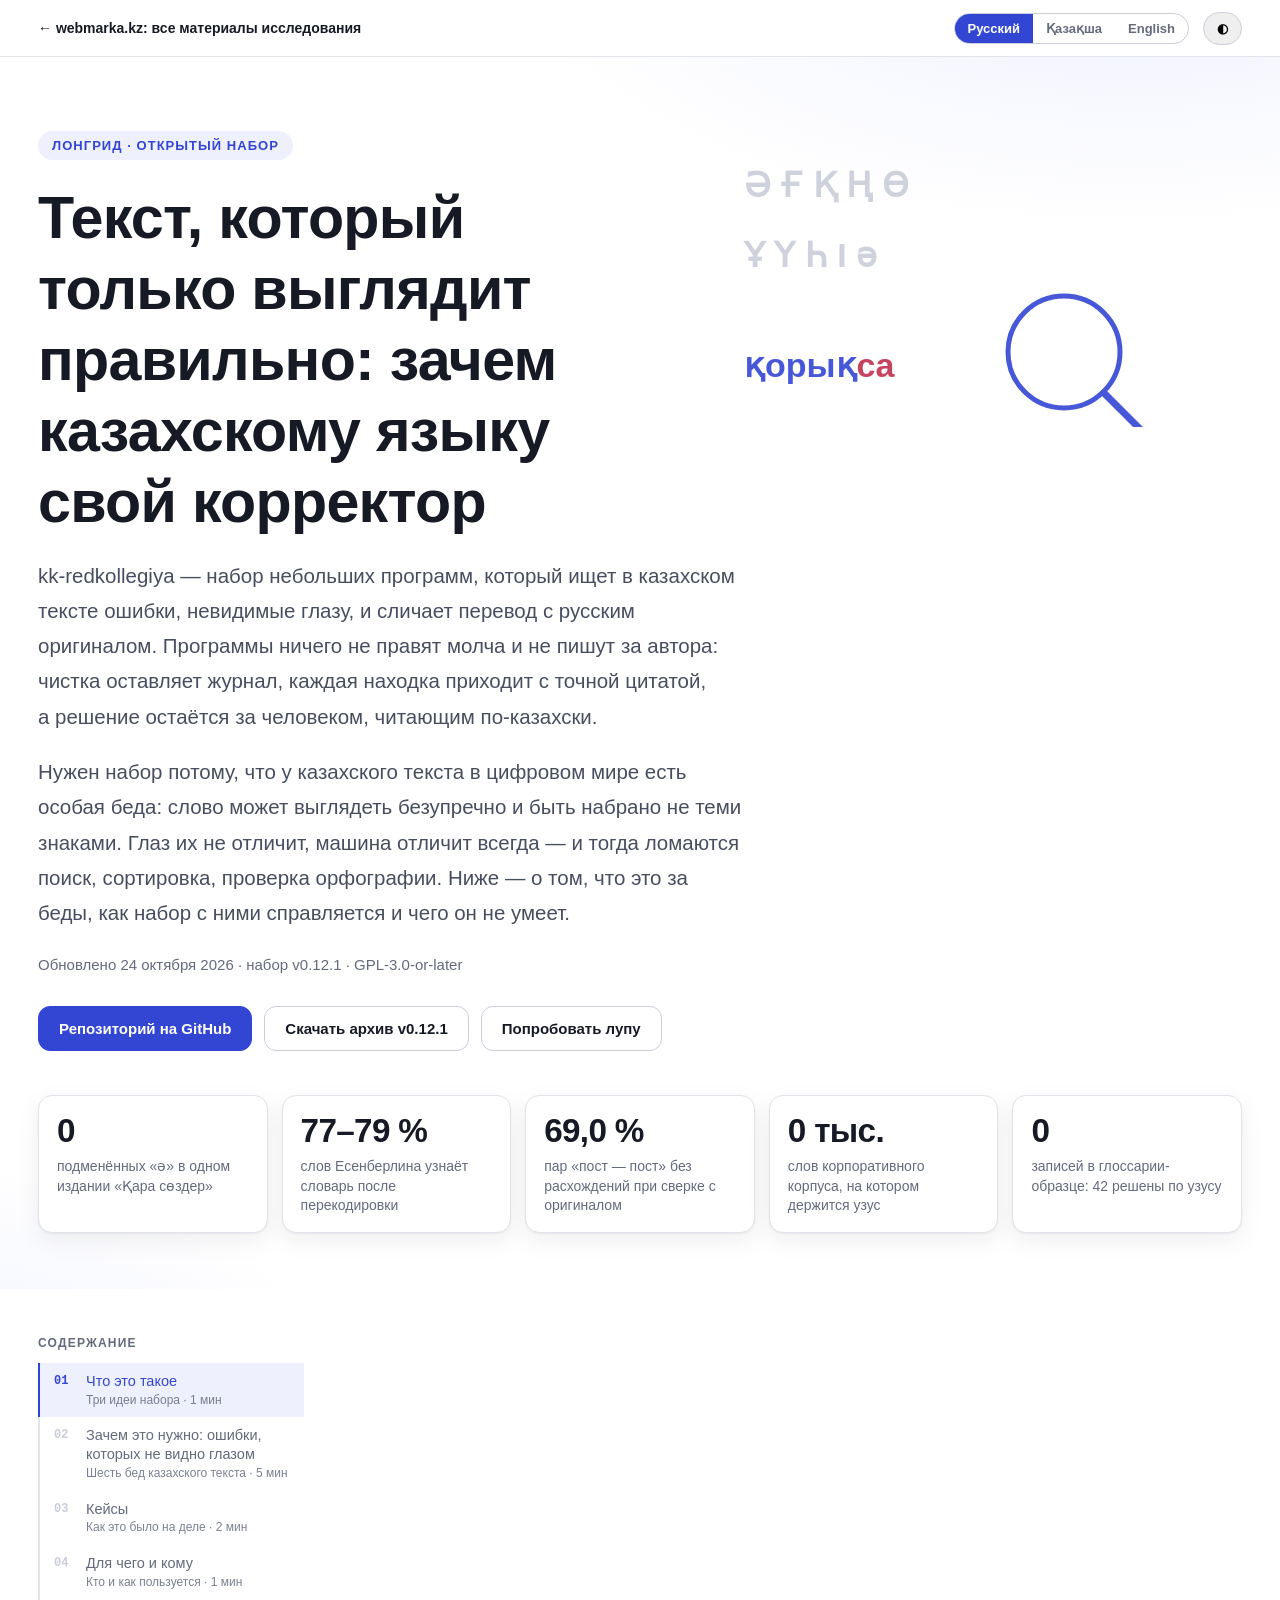
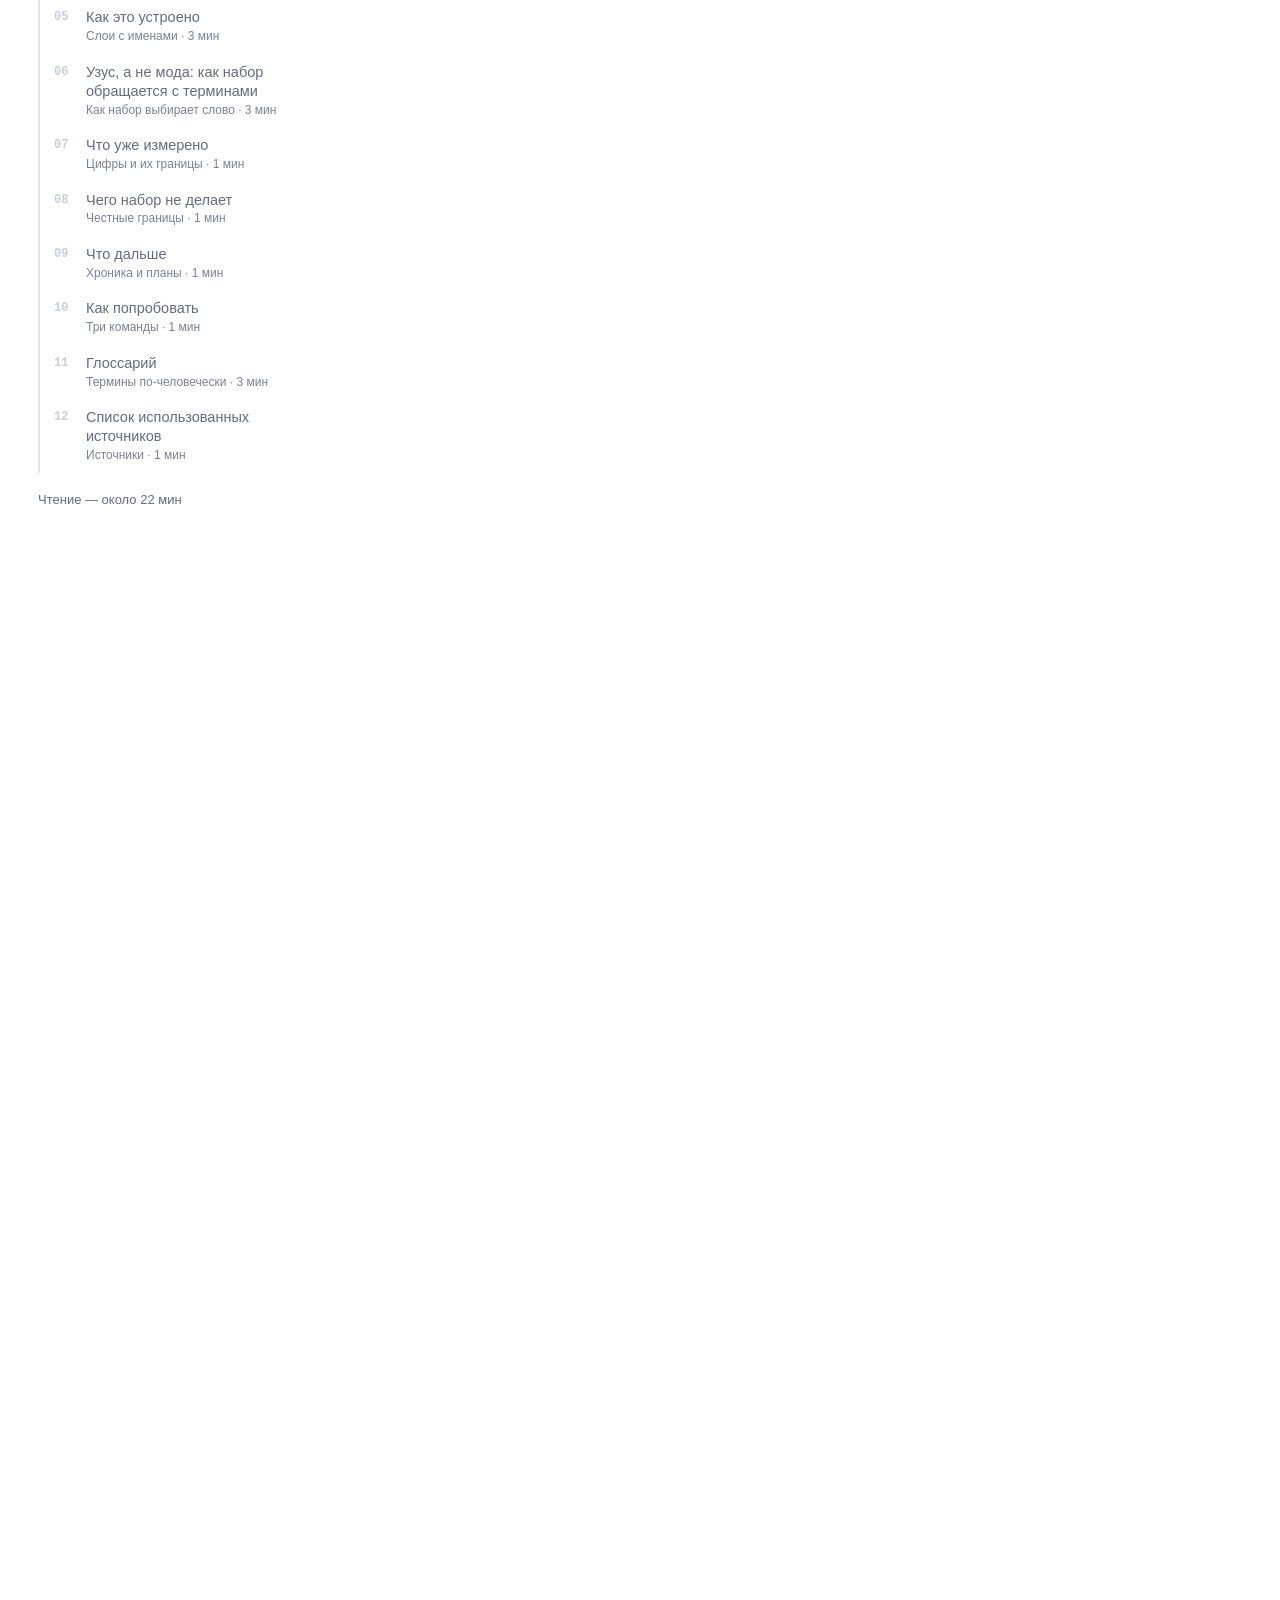
<file: docs/index.html>
<!DOCTYPE html>
<html lang="ru"><head><meta charset="utf-8"><title>kk-redkollegiya</title>
<link rel="canonical" href="https://webmarka.kz/research/kk-redkollegiya/">
<meta http-equiv="refresh" content="0; url=longread/"></head><body><a href="longread/">kk-redkollegiya — лонгрид</a></body></html>
</file>
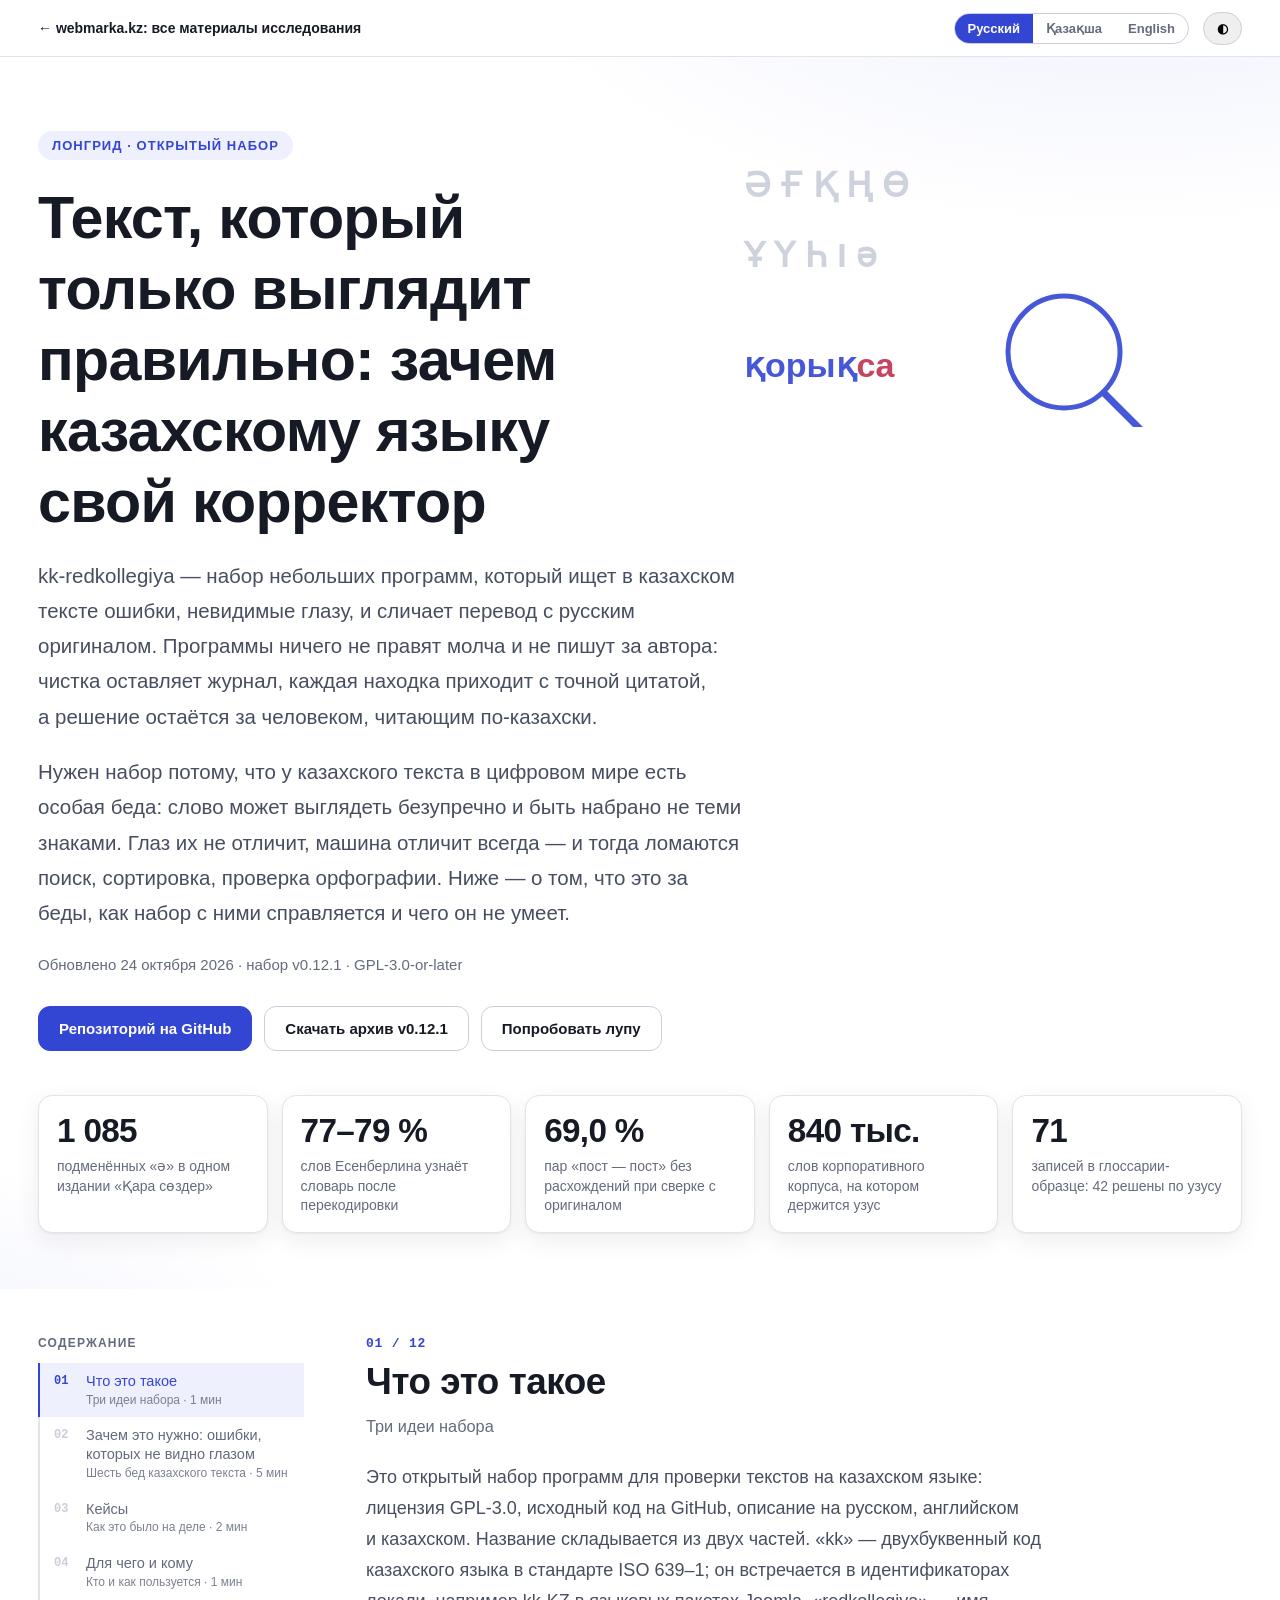
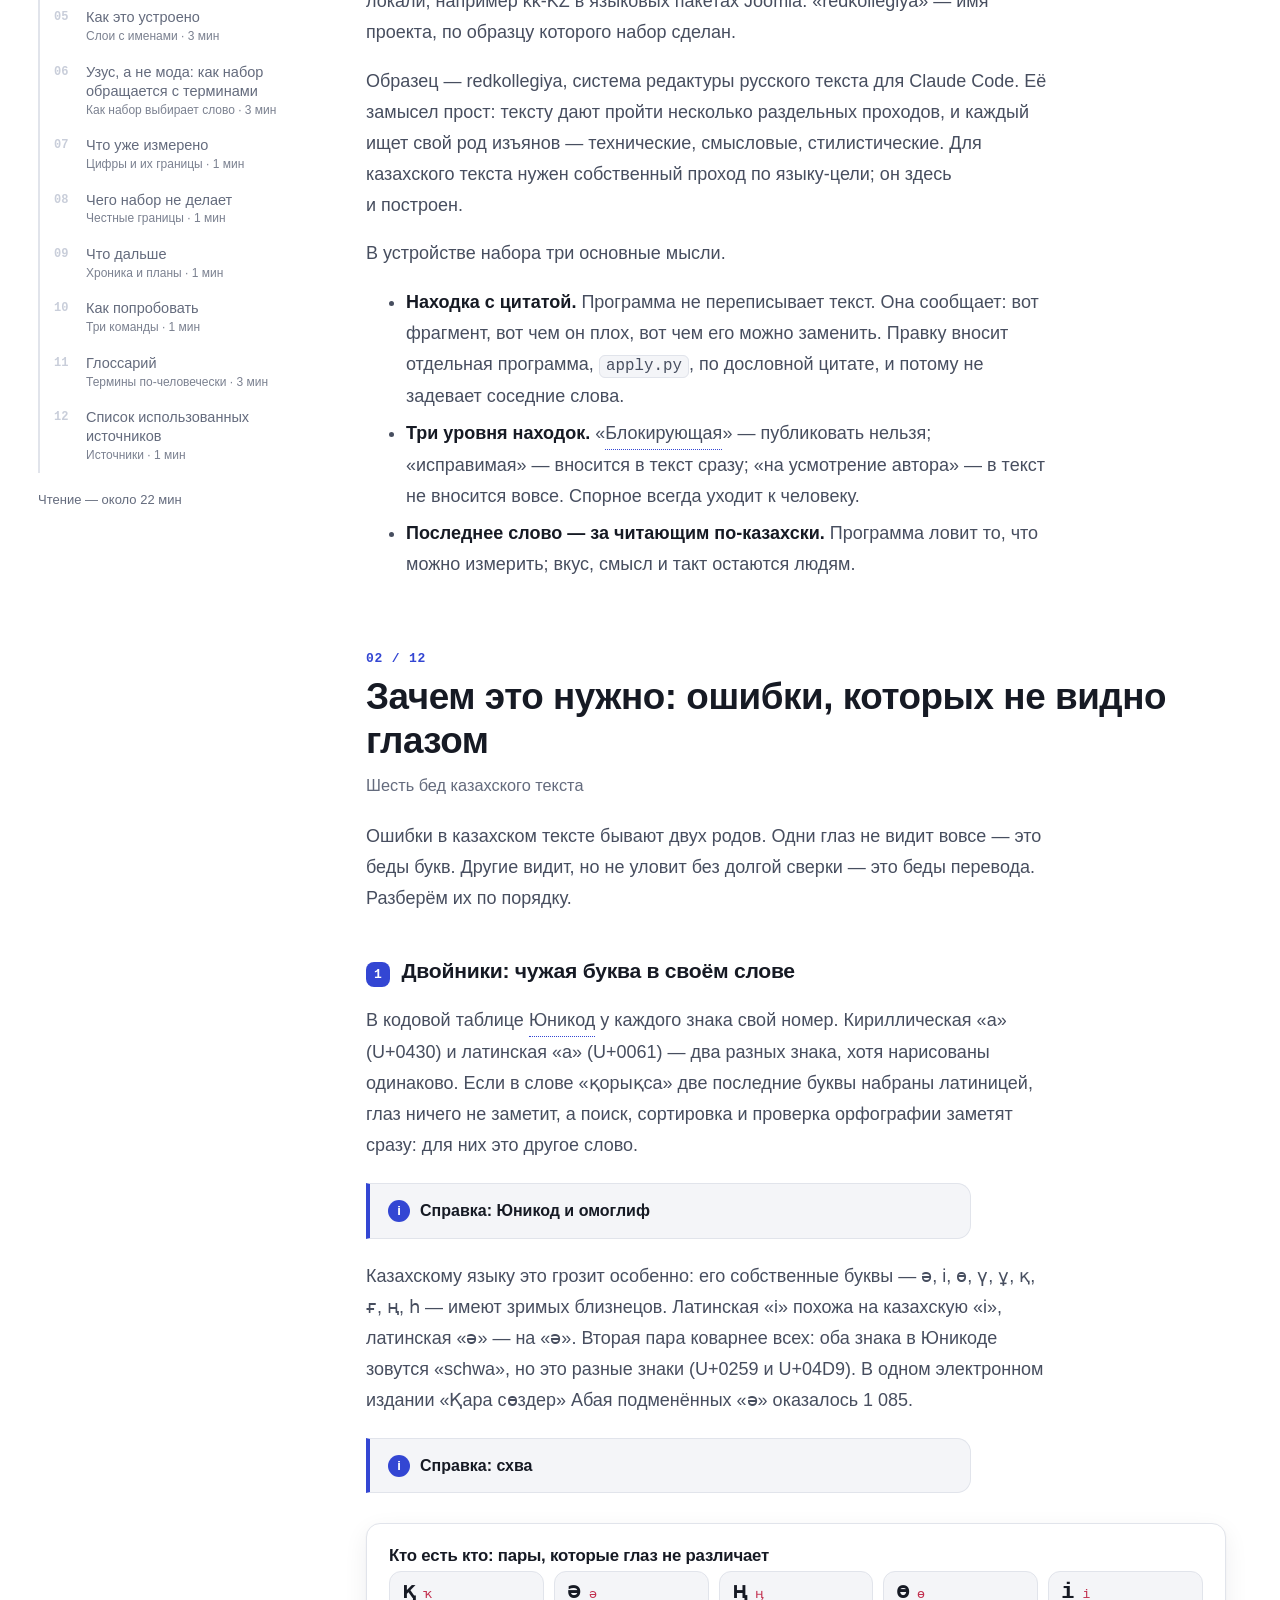
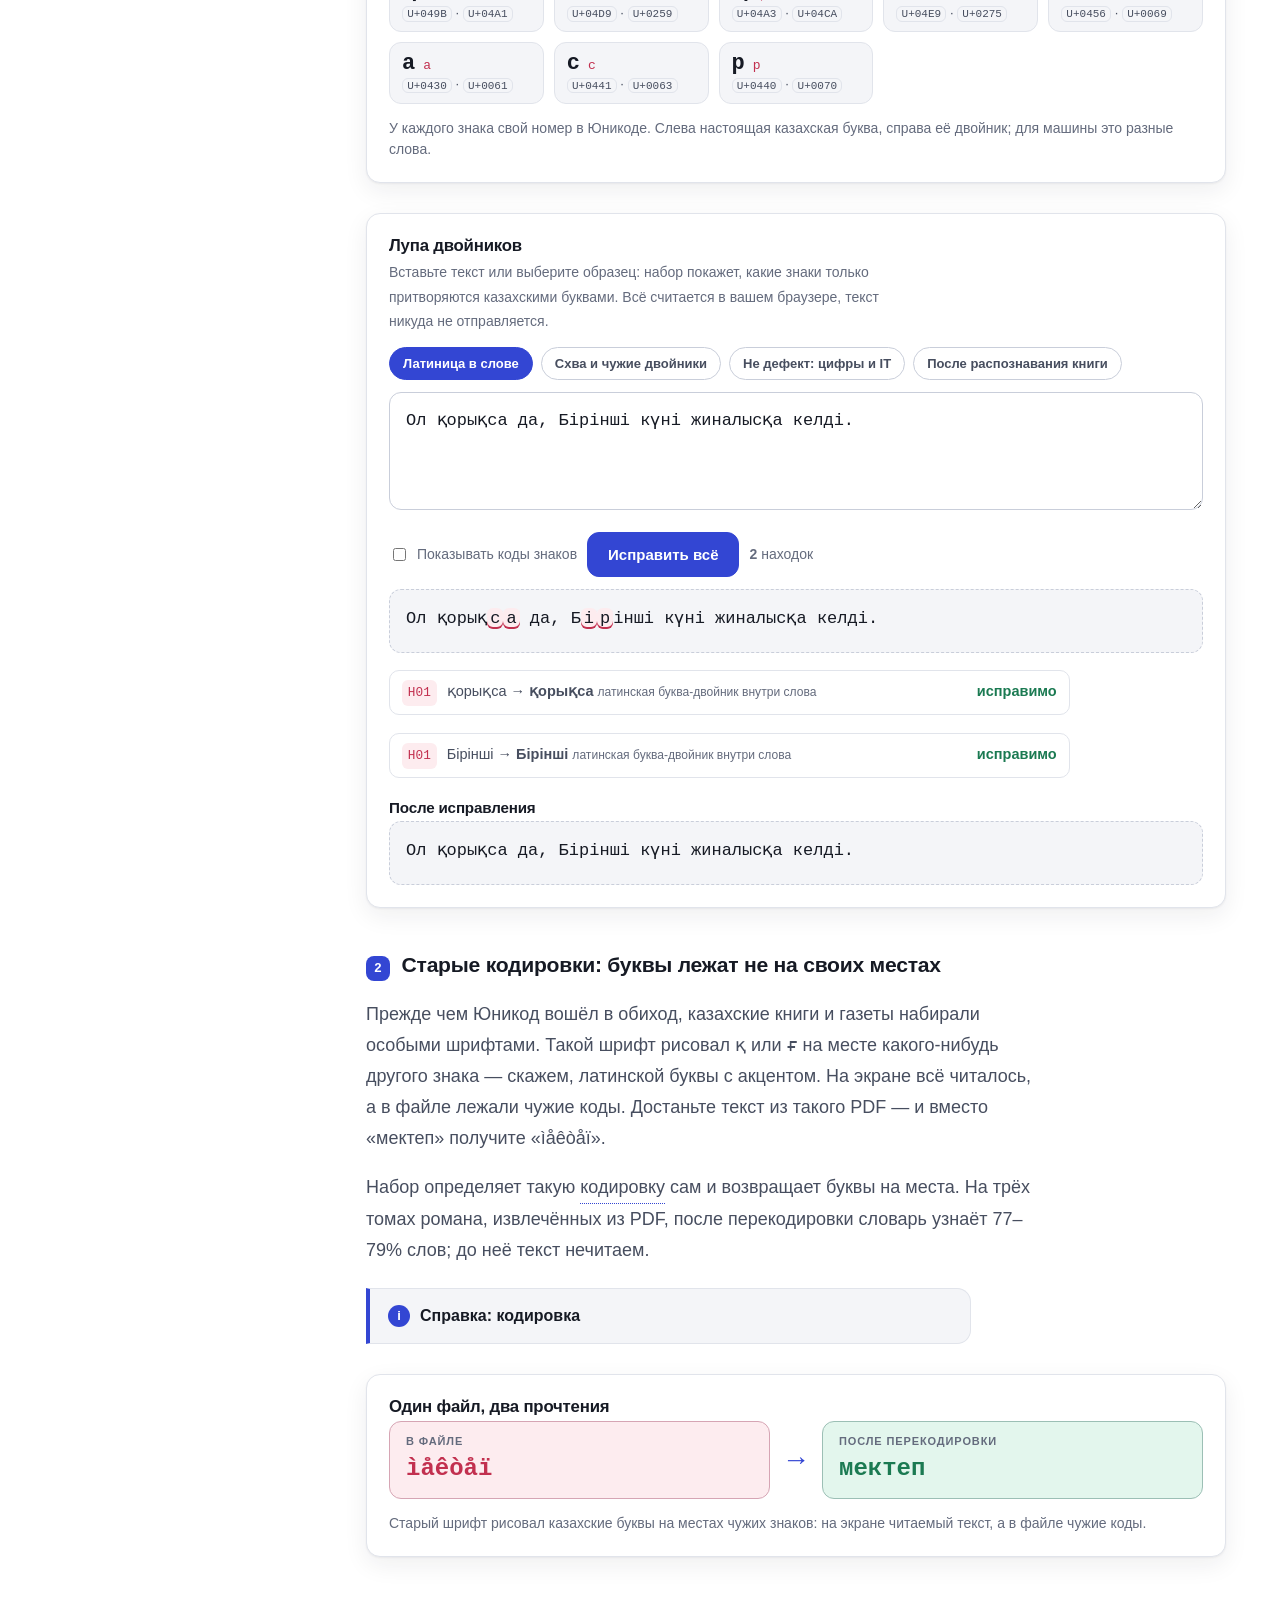
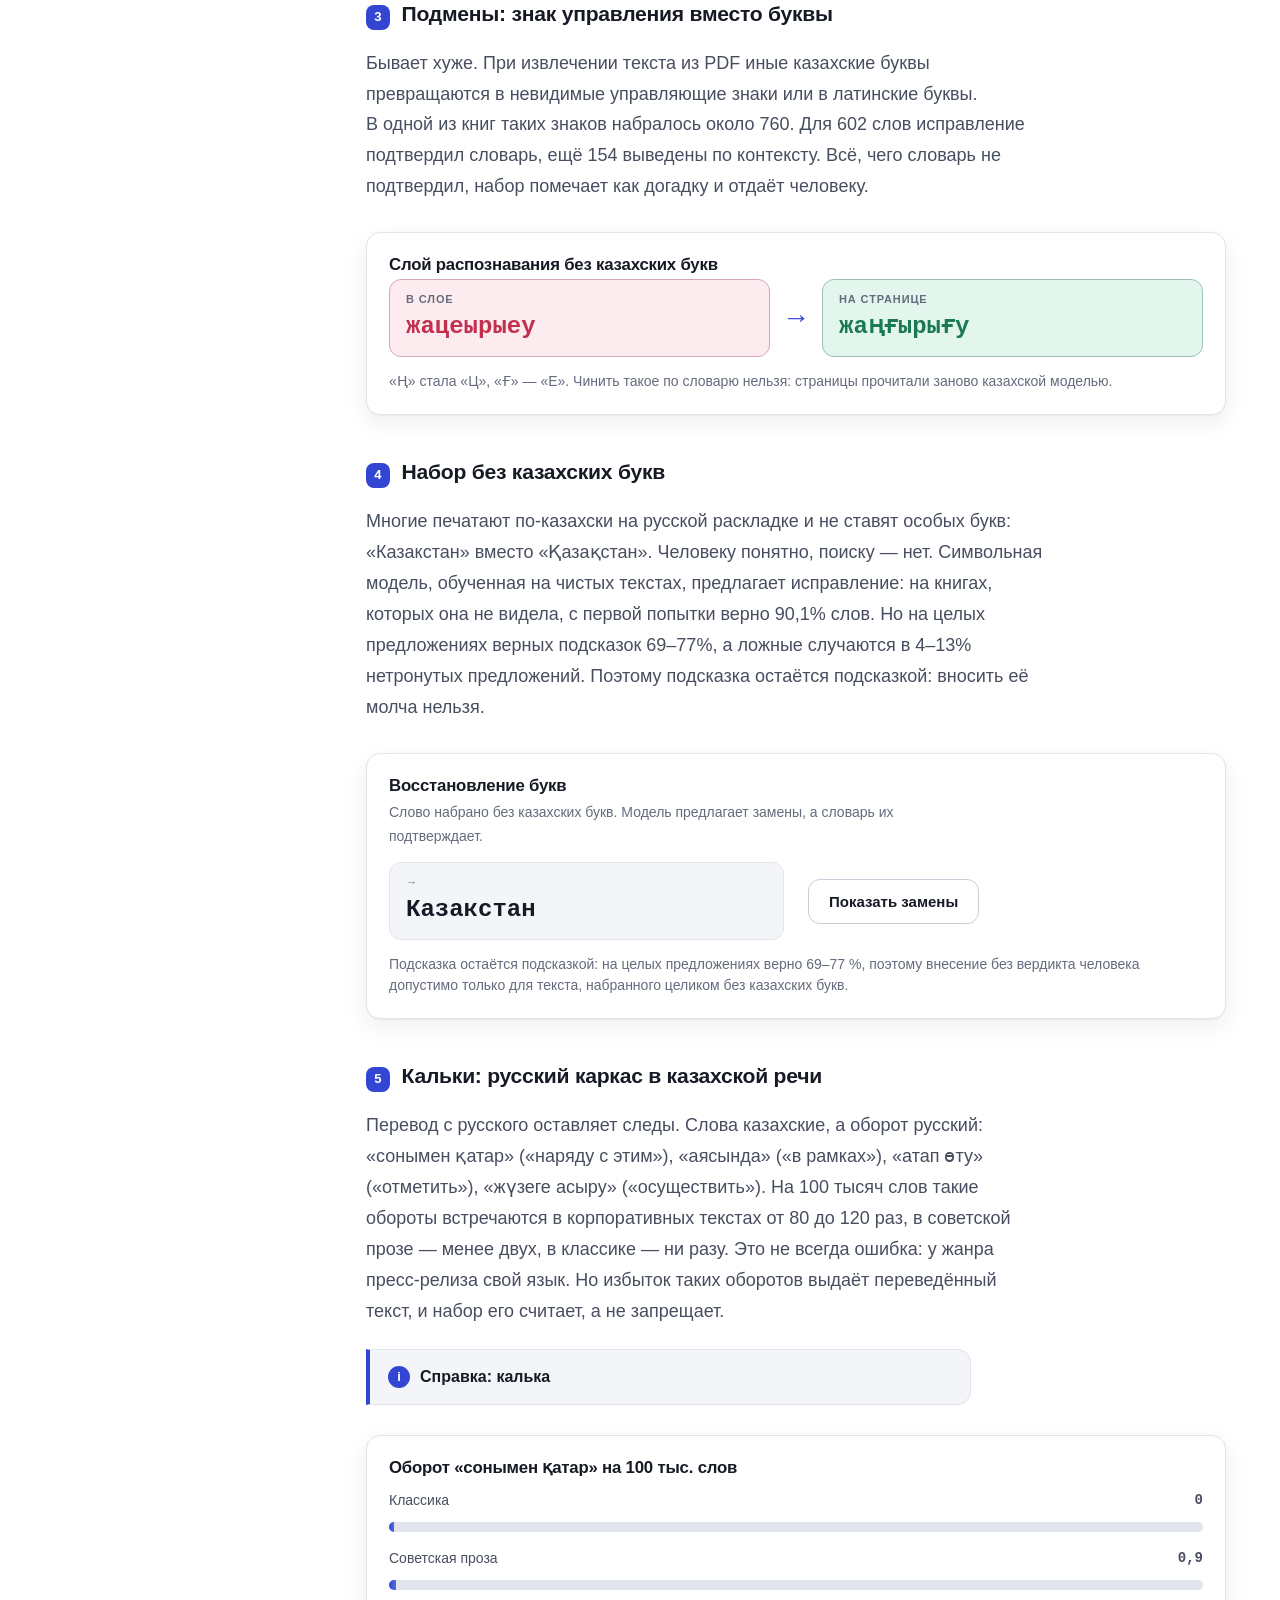
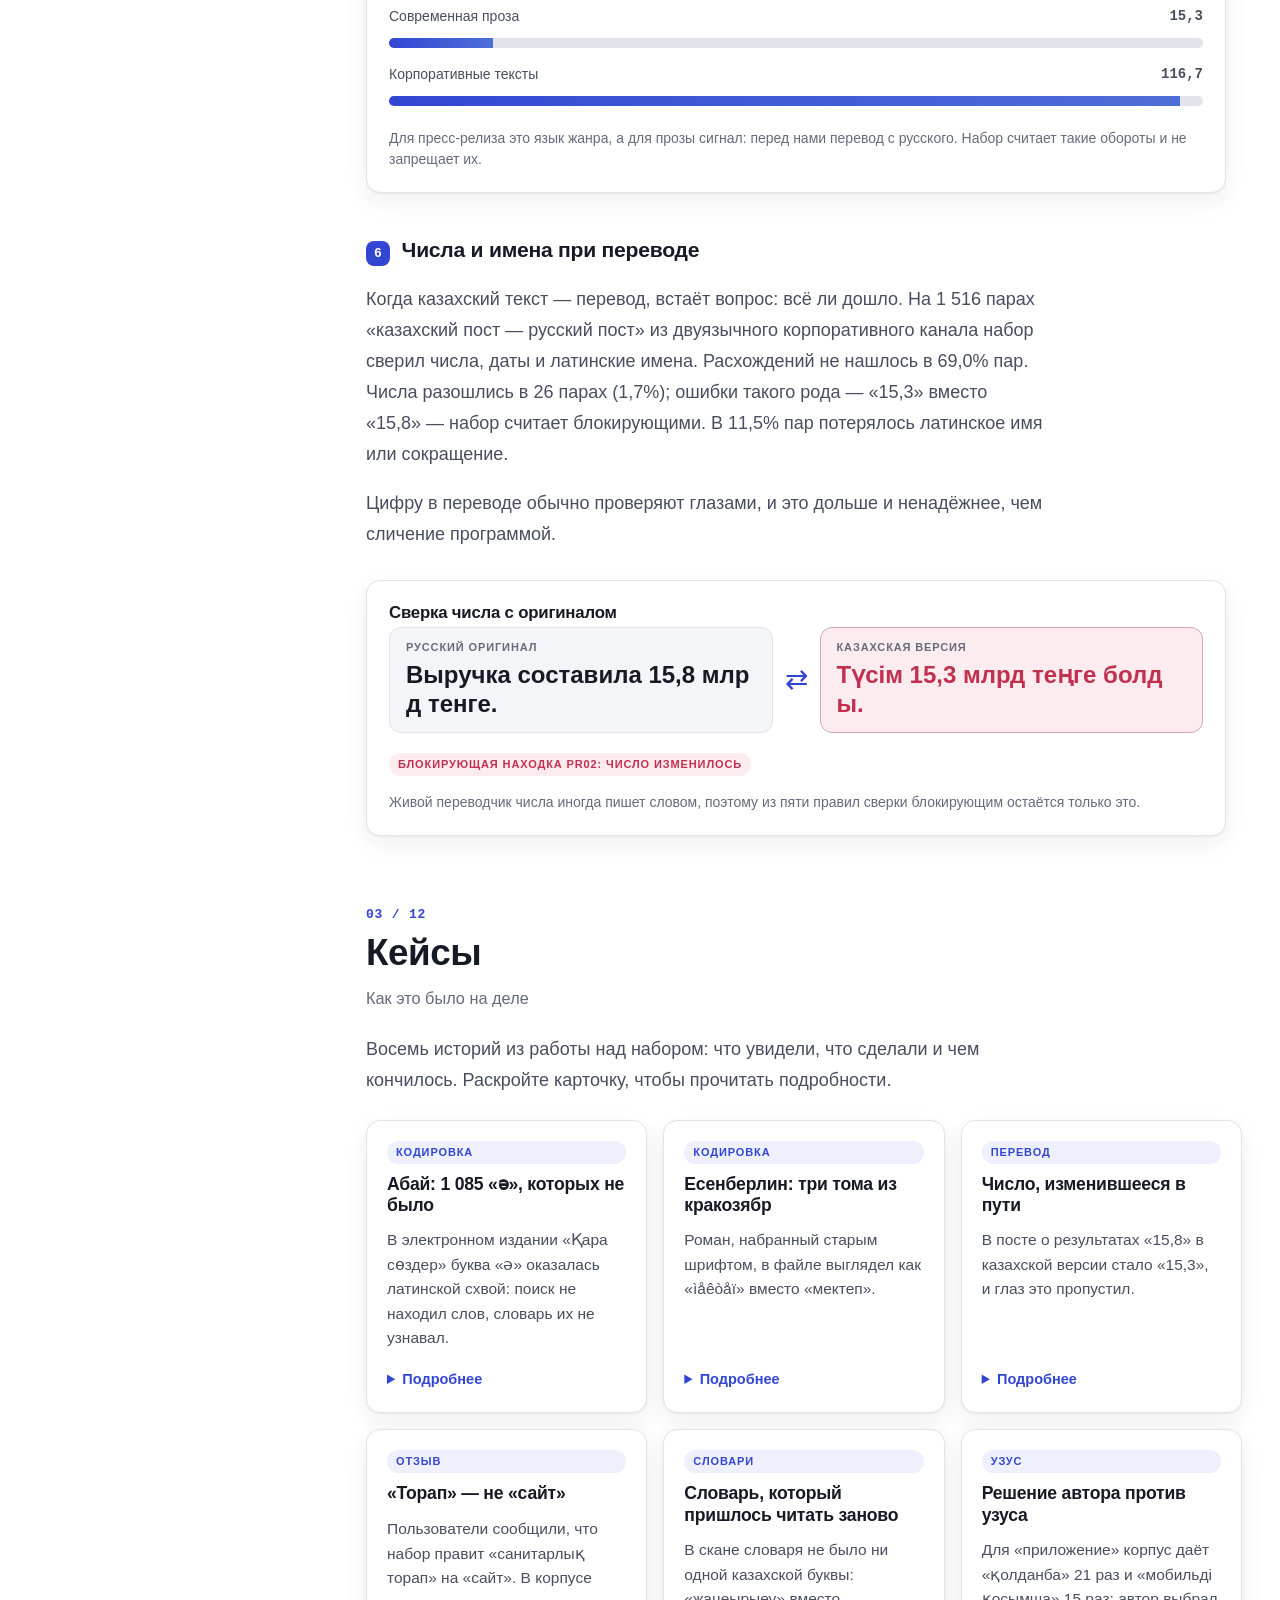
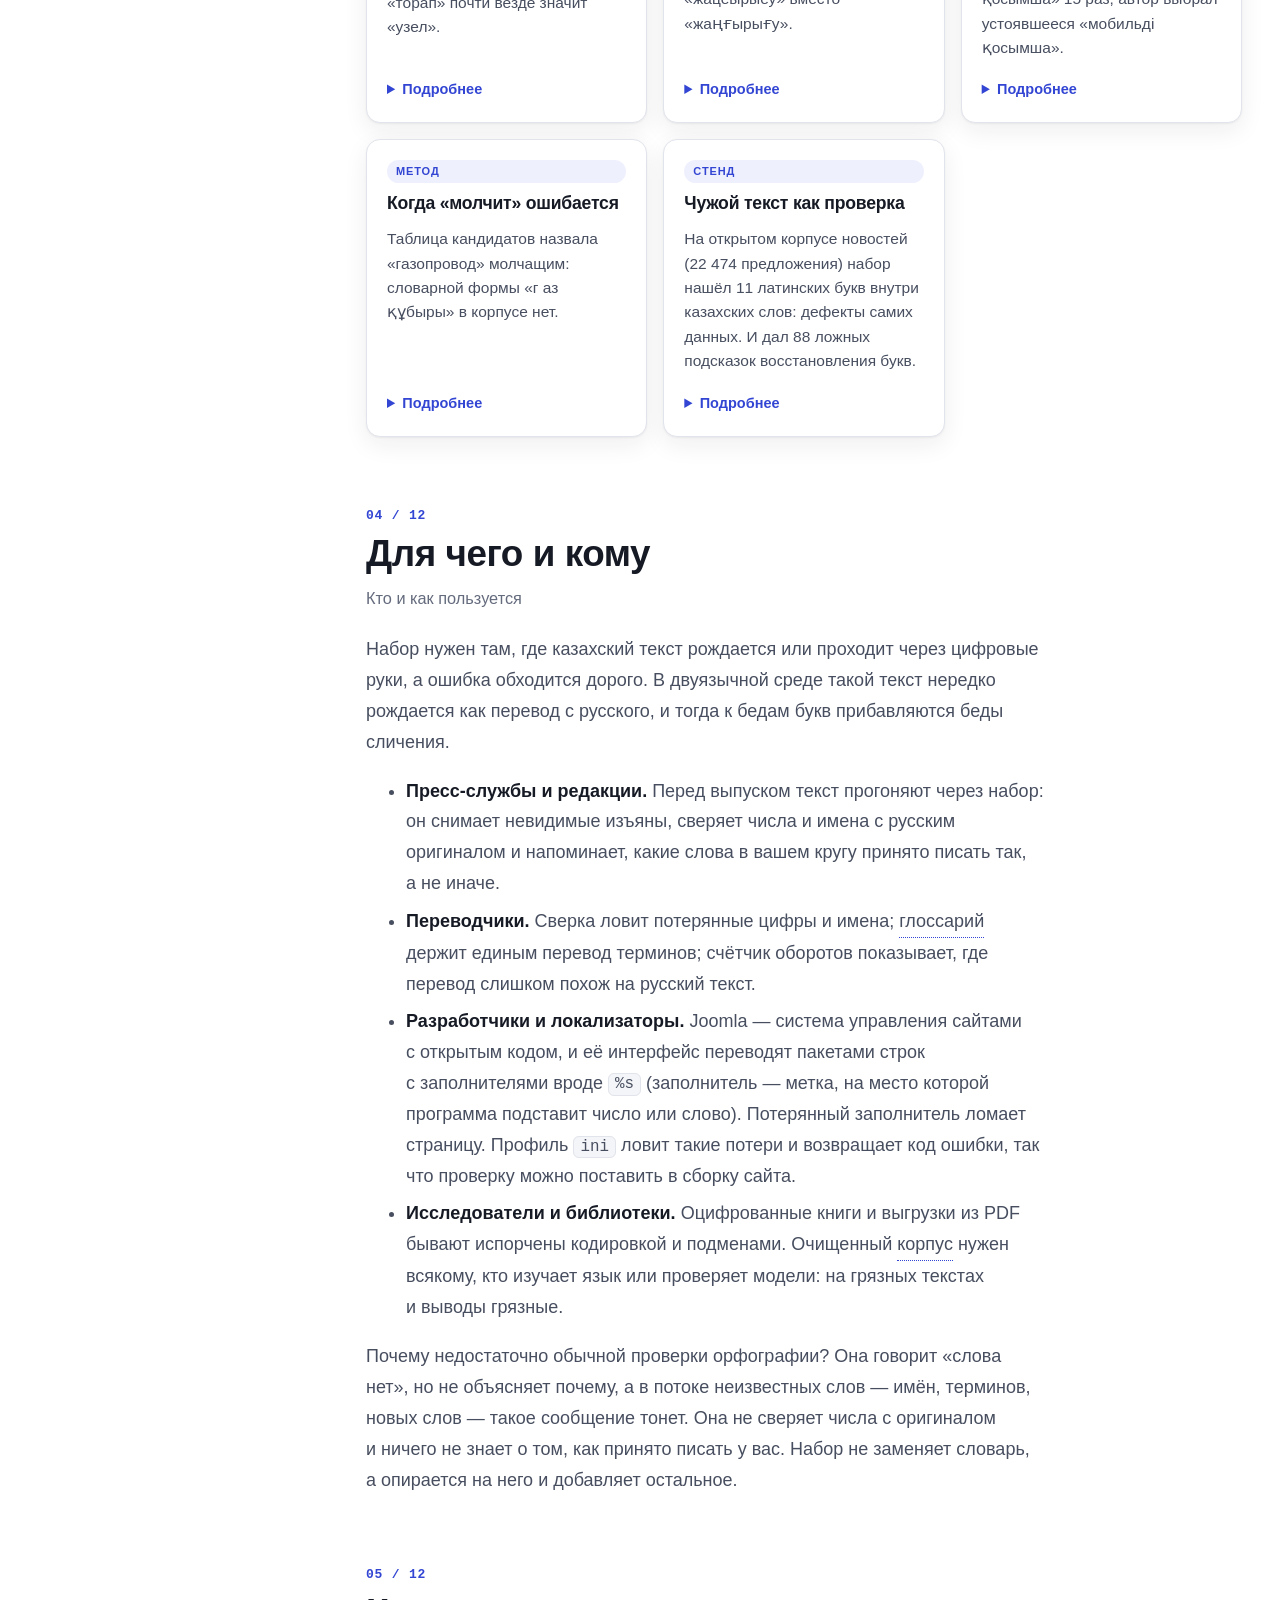
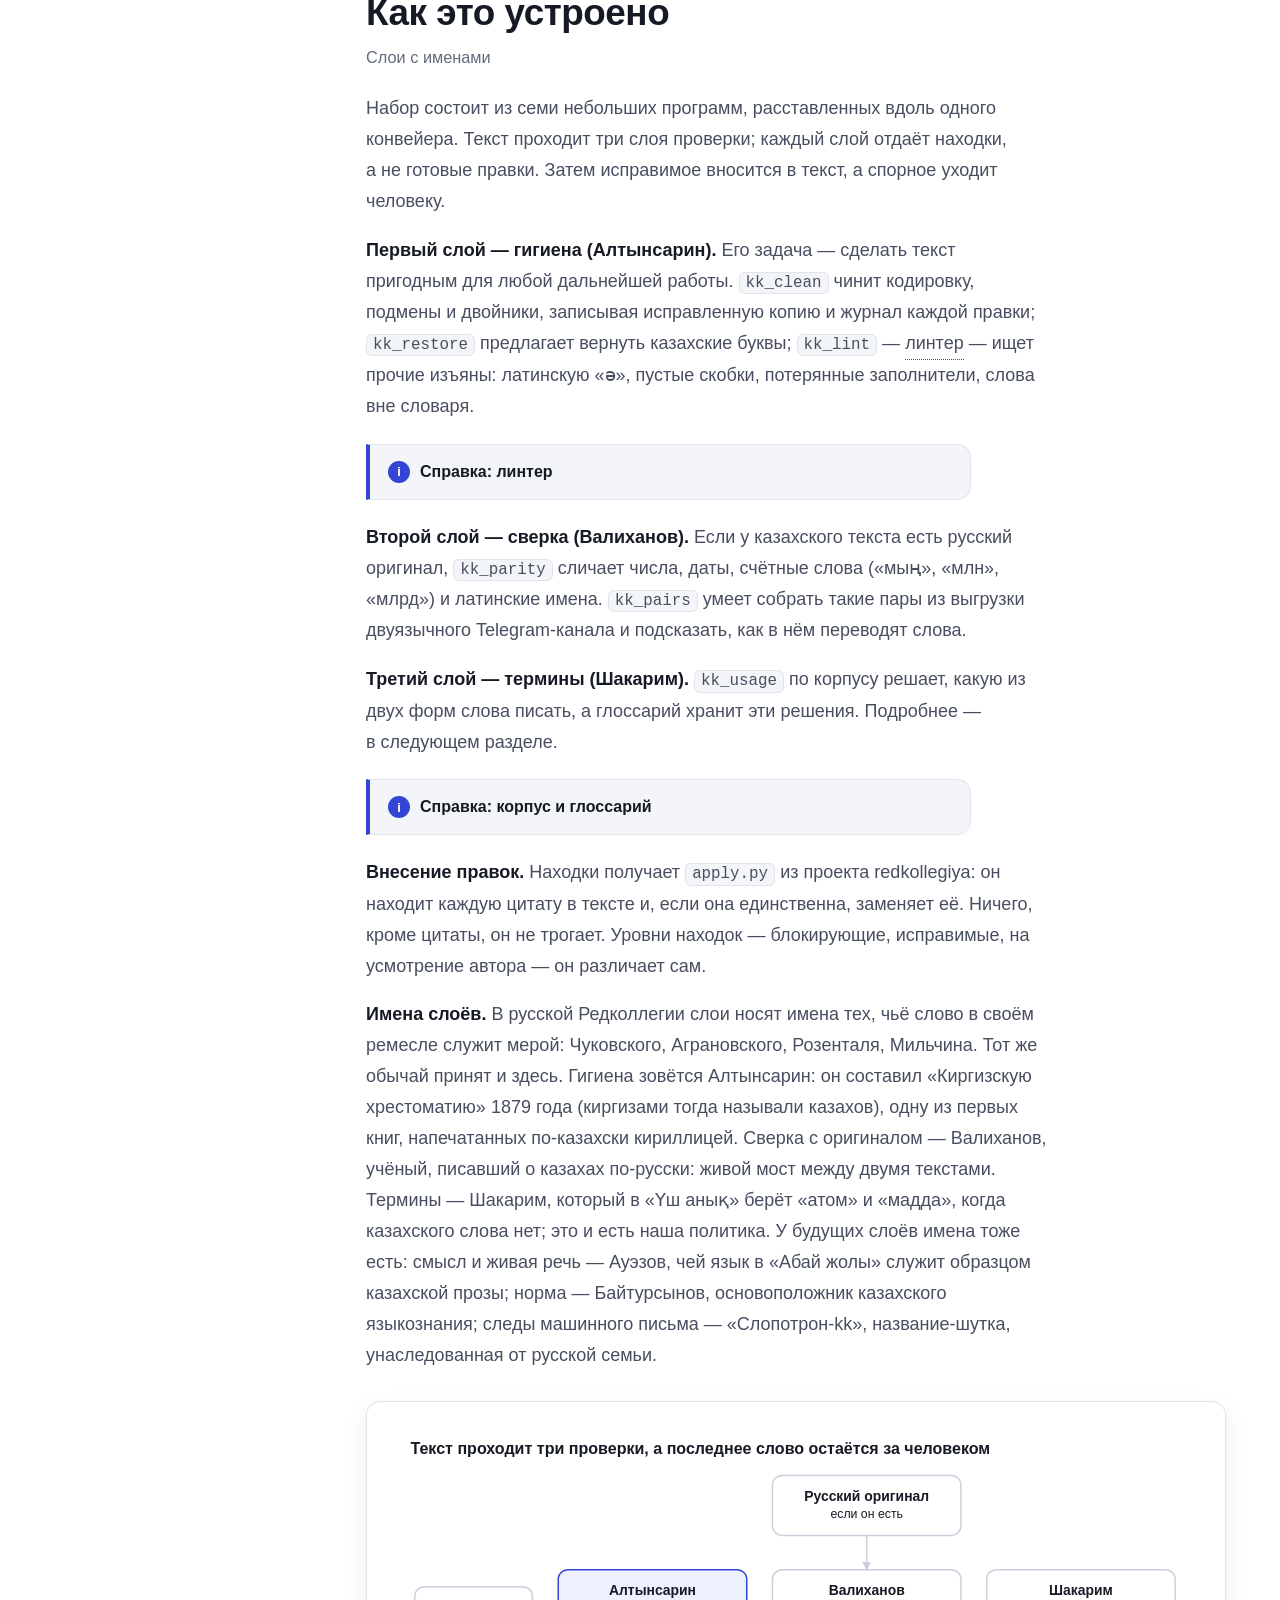
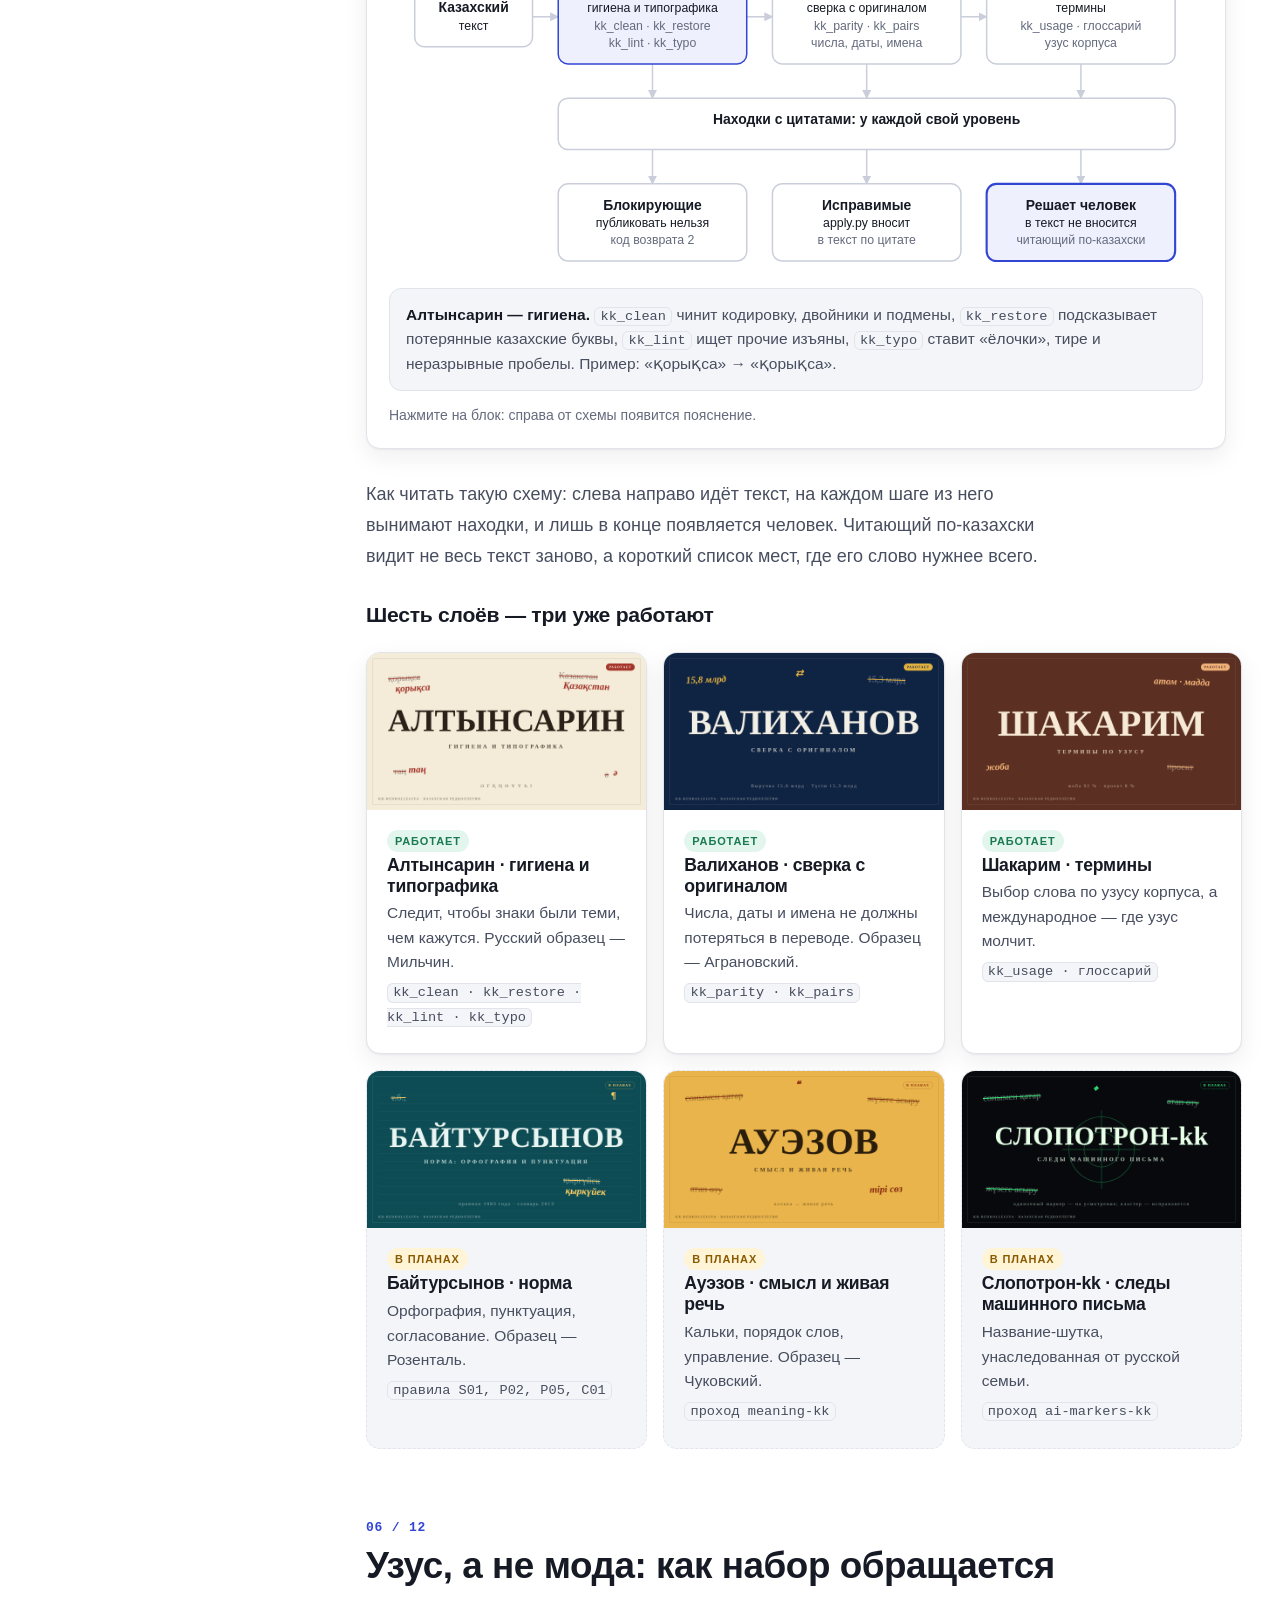
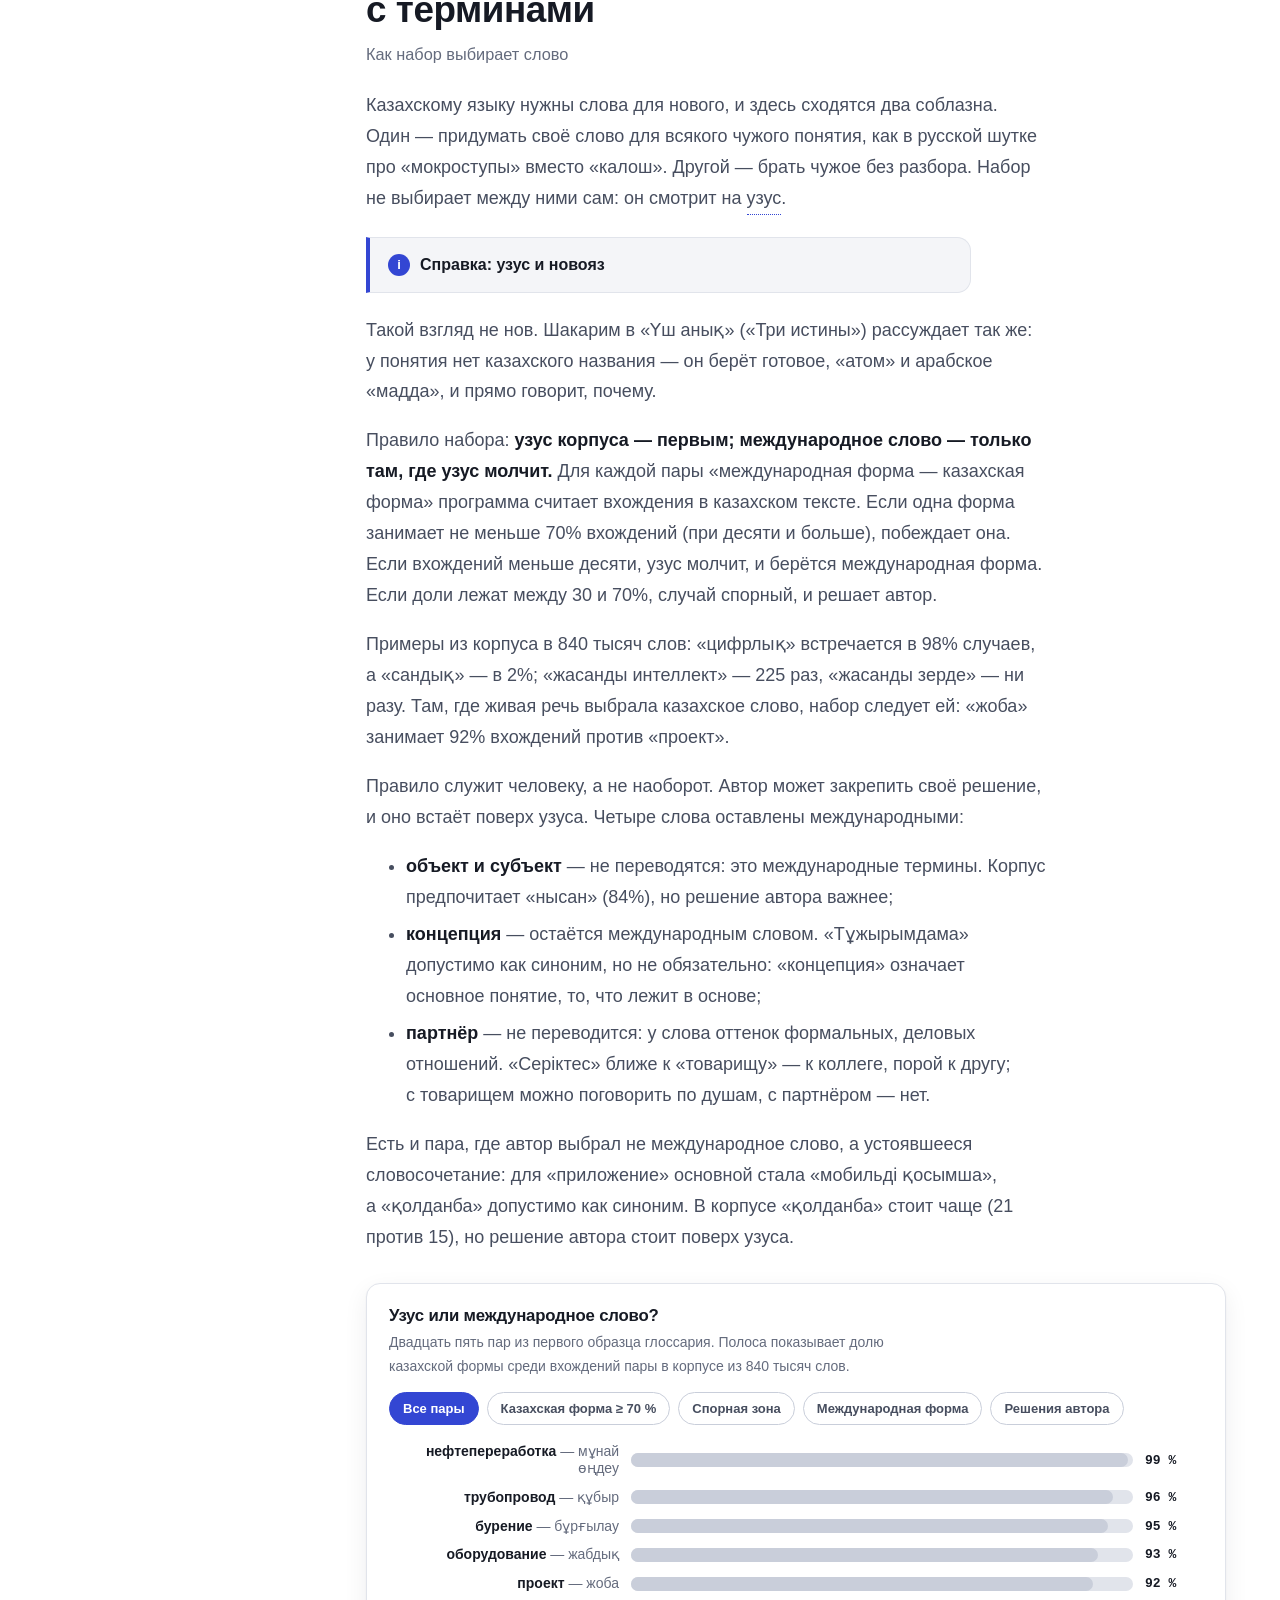
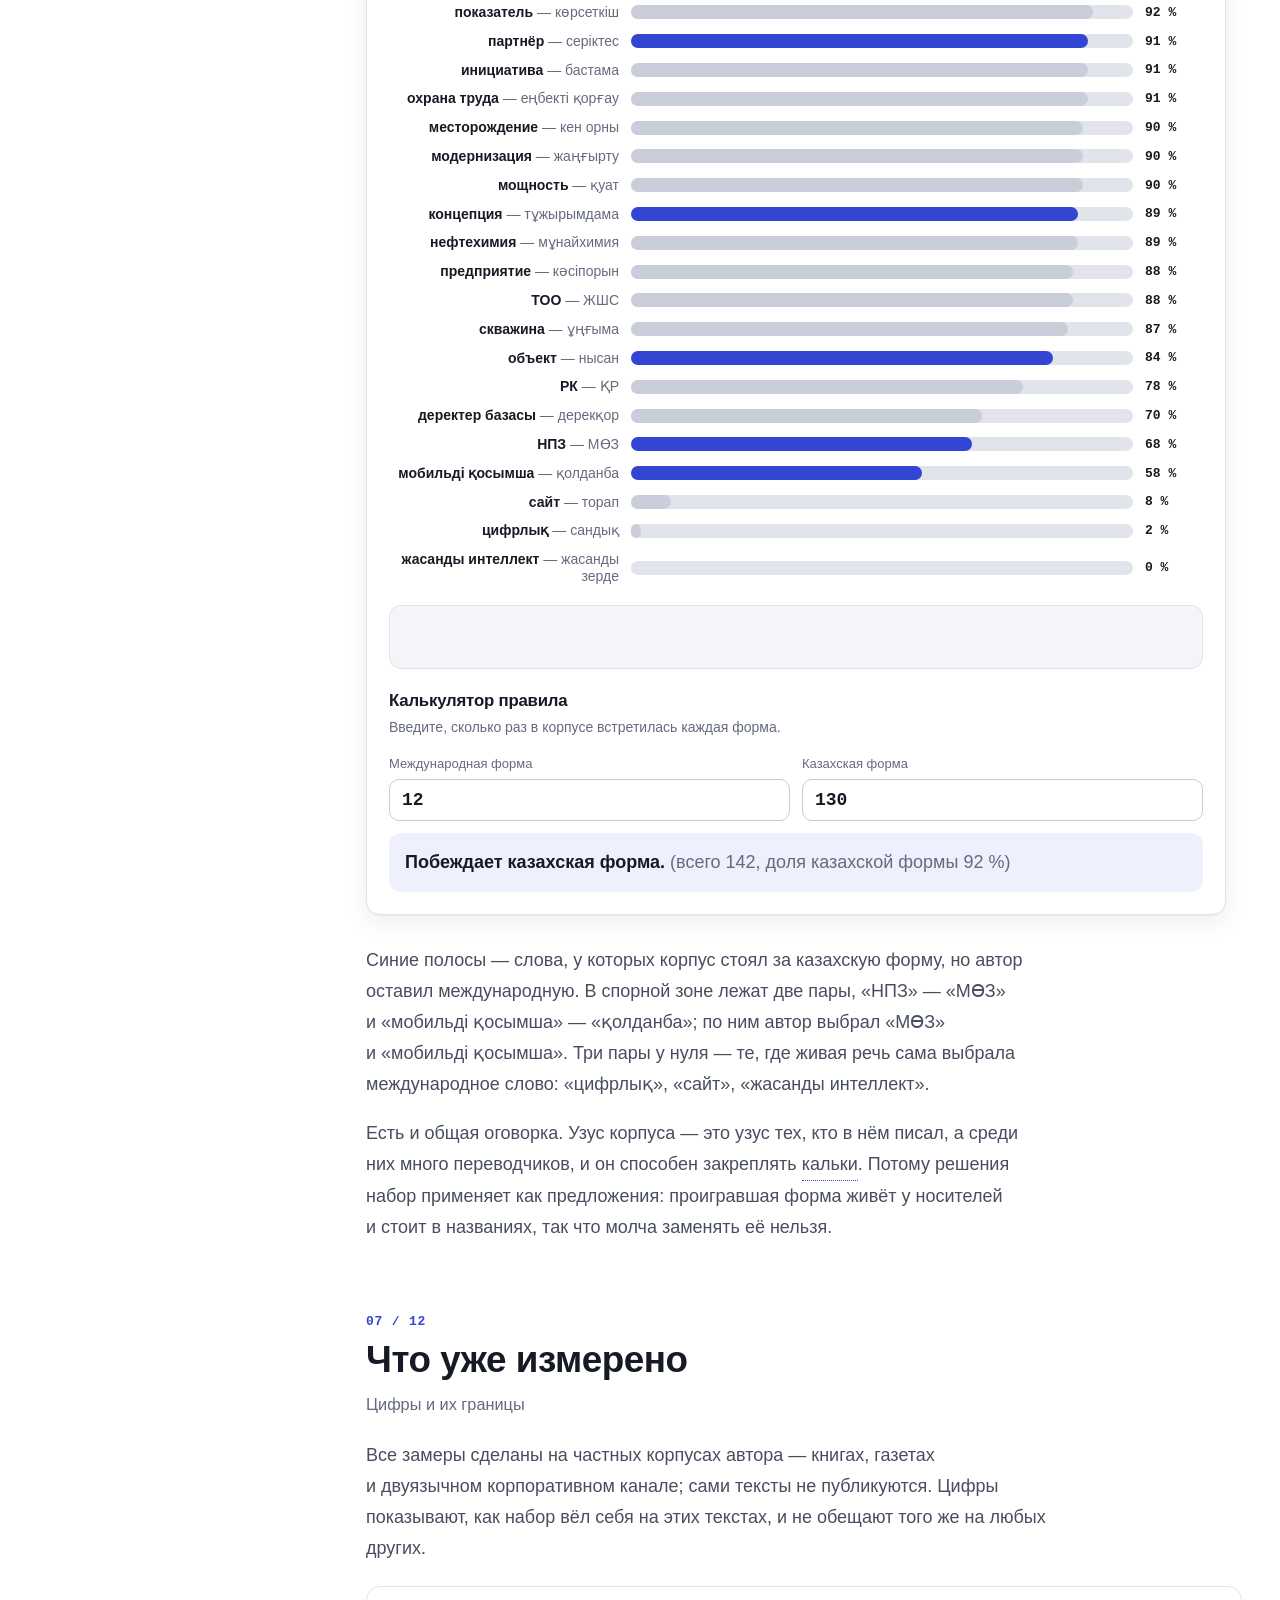
<file: docs/longread/index.html>
<!DOCTYPE html>
<html lang="ru">
<head>
<meta charset="utf-8">
<meta name="viewport" content="width=device-width, initial-scale=1">
<!-- build: kk-redkollegiya longread, набор v0.12.1, 2026-10-24 -->
<!-- ссылка «все материалы исследования» уже есть в шапке страницы -->
<title>kk-redkollegiya: зачем казахскому языку свой корректор — лонгрид — Webmarka</title>
<meta name="description" content="Открытый набор программ для проверки казахских текстов и переводов: кодировка, двойники, сверка с оригиналом, термины по узусу. Лонгрид с живыми примерами.">
<link rel="canonical" href="https://webmarka.kz/research/kk-redkollegiya/">
<link rel="alternate" hreflang="ru" href="https://webmarka.kz/research/kk-redkollegiya/"><link rel="alternate" hreflang="kk" href="https://webmarka.kz/research/kk-redkollegiya/kk/"><link rel="alternate" hreflang="en" href="https://webmarka.kz/research/kk-redkollegiya/en/"><link rel="alternate" hreflang="x-default" href="https://webmarka.kz/research/kk-redkollegiya/">
<meta name="theme-color" content="#ffffff">
<meta name="author" content="Бейбит Саханов">
<meta property="og:type" content="article"><meta property="og:site_name" content="Webmarka"><meta property="og:locale" content="ru_RU">
<meta property="og:url" content="https://webmarka.kz/research/kk-redkollegiya/"><meta property="og:title" content="kk-redkollegiya: зачем казахскому языку свой корректор"><meta property="og:description" content="Открытый набор программ для проверки казахских текстов и переводов: кодировка, двойники, сверка с оригиналом, термины по узусу. Лонгрид с живыми примерами.">
<meta property="og:image" content="https://webmarka.kz/assets/media/2026/kk-redkollegiya-og.jpg"><meta name="twitter:card" content="summary_large_image">
<link rel="icon" href="https://webmarka.kz/assets/img/favicon.svg" type="image/svg+xml">
<link rel="stylesheet" href="assets/longread.css?v=0.12.1">
<script type="application/ld+json">{"@context": "https://schema.org", "@graph": [{"@type": "TechArticle", "@id": "https://webmarka.kz/research/kk-redkollegiya/#article", "headline": "Текст, который только выглядит правильно: зачем казахскому языку свой корректор", "inLanguage": "ru", "datePublished": "2026-10-13", "dateModified": "2026-10-24", "author": {"@id": "https://webmarka.kz/#person"}, "mainEntityOfPage": "https://webmarka.kz/research/kk-redkollegiya/", "image": "https://webmarka.kz/assets/media/2026/kk-redkollegiya-og.jpg", "about": {"@type": "SoftwareSourceCode", "name": "kk-redkollegiya", "codeRepository": "https://github.com/bsakhanov/kk-redkollegiya", "license": "https://www.gnu.org/licenses/gpl-3.0.html"}}]}</script>
</head>
<body>
<header class="bar-top"><div class="wrap"><a class="back" href="https://webmarka.kz/research/">← webmarka.kz: все материалы исследования</a><span class="sp"></span><nav class="seg" aria-label="language"><a aria-current="page" lang="ru">Русский</a><a href="kk/" hreflang="kk" lang="kk">Қазақша</a><a href="en/" hreflang="en" lang="en">English</a></nav>
<button class="seg" id="theme" type="button" style="padding:8px 13px;font-weight:600;font-size:13px" aria-label="Тема">◐</button></div><div class="prog"></div></header>
<main>
<div class="hero"><div class="wrap"><svg class="lk" viewBox="0 0 520 300" aria-hidden="true"><text x="10" y="70" class="ghost">Ә Ғ Қ Ң Ө</text><text x="10" y="140" class="ghost">Ұ Ү Һ І ә</text><text x="10" y="250">қорық<tspan fill="var(--bad)">ca</tspan></text><circle cx="330" cy="225" r="56" fill="none" stroke="var(--pri)" stroke-width="5"/><path d="M370 266L410 306" stroke="var(--pri)" stroke-width="7" stroke-linecap="round"/></svg><span class="kick">Лонгрид · открытый набор</span><h1>Текст, который только выглядит правильно: зачем казахскому языку свой корректор</h1><div class="lead"><p>kk-redkollegiya — набор небольших программ, который ищет в казахском тексте ошибки, невидимые глазу, и сличает перевод с русским оригиналом. Программы ничего не правят молча и не пишут за автора: чистка оставляет журнал, каждая находка приходит с точной цитатой, а решение остаётся за человеком, читающим по-казахски.</p><p>Нужен набор потому, что у казахского текста в цифровом мире есть особая беда: слово может выглядеть безупречно и быть набрано не теми знаками. Глаз их не отличит, машина отличит всегда — и тогда ломаются поиск, сортировка, проверка орфографии. Ниже — о том, что это за беды, как набор с ними справляется и чего он не умеет.</p></div>
<p class="meta">Обновлено 24 октября 2026 · набор v0.12.1 · GPL-3.0-or-later</p>
<div class="cta"><a class="btn pri" href="https://github.com/bsakhanov/kk-redkollegiya">Репозиторий на GitHub</a><a class="btn" href="https://github.com/bsakhanov/kk-redkollegiya/releases/latest">Скачать архив v0.12.1</a><a class="btn" href="#pg">Попробовать лупу</a></div>
<div class="stats"><div class="stat"><b data-count=1085 data-suf="">0</b><span>подменённых «ә» в одном издании «Қара сөздер»</span></div><div class="stat"><b>77–79 %</b><span>слов Есенберлина узнаёт словарь после перекодировки</span></div><div class="stat"><b>69,0 %</b><span>пар «пост — пост» без расхождений при сверке с оригиналом</span></div><div class="stat"><b data-count=840 data-suf=" тыс.">0 тыс.</b><span>слов корпоративного корпуса, на котором держится узус</span></div><div class="stat"><b data-count=71 data-suf="">0</b><span>записей в глоссарии-образце: 42 решены по узусу</span></div></div></div></div>
<div class="wrap layout"><aside class="toc" aria-label="Содержание"><h2>Содержание</h2><ol><li><a href="#s1"><i>01</i><span>Что это такое<small>Три идеи набора</small></span></a></li><li><a href="#s2"><i>02</i><span>Зачем это нужно: ошибки, которых не видно глазом<small>Шесть бед казахского текста</small></span></a></li><li><a href="#s3"><i>03</i><span>Кейсы<small>Как это было на деле</small></span></a></li><li><a href="#s4"><i>04</i><span>Для чего и кому<small>Кто и как пользуется</small></span></a></li><li><a href="#s5"><i>05</i><span>Как это устроено<small>Слои с именами</small></span></a></li><li><a href="#s6"><i>06</i><span>Узус, а не мода: как набор обращается с терминами<small>Как набор выбирает слово</small></span></a></li><li><a href="#s7"><i>07</i><span>Что уже измерено<small>Цифры и их границы</small></span></a></li><li><a href="#s8"><i>08</i><span>Чего набор не делает<small>Честные границы</small></span></a></li><li><a href="#s9"><i>09</i><span>Что дальше<small>Хроника и планы</small></span></a></li><li><a href="#s10"><i>10</i><span>Как попробовать<small>Три команды</small></span></a></li><li><a href="#s11"><i>11</i><span>Глоссарий<small>Термины по-человечески</small></span></a></li><li><a href="#s12"><i>12</i><span>Список использованных источников<small>Источники</small></span></a></li></ol><p class="eta" id="eta" data-t="Чтение — около {n} мин"></p></aside>
<article><section id="s1" class="rv"><h2><span class="n">01 / 12</span>Что это такое</h2><p class="sub">Три идеи набора</p><p>Это открытый набор программ для проверки текстов на казахском языке: лицензия GPL-3.0, исходный код на GitHub, описание на русском, английском и казахском. Название складывается из двух частей. «kk» — двухбуквенный код казахского языка в стандарте ISO 639–1; он встречается в идентификаторах локали, например kk-KZ в языковых пакетах Joomla. «redkollegiya» — имя проекта, по образцу которого набор сделан.</p>
<p>Образец — redkollegiya, система редактуры русского текста для Claude Code. Её замысел прост: тексту дают пройти несколько раздельных проходов, и каждый ищет свой род изъянов — технические, смысловые, стилистические. Для казахского текста нужен собственный проход по языку-цели; он здесь и построен.</p>
<p>В устройстве набора три основные мысли.</p>
<ul>
<li><strong>Находка с цитатой.</strong> Программа не переписывает текст. Она сообщает: вот фрагмент, вот чем он плох, вот чем его можно заменить. Правку вносит отдельная программа, <code>apply.py</code>, по дословной цитате, и потому не задевает соседние слова.</li>
<li><strong>Три уровня находок.</strong> «<button class="term" type="button" data-t="blocker">Блокирующая</button>» — публиковать нельзя; «исправимая» — вносится в текст сразу; «на усмотрение автора» — в текст не вносится вовсе. Спорное всегда уходит к человеку.</li>
<li><strong>Последнее слово — за читающим по-казахски.</strong> Программа ловит то, что можно измерить; вкус, смысл и такт остаются людям.</li>
</ul></section><section id="s2" class="rv"><h2><span class="n">02 / 12</span>Зачем это нужно: ошибки, которых не видно глазом</h2><p class="sub">Шесть бед казахского текста</p><p>Ошибки в казахском тексте бывают двух родов. Одни глаз не видит вовсе — это беды букв. Другие видит, но не уловит без долгой сверки — это беды перевода. Разберём их по порядку.</p>
<h3><span class="no">1</span><span>Двойники: чужая буква в своём слове</span></h3>
<p>В кодовой таблице <button class="term" type="button" data-t="unicode">Юникод</button> у каждого знака свой номер. Кириллическая «а» (U+0430) и латинская «a» (U+0061) — два разных знака, хотя нарисованы одинаково. Если в слове «қорықса» две последние буквы набраны латиницей, глаз ничего не заметит, а поиск, сортировка и проверка орфографии заметят сразу: для них это другое слово.</p>
<details class="callout"><summary>Справка: Юникод и омоглиф</summary><p>Название «Юникод» (Unicode) задумано как намёк на единую универсальную кодировку: «уникальный, единый, универсальный». Слово «омоглиф» собрано из греческих <em>homós</em> — «одинаковый» и <em>glyphḗ</em> — «резьба, вырезанный знак»; так называют знак, неотличимый на вид от другого. В безопасности те же двойники служат для подделки адресов: сайт с латинской «а» в имени выглядит настоящим, а ведёт совсем в другое место.</p></details>
<p>Казахскому языку это грозит особенно: его собственные буквы — ә, і, ө, ү, ұ, қ, ғ, ң, һ — имеют зримых близнецов. Латинская «i» похожа на казахскую «і», латинская «ə» — на «ә». Вторая пара коварнее всех: оба знака в Юникоде зовутся «schwa», но это разные знаки (U+0259 и U+04D9). В одном электронном издании «Қара сөздер» Абая подменённых «ә» оказалось 1 085.</p>
<details class="callout"><summary>Справка: схва</summary><p>Название знака ə — «schwa» (по-русски «шва» или «схва») — восходит к древнееврейскому названию значка, которым в письме обозначали краткий неясный гласный или отсутствие гласного. Теперь так зовут и сам звук, и его знак.</p></details>
<figure class="fig rv"><h4>Кто есть кто: пары, которые глаз не различает</h4><div class="lg"><div><b>қ<em>ҡ</em></b><code>U+049B</code> · <code>U+04A1</code></div><div><b>ә<em>ə</em></b><code>U+04D9</code> · <code>U+0259</code></div><div><b>ң<em>ӊ</em></b><code>U+04A3</code> · <code>U+04CA</code></div><div><b>ө<em>ɵ</em></b><code>U+04E9</code> · <code>U+0275</code></div><div><b>і<em>i</em></b><code>U+0456</code> · <code>U+0069</code></div><div><b>а<em>a</em></b><code>U+0430</code> · <code>U+0061</code></div><div><b>с<em>c</em></b><code>U+0441</code> · <code>U+0063</code></div><div><b>р<em>p</em></b><code>U+0440</code> · <code>U+0070</code></div></div><figcaption>У каждого знака свой номер в Юникоде. Слева настоящая казахская буква, справа её двойник; для машины это разные слова.</figcaption></figure><div class="fig pg rv" id="pg"><h4>Лупа двойников</h4><p class="hint">Вставьте текст или выберите образец: набор покажет, какие знаки только притворяются казахскими буквами. Всё считается в вашем браузере, текст никуда не отправляется.</p><div class="chips" id="pg-presets"><button class="chip" type="button" aria-pressed="false">Латиница в слове</button><button class="chip" type="button" aria-pressed="false">Схва и чужие двойники</button><button class="chip" type="button" aria-pressed="false">Не дефект: цифры и IT</button><button class="chip" type="button" aria-pressed="false">После распознавания книги</button></div><textarea id="pg-in" spellcheck="false" aria-label="Лупа двойников" placeholder="Вставьте текст на казахском…"></textarea><div class="row-tools"><label class="sw"><input type="checkbox" id="pg-cp"> Показывать коды знаков</label><button class="btn pri" type="button" id="pg-apply">Исправить всё</button><span class="hint" style="margin:0"><b id="pg-n">0</b> находок</span></div><div class="out" id="pg-out" style="margin-top:12px"></div><ul class="fl" id="pg-list"></ul><h4 style="margin-top:16px;font-size:.95rem">После исправления</h4><div class="out" id="pg-fixed"></div></div><h3><span class="no">2</span><span>Старые кодировки: буквы лежат не на своих местах</span></h3>
<p>Прежде чем Юникод вошёл в обиход, казахские книги и газеты набирали особыми шрифтами. Такой шрифт рисовал қ или ғ на месте какого-нибудь другого знака — скажем, латинской буквы с акцентом. На экране всё читалось, а в файле лежали чужие коды. Достаньте текст из такого PDF — и вместо «мектеп» получите «ìåêòåï».</p>
<p>Набор определяет такую <button class="term" type="button" data-t="encoding">кодировку</button> сам и возвращает буквы на места. На трёх томах романа, извлечённых из PDF, после перекодировки словарь узнаёт 77–79% слов; до неё текст нечитаем.</p>
<details class="callout"><summary>Справка: кодировка</summary><p>Слово «код» восходит к латинскому <em>codex</em> — «ствол, деревянная дощечка для письма», затем «книга, свод законов». Кодировка есть таблица, по которой номерам отвечают знаки; старые казахские шрифты пользовались чужими таблицами по-своему.</p></details>
<figure class="fig rv"><h4>Один файл, два прочтения</h4><div class="pair"><div class="tile bad"><small>В файле</small><div class="w">ìåêòåï</div></div><div class="arrow">→</div><div class="tile ok"><small>После перекодировки</small><div class="w">мектеп</div></div></div><figcaption>Старый шрифт рисовал казахские буквы на местах чужих знаков: на экране читаемый текст, а в файле чужие коды.</figcaption></figure><h3><span class="no">3</span><span>Подмены: знак управления вместо буквы</span></h3>
<p>Бывает хуже. При извлечении текста из PDF иные казахские буквы превращаются в невидимые управляющие знаки или в латинские буквы. В одной из книг таких знаков набралось около 760. Для 602 слов исправление подтвердил словарь, ещё 154 выведены по контексту. Всё, чего словарь не подтвердил, набор помечает как догадку и отдаёт человеку.</p>
<figure class="fig rv"><h4>Слой распознавания без казахских букв</h4><div class="pair"><div class="tile bad"><small>В слое</small><div class="w">жацеырыеу</div></div><div class="arrow">→</div><div class="tile ok"><small>На странице</small><div class="w">жаңғырығу</div></div></div><figcaption>«Ң» стала «Ц», «Ғ» — «Е». Чинить такое по словарю нельзя: страницы прочитали заново казахской моделью.</figcaption></figure><h3><span class="no">4</span><span>Набор без казахских букв</span></h3>
<p>Многие печатают по-казахски на русской раскладке и не ставят особых букв: «Казакстан» вместо «Қазақстан». Человеку понятно, поиску — нет. Символьная модель, обученная на чистых текстах, предлагает исправление: на книгах, которых она не видела, с первой попытки верно 90,1% слов. Но на целых предложениях верных подсказок 69–77%, а ложные случаются в 4–13% нетронутых предложений. Поэтому подсказка остаётся подсказкой: вносить её молча нельзя.</p>
<figure class="fig rv"><h4>Восстановление букв</h4><p class="hint">Слово набрано без казахских букв. Модель предлагает замены, а словарь их подтверждает.</p><div class="pair"><div class="tile"><small>→</small><div class="w" id="rs-w"></div></div><div></div><div><button class="btn" id="rs-go" type="button">Показать замены</button></div></div><figcaption>Подсказка остаётся подсказкой: на целых предложениях верно 69–77 %, поэтому внесение без вердикта человека допустимо только для текста, набранного целиком без казахских букв.</figcaption></figure><h3><span class="no">5</span><span>Кальки: русский каркас в казахской речи</span></h3>
<p>Перевод с русского оставляет следы. Слова казахские, а оборот русский: «сонымен қатар» («наряду с этим»), «аясында» («в рамках»), «атап өту» («отметить»), «жүзеге асыру» («осуществить»). На 100 тысяч слов такие обороты встречаются в корпоративных текстах от 80 до 120 раз, в советской прозе — менее двух, в классике — ни разу. Это не всегда ошибка: у жанра пресс-релиза свой язык. Но избыток таких оборотов выдаёт переведённый текст, и набор его считает, а не запрещает.</p>
<details class="callout"><summary>Справка: калька</summary><p>Слово пришло из французского <em>calque</em> — «копия, снятая через кальку, то есть прозрачную бумагу». В языкознании калькой зовут оборот, переведённый с чужого языка по частям, с сохранением чужого построения.</p></details>
<figure class="fig rv in"><h4>Оборот «сонымен қатар» на 100 тыс. слов</h4><div class="m" style="border:0;padding:6px 0"><div style="display:flex;justify-content:space-between;font-size:14px"><span>Классика</span><b style="font-family:var(--mono)">0</b></div><div class="bar"><i style="--w:0.6%"></i></div></div><div class="m" style="border:0;padding:6px 0"><div style="display:flex;justify-content:space-between;font-size:14px"><span>Советская проза</span><b style="font-family:var(--mono)">0,9</b></div><div class="bar"><i style="--w:0.8%"></i></div></div><div class="m" style="border:0;padding:6px 0"><div style="display:flex;justify-content:space-between;font-size:14px"><span>Современная проза</span><b style="font-family:var(--mono)">15,3</b></div><div class="bar"><i style="--w:12.8%"></i></div></div><div class="m" style="border:0;padding:6px 0"><div style="display:flex;justify-content:space-between;font-size:14px"><span>Корпоративные тексты</span><b style="font-family:var(--mono)">116,7</b></div><div class="bar"><i style="--w:97.2%"></i></div></div><figcaption>Для пресс-релиза это язык жанра, а для прозы сигнал: перед нами перевод с русского. Набор считает такие обороты и не запрещает их.</figcaption></figure><h3><span class="no">6</span><span>Числа и имена при переводе</span></h3>
<p>Когда казахский текст — перевод, встаёт вопрос: всё ли дошло. На 1 516 парах «казахский пост — русский пост» из двуязычного корпоративного канала набор сверил числа, даты и латинские имена. Расхождений не нашлось в 69,0% пар. Числа разошлись в 26 парах (1,7%); ошибки такого рода — «15,3» вместо «15,8» — набор считает блокирующими. В 11,5% пар потерялось латинское имя или сокращение.</p>
<p>Цифру в переводе обычно проверяют глазами, и это дольше и ненадёжнее, чем сличение программой.</p><figure class="fig rv"><h4>Сверка числа с оригиналом</h4><div class="pair"><div class="tile"><small>Русский оригинал</small><div class="w" style="font-family:var(--font)">Выручка составила 15,8 млрд тенге.</div></div><div class="arrow">⇄</div><div class="tile bad"><small>Казахская версия</small><div class="w" style="font-family:var(--font)">Түсім 15,3 млрд теңге болды.</div></div></div><p style="margin:14px 0 0"><span class="tag" style="background:var(--badbg);color:var(--bad)">Блокирующая находка PR02: число изменилось</span></p><figcaption>Живой переводчик числа иногда пишет словом, поэтому из пяти правил сверки блокирующим остаётся только это.</figcaption></figure></section><section id="s3" class="rv"><h2><span class="n">03 / 12</span>Кейсы</h2><p class="sub">Как это было на деле</p><p>Восемь историй из работы над набором: что увидели, что сделали и чем кончилось. Раскройте карточку, чтобы прочитать подробности.</p><div class="grid"><div class="card case rv"><span class="tag">Кодировка</span><h4>Абай: 1 085 «ә», которых не было</h4><p>В электронном издании «Қара сөздер» буква «ә» оказалась латинской схвой: поиск не находил слов, словарь их не узнавал.</p><details><summary>Подробнее</summary><dl><dt>Увидели</dt><dd>Знак U+0259 неотличим от «ә» (U+04D9), но это другой символ.</dd><dt>Сделали</dt><dd><code>kk_clean</code> и правило H02 заменили схву по всему тексту, каждая замена записана в журнал.</dd><dt>Итог</dt><dd>Латинской «ə» в тексте: 1 085 → 0.</dd></dl></details></div><div class="card case rv"><span class="tag">Кодировка</span><h4>Есенберлин: три тома из кракозябр</h4><p>Роман, набранный старым шрифтом, в файле выглядел как «ìåêòåï» вместо «мектеп».</p><details><summary>Подробнее</summary><dl><dt>Увидели</dt><dd>Шрифт хранил казахские буквы на местах чужих знаков.</dd><dt>Сделали</dt><dd>Декодер Windows-1251 с казахскими буквами в ячейках 0xB0–0xBF.</dd><dt>Итог</dt><dd>Словарь узнаёт 77–79 % слов вместо нечитаемого текста.</dd></dl></details></div><div class="card case rv"><span class="tag">Перевод</span><h4>Число, изменившееся в пути</h4><p>В посте о результатах «15,8» в казахской версии стало «15,3», и глаз это пропустил.</p><details><summary>Подробнее</summary><dl><dt>Увидели</dt><dd>В абзаце потеряно и добавлено поровну чисел.</dd><dt>Сделали</dt><dd>Правило PR02 ставит блокирующую находку.</dd><dt>Итог</dt><dd>Из 1 516 пар расходятся числа у 26 (1,7 %); их просматривает человек.</dd></dl></details></div><div class="card case rv"><span class="tag">Отзыв</span><h4>«Торап» — не «сайт»</h4><p>Пользователи сообщили, что набор правит «санитарлық торап» на «сайт». В корпусе «торап» почти везде значит «узел».</p><details><summary>Подробнее</summary><dl><dt>Увидели</dt><dd>Запрет в глоссарии опирался на слово, у которого два значения.</dd><dt>Сделали</dt><dd>Запрет снят; в записи глоссария появились исключения (<code>avoid_exclude</code>), а названия вроде «НИИ проект» правила больше не трогают.</dd><dt>Итог</dt><dd>Четыре ложных срабатывания закрыты в v0.9.0.</dd></dl></details></div><div class="card case rv"><span class="tag">Словари</span><h4>Словарь, который пришлось читать заново</h4><p>В скане словаря не было ни одной казахской буквы: «жацеырыеу» вместо «жаңғырығу».</p><details><summary>Подробнее</summary><dl><dt>Увидели</dt><dd>Слой распознавания испорчен целиком.</dd><dt>Сделали</dt><dd>Страницы распознаны казахской моделью, лишние заглавные слова отсеяны моделью букв.</dd><dt>Итог</dt><dd>Белый список вырос до 13 049 слов, которых не знает hunspell.</dd></dl></details></div><div class="card case rv"><span class="tag">Узус</span><h4>Решение автора против узуса</h4><p>Для «приложение» корпус даёт «қолданба» 21 раз и «мобильді қосымша» 15 раз; автор выбрал устоявшееся «мобильді қосымша».</p><details><summary>Подробнее</summary><dl><dt>Увидели</dt><dd>Две формы почти на равных, а новое слово не всегда лучше устоявшегося.</dd><dt>Сделали</dt><dd>Запись со статусом author хранит оба числа и объясняет выбор; «қолданба» допустимо как синоним.</dd><dt>Итог</dt><dd>Решение автора не затирается при пересчёте по корпусу.</dd></dl></details></div><div class="card case rv"><span class="tag">Метод</span><h4>Когда «молчит» ошибается</h4><p>Таблица кандидатов назвала «газопровод» молчащим: словарной формы «г аз құбыры» в корпусе нет.</p><details><summary>Подробнее</summary><dl><dt>Увидели</dt><dd>Словарь дал опечатку распознавания, а живая форма другая.</dd><dt>Сделали</dt><dd>Проверили живые формы: «газ құбыры» стоит 27 раз.</dd><dt>Итог</dt><dd>В 21 из первых 50 строк «молчание» оказалось ложным.</dd></dl></details></div><div class="card case rv"><span class="tag">Стенд</span><h4>Чужой текст как проверка</h4><p>На открытом корпусе новостей (22 474 предложения) набор нашёл 11 латинских букв внутри казахских слов: дефекты самих данных. И дал 88 ложных подсказок восстановления букв.</p><details><summary>Подробнее</summary><dl><dt>Увидели</dt><dd>Корпус написан профессионалами, но на ошибки не размечен: любая находка либо дефект, либо ложная тревога.</dd><dt>Сделали</dt><dd>Добавили вето по основам и список засвидетельствованных слов; T02 стал отличать словоизменение от других слов.</dd><dt>Итог</dt><dd>Находок вместо 124 стало 60; цена — 0,7 п. п. полноты на тексте без казахских букв.</dd></dl></details></div></div></section><section id="s4" class="rv"><h2><span class="n">04 / 12</span>Для чего и кому</h2><p class="sub">Кто и как пользуется</p><p>Набор нужен там, где казахский текст рождается или проходит через цифровые руки, а ошибка обходится дорого. В двуязычной среде такой текст нередко рождается как перевод с русского, и тогда к бедам букв прибавляются беды сличения.</p>
<ul>
<li><strong>Пресс-службы и редакции.</strong> Перед выпуском текст прогоняют через набор: он снимает невидимые изъяны, сверяет числа и имена с русским оригиналом и напоминает, какие слова в вашем кругу принято писать так, а не иначе.</li>
<li><strong>Переводчики.</strong> Сверка ловит потерянные цифры и имена; <button class="term" type="button" data-t="glossary">глоссарий</button> держит единым перевод терминов; счётчик оборотов показывает, где перевод слишком похож на русский текст.</li>
<li><strong>Разработчики и локализаторы.</strong> Joomla — система управления сайтами с открытым кодом, и её интерфейс переводят пакетами строк с заполнителями вроде <code>%s</code> (заполнитель — метка, на место которой программа подставит число или слово). Потерянный заполнитель ломает страницу. Профиль <code>ini</code> ловит такие потери и возвращает код ошибки, так что проверку можно поставить в сборку сайта.</li>
<li><strong>Исследователи и библиотеки.</strong> Оцифрованные книги и выгрузки из PDF бывают испорчены кодировкой и подменами. Очищенный <button class="term" type="button" data-t="corpus">корпус</button> нужен всякому, кто изучает язык или проверяет модели: на грязных текстах и выводы грязные.</li>
</ul>
<p>Почему недостаточно обычной проверки орфографии? Она говорит «слова нет», но не объясняет почему, а в потоке неизвестных слов — имён, терминов, новых слов — такое сообщение тонет. Она не сверяет числа с оригиналом и ничего не знает о том, как принято писать у вас. Набор не заменяет словарь, а опирается на него и добавляет остальное.</p></section><section id="s5" class="rv"><h2><span class="n">05 / 12</span>Как это устроено</h2><p class="sub">Слои с именами</p><p>Набор состоит из семи небольших программ, расставленных вдоль одного конвейера. Текст проходит три слоя проверки; каждый слой отдаёт находки, а не готовые правки. Затем исправимое вносится в текст, а спорное уходит человеку.</p>
<p><strong>Первый слой — гигиена (Алтынсарин).</strong> Его задача — сделать текст пригодным для любой дальнейшей работы. <code>kk_clean</code> чинит кодировку, подмены и двойники, записывая исправленную копию и журнал каждой правки; <code>kk_restore</code> предлагает вернуть казахские буквы; <code>kk_lint</code> — <button class="term" type="button" data-t="linter">линтер</button> — ищет прочие изъяны: латинскую «ə», пустые скобки, потерянные заполнители, слова вне словаря.</p>
<details class="callout"><summary>Справка: линтер</summary><p>Слово идёт от программы <em>lint</em>, написанной в конце 1970-х в лабораториях Bell Labs для проверки программ на языке C. По-английски <em>lint</em> — «пух, ворс»: программа снимает с кода ворсинки, как чистят одежду. Теперь линтером зовут всякую программу, которая ищет в тексте подозрительные места, не исполняя и не переделывая его.</p></details>
<p><strong>Второй слой — сверка (Валиханов).</strong> Если у казахского текста есть русский оригинал, <code>kk_parity</code> сличает числа, даты, счётные слова («мың», «млн», «млрд») и латинские имена. <code>kk_pairs</code> умеет собрать такие пары из выгрузки двуязычного Telegram-канала и подсказать, как в нём переводят слова.</p>
<p><strong>Третий слой — термины (Шакарим).</strong> <code>kk_usage</code> по корпусу решает, какую из двух форм слова писать, а глоссарий хранит эти решения. Подробнее — в следующем разделе.</p>
<details class="callout"><summary>Справка: корпус и глоссарий</summary><p>«Корпус» — от латинского <em>corpus</em>, «тело»: так языковеды зовут собрание текстов, подобранное для изучения языка. «Глоссарий» восходит к греческому <em>glôssa</em> — «язык, тёмное слово, требующее пояснения»: сперва так назвали список разъяснений к непонятным словам в старых рукописях, теперь — список терминов с принятым переводом.</p></details>
<p><strong>Внесение правок.</strong> Находки получает <code>apply.py</code> из проекта redkollegiya: он находит каждую цитату в тексте и, если она единственна, заменяет её. Ничего, кроме цитаты, он не трогает. Уровни находок — блокирующие, исправимые, на усмотрение автора — он различает сам.</p>
<p><strong>Имена слоёв.</strong> В русской Редколлегии слои носят имена тех, чьё слово в своём ремесле служит мерой: Чуковского, Аграновского, Розенталя, Мильчина. Тот же обычай принят и здесь. Гигиена зовётся Алтынсарин: он составил «Киргизскую хрестоматию» 1879 года (киргизами тогда называли казахов), одну из первых книг, напечатанных по-казахски кириллицей. Сверка с оригиналом — Валиханов, учёный, писавший о казахах по-русски: живой мост между двумя текстами. Термины — Шакарим, который в «Үш анық» берёт «атом» и «мадда», когда казахского слова нет; это и есть наша политика. У будущих слоёв имена тоже есть: смысл и живая речь — Ауэзов, чей язык в «Абай жолы» служит образцом казахской прозы; норма — Байтурсынов, основоположник казахского языкознания; следы машинного письма — «Слопотрон-kk», название-шутка, унаследованная от русской семьи.</p>
<figure class="fig pipe rv"><div class="sc"><svg viewBox="0 0 760 420" role="img" aria-label="Текст проходит три проверки, а последнее слово остаётся за человеком"><text x="20" y="28" font-size="15" font-weight="700" fill="var(--ink)">Текст проходит три проверки, а последнее слово остаётся за человеком</text><defs><marker id="ar" viewBox="0 0 10 10" refX="9" refY="5" markerWidth="6" markerHeight="6" orient="auto-start-reverse"><path d="M0 0L10 5L0 10z" fill="var(--line2)"/></marker></defs><g fill="none" stroke="var(--line2)" stroke-width="1.4"><path d="M134 180H158" marker-end="url(#ar)"/><path d="M334 180H358" marker-end="url(#ar)"/><path d="M534 180H558" marker-end="url(#ar)"/><path d="M446 104V136" marker-end="url(#ar)"/><path d="M246 224V256" marker-end="url(#ar)"/><path d="M446 224V256" marker-end="url(#ar)"/><path d="M646 224V256" marker-end="url(#ar)"/><path d="M246 304V336" marker-end="url(#ar)"/><path d="M446 304V336" marker-end="url(#ar)"/><path d="M646 304V336" marker-end="url(#ar)"/></g><g data-n="in"><rect x="24" y="152" width="110" height="56" rx="9" fill="var(--paper)" stroke="var(--line2)" stroke-width="1.4"/><text x="79.0" y="176" text-anchor="middle" font-size="13" font-weight="600" fill="var(--ink)">Казахский</text><text x="79.0" y="192" text-anchor="middle" font-size="11.5" font-weight="400" fill="var(--ink)">текст</text></g><g data-n="orig"><rect x="358" y="48" width="176" height="56" rx="9" fill="var(--paper)" stroke="var(--line2)" stroke-width="1.4"/><text x="446.0" y="72" text-anchor="middle" font-size="13" font-weight="600" fill="var(--ink)">Русский оригинал</text><text x="446.0" y="88" text-anchor="middle" font-size="11.5" font-weight="400" fill="var(--ink)">если он есть</text></g><g data-n="L1"><rect x="158" y="136" width="176" height="88" rx="9" fill="var(--paper)" stroke="var(--line2)" stroke-width="1.4"/><text x="246.0" y="160" text-anchor="middle" font-size="13" font-weight="600" fill="var(--ink)">Алтынсарин</text><text x="246.0" y="176" text-anchor="middle" font-size="11.5" font-weight="400" fill="var(--ink)">гигиена и типографика</text><text x="246.0" y="192" text-anchor="middle" font-size="11.5" font-weight="400" fill="var(--muted)">kk_clean · kk_restore</text><text x="246.0" y="208" text-anchor="middle" font-size="11.5" font-weight="400" fill="var(--muted)">kk_lint · kk_typo</text></g><g data-n="L2"><rect x="358" y="136" width="176" height="88" rx="9" fill="var(--paper)" stroke="var(--line2)" stroke-width="1.4"/><text x="446.0" y="160" text-anchor="middle" font-size="13" font-weight="600" fill="var(--ink)">Валиханов</text><text x="446.0" y="176" text-anchor="middle" font-size="11.5" font-weight="400" fill="var(--ink)">сверка с оригиналом</text><text x="446.0" y="192" text-anchor="middle" font-size="11.5" font-weight="400" fill="var(--muted)">kk_parity · kk_pairs</text><text x="446.0" y="208" text-anchor="middle" font-size="11.5" font-weight="400" fill="var(--muted)">числа, даты, имена</text></g><g data-n="L3"><rect x="558" y="136" width="176" height="88" rx="9" fill="var(--paper)" stroke="var(--line2)" stroke-width="1.4"/><text x="646.0" y="160" text-anchor="middle" font-size="13" font-weight="600" fill="var(--ink)">Шакарим</text><text x="646.0" y="176" text-anchor="middle" font-size="11.5" font-weight="400" fill="var(--ink)">термины</text><text x="646.0" y="192" text-anchor="middle" font-size="11.5" font-weight="400" fill="var(--muted)">kk_usage · глоссарий</text><text x="646.0" y="208" text-anchor="middle" font-size="11.5" font-weight="400" fill="var(--muted)">узус корпуса</text></g><g data-n="find"><rect x="158" y="256" width="576" height="48" rx="9" fill="var(--paper)" stroke="var(--line2)" stroke-width="1.4"/><text x="446.0" y="280" text-anchor="middle" font-size="13" font-weight="600" fill="var(--ink)">Находки с цитатами: у каждой свой уровень</text></g><g data-n="o1"><rect x="158" y="336" width="176" height="72" rx="9" fill="var(--paper)" stroke="var(--line2)" stroke-width="1.4"/><text x="246.0" y="360" text-anchor="middle" font-size="13" font-weight="600" fill="var(--ink)">Блокирующие</text><text x="246.0" y="376" text-anchor="middle" font-size="11.5" font-weight="400" fill="var(--ink)">публиковать нельзя</text><text x="246.0" y="392" text-anchor="middle" font-size="11.5" font-weight="400" fill="var(--muted)">код возврата 2</text></g><g data-n="o2"><rect x="358" y="336" width="176" height="72" rx="9" fill="var(--paper)" stroke="var(--line2)" stroke-width="1.4"/><text x="446.0" y="360" text-anchor="middle" font-size="13" font-weight="600" fill="var(--ink)">Исправимые</text><text x="446.0" y="376" text-anchor="middle" font-size="11.5" font-weight="400" fill="var(--ink)">apply.py вносит</text><text x="446.0" y="392" text-anchor="middle" font-size="11.5" font-weight="400" fill="var(--muted)">в текст по цитате</text></g><g data-n="o3"><rect x="558" y="336" width="176" height="72" rx="9" fill="var(--soft)" stroke="var(--pri)" stroke-width="2"/><text x="646.0" y="360" text-anchor="middle" font-size="13" font-weight="600" fill="var(--ink)">Решает человек</text><text x="646.0" y="376" text-anchor="middle" font-size="11.5" font-weight="400" fill="var(--ink)">в текст не вносится</text><text x="646.0" y="392" text-anchor="middle" font-size="11.5" font-weight="400" fill="var(--muted)">читающий по-казахски</text></g></svg></div><div class="panel" aria-live="polite"></div><figcaption>Нажмите на блок: справа от схемы появится пояснение.</figcaption></figure>
<p>Как читать такую схему: слева направо идёт текст, на каждом шаге из него вынимают находки, и лишь в конце появляется человек. Читающий по-казахски видит не весь текст заново, а короткий список мест, где его слово нужнее всего.</p><h3 style="margin-top:30px">Шесть слоёв — три уже работают</h3><div class="grid"><div class="card layer" style="padding:0;overflow:hidden;display:block"><img src="assets/characters/altynsarin.ru.png" alt="Алтынсарин" loading="lazy" style="width:100%;aspect-ratio:16/9;object-fit:cover;display:block"><div style="padding:14px 20px 20px"><span class="st on">работает</span><h4>Алтынсарин · гигиена и типографика</h4><p>Следит, чтобы знаки были теми, чем кажутся. Русский образец — Мильчин.</p><p><code>kk_clean · kk_restore · kk_lint · kk_typo</code></p></div></div><div class="card layer" style="padding:0;overflow:hidden;display:block"><img src="assets/characters/valikhanov.ru.png" alt="Валиханов" loading="lazy" style="width:100%;aspect-ratio:16/9;object-fit:cover;display:block"><div style="padding:14px 20px 20px"><span class="st on">работает</span><h4>Валиханов · сверка с оригиналом</h4><p>Числа, даты и имена не должны потеряться в переводе. Образец — Аграновский.</p><p><code>kk_parity · kk_pairs</code></p></div></div><div class="card layer" style="padding:0;overflow:hidden;display:block"><img src="assets/characters/shakarim.ru.png" alt="Шакарим" loading="lazy" style="width:100%;aspect-ratio:16/9;object-fit:cover;display:block"><div style="padding:14px 20px 20px"><span class="st on">работает</span><h4>Шакарим · термины</h4><p>Выбор слова по узусу корпуса, а международное — где узус молчит.</p><p><code>kk_usage · глоссарий</code></p></div></div><div class="card layer plan" style="padding:0;overflow:hidden;display:block"><img src="assets/characters/baitursynov.ru.png" alt="Байтурсынов" loading="lazy" style="width:100%;aspect-ratio:16/9;object-fit:cover;display:block"><div style="padding:14px 20px 20px"><span class="st pl">в планах</span><h4>Байтурсынов · норма</h4><p>Орфография, пунктуация, согласование. Образец — Розенталь.</p><p><code>правила S01, P02, P05, C01</code></p></div></div><div class="card layer plan" style="padding:0;overflow:hidden;display:block"><img src="assets/characters/auezov.ru.png" alt="Ауэзов" loading="lazy" style="width:100%;aspect-ratio:16/9;object-fit:cover;display:block"><div style="padding:14px 20px 20px"><span class="st pl">в планах</span><h4>Ауэзов · смысл и живая речь</h4><p>Кальки, порядок слов, управление. Образец — Чуковский.</p><p><code>проход meaning-kk</code></p></div></div><div class="card layer plan" style="padding:0;overflow:hidden;display:block"><img src="assets/characters/slopotron.ru.png" alt="Слопотрон-kk" loading="lazy" style="width:100%;aspect-ratio:16/9;object-fit:cover;display:block"><div style="padding:14px 20px 20px"><span class="st pl">в планах</span><h4>Слопотрон-kk · следы машинного письма</h4><p>Название-шутка, унаследованная от русской семьи.</p><p><code>проход ai-markers-kk</code></p></div></div></div></section><section id="s6" class="rv"><h2><span class="n">06 / 12</span>Узус, а не мода: как набор обращается с терминами</h2><p class="sub">Как набор выбирает слово</p><p>Казахскому языку нужны слова для нового, и здесь сходятся два соблазна. Один — придумать своё слово для всякого чужого понятия, как в русской шутке про «мокроступы» вместо «калош». Другой — брать чужое без разбора. Набор не выбирает между ними сам: он смотрит на <button class="term" type="button" data-t="usus">узус</button>.</p>
<details class="callout"><summary>Справка: узус и новояз</summary><p>«Узус» — от латинского <em>usus</em>, «употребление, обычай»: так языковеды зовут то, что сложилось в живой речи, в отличие от предписанного правилом. «Новоязом» зовут навязанные новые слова; сам оборот есть русская калька английского <em>newspeak</em> из романа Оруэлла «1984».</p></details>
<p>Такой взгляд не нов. Шакарим в «Үш анық» («Три истины») рассуждает так же: у понятия нет казахского названия — он берёт готовое, «атом» и арабское «мадда», и прямо говорит, почему.</p>
<p>Правило набора: <strong>узус корпуса — первым; международное слово — только там, где узус молчит.</strong> Для каждой пары «международная форма — казахская форма» программа считает вхождения в казахском тексте. Если одна форма занимает не меньше 70% вхождений (при десяти и больше), побеждает она. Если вхождений меньше десяти, узус молчит, и берётся международная форма. Если доли лежат между 30 и 70%, случай спорный, и решает автор.</p>
<p>Примеры из корпуса в 840 тысяч слов: «цифрлық» встречается в 98% случаев, а «сандық» — в 2%; «жасанды интеллект» — 225 раз, «жасанды зерде» — ни разу. Там, где живая речь выбрала казахское слово, набор следует ей: «жоба» занимает 92% вхождений против «проект».</p>
<p>Правило служит человеку, а не наоборот. Автор может закрепить своё решение, и оно встаёт поверх узуса. Четыре слова оставлены международными:</p>
<ul>
<li><strong>объект и субъект</strong> — не переводятся: это международные термины. Корпус предпочитает «нысан» (84%), но решение автора важнее;</li>
<li><strong>концепция</strong> — остаётся международным словом. «Тұжырымдама» допустимо как синоним, но не обязательно: «концепция» означает основное понятие, то, что лежит в основе;</li>
<li><strong>партнёр</strong> — не переводится: у слова оттенок формальных, деловых отношений. «Серіктес» ближе к «товарищу» — к коллеге, порой к другу; с товарищем можно поговорить по душам, с партнёром — нет.</li>
</ul>
<p>Есть и пара, где автор выбрал не международное слово, а устоявшееся словосочетание: для «приложение» основной стала «мобильді қосымша», а «қолданба» допустимо как синоним. В корпусе «қолданба» стоит чаще (21 против 15), но решение автора стоит поверх узуса.</p>
<div class="fig ux rv"><h4>Узус или международное слово?</h4><p class="hint">Двадцать пять пар из первого образца глоссария. Полоса показывает долю казахской формы среди вхождений пары в корпусе из 840 тысяч слов.</p><div class="chips" id="ux-f"><button class="chip" type="button" data-f="all" aria-pressed="true">Все пары</button><button class="chip" type="button" data-f="kk" aria-pressed="false">Казахская форма ≥ 70 %</button><button class="chip" type="button" data-f="mid" aria-pressed="false">Спорная зона</button><button class="chip" type="button" data-f="intl" aria-pressed="false">Международная форма</button><button class="chip" type="button" data-f="au" aria-pressed="false">Решения автора</button></div><div id="ux-list" style="position:relative"></div><div class="detail" id="ux-det"></div><h4 style="margin:22px 0 4px">Калькулятор правила</h4><p class="hint">Введите, сколько раз в корпусе встретилась каждая форма.</p><div class="calc"><div><label for="c-a">Международная форма</label><input id="c-a" type="number" min="0" value="12"></div><div><label for="c-b">Казахская форма</label><input id="c-b" type="number" min="0" value="130"></div></div><div class="verdict" id="c-v"></div></div>
<p>Синие полосы — слова, у которых корпус стоял за казахскую форму, но автор оставил международную. В спорной зоне лежат две пары, «НПЗ» — «МӨЗ» и «мобильді қосымша» — «қолданба»; по ним автор выбрал «МӨЗ» и «мобильді қосымша». Три пары у нуля — те, где живая речь сама выбрала международное слово: «цифрлық», «сайт», «жасанды интеллект».</p>
<p>Есть и общая оговорка. Узус корпуса — это узус тех, кто в нём писал, а среди них много переводчиков, и он способен закреплять <button class="term" type="button" data-t="calque">кальки</button>. Потому решения набор применяет как предложения: проигравшая форма живёт у носителей и стоит в названиях, так что молча заменять её нельзя.</p></section><section id="s7" class="rv"><h2><span class="n">07 / 12</span>Что уже измерено</h2><p class="sub">Цифры и их границы</p><p>Все замеры сделаны на частных корпусах автора — книгах, газетах и двуязычном корпоративном канале; сами тексты не публикуются. Цифры показывают, как набор вёл себя на этих текстах, и не обещают того же на любых других.</p>
<div class="meas"><div class="m rv"><h4>Перекодировка старых шрифтов</h4><div class="v">словарь узнаёт 77–79% слов; до неё текст нечитаем</div><div class="bar"><i style="--w:78%"></i></div><div class="on">три тома романа из PDF</div></div><div class="m rv"><h4>Подмены букв</h4><div class="v">602 слова подтверждены словарём, 154 выведены по контексту</div><div class="bar"><i style="--w:80%"></i></div><div class="on">PDF-книга, около 760 знаков</div></div><div class="m rv"><h4>Возврат казахских букв</h4><div class="v">90,1% слов верно с первой попытки; на предложениях 69–77%; ложные подсказки в 4–13% нетронутых предложений</div><div class="bar"><i style="--w:90%"></i></div><div class="on">книги, которых модель не видела</div></div><div class="m rv"><h4>Сверка с оригиналом</h4><div class="v">расхождений нет в 69,0% пар; числа расходятся в 1,7%</div><div class="bar"><i style="--w:69%"></i></div><div class="on">1 516 пар «казахский пост — русский пост»</div></div><div class="m rv"><h4>Политика терминов</h4><div class="v">из первых 25 пар 20 решены по узусу, 5 закреплены решением автора</div><div class="bar"><i style="--w:80%"></i></div><div class="on">корпус около 840 тысяч слов</div></div><div class="m rv"><h4>Глоссарий</h4><div class="v">71 запись на 63 пары: 42 решены по узусу, 26 закреплены решением автора, 3 без статуса</div><div class="bar"><i style="--w:59%"></i></div><div class="on">корпус около 840 тысяч слов</div></div></div>
<p>Независимой проверки эти замеры не проходили. Главный недостающий замер — на эталонном наборе предложений с пометками носителя языка — ещё впереди; о нём ниже.</p></section><section id="s8" class="rv"><h2><span class="n">08 / 12</span>Чего набор не делает</h2><p class="sub">Честные границы</p><p>Границы стоит назвать прямо.</p>
<ul>
<li><strong>Не пишет и не переписывает.</strong> Набор ищет и предлагает; правит по цитате отдельная программа, а спорное решает человек.</li>
<li><strong>Не судит смысл и стиль.</strong> Проходы по смыслу (кальки, порядок слов, управление), по следам машинного письма и по орфографии ещё не написаны. Пока их место занимает читающий по-казахски.</li>
<li><strong>Не трогает латиницу.</strong> Набор рассчитан на кириллическое письмо казахского языка; латинские слова в тексте остаются как есть.</li>
<li><strong>Опирается на старый словарь.</strong> Hunspell — движок словарной проверки, которым пользуются LibreOffice, Firefox и многие другие программы; он создан для языков со сложным словоизменением, и казахский как раз таков. Но сам словарь hunspell-kk — проект конца 2000-х, около 54 тысяч основ. На малой выборке он счёл неизвестными 14% верных слов, зато поймал все 11 нарочно испорченных. Его слово — подозрение, а не приговор.</li>
<li><strong>Подсказывает, но не навязывает.</strong> Возврат казахских букв и замены по глоссарию идут как предложения: ложные срабатывания бывают.</li>
<li><strong>Не заменяет человека.</strong> Независимой проверки у набора нет, эталонного набора предложений с пометками носителя языка пока нет тоже.</li>
</ul></section><section id="s9" class="rv"><h2><span class="n">09 / 12</span>Что дальше</h2><p class="sub">Хроника и планы</p><h3 style="margin-top:30px">Хроника выпусков</h3><ol class="tl" style="margin-left:0;padding-left:0;max-width:none"><li><b>v0.4.0</b><time>12–13 окт.</time><span>Первая публичная версия: чистка, восстановление букв, детекторы, сверка пар</span></li><li><b>v0.4.1–0.4.2</b><time>13 окт.</time><span>Руководства и справочник правил на трёх языках</span></li><li><b>v0.4.3–0.4.6</b><time>13 окт.</time><span>Решения автора по терминам: «объект», «концепция», «партнёр»</span></li><li><b>v0.5.0</b><time>13 окт.</time><span>Слои получили имена: Алтынсарин, Валиханов, Шакарим</span></li><li><b>v0.6.0–0.7.0</b><time>13 окт.</time><span>Книги и сканы: починка «ү» и «ұ», потерянных букв, DjVu</span></li><li><b>v0.8.0</b><time>14 окт.</time><span>42 технических термина в глоссарии</span></li><li><b>v0.9.0–0.9.2</b><time>14 окт.</time><span>Ложные срабатывания по отзывам; «мобильді қосымша» — основная пара</span></li><li><b>v0.10.0–0.10.3</b><time>14–17 окт.</time><span>Интерактивный лонгрид, плакаты слоёв, правки для телефона</span></li><li><b>v0.11.0–0.11.1</b><time>24 окт.</time><span>Вето по основам, стенд на KazNERD, точнее T02</span></li><li><b>v0.12.0</b><time>24 окт.</time><span>Типограф kk_typo: четырнадцать правил Y01–Y14</span></li></ol><p>Первый слой — скрипты — готов; впереди три работы.</p>
<p><strong>Проходы с языковой моделью.</strong> Четыре прохода ещё не написаны: по смыслу (кальки, порядок слов, управление), по следам машинного письма, по орфографии и по терминам. Здесь нужна модель, которая читает по-казахски, и вопрос в том, какая.</p>
<p><strong>Эталонный набор.</strong> Нужны 150–300 предложений из рабочих текстов, где носитель языка пометил, что верно, а что нет. Без него нельзя ни настроить пороги, ни честно сравнить модели; это главное недостающее звено.</p>
<p><strong>Выбор моделей.</strong> На странице <a href="https://issai.nu.edu.kz/kazllm/">ISSAI</a> — института Назарбаев Университета — выложены казахские модели двух поколений. KazLLM 1.0 (декабрь 2024) выпущена под лицензией <a href="https://huggingface.co/issai/LLama-3.1-KazLLM-1.0-8B">CC BY-NC</a>, то есть для некоммерческого использования, и к ней добавлены условия Meta для Llama 3.1; для коммерческой работы нужно отдельное разрешение авторов. Новые модели <a href="https://huggingface.co/issai/Qwen3.5-9B-Kazakh">Qwen3.5 Kazakh</a> (4B, 9B и 35B-A3B) выпущены под Apache 2.0, который допускает и коммерческое использование. На казахских тестах знаний они опережают исходный Qwen3.5: например, на KazMMLU модель 9B даёт 83,1 против 77,0. Тестов на правку текста нет ни у тех, ни у других, поэтому пригодность для нашего дела покажет только замер на эталонном наборе. Он пока не проведён.</p>
<p>Остальные планы скромнее: подключение морфологического анализатора, профили стиля — «советская норма», «классический», «официальный», «пресс-релиз».</p></section><section id="s10" class="rv"><h2><span class="n">10 / 12</span>Как попробовать</h2><p class="sub">Три команды</p><p>Репозиторий — <a href="https://github.com/bsakhanov/kk-redkollegiya">bsakhanov/kk-redkollegiya</a>. Описание и руководство пользователя есть на русском, английском и казахском: <a href="https://github.com/bsakhanov/kk-redkollegiya/blob/main/README.md">README</a> и <a href="https://github.com/bsakhanov/kk-redkollegiya/blob/main/docs/USAGE.md">руководство</a>. Установка — четыре команды:</p>
<div class="code"><button type="button">Копировать</button><pre><code>git clone https://github.com/bsakhanov/kk-redkollegiya.git
cd kk-redkollegiya
pip install -r requirements.txt
sh tests/run_tests.sh
</code></pre></div>
<p>Нужен Python 3.8 или новее. Словарь hunspell-kk скачивается отдельной командой, а <code>apply.py</code> берётся из проекта redkollegiya; оба шага описаны в руководстве.</p>
<p>Лицензия — GPL-3.0-or-later. Версии нумеруются по правилам семантического версионирования; пока это 0.x, и интерфейсы командной строки могут меняться.</p>
<p>Помочь может всякий, кто читает по-казахски: вычитать документацию (её казахская версия — перевод, ещё не проверенный носителем языка), прислать образцы ошибок без охраняемых текстов, проверить глоссарий. Замечания принимаются в разделе <a href="https://github.com/bsakhanov/kk-redkollegiya/issues">Issues</a> репозитория.</p></section><section id="s11" class="rv"><h2><span class="n">11 / 12</span>Глоссарий</h2><p class="sub">Термины по-человечески</p><p>Термины, которые встречаются в тексте. Нажмите на подчёркнутое слово в статье, чтобы увидеть справку на месте.</p><input class="gl-s" type="search" placeholder="Найти термин…" aria-label="Найти термин…"><div class="gl"><dl><div class="e"><dt>Белый список</dt><dd>Слова проекта, которые проверка не считает ошибкой, хотя в словаре их нет: имена, термины, формы, которых не знает старый словарь.</dd></div><div class="e"><dt>Блокирующая находка</dt><dd>Ошибка, при которой публиковать нельзя: набор завершается с кодом возврата 2.</dd></div><div class="e"><dt>Глоссарий</dt><dd>«Корпус» — от латинского <em>corpus</em>, «тело»: так языковеды зовут собрание текстов, подобранное для изучения языка. «Глоссарий» восходит к греческому <em>glôssa</em> — «язык, тёмное слово, требующее пояснения»: сперва так назвали список разъяснений к непонятным словам в старых рукописях, теперь — список терминов с принятым переводом.</dd></div><div class="e"><dt>Калька</dt><dd>Слово пришло из французского <em>calque</em> — «копия, снятая через кальку, то есть прозрачную бумагу». В языкознании калькой зовут оборот, переведённый с чужого языка по частям, с сохранением чужого построения.</dd></div><div class="e"><dt>Кодировка</dt><dd>Слово «код» восходит к латинскому <em>codex</em> — «ствол, деревянная дощечка для письма», затем «книга, свод законов». Кодировка есть таблица, по которой номерам отвечают знаки; старые казахские шрифты пользовались чужими таблицами по-своему.</dd></div><div class="e"><dt>Корпус</dt><dd>«Корпус» — от латинского <em>corpus</em>, «тело»: так языковеды зовут собрание текстов, подобранное для изучения языка. «Глоссарий» восходит к греческому <em>glôssa</em> — «язык, тёмное слово, требующее пояснения»: сперва так назвали список разъяснений к непонятным словам в старых рукописях, теперь — список терминов с принятым переводом.</dd></div><div class="e"><dt>Линтер</dt><dd>Слово идёт от программы <em>lint</em>, написанной в конце 1970-х в лабораториях Bell Labs для проверки программ на языке C. По-английски <em>lint</em> — «пух, ворс»: программа снимает с кода ворсинки, как чистят одежду. Теперь линтером зовут всякую программу, которая ищет в тексте подозрительные места, не исполняя и не переделывая его.</dd></div><div class="e"><dt>Находка</dt><dd>Запись о подозрительном месте: цитата, правило, предложение замены и уровень. Сам текст находка не меняет.</dd></div><div class="e"><dt>Новояз</dt><dd>«Узус» — от латинского <em>usus</em>, «употребление, обычай»: так языковеды зовут то, что сложилось в живой речи, в отличие от предписанного правилом. «Новоязом» зовут навязанные новые слова; сам оборот есть русская калька английского <em>newspeak</em> из романа Оруэлла «1984».</dd></div><div class="e"><dt>Омоглиф</dt><dd>Название «Юникод» (Unicode) задумано как намёк на единую универсальную кодировку: «уникальный, единый, универсальный». Слово «омоглиф» собрано из греческих <em>homós</em> — «одинаковый» и <em>glyphḗ</em> — «резьба, вырезанный знак»; так называют знак, неотличимый на вид от другого. В безопасности те же двойники служат для подделки адресов: сайт с латинской «а» в имени выглядит настоящим, а ведёт совсем в другое место.</dd></div><div class="e"><dt>Распознавание (OCR)</dt><dd>Программа читает страницу-картинку и выдаёт текст. Казахские буквы она часто путает или теряет, поэтому распознанный текст чистят и сверяют со словарём.</dd></div><div class="e"><dt>Сверка</dt><dd>Сравнение казахской версии с русским оригиналом: совпадают ли числа, даты, имена и термины.</dd></div><div class="e"><dt>Схва</dt><dd>Название знака ə — «schwa» (по-русски «шва» или «схва») — восходит к древнееврейскому названию значка, которым в письме обозначали краткий неясный гласный или отсутствие гласного. Теперь так зовут и сам звук, и его знак.</dd></div><div class="e"><dt>Узус</dt><dd>«Узус» — от латинского <em>usus</em>, «употребление, обычай»: так языковеды зовут то, что сложилось в живой речи, в отличие от предписанного правилом. «Новоязом» зовут навязанные новые слова; сам оборот есть русская калька английского <em>newspeak</em> из романа Оруэлла «1984».</dd></div><div class="e"><dt>Юникод</dt><dd>Название «Юникод» (Unicode) задумано как намёк на единую универсальную кодировку: «уникальный, единый, универсальный». Слово «омоглиф» собрано из греческих <em>homós</em> — «одинаковый» и <em>glyphḗ</em> — «резьба, вырезанный знак»; так называют знак, неотличимый на вид от другого. В безопасности те же двойники служат для подделки адресов: сайт с латинской «а» в имени выглядит настоящим, а ведёт совсем в другое место.</dd></div></dl></div></section><section id="s12" class="rv"><h2><span class="n">12 / 12</span>Список использованных источников</h2><p class="sub">Источники</p><ol>
<li><a href="https://github.com/bsakhanov/kk-redkollegiya">kk-redkollegiya</a> — репозиторий, README и руководство пользователя на трёх языках.</li>
<li><a href="https://github.com/beaverbeard/redkollegiya">redkollegiya</a> — система редактуры русского текста, по образцу которой сделан набор.</li>
<li><a href="https://issai.nu.edu.kz/kazllm/">ISSAI KAZ-LLM</a> — страница института интеллектуальных систем и искусственного интеллекта Назарбаев Университета о модели KazLLM 1.0.</li>
<li><a href="https://huggingface.co/issai/LLama-3.1-KazLLM-1.0-8B">issai/LLama-3.1-KazLLM-1.0–8B</a> — карточка модели: лицензия, условия использования, оценки.</li>
<li><a href="https://huggingface.co/issai/Qwen3.5-9B-Kazakh">issai/Qwen3.5–9B-Kazakh</a> и <a href="https://huggingface.co/issai/Qwen3.5-35B-A3B-Kazakh">issai/Qwen3.5–35B-A3B-Kazakh</a> — карточки новых моделей: метод, лицензия, оценки.</li>
</ol>
<p>Замеры в разделах «Зачем это нужно» и «Что уже измерено» сделаны на частных корпусах автора; сами тексты не публикуются. Этимологические справки приведены по общеизвестным сведениям, без ссылок на словари.</p></section></article></div>
<button class="toc-btn" type="button">☰ Содержание</button>
</main>
<footer class="foot"><div class="wrap"><div>Исходный код, руководства и релизы: github.com/bsakhanov/kk-redkollegiya. Основной адрес страницы: webmarka.kz/research/kk-redkollegiya/.</div><div>© 2026 Бейбит Саханов · GPL-3.0-or-later</div></div></footer>
<script type="application/json" id="data">{"ui": {"back": "← webmarka.kz: все материалы исследования", "toc": "Содержание", "min": "мин", "more": "В глоссарий", "copy": "Копировать", "copied": "Готово", "eta": "Чтение — около {n} мин", "theme": "Тема", "top": "Наверх"}, "rules": {"H01": "латинская буква-двойник внутри слова", "H02": "схва или чужой двойник казахской буквы", "H04": "невидимый символ", "OCR": "путаница «ү» и «ұ» после распознавания", "P01": "точка со знаком после слова"}, "pg": {"title": "Лупа двойников", "intro": "Вставьте текст или выберите образец: набор покажет, какие знаки только притворяются казахскими буквами. Всё считается в вашем браузере, текст никуда не отправляется.", "placeholder": "Вставьте текст на казахском…", "codes": "Показывать коды знаков", "apply": "Исправить всё", "found": "Находки", "fixed": "После исправления", "fix": "исправимо", "flag": "на усмотрение автора", "clean": "Дефектов нет", "empty": "Здесь появится результат", "n": "находок", "presets": [{"label": "Латиница в слове", "text": "Ол қорықca да, Бipінші күні жиналысқа келді."}, {"label": "Схва и чужие двойники", "text": "Қайыpлы таӊ! Ə​нші ɵнер ҡазақ."}, {"label": "Не дефект: цифры и IT", "text": "XVIIIғ. IV тарау, IT саласы, Астана қ., т.б., көрсетілді."}, {"label": "После распознавания книги", "text": "жүмыс қүттықтады, үстаз мазмүнын түсіндірді"}]}, "rs": {"word": "Казакстан", "fixed": "Қазақстан"}, "pipe": {"in": "<b>Казахский текст.<\/b> Любой: пост, перевод, строки языкового пакета, оцифрованная книга. Если есть русский оригинал, он идёт рядом.", "orig": "<b>Русский оригинал<\/b> нужен только для сверки чисел, дат и имён.", "L1": "<b>Алтынсарин — гигиена.<\/b> <code>kk_clean<\/code> чинит кодировку, двойники и подмены, <code>kk_restore<\/code> подсказывает потерянные казахские буквы, <code>kk_lint<\/code> ищет прочие изъяны, <code>kk_typo<\/code> ставит «ёлочки», тире и неразрывные пробелы. Пример: «қорықca» → «қорықса».", "L2": "<b>Валиханов — сверка.<\/b> <code>kk_parity<\/code> сличает числа, даты, счётные слова и латинские имена, <code>kk_pairs<\/code> собирает пары из двуязычного канала. Пример: «15,8» против «15,3» — блокирующая находка.", "L3": "<b>Шакарим — термины.<\/b> <code>kk_usage<\/code> решает по корпусу, какую форму писать, а глоссарий хранит решения и свидетельства. Пример: «жоба» — 92 % против «проект».", "find": "<b>Находка с цитатой.<\/b> Не правка, а запись: что, где и чем заменить. Уровней три: блокирующая, исправимая, на усмотрение автора.", "o1": "<b>Блокирующие<\/b> (код возврата 2): публиковать нельзя, например потерянный заполнитель или разошедшееся число.", "o2": "<b>Исправимые:<\/b> <code>apply.py<\/code> вносит их по дословной цитате и не задевает соседние слова.", "o3": "<b>Решает человек:<\/b> спорное в текст не вносится, его судит читающий по-казахски."}, "usage": {"rows": [{"a": "нефтепереработка", "b": "мұнай өңдеу", "ca": 18, "cb": 2048, "sh": 99, "au": false, "dec": "мұнай өңдеу"}, {"a": "трубопровод", "b": "құбыр", "ca": 43, "cb": 1143, "sh": 96, "au": false, "dec": "құбыр"}, {"a": "бурение", "b": "бұрғылау", "ca": 34, "cb": 662, "sh": 95, "au": false, "dec": "бұрғылау"}, {"a": "оборудование", "b": "жабдық", "ca": 82, "cb": 1116, "sh": 93, "au": false, "dec": "жабдық"}, {"a": "проект", "b": "жоба", "ca": 368, "cb": 4193, "sh": 92, "au": false, "dec": "жоба"}, {"a": "показатель", "b": "көрсеткіш", "ca": 77, "cb": 891, "sh": 92, "au": false, "dec": "көрсеткіш"}, {"a": "партнёр", "b": "серіктес", "ca": 56, "cb": 598, "sh": 91, "au": true, "dec": "партнёр"}, {"a": "инициатива", "b": "бастама", "ca": 53, "cb": 510, "sh": 91, "au": false, "dec": "бастама"}, {"a": "охрана труда", "b": "еңбекті қорғау", "ca": 21, "cb": 220, "sh": 91, "au": false, "dec": "еңбекті қорғау"}, {"a": "месторождение", "b": "кен орны", "ca": 201, "cb": 1866, "sh": 90, "au": false, "dec": "кен орны"}, {"a": "модернизация", "b": "жаңғырту", "ca": 42, "cb": 372, "sh": 90, "au": false, "dec": "жаңғырту"}, {"a": "мощность", "b": "қуат", "ca": 88, "cb": 771, "sh": 90, "au": false, "dec": "қуат"}, {"a": "концепция", "b": "тұжырымдама", "ca": 7, "cb": 59, "sh": 89, "au": true, "dec": "концепция"}, {"a": "нефтехимия", "b": "мұнайхимия", "ca": 56, "cb": 461, "sh": 89, "au": false, "dec": "мұнайхимия"}, {"a": "предприятие", "b": "кәсіпорын", "ca": 223, "cb": 1575, "sh": 88, "au": false, "dec": "кәсіпорын"}, {"a": "ТОО", "b": "ЖШС", "ca": 336, "cb": 2512, "sh": 88, "au": false, "dec": "ЖШС"}, {"a": "скважина", "b": "ұңғыма", "ca": 124, "cb": 803, "sh": 87, "au": false, "dec": "ұңғыма"}, {"a": "объект", "b": "нысан", "ca": 146, "cb": 753, "sh": 84, "au": true, "dec": "объект"}, {"a": "РК", "b": "ҚР", "ca": 145, "cb": 513, "sh": 78, "au": false, "dec": "ҚР"}, {"a": "деректер базасы", "b": "дерекқор", "ca": 3, "cb": 7, "sh": 70, "au": false, "dec": "дерекқор"}, {"a": "НПЗ", "b": "МӨЗ", "ca": 107, "cb": 224, "sh": 68, "au": true, "dec": "МӨЗ"}, {"a": "мобильді қосымша", "b": "қолданба", "ca": 15, "cb": 21, "sh": 58, "au": true, "dec": "мобильді қосымша"}, {"a": "сайт", "b": "торап", "ca": 296, "cb": 26, "sh": 8, "au": false, "dec": "сайт"}, {"a": "цифрлық", "b": "сандық", "ca": 467, "cb": 8, "sh": 2, "au": false, "dec": "цифрлық"}, {"a": "жасанды интеллект", "b": "жасанды зерде", "ca": 225, "cb": 0, "sh": 0, "au": false, "dec": "жасанды интеллект"}], "share": "доля казахской формы", "author": "Решение автора: {f}. Оно стоит поверх узуса.", "byuse": "По узусу: {f}.", "v": {"silent": "Узус молчит: берётся международная форма.", "kk": "Побеждает казахская форма.", "intl": "Побеждает международная форма.", "mid": "Спорный случай: решает автор."}, "total": "всего"}, "terms": {"ocr": {"t": "Распознавание (OCR)", "d": "<p>Программа читает страницу-картинку и выдаёт текст. Казахские буквы она часто путает или теряет, поэтому распознанный текст чистят и сверяют со словарём.<\/p>", "more": false}, "whitelist": {"t": "Белый список", "d": "<p>Слова проекта, которые проверка не считает ошибкой, хотя в словаре их нет: имена, термины, формы, которых не знает старый словарь.<\/p>", "more": false}, "parity": {"t": "Сверка", "d": "<p>Сравнение казахской версии с русским оригиналом: совпадают ли числа, даты, имена и термины.<\/p>", "more": false}, "blocker": {"t": "Блокирующая находка", "d": "<p>Ошибка, при которой публиковать нельзя: набор завершается с кодом возврата 2.<\/p>", "more": false}, "finding": {"t": "Находка", "d": "<p>Запись о подозрительном месте: цитата, правило, предложение замены и уровень. Сам текст находка не меняет.<\/p>", "more": false}, "unicode": {"t": "Юникод", "d": "<p>Название «Юникод» (Unicode) задумано как намёк на единую универсальную кодировку: «уникальный, единый, универсальный». Слово «омоглиф» собрано из греческих <em>homós<\/em> — «одинаковый» и <em>glyphḗ<\/em> — «резьба, вырезанный знак»; так называют знак, неотличимый на вид от другого. В безопасности те же двойники служат для подделки адресов: сайт с латинской «а» в имени выглядит настоящим, а ведёт совсем в другое место.<\/p>", "more": true}, "homoglyph": {"t": "Омоглиф", "d": "<p>Название «Юникод» (Unicode) задумано как намёк на единую универсальную кодировку: «уникальный, единый, универсальный». Слово «омоглиф» собрано из греческих <em>homós<\/em> — «одинаковый» и <em>glyphḗ<\/em> — «резьба, вырезанный знак»; так называют знак, неотличимый на вид от другого. В безопасности те же двойники служат для подделки адресов: сайт с латинской «а» в имени выглядит настоящим, а ведёт совсем в другое место.<\/p>", "more": true}, "schwa": {"t": "Схва", "d": "<p>Название знака ə — «schwa» (по-русски «шва» или «схва») — восходит к древнееврейскому названию значка, которым в письме обозначали краткий неясный гласный или отсутствие гласного. Теперь так зовут и сам звук, и его знак.<\/p>", "more": true}, "encoding": {"t": "Кодировка", "d": "<p>Слово «код» восходит к латинскому <em>codex<\/em> — «ствол, деревянная дощечка для письма», затем «книга, свод законов». Кодировка есть таблица, по которой номерам отвечают знаки; старые казахские шрифты пользовались чужими таблицами по-своему.<\/p>", "more": true}, "calque": {"t": "Калька", "d": "<p>Слово пришло из французского <em>calque<\/em> — «копия, снятая через кальку, то есть прозрачную бумагу». В языкознании калькой зовут оборот, переведённый с чужого языка по частям, с сохранением чужого построения.<\/p>", "more": true}, "linter": {"t": "Линтер", "d": "<p>Слово идёт от программы <em>lint<\/em>, написанной в конце 1970-х в лабораториях Bell Labs для проверки программ на языке C. По-английски <em>lint<\/em> — «пух, ворс»: программа снимает с кода ворсинки, как чистят одежду. Теперь линтером зовут всякую программу, которая ищет в тексте подозрительные места, не исполняя и не переделывая его.<\/p>", "more": true}, "corpus": {"t": "Корпус", "d": "<p>«Корпус» — от латинского <em>corpus<\/em>, «тело»: так языковеды зовут собрание текстов, подобранное для изучения языка. «Глоссарий» восходит к греческому <em>glôssa<\/em> — «язык, тёмное слово, требующее пояснения»: сперва так назвали список разъяснений к непонятным словам в старых рукописях, теперь — список терминов с принятым переводом.<\/p>", "more": true}, "glossary": {"t": "Глоссарий", "d": "<p>«Корпус» — от латинского <em>corpus<\/em>, «тело»: так языковеды зовут собрание текстов, подобранное для изучения языка. «Глоссарий» восходит к греческому <em>glôssa<\/em> — «язык, тёмное слово, требующее пояснения»: сперва так назвали список разъяснений к непонятным словам в старых рукописях, теперь — список терминов с принятым переводом.<\/p>", "more": true}, "usus": {"t": "Узус", "d": "<p>«Узус» — от латинского <em>usus<\/em>, «употребление, обычай»: так языковеды зовут то, что сложилось в живой речи, в отличие от предписанного правилом. «Новоязом» зовут навязанные новые слова; сам оборот есть русская калька английского <em>newspeak<\/em> из романа Оруэлла «1984».<\/p>", "more": true}, "noviyaz": {"t": "Новояз", "d": "<p>«Узус» — от латинского <em>usus<\/em>, «употребление, обычай»: так языковеды зовут то, что сложилось в живой речи, в отличие от предписанного правилом. «Новоязом» зовут навязанные новые слова; сам оборот есть русская калька английского <em>newspeak<\/em> из романа Оруэлла «1984».<\/p>", "more": true}}}</script>
<script src="assets/longread.js?v=0.12.1" defer></script>
</body>
</html>
</file>
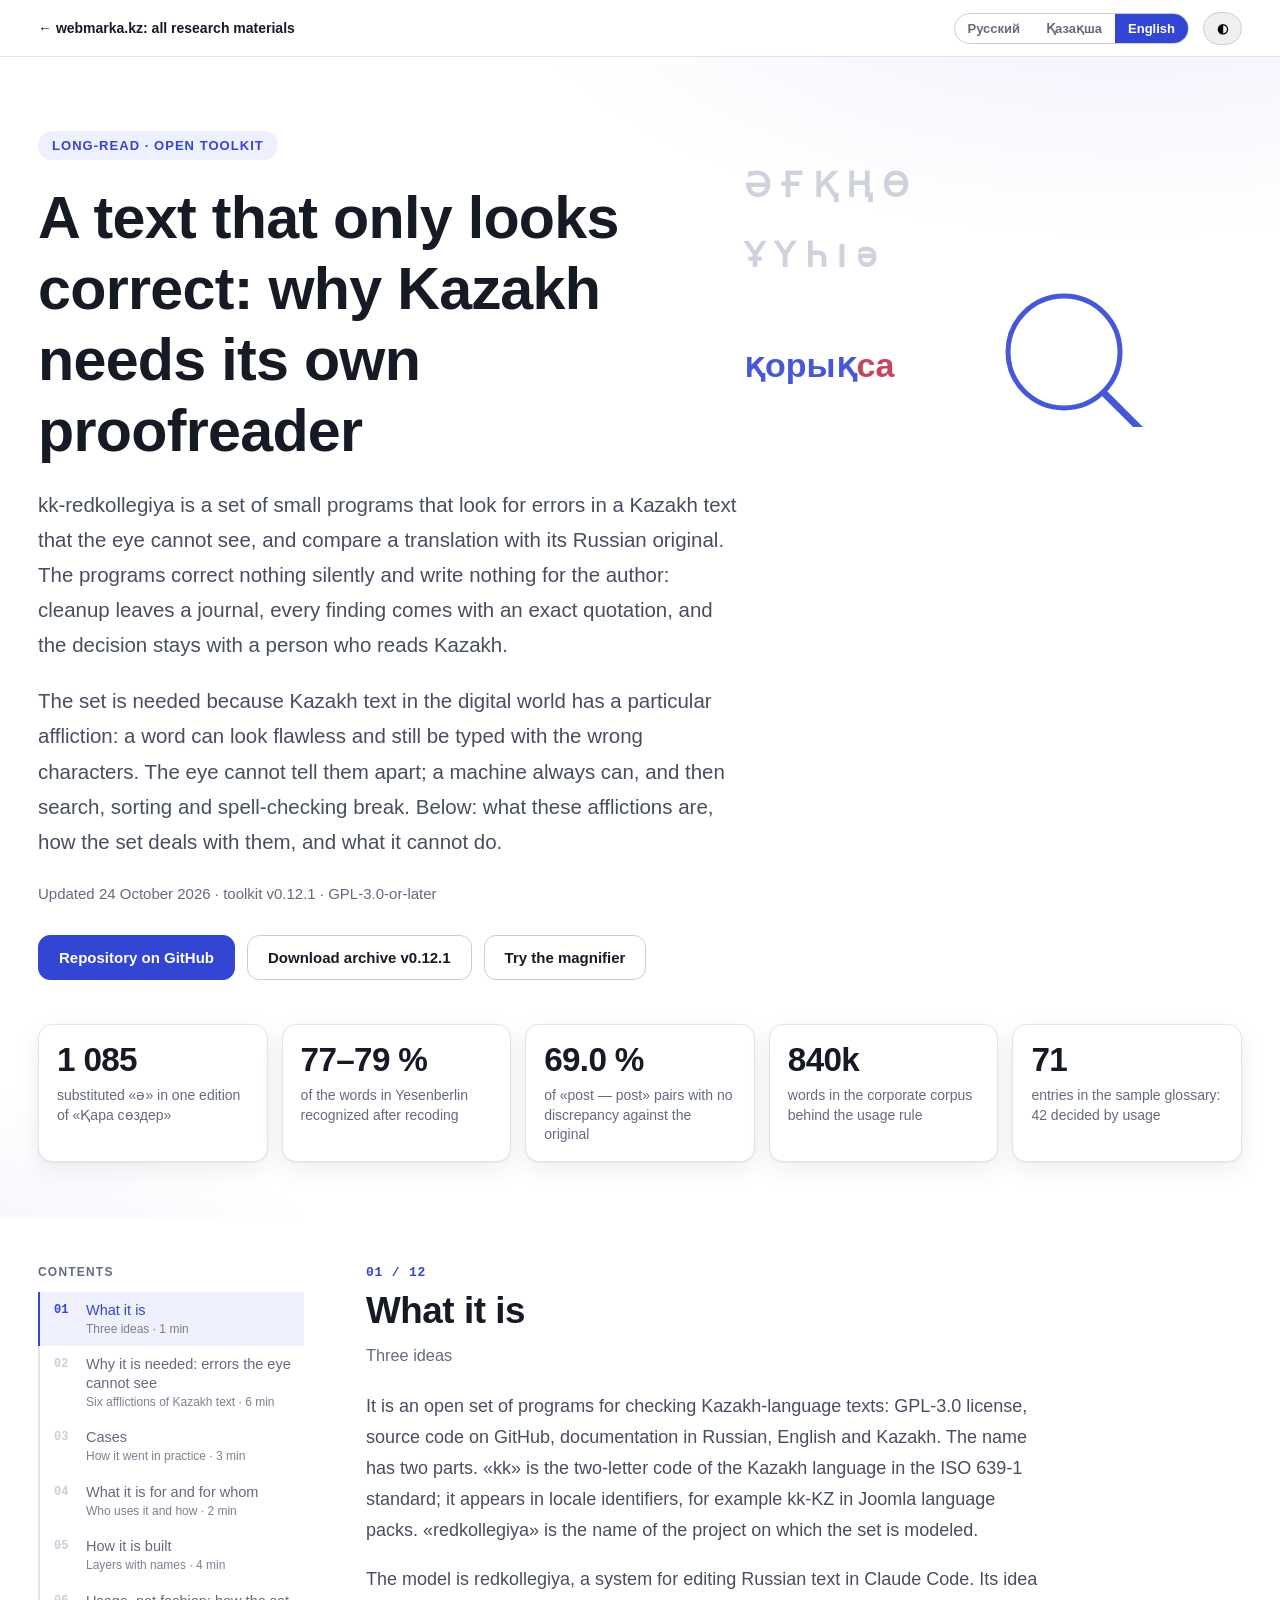
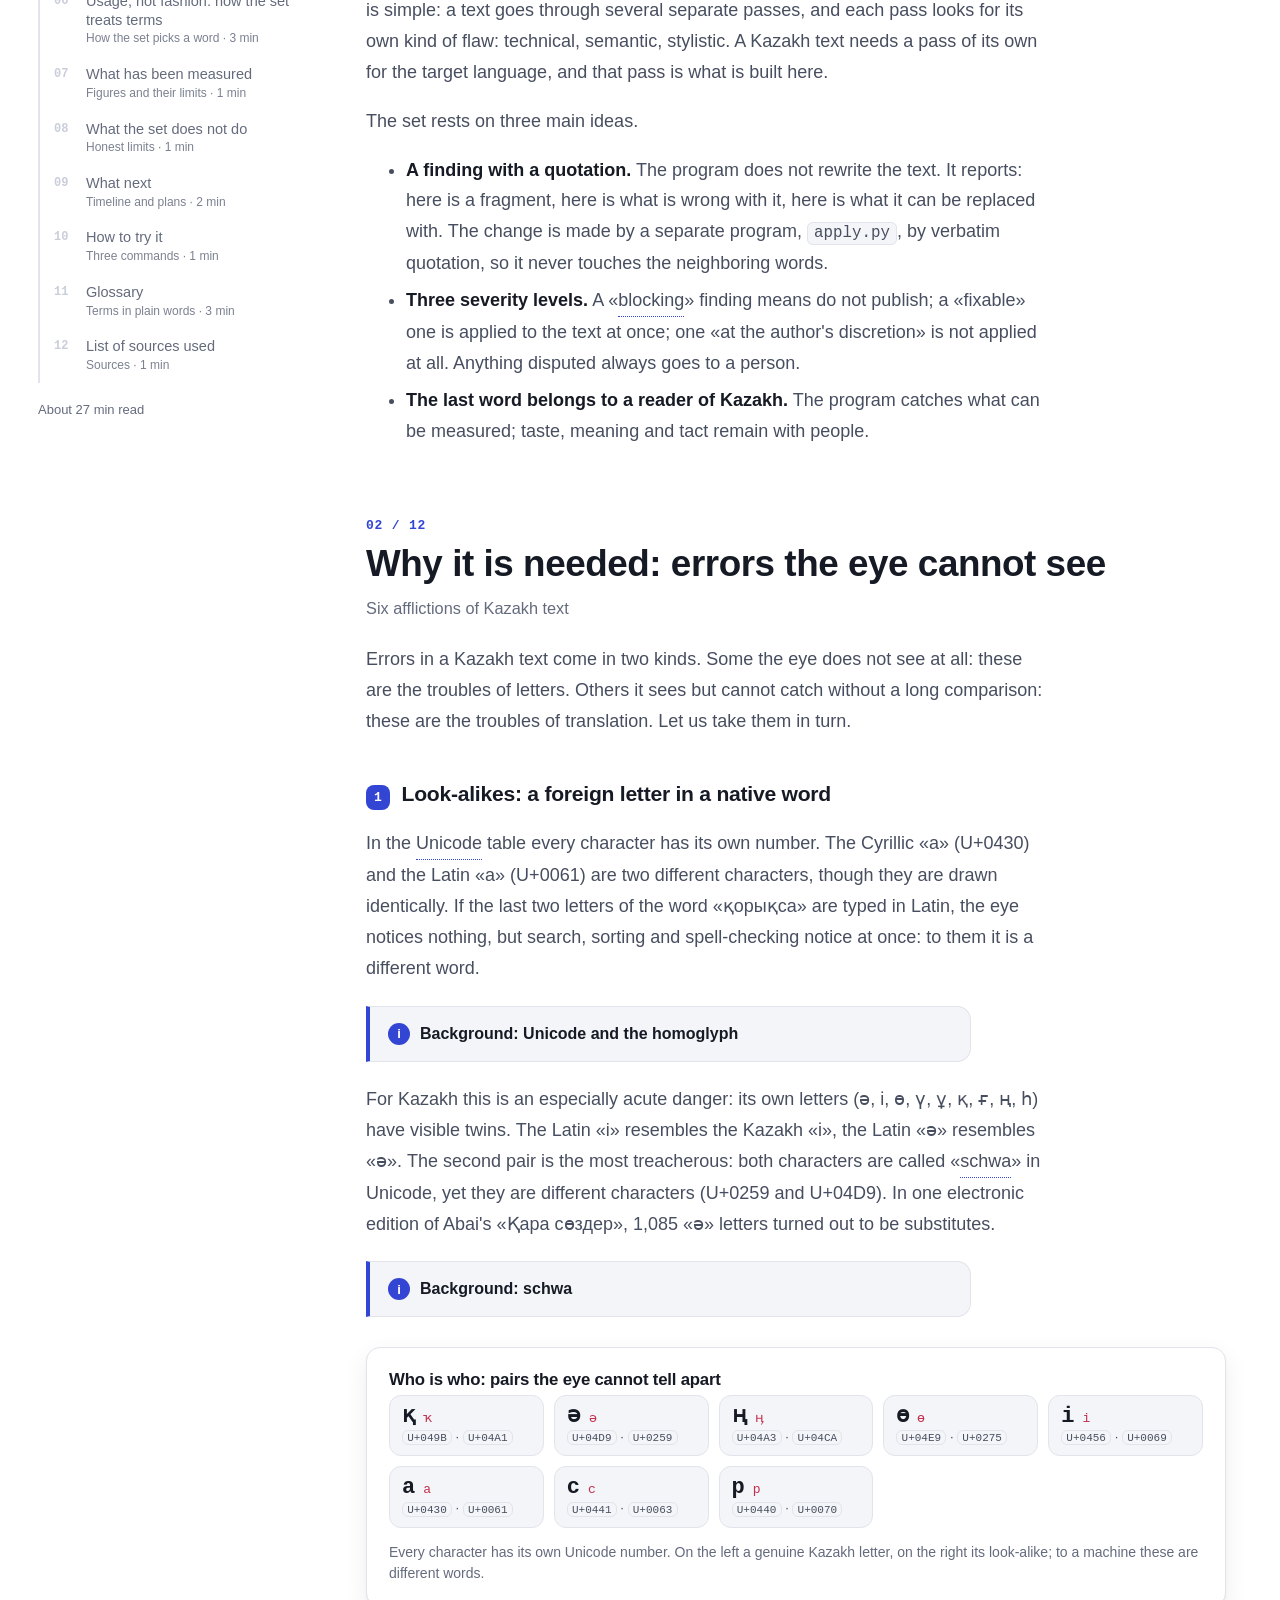
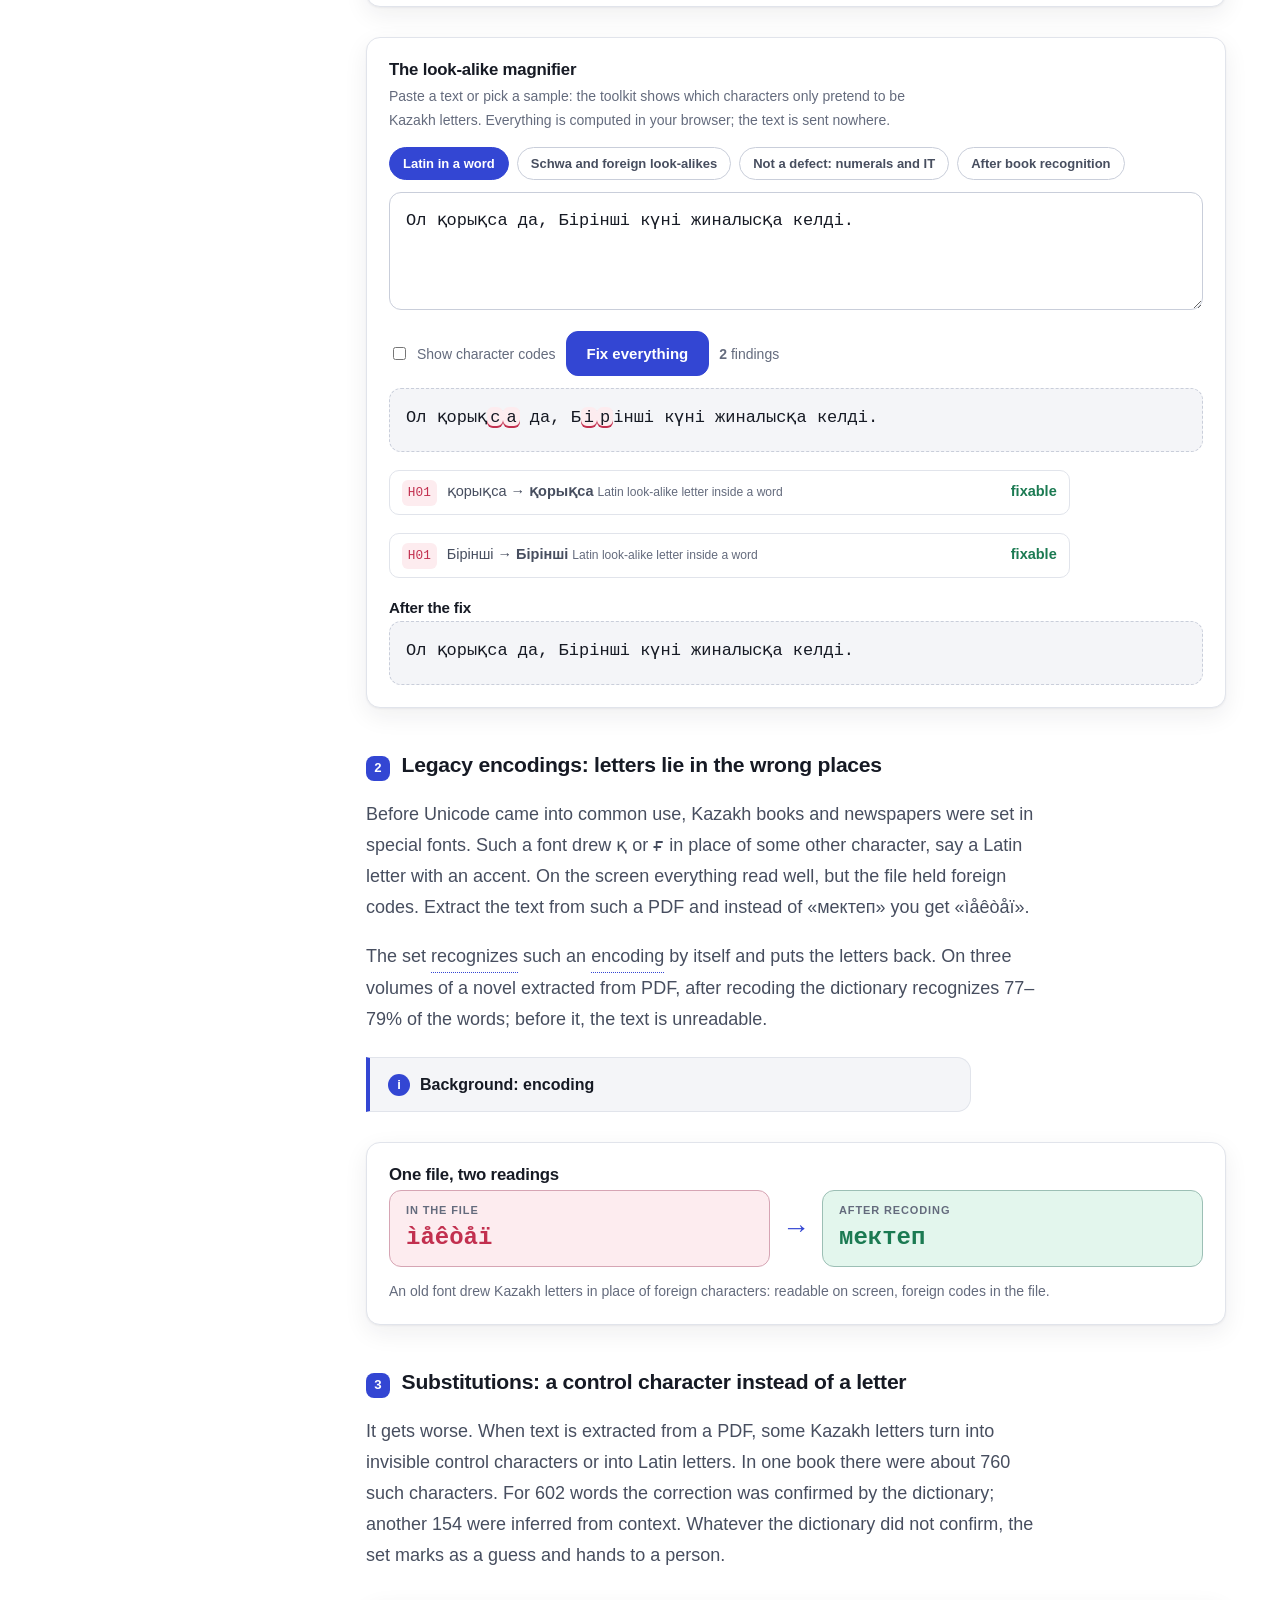
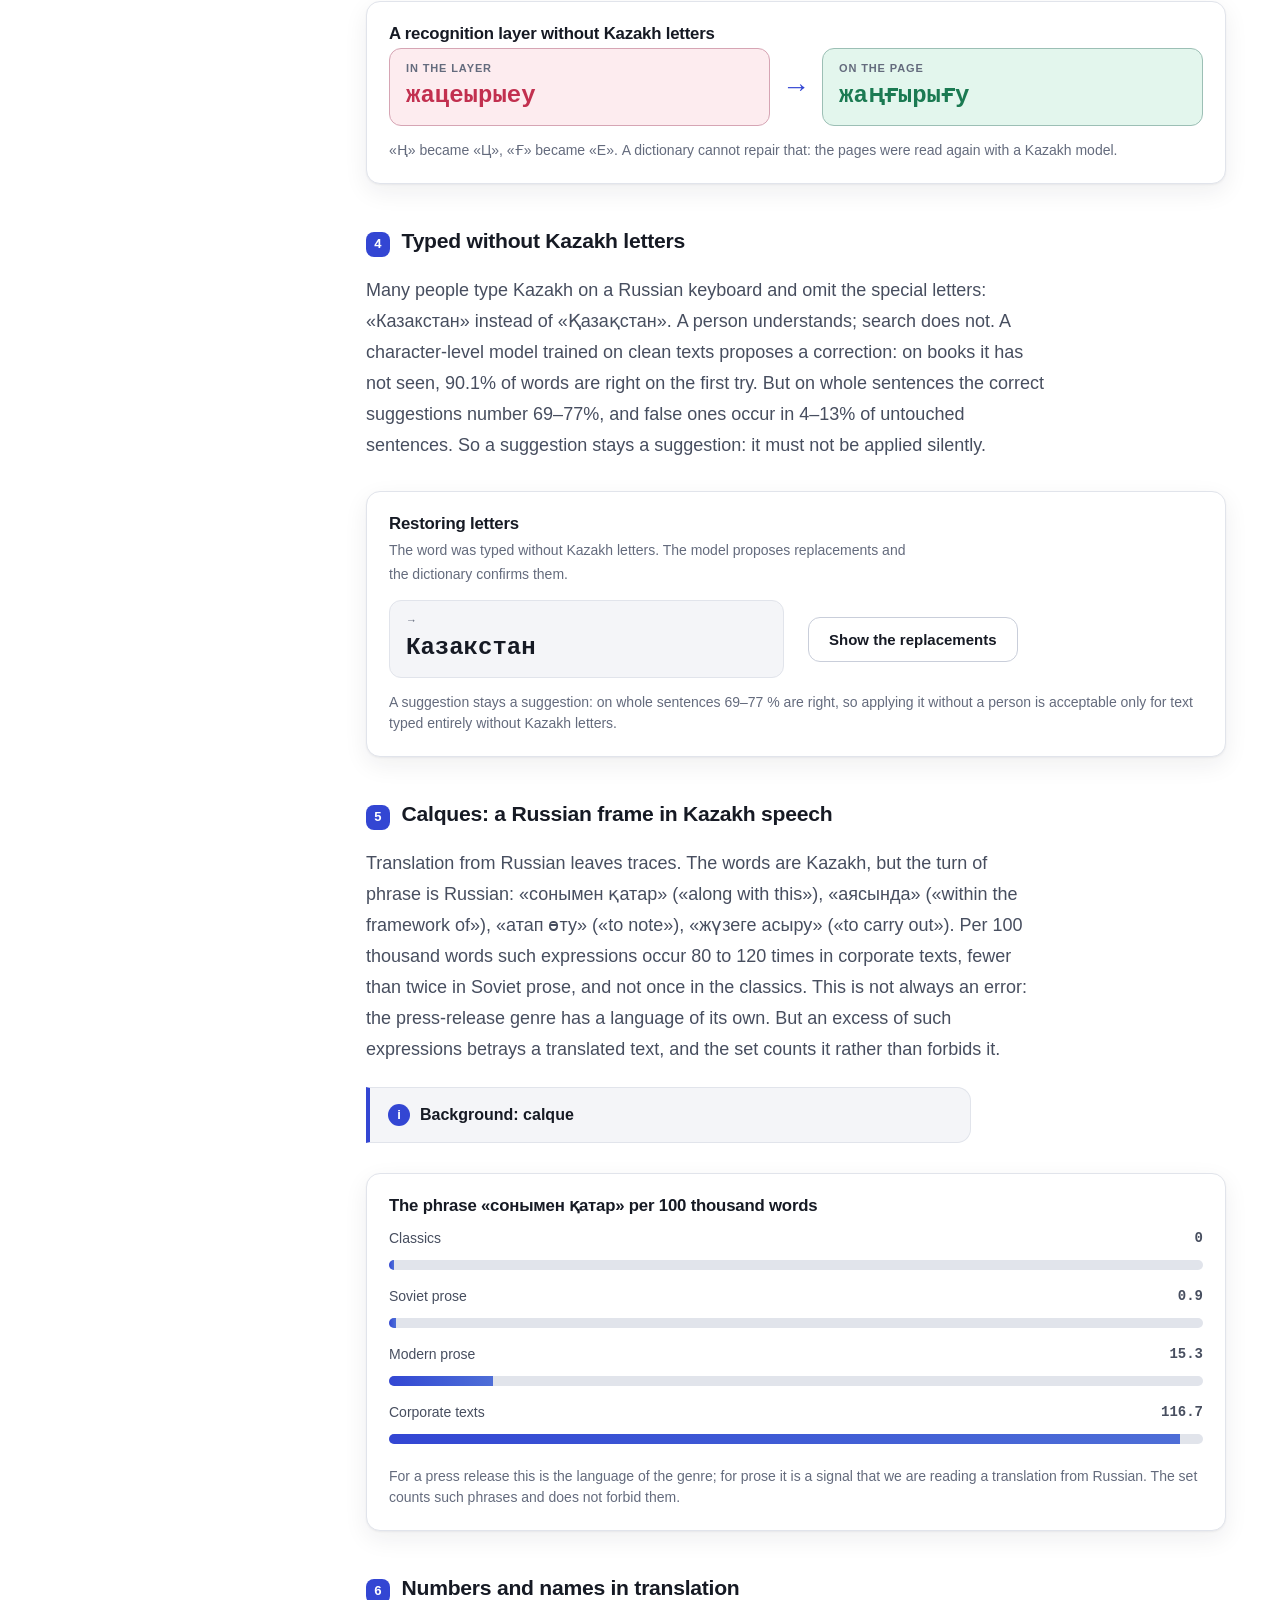
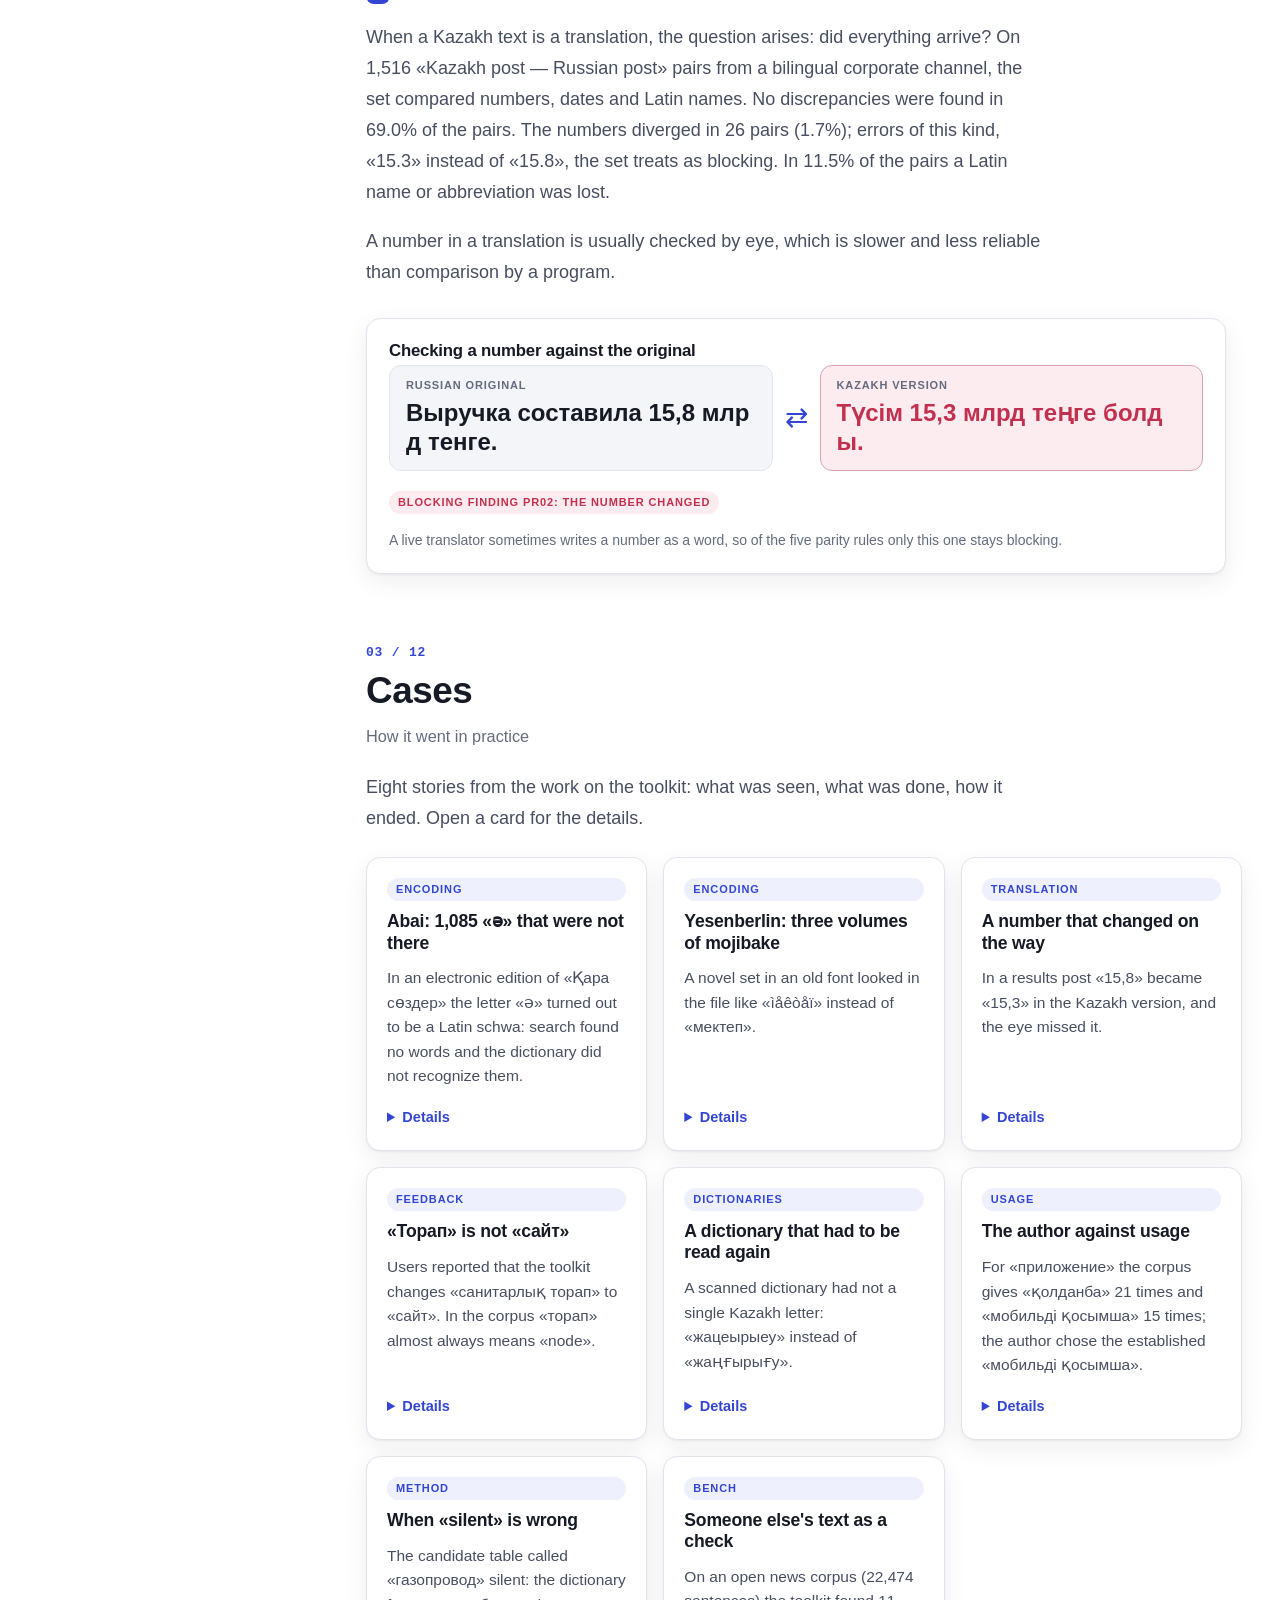
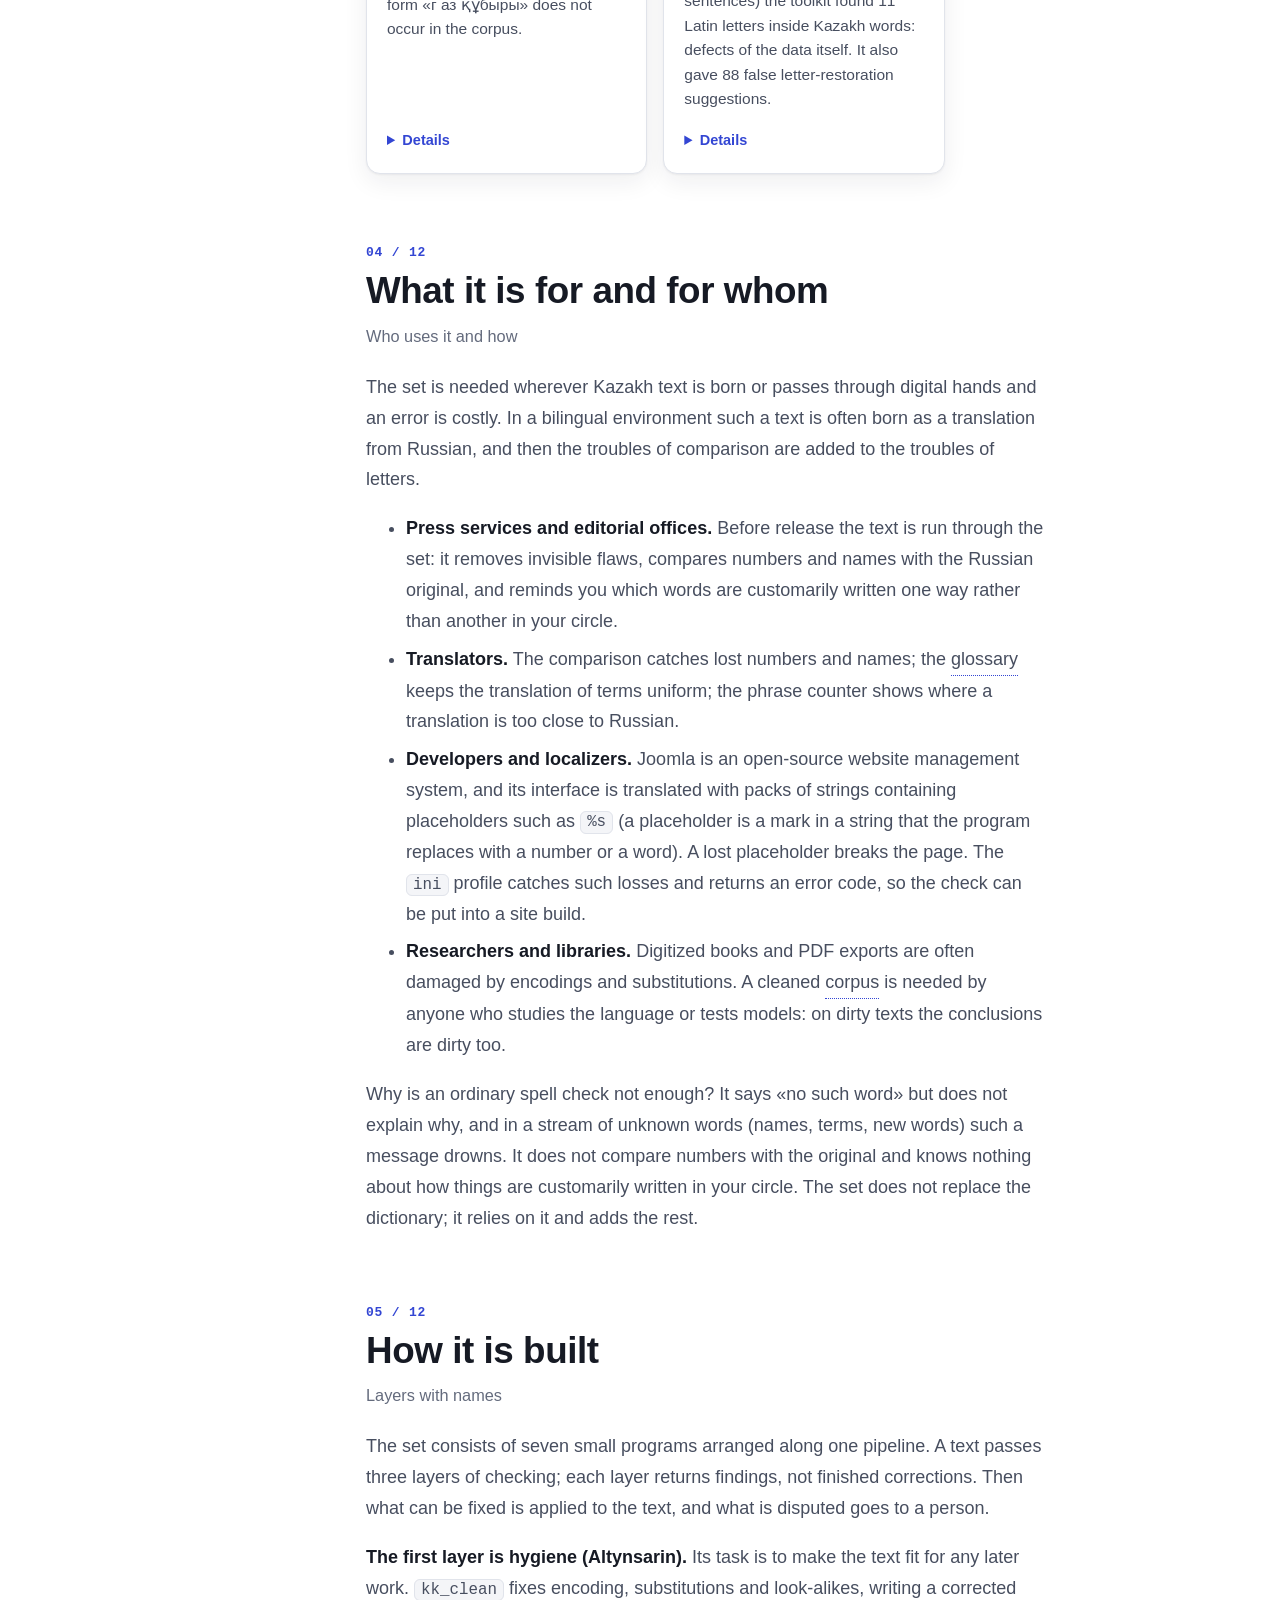
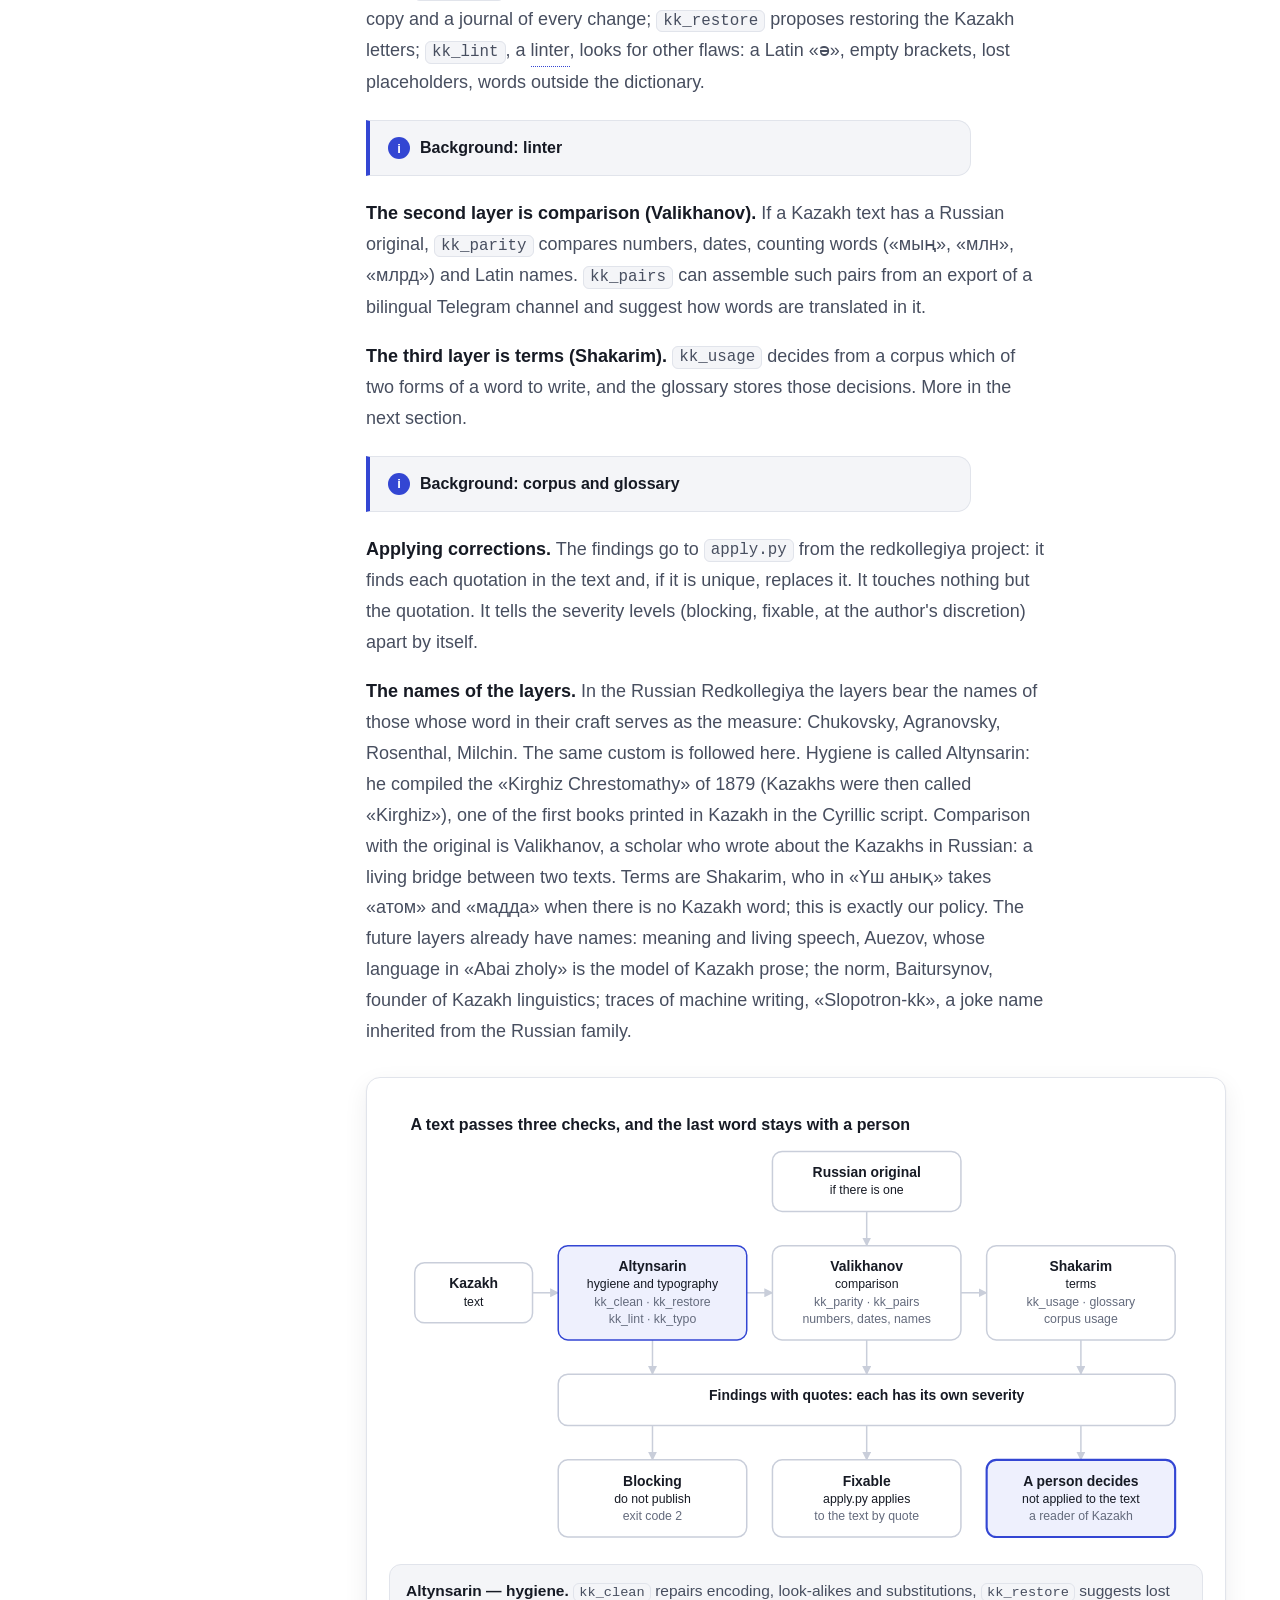
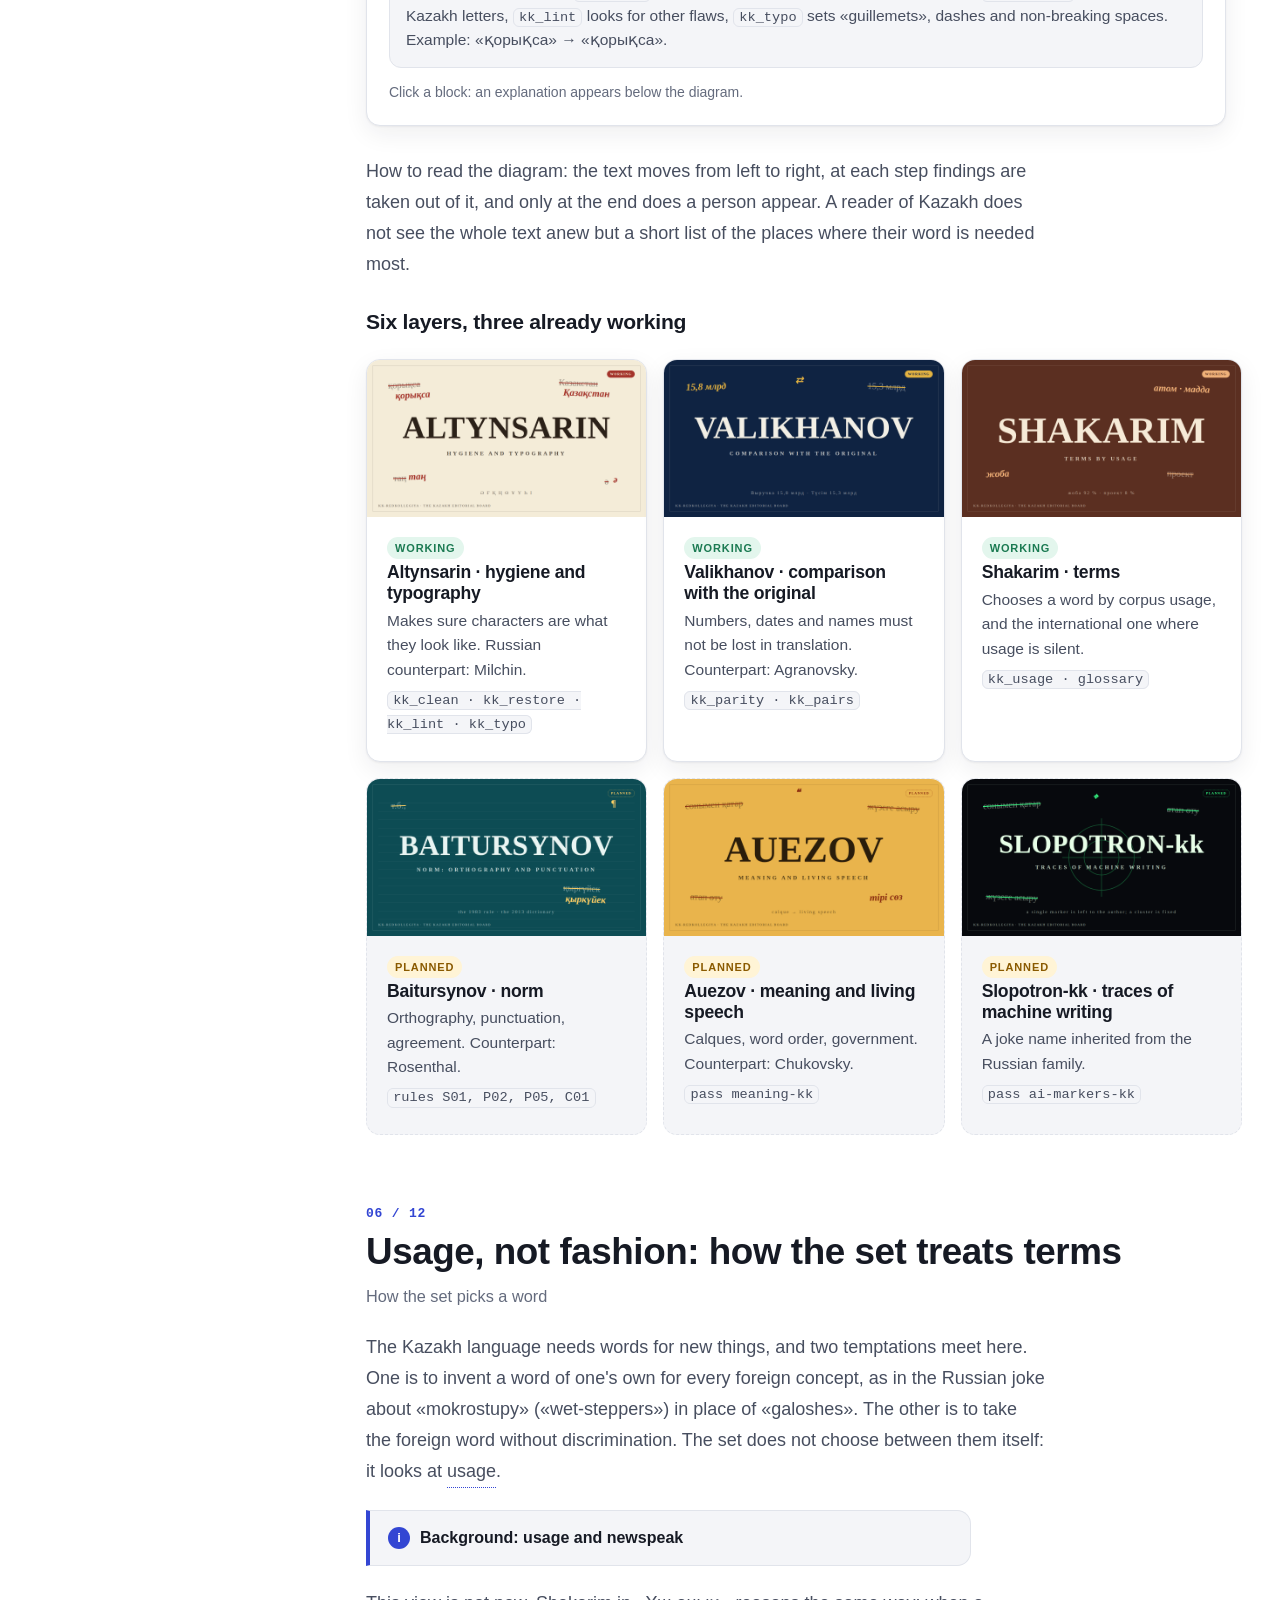
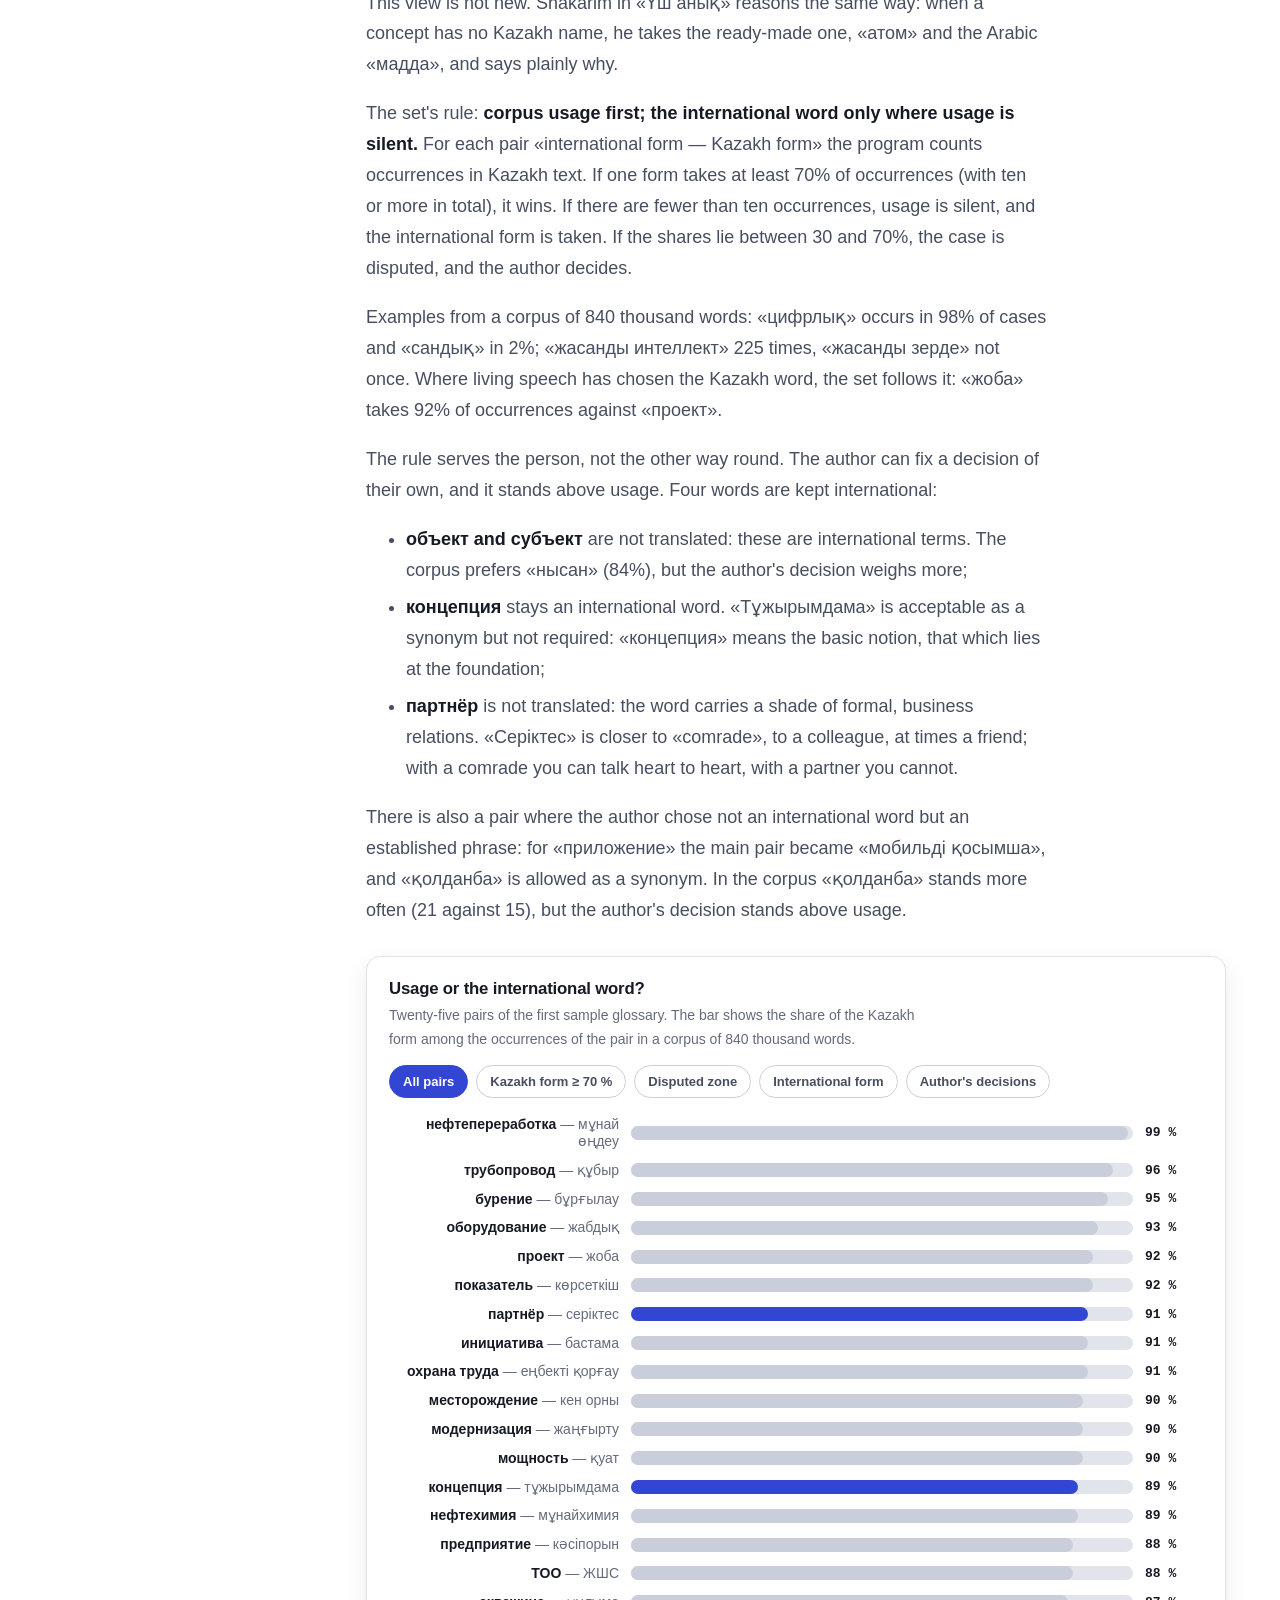
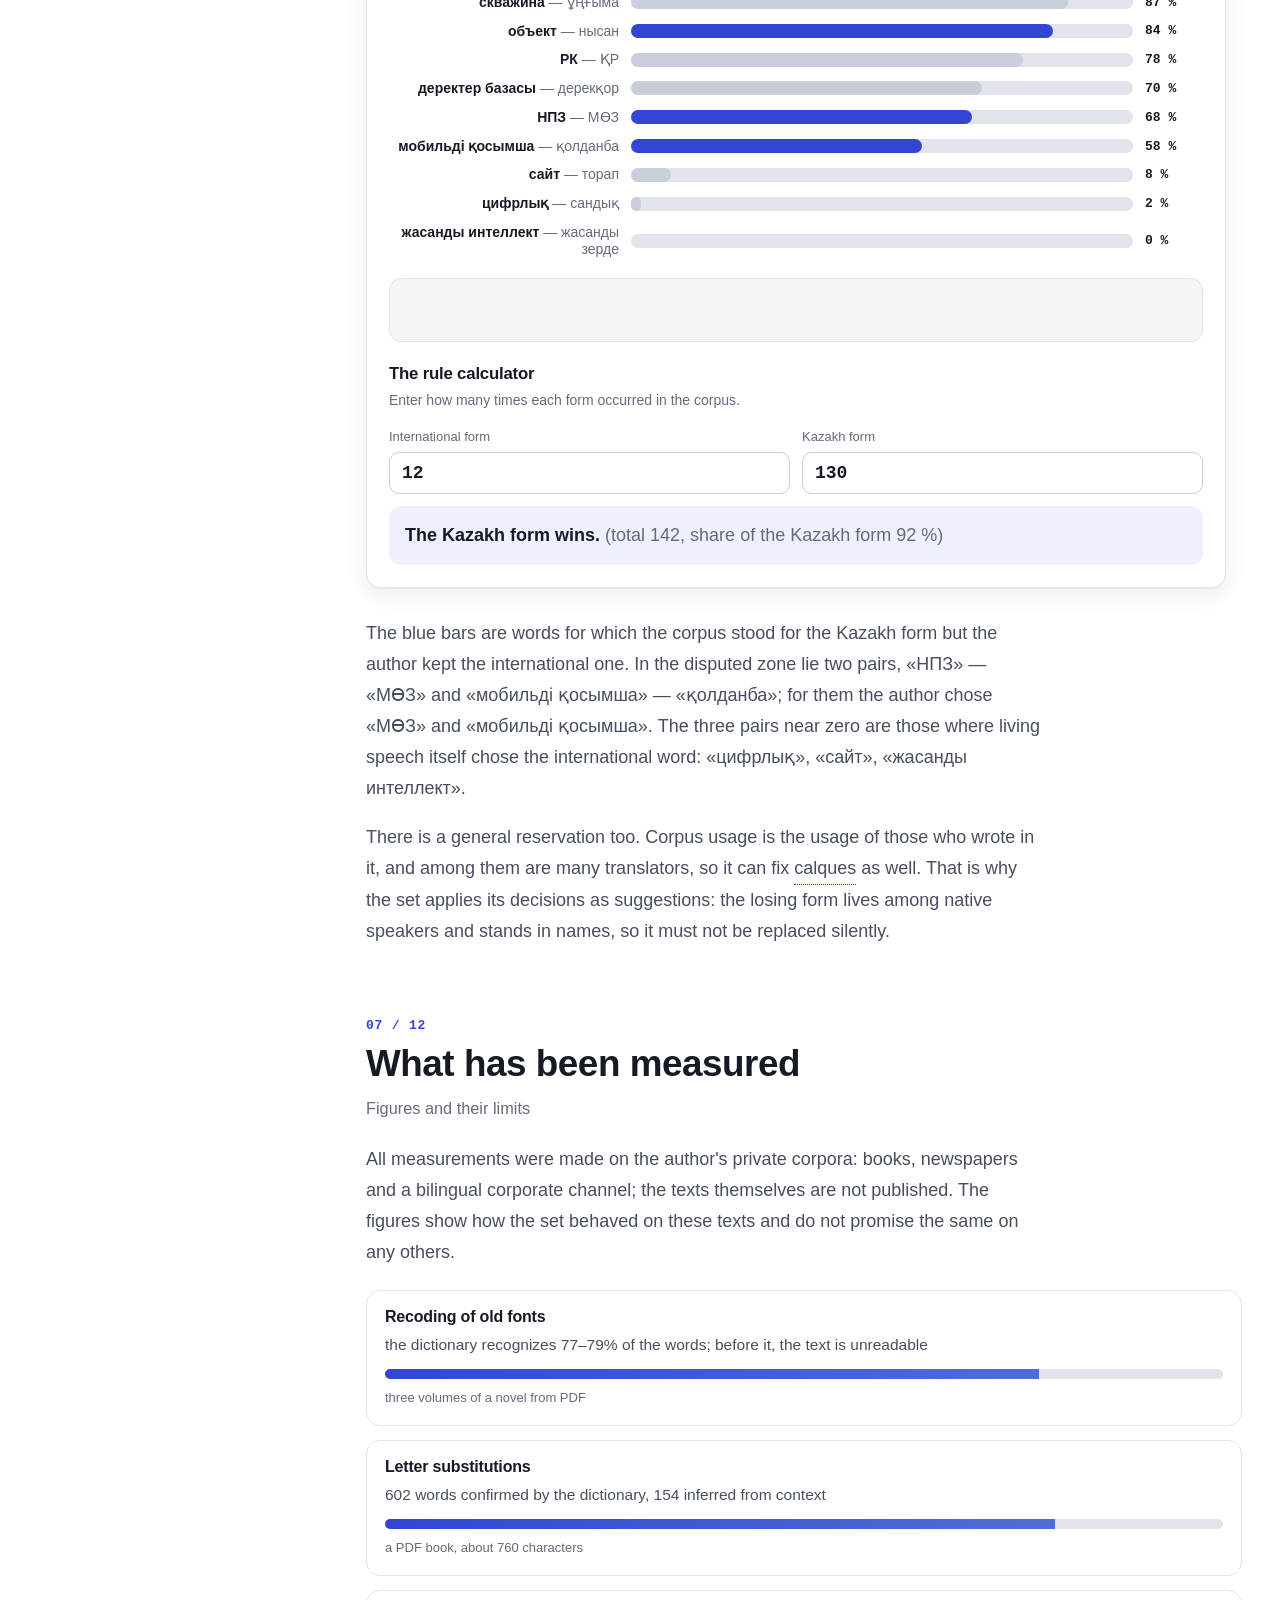
<file: docs/longread/en/index.html>
<!DOCTYPE html>
<html lang="en">
<head>
<meta charset="utf-8">
<meta name="viewport" content="width=device-width, initial-scale=1">
<!-- build: kk-redkollegiya longread, набор v0.12.1, 2026-10-24 -->
<!-- ссылка «все материалы исследования» уже есть в шапке страницы -->
<title>kk-redkollegiya: why Kazakh needs its own proofreader — long-read — Webmarka</title>
<meta name="description" content="An open toolkit for checking Kazakh texts and translations: encoding, look-alikes, comparison with the original, terms by usage. A long-read with live examples.">
<link rel="canonical" href="https://webmarka.kz/research/kk-redkollegiya/en/">
<link rel="alternate" hreflang="ru" href="https://webmarka.kz/research/kk-redkollegiya/"><link rel="alternate" hreflang="kk" href="https://webmarka.kz/research/kk-redkollegiya/kk/"><link rel="alternate" hreflang="en" href="https://webmarka.kz/research/kk-redkollegiya/en/"><link rel="alternate" hreflang="x-default" href="https://webmarka.kz/research/kk-redkollegiya/">
<meta name="theme-color" content="#ffffff">
<meta name="author" content="Beibit Sakhanov">
<meta property="og:type" content="article"><meta property="og:site_name" content="Webmarka"><meta property="og:locale" content="en_US">
<meta property="og:url" content="https://webmarka.kz/research/kk-redkollegiya/en/"><meta property="og:title" content="kk-redkollegiya: why Kazakh needs its own proofreader"><meta property="og:description" content="An open toolkit for checking Kazakh texts and translations: encoding, look-alikes, comparison with the original, terms by usage. A long-read with live examples.">
<meta property="og:image" content="https://webmarka.kz/assets/media/2026/kk-redkollegiya-og.jpg"><meta name="twitter:card" content="summary_large_image">
<link rel="icon" href="https://webmarka.kz/assets/img/favicon.svg" type="image/svg+xml">
<link rel="stylesheet" href="../assets/longread.css?v=0.12.1">
<script type="application/ld+json">{"@context": "https://schema.org", "@graph": [{"@type": "TechArticle", "@id": "https://webmarka.kz/research/kk-redkollegiya/en/#article", "headline": "A text that only looks correct: why Kazakh needs its own proofreader", "inLanguage": "en", "datePublished": "2026-10-13", "dateModified": "2026-10-24", "author": {"@id": "https://webmarka.kz/#person"}, "mainEntityOfPage": "https://webmarka.kz/research/kk-redkollegiya/en/", "image": "https://webmarka.kz/assets/media/2026/kk-redkollegiya-og.jpg", "about": {"@type": "SoftwareSourceCode", "name": "kk-redkollegiya", "codeRepository": "https://github.com/bsakhanov/kk-redkollegiya", "license": "https://www.gnu.org/licenses/gpl-3.0.html"}}]}</script>
</head>
<body>
<header class="bar-top"><div class="wrap"><a class="back" href="https://webmarka.kz/research/">← webmarka.kz: all research materials</a><span class="sp"></span><nav class="seg" aria-label="language"><a href="../" hreflang="ru" lang="ru">Русский</a><a href="../kk/" hreflang="kk" lang="kk">Қазақша</a><a aria-current="page" lang="en">English</a></nav>
<button class="seg" id="theme" type="button" style="padding:8px 13px;font-weight:600;font-size:13px" aria-label="Theme">◐</button></div><div class="prog"></div></header>
<main>
<div class="hero"><div class="wrap"><svg class="lk" viewBox="0 0 520 300" aria-hidden="true"><text x="10" y="70" class="ghost">Ә Ғ Қ Ң Ө</text><text x="10" y="140" class="ghost">Ұ Ү Һ І ә</text><text x="10" y="250">қорық<tspan fill="var(--bad)">ca</tspan></text><circle cx="330" cy="225" r="56" fill="none" stroke="var(--pri)" stroke-width="5"/><path d="M370 266L410 306" stroke="var(--pri)" stroke-width="7" stroke-linecap="round"/></svg><span class="kick">Long-read · open toolkit</span><h1>A text that only looks correct: why Kazakh needs its own proofreader</h1><div class="lead"><p>kk-redkollegiya is a set of small programs that look for errors in a Kazakh text that the eye cannot see, and compare a translation with its Russian original. The programs correct nothing silently and write nothing for the author: cleanup leaves a journal, every finding comes with an exact quotation, and the decision stays with a person who reads Kazakh.</p><p>The set is needed because Kazakh text in the digital world has a particular affliction: a word can look flawless and still be typed with the wrong characters. The eye cannot tell them apart; a machine always can, and then search, sorting and spell-checking break. Below: what these afflictions are, how the set deals with them, and what it cannot do.</p></div>
<p class="meta">Updated 24 October 2026 · toolkit v0.12.1 · GPL-3.0-or-later</p>
<div class="cta"><a class="btn pri" href="https://github.com/bsakhanov/kk-redkollegiya">Repository on GitHub</a><a class="btn" href="https://github.com/bsakhanov/kk-redkollegiya/releases/latest">Download archive v0.12.1</a><a class="btn" href="#pg">Try the magnifier</a></div>
<div class="stats"><div class="stat"><b data-count=1085 data-suf="">0</b><span>substituted «ә» in one edition of «Қара сөздер»</span></div><div class="stat"><b>77–79 %</b><span>of the words in Yesenberlin recognized after recoding</span></div><div class="stat"><b>69.0 %</b><span>of «post — post» pairs with no discrepancy against the original</span></div><div class="stat"><b data-count=840 data-suf="k">0k</b><span>words in the corporate corpus behind the usage rule</span></div><div class="stat"><b data-count=71 data-suf="">0</b><span>entries in the sample glossary: 42 decided by usage</span></div></div></div></div>
<div class="wrap layout"><aside class="toc" aria-label="Contents"><h2>Contents</h2><ol><li><a href="#s1"><i>01</i><span>What it is<small>Three ideas</small></span></a></li><li><a href="#s2"><i>02</i><span>Why it is needed: errors the eye cannot see<small>Six afflictions of Kazakh text</small></span></a></li><li><a href="#s3"><i>03</i><span>Cases<small>How it went in practice</small></span></a></li><li><a href="#s4"><i>04</i><span>What it is for and for whom<small>Who uses it and how</small></span></a></li><li><a href="#s5"><i>05</i><span>How it is built<small>Layers with names</small></span></a></li><li><a href="#s6"><i>06</i><span>Usage, not fashion: how the set treats terms<small>How the set picks a word</small></span></a></li><li><a href="#s7"><i>07</i><span>What has been measured<small>Figures and their limits</small></span></a></li><li><a href="#s8"><i>08</i><span>What the set does not do<small>Honest limits</small></span></a></li><li><a href="#s9"><i>09</i><span>What next<small>Timeline and plans</small></span></a></li><li><a href="#s10"><i>10</i><span>How to try it<small>Three commands</small></span></a></li><li><a href="#s11"><i>11</i><span>Glossary<small>Terms in plain words</small></span></a></li><li><a href="#s12"><i>12</i><span>List of sources used<small>Sources</small></span></a></li></ol><p class="eta" id="eta" data-t="About {n} min read"></p></aside>
<article><section id="s1" class="rv"><h2><span class="n">01 / 12</span>What it is</h2><p class="sub">Three ideas</p><p>It is an open set of programs for checking Kazakh-language texts: GPL-3.0 license, source code on GitHub, documentation in Russian, English and Kazakh. The name has two parts. «kk» is the two-letter code of the Kazakh language in the ISO 639-1 standard; it appears in locale identifiers, for example kk-KZ in Joomla language packs. «redkollegiya» is the name of the project on which the set is modeled.</p>
<p>The model is redkollegiya, a system for editing Russian text in Claude Code. Its idea is simple: a text goes through several separate passes, and each pass looks for its own kind of flaw: technical, semantic, stylistic. A Kazakh text needs a pass of its own for the target language, and that pass is what is built here.</p>
<p>The set rests on three main ideas.</p>
<ul>
<li><strong>A finding with a quotation.</strong> The program does not rewrite the text. It reports: here is a fragment, here is what is wrong with it, here is what it can be replaced with. The change is made by a separate program, <code>apply.py</code>, by verbatim quotation, so it never touches the neighboring words.</li>
<li><strong>Three severity levels.</strong> A «<button class="term" type="button" data-t="blocker">blocking</button>» finding means do not publish; a «fixable» one is applied to the text at once; one «at the author's discretion» is not applied at all. Anything disputed always goes to a person.</li>
<li><strong>The last word belongs to a reader of Kazakh.</strong> The program catches what can be measured; taste, meaning and tact remain with people.</li>
</ul></section><section id="s2" class="rv"><h2><span class="n">02 / 12</span>Why it is needed: errors the eye cannot see</h2><p class="sub">Six afflictions of Kazakh text</p><p>Errors in a Kazakh text come in two kinds. Some the eye does not see at all: these are the troubles of letters. Others it sees but cannot catch without a long comparison: these are the troubles of translation. Let us take them in turn.</p>
<h3><span class="no">1</span><span>Look-alikes: a foreign letter in a native word</span></h3>
<p>In the <button class="term" type="button" data-t="unicode">Unicode</button> table every character has its own number. The Cyrillic «а» (U+0430) and the Latin «a» (U+0061) are two different characters, though they are drawn identically. If the last two letters of the word «қорықса» are typed in Latin, the eye notices nothing, but search, sorting and spell-checking notice at once: to them it is a different word.</p>
<details class="callout"><summary>Background: Unicode and the homoglyph</summary><p>The name «Unicode» was meant to suggest a single universal encoding: «unique, unified, universal». The word «homoglyph» is built from the Greek <em>homós</em>, «the same», and <em>glyphḗ</em>, «carving, a carved sign»; it names a character that looks the same as another. In security the same look-alikes serve to forge addresses: a site with a Latin «a» in its name looks genuine and leads somewhere else entirely.</p></details>
<p>For Kazakh this is an especially acute danger: its own letters (ә, і, ө, ү, ұ, қ, ғ, ң, һ) have visible twins. The Latin «i» resembles the Kazakh «і», the Latin «ə» resembles «ә». The second pair is the most treacherous: both characters are called «<button class="term" type="button" data-t="schwa">schwa</button>» in Unicode, yet they are different characters (U+0259 and U+04D9). In one electronic edition of Abai's «Қара сөздер», 1,085 «ә» letters turned out to be substitutes.</p>
<details class="callout"><summary>Background: schwa</summary><p>The name of the sign ə, «schwa» (in Russian «шва» or «схва»), goes back to the Hebrew name of a mark used in writing for a short, indistinct vowel or for the absence of a vowel. Today the word names both the sound and its sign.</p></details>
<figure class="fig rv"><h4>Who is who: pairs the eye cannot tell apart</h4><div class="lg"><div><b>қ<em>ҡ</em></b><code>U+049B</code> · <code>U+04A1</code></div><div><b>ә<em>ə</em></b><code>U+04D9</code> · <code>U+0259</code></div><div><b>ң<em>ӊ</em></b><code>U+04A3</code> · <code>U+04CA</code></div><div><b>ө<em>ɵ</em></b><code>U+04E9</code> · <code>U+0275</code></div><div><b>і<em>i</em></b><code>U+0456</code> · <code>U+0069</code></div><div><b>а<em>a</em></b><code>U+0430</code> · <code>U+0061</code></div><div><b>с<em>c</em></b><code>U+0441</code> · <code>U+0063</code></div><div><b>р<em>p</em></b><code>U+0440</code> · <code>U+0070</code></div></div><figcaption>Every character has its own Unicode number. On the left a genuine Kazakh letter, on the right its look-alike; to a machine these are different words.</figcaption></figure><div class="fig pg rv" id="pg"><h4>The look-alike magnifier</h4><p class="hint">Paste a text or pick a sample: the toolkit shows which characters only pretend to be Kazakh letters. Everything is computed in your browser; the text is sent nowhere.</p><div class="chips" id="pg-presets"><button class="chip" type="button" aria-pressed="false">Latin in a word</button><button class="chip" type="button" aria-pressed="false">Schwa and foreign look-alikes</button><button class="chip" type="button" aria-pressed="false">Not a defect: numerals and IT</button><button class="chip" type="button" aria-pressed="false">After book recognition</button></div><textarea id="pg-in" spellcheck="false" aria-label="The look-alike magnifier" placeholder="Paste Kazakh text…"></textarea><div class="row-tools"><label class="sw"><input type="checkbox" id="pg-cp"> Show character codes</label><button class="btn pri" type="button" id="pg-apply">Fix everything</button><span class="hint" style="margin:0"><b id="pg-n">0</b> findings</span></div><div class="out" id="pg-out" style="margin-top:12px"></div><ul class="fl" id="pg-list"></ul><h4 style="margin-top:16px;font-size:.95rem">After the fix</h4><div class="out" id="pg-fixed"></div></div><h3><span class="no">2</span><span>Legacy encodings: letters lie in the wrong places</span></h3>
<p>Before Unicode came into common use, Kazakh books and newspapers were set in special fonts. Such a font drew қ or ғ in place of some other character, say a Latin letter with an accent. On the screen everything read well, but the file held foreign codes. Extract the text from such a PDF and instead of «мектеп» you get «ìåêòåï».</p>
<p>The set <button class="term" type="button" data-t="ocr">recognizes</button> such an <button class="term" type="button" data-t="encoding">encoding</button> by itself and puts the letters back. On three volumes of a novel extracted from PDF, after recoding the dictionary recognizes 77–79% of the words; before it, the text is unreadable.</p>
<details class="callout"><summary>Background: encoding</summary><p>The word «code» goes back to the Latin <em>codex</em>, «a trunk, a wooden writing tablet», later «a book, a body of laws». An encoding is a table that matches numbers to characters; old Kazakh fonts used foreign tables in their own way.</p></details>
<figure class="fig rv"><h4>One file, two readings</h4><div class="pair"><div class="tile bad"><small>In the file</small><div class="w">ìåêòåï</div></div><div class="arrow">→</div><div class="tile ok"><small>After recoding</small><div class="w">мектеп</div></div></div><figcaption>An old font drew Kazakh letters in place of foreign characters: readable on screen, foreign codes in the file.</figcaption></figure><h3><span class="no">3</span><span>Substitutions: a control character instead of a letter</span></h3>
<p>It gets worse. When text is extracted from a PDF, some Kazakh letters turn into invisible control characters or into Latin letters. In one book there were about 760 such characters. For 602 words the correction was confirmed by the dictionary; another 154 were inferred from context. Whatever the dictionary did not confirm, the set marks as a guess and hands to a person.</p>
<figure class="fig rv"><h4>A recognition layer without Kazakh letters</h4><div class="pair"><div class="tile bad"><small>In the layer</small><div class="w">жацеырыеу</div></div><div class="arrow">→</div><div class="tile ok"><small>On the page</small><div class="w">жаңғырығу</div></div></div><figcaption>«Ң» became «Ц», «Ғ» became «Е». A dictionary cannot repair that: the pages were read again with a Kazakh model.</figcaption></figure><h3><span class="no">4</span><span>Typed without Kazakh letters</span></h3>
<p>Many people type Kazakh on a Russian keyboard and omit the special letters: «Казакстан» instead of «Қазақстан». A person understands; search does not. A character-level model trained on clean texts proposes a correction: on books it has not seen, 90.1% of words are right on the first try. But on whole sentences the correct suggestions number 69–77%, and false ones occur in 4–13% of untouched sentences. So a suggestion stays a suggestion: it must not be applied silently.</p>
<figure class="fig rv"><h4>Restoring letters</h4><p class="hint">The word was typed without Kazakh letters. The model proposes replacements and the dictionary confirms them.</p><div class="pair"><div class="tile"><small>→</small><div class="w" id="rs-w"></div></div><div></div><div><button class="btn" id="rs-go" type="button">Show the replacements</button></div></div><figcaption>A suggestion stays a suggestion: on whole sentences 69–77 % are right, so applying it without a person is acceptable only for text typed entirely without Kazakh letters.</figcaption></figure><h3><span class="no">5</span><span>Calques: a Russian frame in Kazakh speech</span></h3>
<p>Translation from Russian leaves traces. The words are Kazakh, but the turn of phrase is Russian: «сонымен қатар» («along with this»), «аясында» («within the framework of»), «атап өту» («to note»), «жүзеге асыру» («to carry out»). Per 100 thousand words such expressions occur 80 to 120 times in corporate texts, fewer than twice in Soviet prose, and not once in the classics. This is not always an error: the press-release genre has a language of its own. But an excess of such expressions betrays a translated text, and the set counts it rather than forbids it.</p>
<details class="callout"><summary>Background: calque</summary><p>The word comes from the French <em>calque</em>, «a copy taken through tracing paper». In linguistics a calque is an expression translated from a foreign language part by part, keeping the foreign construction.</p></details>
<figure class="fig rv in"><h4>The phrase «сонымен қатар» per 100 thousand words</h4><div class="m" style="border:0;padding:6px 0"><div style="display:flex;justify-content:space-between;font-size:14px"><span>Classics</span><b style="font-family:var(--mono)">0</b></div><div class="bar"><i style="--w:0.6%"></i></div></div><div class="m" style="border:0;padding:6px 0"><div style="display:flex;justify-content:space-between;font-size:14px"><span>Soviet prose</span><b style="font-family:var(--mono)">0.9</b></div><div class="bar"><i style="--w:0.8%"></i></div></div><div class="m" style="border:0;padding:6px 0"><div style="display:flex;justify-content:space-between;font-size:14px"><span>Modern prose</span><b style="font-family:var(--mono)">15.3</b></div><div class="bar"><i style="--w:12.8%"></i></div></div><div class="m" style="border:0;padding:6px 0"><div style="display:flex;justify-content:space-between;font-size:14px"><span>Corporate texts</span><b style="font-family:var(--mono)">116.7</b></div><div class="bar"><i style="--w:97.2%"></i></div></div><figcaption>For a press release this is the language of the genre; for prose it is a signal that we are reading a translation from Russian. The set counts such phrases and does not forbid them.</figcaption></figure><h3><span class="no">6</span><span>Numbers and names in translation</span></h3>
<p>When a Kazakh text is a translation, the question arises: did everything arrive? On 1,516 «Kazakh post — Russian post» pairs from a bilingual corporate channel, the set compared numbers, dates and Latin names. No discrepancies were found in 69.0% of the pairs. The numbers diverged in 26 pairs (1.7%); errors of this kind, «15.3» instead of «15.8», the set treats as blocking. In 11.5% of the pairs a Latin name or abbreviation was lost.</p>
<p>A number in a translation is usually checked by eye, which is slower and less reliable than comparison by a program.</p><figure class="fig rv"><h4>Checking a number against the original</h4><div class="pair"><div class="tile"><small>Russian original</small><div class="w" style="font-family:var(--font)">Выручка составила 15,8 млрд тенге.</div></div><div class="arrow">⇄</div><div class="tile bad"><small>Kazakh version</small><div class="w" style="font-family:var(--font)">Түсім 15,3 млрд теңге болды.</div></div></div><p style="margin:14px 0 0"><span class="tag" style="background:var(--badbg);color:var(--bad)">Blocking finding PR02: the number changed</span></p><figcaption>A live translator sometimes writes a number as a word, so of the five parity rules only this one stays blocking.</figcaption></figure></section><section id="s3" class="rv"><h2><span class="n">03 / 12</span>Cases</h2><p class="sub">How it went in practice</p><p>Eight stories from the work on the toolkit: what was seen, what was done, how it ended. Open a card for the details.</p><div class="grid"><div class="card case rv"><span class="tag">Encoding</span><h4>Abai: 1,085 «ә» that were not there</h4><p>In an electronic edition of «Қара сөздер» the letter «ә» turned out to be a Latin schwa: search found no words and the dictionary did not recognize them.</p><details><summary>Details</summary><dl><dt>Seen</dt><dd>The character U+0259 is indistinguishable from «ә» (U+04D9) but is a different symbol.</dd><dt>Done</dt><dd><code>kk_clean</code> and rule H02 replaced the schwa throughout, each replacement written to the journal.</dd><dt>Outcome</dt><dd>Latin «ə» in the text: 1,085 → 0.</dd></dl></details></div><div class="card case rv"><span class="tag">Encoding</span><h4>Yesenberlin: three volumes of mojibake</h4><p>A novel set in an old font looked in the file like «ìåêòåï» instead of «мектеп».</p><details><summary>Details</summary><dl><dt>Seen</dt><dd>The font kept Kazakh letters in the places of foreign characters.</dd><dt>Done</dt><dd>A Windows-1251 decoder with Kazakh letters in the cells 0xB0–0xBF.</dd><dt>Outcome</dt><dd>The dictionary recognizes 77–79 % of the words instead of unreadable text.</dd></dl></details></div><div class="card case rv"><span class="tag">Translation</span><h4>A number that changed on the way</h4><p>In a results post «15,8» became «15,3» in the Kazakh version, and the eye missed it.</p><details><summary>Details</summary><dl><dt>Seen</dt><dd>The paragraph lost and gained the same number of figures.</dd><dt>Done</dt><dd>Rule PR02 raises a blocking finding.</dd><dt>Outcome</dt><dd>Of 1,516 pairs numbers diverge in 26 (1.7 %); a person reviews them.</dd></dl></details></div><div class="card case rv"><span class="tag">Feedback</span><h4>«Торап» is not «сайт»</h4><p>Users reported that the toolkit changes «санитарлық торап» to «сайт». In the corpus «торап» almost always means «node».</p><details><summary>Details</summary><dl><dt>Seen</dt><dd>The glossary ban rested on a word with two meanings.</dd><dt>Done</dt><dd>The ban was lifted; the glossary entry gained exceptions (<code>avoid_exclude</code>) and names such as «НИИ проект» are no longer touched.</dd><dt>Outcome</dt><dd>Four false positives closed in v0.9.0.</dd></dl></details></div><div class="card case rv"><span class="tag">Dictionaries</span><h4>A dictionary that had to be read again</h4><p>A scanned dictionary had not a single Kazakh letter: «жацеырыеу» instead of «жаңғырығу».</p><details><summary>Details</summary><dl><dt>Seen</dt><dd>The whole recognition layer was damaged.</dd><dt>Done</dt><dd>The pages were recognized with a Kazakh model and extra headwords were filtered out by the character model.</dd><dt>Outcome</dt><dd>The whitelist grew to 13,049 words that hunspell does not know.</dd></dl></details></div><div class="card case rv"><span class="tag">Usage</span><h4>The author against usage</h4><p>For «приложение» the corpus gives «қолданба» 21 times and «мобильді қосымша» 15 times; the author chose the established «мобильді қосымша».</p><details><summary>Details</summary><dl><dt>Seen</dt><dd>Two forms almost level, and a newer word is not always better than an established one.</dd><dt>Done</dt><dd>An entry with status author keeps both numbers and explains the choice; «қолданба» is allowed as a synonym.</dd><dt>Outcome</dt><dd>The author&#x27;s decision is not overwritten when counts are recomputed.</dd></dl></details></div><div class="card case rv"><span class="tag">Method</span><h4>When «silent» is wrong</h4><p>The candidate table called «газопровод» silent: the dictionary form «г аз құбыры» does not occur in the corpus.</p><details><summary>Details</summary><dl><dt>Seen</dt><dd>The dictionary gave a recognition typo, while the live form is different.</dd><dt>Done</dt><dd>The live forms were checked: «газ құбыры» occurs 27 times.</dd><dt>Outcome</dt><dd>In 21 of the first 50 rows the «silence» was false.</dd></dl></details></div><div class="card case rv"><span class="tag">Bench</span><h4>Someone else&#x27;s text as a check</h4><p>On an open news corpus (22,474 sentences) the toolkit found 11 Latin letters inside Kazakh words: defects of the data itself. It also gave 88 false letter-restoration suggestions.</p><details><summary>Details</summary><dl><dt>Seen</dt><dd>The corpus was written by professionals but is not annotated for errors: every finding is either a defect or a false alarm.</dd><dt>Done</dt><dd>A stem veto and a list of attested words were added; T02 now tells an inflection from another word.</dd><dt>Outcome</dt><dd>Findings fell from 124 to 60; the price is 0.7 percentage points of recall on text without Kazakh letters.</dd></dl></details></div></div></section><section id="s4" class="rv"><h2><span class="n">04 / 12</span>What it is for and for whom</h2><p class="sub">Who uses it and how</p><p>The set is needed wherever Kazakh text is born or passes through digital hands and an error is costly. In a bilingual environment such a text is often born as a translation from Russian, and then the troubles of comparison are added to the troubles of letters.</p>
<ul>
<li><strong>Press services and editorial offices.</strong> Before release the text is run through the set: it removes invisible flaws, compares numbers and names with the Russian original, and reminds you which words are customarily written one way rather than another in your circle.</li>
<li><strong>Translators.</strong> The comparison catches lost numbers and names; the <button class="term" type="button" data-t="glossary">glossary</button> keeps the translation of terms uniform; the phrase counter shows where a translation is too close to Russian.</li>
<li><strong>Developers and localizers.</strong> Joomla is an open-source website management system, and its interface is translated with packs of strings containing placeholders such as <code>%s</code> (a placeholder is a mark in a string that the program replaces with a number or a word). A lost placeholder breaks the page. The <code>ini</code> profile catches such losses and returns an error code, so the check can be put into a site build.</li>
<li><strong>Researchers and libraries.</strong> Digitized books and PDF exports are often damaged by encodings and substitutions. A cleaned <button class="term" type="button" data-t="corpus">corpus</button> is needed by anyone who studies the language or tests models: on dirty texts the conclusions are dirty too.</li>
</ul>
<p>Why is an ordinary spell check not enough? It says «no such word» but does not explain why, and in a stream of unknown words (names, terms, new words) such a message drowns. It does not compare numbers with the original and knows nothing about how things are customarily written in your circle. The set does not replace the dictionary; it relies on it and adds the rest.</p></section><section id="s5" class="rv"><h2><span class="n">05 / 12</span>How it is built</h2><p class="sub">Layers with names</p><p>The set consists of seven small programs arranged along one pipeline. A text passes three layers of checking; each layer returns findings, not finished corrections. Then what can be fixed is applied to the text, and what is disputed goes to a person.</p>
<p><strong>The first layer is hygiene (Altynsarin).</strong> Its task is to make the text fit for any later work. <code>kk_clean</code> fixes encoding, substitutions and look-alikes, writing a corrected copy and a journal of every change; <code>kk_restore</code> proposes restoring the Kazakh letters; <code>kk_lint</code>, a <button class="term" type="button" data-t="linter">linter</button>, looks for other flaws: a Latin «ə», empty brackets, lost placeholders, words outside the dictionary.</p>
<details class="callout"><summary>Background: linter</summary><p>The word comes from the program <em>lint</em>, written in the late 1970s at Bell Labs to check programs in the C language. In English <em>lint</em> means «fluff, fuzz»: the program picks fluff off the code as one cleans clothing. Today a linter is any program that looks for suspicious places in a text without executing or reworking it.</p></details>
<p><strong>The second layer is comparison (Valikhanov).</strong> If a Kazakh text has a Russian original, <code>kk_parity</code> compares numbers, dates, counting words («мың», «млн», «млрд») and Latin names. <code>kk_pairs</code> can assemble such pairs from an export of a bilingual Telegram channel and suggest how words are translated in it.</p>
<p><strong>The third layer is terms (Shakarim).</strong> <code>kk_usage</code> decides from a corpus which of two forms of a word to write, and the glossary stores those decisions. More in the next section.</p>
<details class="callout"><summary>Background: corpus and glossary</summary><p>«Corpus» is from the Latin <em>corpus</em>, «body»: linguists call a collection of texts assembled for the study of a language by this name. «Glossary» goes back to the Greek <em>glôssa</em>, «tongue, an obscure word that needs explaining»: at first it named a list of explanations of difficult words in old manuscripts; now it is a list of terms with their accepted translation.</p></details>
<p><strong>Applying corrections.</strong> The findings go to <code>apply.py</code> from the redkollegiya project: it finds each quotation in the text and, if it is unique, replaces it. It touches nothing but the quotation. It tells the severity levels (blocking, fixable, at the author's discretion) apart by itself.</p>
<p><strong>The names of the layers.</strong> In the Russian Redkollegiya the layers bear the names of those whose word in their craft serves as the measure: Chukovsky, Agranovsky, Rosenthal, Milchin. The same custom is followed here. Hygiene is called Altynsarin: he compiled the «Kirghiz Chrestomathy» of 1879 (Kazakhs were then called «Kirghiz»), one of the first books printed in Kazakh in the Cyrillic script. Comparison with the original is Valikhanov, a scholar who wrote about the Kazakhs in Russian: a living bridge between two texts. Terms are Shakarim, who in «Үш анық» takes «атом» and «мадда» when there is no Kazakh word; this is exactly our policy. The future layers already have names: meaning and living speech, Auezov, whose language in «Abai zholy» is the model of Kazakh prose; the norm, Baitursynov, founder of Kazakh linguistics; traces of machine writing, «Slopotron-kk», a joke name inherited from the Russian family.</p>
<figure class="fig pipe rv"><div class="sc"><svg viewBox="0 0 760 420" role="img" aria-label="A text passes three checks, and the last word stays with a person"><text x="20" y="28" font-size="15" font-weight="700" fill="var(--ink)">A text passes three checks, and the last word stays with a person</text><defs><marker id="ar" viewBox="0 0 10 10" refX="9" refY="5" markerWidth="6" markerHeight="6" orient="auto-start-reverse"><path d="M0 0L10 5L0 10z" fill="var(--line2)"/></marker></defs><g fill="none" stroke="var(--line2)" stroke-width="1.4"><path d="M134 180H158" marker-end="url(#ar)"/><path d="M334 180H358" marker-end="url(#ar)"/><path d="M534 180H558" marker-end="url(#ar)"/><path d="M446 104V136" marker-end="url(#ar)"/><path d="M246 224V256" marker-end="url(#ar)"/><path d="M446 224V256" marker-end="url(#ar)"/><path d="M646 224V256" marker-end="url(#ar)"/><path d="M246 304V336" marker-end="url(#ar)"/><path d="M446 304V336" marker-end="url(#ar)"/><path d="M646 304V336" marker-end="url(#ar)"/></g><g data-n="in"><rect x="24" y="152" width="110" height="56" rx="9" fill="var(--paper)" stroke="var(--line2)" stroke-width="1.4"/><text x="79.0" y="176" text-anchor="middle" font-size="13" font-weight="600" fill="var(--ink)">Kazakh</text><text x="79.0" y="192" text-anchor="middle" font-size="11.5" font-weight="400" fill="var(--ink)">text</text></g><g data-n="orig"><rect x="358" y="48" width="176" height="56" rx="9" fill="var(--paper)" stroke="var(--line2)" stroke-width="1.4"/><text x="446.0" y="72" text-anchor="middle" font-size="13" font-weight="600" fill="var(--ink)">Russian original</text><text x="446.0" y="88" text-anchor="middle" font-size="11.5" font-weight="400" fill="var(--ink)">if there is one</text></g><g data-n="L1"><rect x="158" y="136" width="176" height="88" rx="9" fill="var(--paper)" stroke="var(--line2)" stroke-width="1.4"/><text x="246.0" y="160" text-anchor="middle" font-size="13" font-weight="600" fill="var(--ink)">Altynsarin</text><text x="246.0" y="176" text-anchor="middle" font-size="11.5" font-weight="400" fill="var(--ink)">hygiene and typography</text><text x="246.0" y="192" text-anchor="middle" font-size="11.5" font-weight="400" fill="var(--muted)">kk_clean · kk_restore</text><text x="246.0" y="208" text-anchor="middle" font-size="11.5" font-weight="400" fill="var(--muted)">kk_lint · kk_typo</text></g><g data-n="L2"><rect x="358" y="136" width="176" height="88" rx="9" fill="var(--paper)" stroke="var(--line2)" stroke-width="1.4"/><text x="446.0" y="160" text-anchor="middle" font-size="13" font-weight="600" fill="var(--ink)">Valikhanov</text><text x="446.0" y="176" text-anchor="middle" font-size="11.5" font-weight="400" fill="var(--ink)">comparison</text><text x="446.0" y="192" text-anchor="middle" font-size="11.5" font-weight="400" fill="var(--muted)">kk_parity · kk_pairs</text><text x="446.0" y="208" text-anchor="middle" font-size="11.5" font-weight="400" fill="var(--muted)">numbers, dates, names</text></g><g data-n="L3"><rect x="558" y="136" width="176" height="88" rx="9" fill="var(--paper)" stroke="var(--line2)" stroke-width="1.4"/><text x="646.0" y="160" text-anchor="middle" font-size="13" font-weight="600" fill="var(--ink)">Shakarim</text><text x="646.0" y="176" text-anchor="middle" font-size="11.5" font-weight="400" fill="var(--ink)">terms</text><text x="646.0" y="192" text-anchor="middle" font-size="11.5" font-weight="400" fill="var(--muted)">kk_usage · glossary</text><text x="646.0" y="208" text-anchor="middle" font-size="11.5" font-weight="400" fill="var(--muted)">corpus usage</text></g><g data-n="find"><rect x="158" y="256" width="576" height="48" rx="9" fill="var(--paper)" stroke="var(--line2)" stroke-width="1.4"/><text x="446.0" y="280" text-anchor="middle" font-size="13" font-weight="600" fill="var(--ink)">Findings with quotes: each has its own severity</text></g><g data-n="o1"><rect x="158" y="336" width="176" height="72" rx="9" fill="var(--paper)" stroke="var(--line2)" stroke-width="1.4"/><text x="246.0" y="360" text-anchor="middle" font-size="13" font-weight="600" fill="var(--ink)">Blocking</text><text x="246.0" y="376" text-anchor="middle" font-size="11.5" font-weight="400" fill="var(--ink)">do not publish</text><text x="246.0" y="392" text-anchor="middle" font-size="11.5" font-weight="400" fill="var(--muted)">exit code 2</text></g><g data-n="o2"><rect x="358" y="336" width="176" height="72" rx="9" fill="var(--paper)" stroke="var(--line2)" stroke-width="1.4"/><text x="446.0" y="360" text-anchor="middle" font-size="13" font-weight="600" fill="var(--ink)">Fixable</text><text x="446.0" y="376" text-anchor="middle" font-size="11.5" font-weight="400" fill="var(--ink)">apply.py applies</text><text x="446.0" y="392" text-anchor="middle" font-size="11.5" font-weight="400" fill="var(--muted)">to the text by quote</text></g><g data-n="o3"><rect x="558" y="336" width="176" height="72" rx="9" fill="var(--soft)" stroke="var(--pri)" stroke-width="2"/><text x="646.0" y="360" text-anchor="middle" font-size="13" font-weight="600" fill="var(--ink)">A person decides</text><text x="646.0" y="376" text-anchor="middle" font-size="11.5" font-weight="400" fill="var(--ink)">not applied to the text</text><text x="646.0" y="392" text-anchor="middle" font-size="11.5" font-weight="400" fill="var(--muted)">a reader of Kazakh</text></g></svg></div><div class="panel" aria-live="polite"></div><figcaption>Click a block: an explanation appears below the diagram.</figcaption></figure>
<p>How to read the diagram: the text moves from left to right, at each step findings are taken out of it, and only at the end does a person appear. A reader of Kazakh does not see the whole text anew but a short list of the places where their word is needed most.</p><h3 style="margin-top:30px">Six layers, three already working</h3><div class="grid"><div class="card layer" style="padding:0;overflow:hidden;display:block"><img src="../assets/characters/altynsarin.en.png" alt="Altynsarin" loading="lazy" style="width:100%;aspect-ratio:16/9;object-fit:cover;display:block"><div style="padding:14px 20px 20px"><span class="st on">working</span><h4>Altynsarin · hygiene and typography</h4><p>Makes sure characters are what they look like. Russian counterpart: Milchin.</p><p><code>kk_clean · kk_restore · kk_lint · kk_typo</code></p></div></div><div class="card layer" style="padding:0;overflow:hidden;display:block"><img src="../assets/characters/valikhanov.en.png" alt="Valikhanov" loading="lazy" style="width:100%;aspect-ratio:16/9;object-fit:cover;display:block"><div style="padding:14px 20px 20px"><span class="st on">working</span><h4>Valikhanov · comparison with the original</h4><p>Numbers, dates and names must not be lost in translation. Counterpart: Agranovsky.</p><p><code>kk_parity · kk_pairs</code></p></div></div><div class="card layer" style="padding:0;overflow:hidden;display:block"><img src="../assets/characters/shakarim.en.png" alt="Shakarim" loading="lazy" style="width:100%;aspect-ratio:16/9;object-fit:cover;display:block"><div style="padding:14px 20px 20px"><span class="st on">working</span><h4>Shakarim · terms</h4><p>Chooses a word by corpus usage, and the international one where usage is silent.</p><p><code>kk_usage · glossary</code></p></div></div><div class="card layer plan" style="padding:0;overflow:hidden;display:block"><img src="../assets/characters/baitursynov.en.png" alt="Baitursynov" loading="lazy" style="width:100%;aspect-ratio:16/9;object-fit:cover;display:block"><div style="padding:14px 20px 20px"><span class="st pl">planned</span><h4>Baitursynov · norm</h4><p>Orthography, punctuation, agreement. Counterpart: Rosenthal.</p><p><code>rules S01, P02, P05, C01</code></p></div></div><div class="card layer plan" style="padding:0;overflow:hidden;display:block"><img src="../assets/characters/auezov.en.png" alt="Auezov" loading="lazy" style="width:100%;aspect-ratio:16/9;object-fit:cover;display:block"><div style="padding:14px 20px 20px"><span class="st pl">planned</span><h4>Auezov · meaning and living speech</h4><p>Calques, word order, government. Counterpart: Chukovsky.</p><p><code>pass meaning-kk</code></p></div></div><div class="card layer plan" style="padding:0;overflow:hidden;display:block"><img src="../assets/characters/slopotron.en.png" alt="Slopotron-kk" loading="lazy" style="width:100%;aspect-ratio:16/9;object-fit:cover;display:block"><div style="padding:14px 20px 20px"><span class="st pl">planned</span><h4>Slopotron-kk · traces of machine writing</h4><p>A joke name inherited from the Russian family.</p><p><code>pass ai-markers-kk</code></p></div></div></div></section><section id="s6" class="rv"><h2><span class="n">06 / 12</span>Usage, not fashion: how the set treats terms</h2><p class="sub">How the set picks a word</p><p>The Kazakh language needs words for new things, and two temptations meet here. One is to invent a word of one's own for every foreign concept, as in the Russian joke about «mokrostupy» («wet-steppers») in place of «galoshes». The other is to take the foreign word without discrimination. The set does not choose between them itself: it looks at <button class="term" type="button" data-t="usus">usage</button>.</p>
<details class="callout"><summary>Background: usage and newspeak</summary><p>«Usage» (Russian <em>uzus</em>) is from the Latin <em>usus</em>, «use, custom»: linguists call by this name what has settled in living speech, as distinct from what a rule prescribes. Russian speakers call imposed new words «novoyaz»; the term is a calque of the English <em>newspeak</em> from Orwell's «1984».</p></details>
<p>This view is not new. Shakarim in «Үш анық» reasons the same way: when a concept has no Kazakh name, he takes the ready-made one, «атом» and the Arabic «мадда», and says plainly why.</p>
<p>The set's rule: <strong>corpus usage first; the international word only where usage is silent.</strong> For each pair «international form — Kazakh form» the program counts occurrences in Kazakh text. If one form takes at least 70% of occurrences (with ten or more in total), it wins. If there are fewer than ten occurrences, usage is silent, and the international form is taken. If the shares lie between 30 and 70%, the case is disputed, and the author decides.</p>
<p>Examples from a corpus of 840 thousand words: «цифрлық» occurs in 98% of cases and «сандық» in 2%; «жасанды интеллект» 225 times, «жасанды зерде» not once. Where living speech has chosen the Kazakh word, the set follows it: «жоба» takes 92% of occurrences against «проект».</p>
<p>The rule serves the person, not the other way round. The author can fix a decision of their own, and it stands above usage. Four words are kept international:</p>
<ul>
<li><strong>объект and субъект</strong> are not translated: these are international terms. The corpus prefers «нысан» (84%), but the author's decision weighs more;</li>
<li><strong>концепция</strong> stays an international word. «Тұжырымдама» is acceptable as a synonym but not required: «концепция» means the basic notion, that which lies at the foundation;</li>
<li><strong>партнёр</strong> is not translated: the word carries a shade of formal, business relations. «Серіктес» is closer to «comrade», to a colleague, at times a friend; with a comrade you can talk heart to heart, with a partner you cannot.</li>
</ul>
<p>There is also a pair where the author chose not an international word but an established phrase: for «приложение» the main pair became «мобильді қосымша», and «қолданба» is allowed as a synonym. In the corpus «қолданба» stands more often (21 against 15), but the author's decision stands above usage.</p>
<div class="fig ux rv"><h4>Usage or the international word?</h4><p class="hint">Twenty-five pairs of the first sample glossary. The bar shows the share of the Kazakh form among the occurrences of the pair in a corpus of 840 thousand words.</p><div class="chips" id="ux-f"><button class="chip" type="button" data-f="all" aria-pressed="true">All pairs</button><button class="chip" type="button" data-f="kk" aria-pressed="false">Kazakh form ≥ 70 %</button><button class="chip" type="button" data-f="mid" aria-pressed="false">Disputed zone</button><button class="chip" type="button" data-f="intl" aria-pressed="false">International form</button><button class="chip" type="button" data-f="au" aria-pressed="false">Author&#x27;s decisions</button></div><div id="ux-list" style="position:relative"></div><div class="detail" id="ux-det"></div><h4 style="margin:22px 0 4px">The rule calculator</h4><p class="hint">Enter how many times each form occurred in the corpus.</p><div class="calc"><div><label for="c-a">International form</label><input id="c-a" type="number" min="0" value="12"></div><div><label for="c-b">Kazakh form</label><input id="c-b" type="number" min="0" value="130"></div></div><div class="verdict" id="c-v"></div></div>
<p>The blue bars are words for which the corpus stood for the Kazakh form but the author kept the international one. In the disputed zone lie two pairs, «НПЗ» — «МӨЗ» and «мобильді қосымша» — «қолданба»; for them the author chose «МӨЗ» and «мобильді қосымша». The three pairs near zero are those where living speech itself chose the international word: «цифрлық», «сайт», «жасанды интеллект».</p>
<p>There is a general reservation too. Corpus usage is the usage of those who wrote in it, and among them are many translators, so it can fix <button class="term" type="button" data-t="calque">calques</button> as well. That is why the set applies its decisions as suggestions: the losing form lives among native speakers and stands in names, so it must not be replaced silently.</p></section><section id="s7" class="rv"><h2><span class="n">07 / 12</span>What has been measured</h2><p class="sub">Figures and their limits</p><p>All measurements were made on the author's private corpora: books, newspapers and a bilingual corporate channel; the texts themselves are not published. The figures show how the set behaved on these texts and do not promise the same on any others.</p>
<div class="meas"><div class="m rv"><h4>Recoding of old fonts</h4><div class="v">the dictionary recognizes 77–79% of the words; before it, the text is unreadable</div><div class="bar"><i style="--w:78%"></i></div><div class="on">three volumes of a novel from PDF</div></div><div class="m rv"><h4>Letter substitutions</h4><div class="v">602 words confirmed by the dictionary, 154 inferred from context</div><div class="bar"><i style="--w:80%"></i></div><div class="on">a PDF book, about 760 characters</div></div><div class="m rv"><h4>Restoring Kazakh letters</h4><div class="v">90.1% of words right on the first try; 69–77% on sentences; false suggestions in 4–13% of untouched sentences</div><div class="bar"><i style="--w:90%"></i></div><div class="on">books the model had not seen</div></div><div class="m rv"><h4>Comparison with the original</h4><div class="v">no discrepancies in 69.0% of pairs; numbers diverge in 1.7%</div><div class="bar"><i style="--w:69%"></i></div><div class="on">1,516 «Kazakh post — Russian post» pairs</div></div><div class="m rv"><h4>Terminology policy</h4><div class="v">of the first 25 pairs, 20 decided by usage, 5 fixed by the author's decision</div><div class="bar"><i style="--w:80%"></i></div><div class="on">corpus of about 840 thousand words</div></div><div class="m rv"><h4>Glossary</h4><div class="v">71 entries over 63 pairs: 42 decided by usage, 26 fixed by the author's decision, 3 without a status</div><div class="bar"><i style="--w:59%"></i></div><div class="on">corpus of about 840 thousand words</div></div></div>
<p>These measurements have not been independently verified. The main missing measurement, on a reference set of sentences marked by a native speaker, is still ahead; more on it below.</p></section><section id="s8" class="rv"><h2><span class="n">08 / 12</span>What the set does not do</h2><p class="sub">Honest limits</p><p>The limits are worth stating plainly.</p>
<ul>
<li><strong>It does not write or rewrite.</strong> The set searches and proposes; a separate program makes changes by quotation, and a person decides what is disputed.</li>
<li><strong>It does not judge meaning or style.</strong> The passes for meaning (calques, word order, government), for traces of machine writing and for orthography are not written yet. For now a reader of Kazakh takes their place.</li>
<li><strong>It does not touch the Latin script.</strong> The set is built for the Cyrillic script of Kazakh; Latin words in a text are left as they are.</li>
<li><strong>It relies on an old dictionary.</strong> Hunspell is a dictionary-checking engine used by LibreOffice, Firefox and many other programs; it was created for languages with complex inflection, and Kazakh is just such a language. But the hunspell-kk dictionary itself is a project from the late 2000s, about 54 thousand stems. On a small sample it took 14% of correct words for unknown, yet caught all 11 deliberately damaged ones. Its word is a suspicion, not a verdict.</li>
<li><strong>It suggests but does not impose.</strong> Restoring Kazakh letters and glossary replacements come as suggestions: false alarms happen.</li>
<li><strong>It does not replace a person.</strong> The set has no independent verification, and there is as yet no reference set of sentences marked by a native speaker either.</li>
</ul></section><section id="s9" class="rv"><h2><span class="n">09 / 12</span>What next</h2><p class="sub">Timeline and plans</p><h3 style="margin-top:30px">Release timeline</h3><ol class="tl" style="margin-left:0;padding-left:0;max-width:none"><li><b>v0.4.0</b><time>12–13 Oct</time><span>The first public version: cleanup, letter restoration, detectors, pair comparison</span></li><li><b>v0.4.1–0.4.2</b><time>13 Oct</time><span>Guides and rule reference in three languages</span></li><li><b>v0.4.3–0.4.6</b><time>13 Oct</time><span>The author&#x27;s decisions on terms: «объект», «концепция», «партнёр»</span></li><li><b>v0.5.0</b><time>13 Oct</time><span>Layers got names: Altynsarin, Valikhanov, Shakarim</span></li><li><b>v0.6.0–0.7.0</b><time>13 Oct</time><span>Books and scans: «ү»/«ұ» repair, lost letters, DjVu</span></li><li><b>v0.8.0</b><time>14 Oct</time><span>42 technical terms in the glossary</span></li><li><b>v0.9.0–0.9.2</b><time>14 Oct</time><span>False positives fixed after user feedback; «мобильді қосымша» is the main pair</span></li><li><b>v0.10.0–0.10.3</b><time>14–17 Oct</time><span>Interactive long-read, layer posters, fixes for phones</span></li><li><b>v0.11.0–0.11.1</b><time>24 Oct</time><span>Stem veto, a KazNERD bench, a more exact T02</span></li><li><b>v0.12.0</b><time>24 Oct</time><span>The typographer kk_typo: fourteen rules Y01–Y14</span></li></ol><p>The first layer, the scripts, is ready; three tasks lie ahead.</p>
<p><strong>Passes with a language model.</strong> Four passes are not written yet: for meaning (calques, word order, government), for traces of machine writing, for orthography and for terms. A model that reads Kazakh is needed here, and the question is which.</p>
<p><strong>A reference set.</strong> 150–300 sentences from working texts are needed, in which a native speaker has marked what is right and what is not. Without it neither thresholds can be tuned nor models fairly compared; this is the main missing link.</p>
<p><strong>Choosing models.</strong> On the <a href="https://issai.nu.edu.kz/kazllm/">ISSAI</a> page, from the institute at Nazarbayev University, Kazakh models of two generations are published. KazLLM 1.0 (December 2024) is released under the <a href="https://huggingface.co/issai/LLama-3.1-KazLLM-1.0-8B">CC BY-NC</a> license, that is, for non-commercial use, with Meta's terms for Llama 3.1 added to it; commercial work needs a separate permission from the authors. The new <a href="https://huggingface.co/issai/Qwen3.5-9B-Kazakh">Qwen3.5 Kazakh</a> models (4B, 9B and 35B-A3B) are released under Apache 2.0, which allows commercial use as well. On Kazakh knowledge tests they beat the original Qwen3.5: for example, on KazMMLU the 9B model scores 83.1 against 77.0. Neither family has tests for editing text, so only a measurement on the reference set will show whether they suit our task. It has not been made yet.</p>
<p>The other plans are more modest: a morphological analyzer, style profiles («Soviet norm», «classical», «official», «press release»).</p></section><section id="s10" class="rv"><h2><span class="n">10 / 12</span>How to try it</h2><p class="sub">Three commands</p><p>The repository is <a href="https://github.com/bsakhanov/kk-redkollegiya">bsakhanov/kk-redkollegiya</a>. The description and the user guide exist in Russian, English and Kazakh: <a href="https://github.com/bsakhanov/kk-redkollegiya/blob/main/README.en.md">README</a> and <a href="https://github.com/bsakhanov/kk-redkollegiya/blob/main/docs/USAGE.en.md">the guide</a>. Installation takes four commands:</p>
<div class="code"><button type="button">Copy</button><pre><code>git clone https://github.com/bsakhanov/kk-redkollegiya.git
cd kk-redkollegiya
pip install -r requirements.txt
sh tests/run_tests.sh
</code></pre></div>
<p>Python 3.8 or newer is required. The hunspell-kk dictionary is downloaded by a separate command, and <code>apply.py</code> is taken from the redkollegiya project; both steps are described in the guide.</p>
<p>The license is GPL-3.0-or-later. Versions are numbered by the rules of semantic versioning; for now it is 0.x, and command-line interfaces may change.</p>
<p>Anyone who reads Kazakh can help: proofread the documentation (its Kazakh version is a translation not yet checked by a native speaker), send samples of errors without copyrighted texts, check the glossary. Comments are welcome in the repository's <a href="https://github.com/bsakhanov/kk-redkollegiya/issues">Issues</a>.</p></section><section id="s11" class="rv"><h2><span class="n">11 / 12</span>Glossary</h2><p class="sub">Terms in plain words</p><p>Terms found in the text. Click an underlined word in the article to see a note in place.</p><input class="gl-s" type="search" placeholder="Find a term…" aria-label="Find a term…"><div class="gl"><dl><div class="e"><dt>Blocking finding</dt><dd>An error that forbids publishing: the toolkit exits with code 2.</dd></div><div class="e"><dt>Calque</dt><dd>The word comes from the French <em>calque</em>, «a copy taken through tracing paper». In linguistics a calque is an expression translated from a foreign language part by part, keeping the foreign construction.</dd></div><div class="e"><dt>Comparison</dt><dd>Comparing the Kazakh version with the Russian original: whether numbers, dates, names and terms match.</dd></div><div class="e"><dt>Corpus</dt><dd>«Corpus» is from the Latin <em>corpus</em>, «body»: linguists call a collection of texts assembled for the study of a language by this name. «Glossary» goes back to the Greek <em>glôssa</em>, «tongue, an obscure word that needs explaining»: at first it named a list of explanations of difficult words in old manuscripts; now it is a list of terms with their accepted translation.</dd></div><div class="e"><dt>Encoding</dt><dd>The word «code» goes back to the Latin <em>codex</em>, «a trunk, a wooden writing tablet», later «a book, a body of laws». An encoding is a table that matches numbers to characters; old Kazakh fonts used foreign tables in their own way.</dd></div><div class="e"><dt>Finding</dt><dd>A record about a suspicious place: a quotation, a rule, a proposed replacement and a level. A finding does not change the text itself.</dd></div><div class="e"><dt>Glossary</dt><dd>«Corpus» is from the Latin <em>corpus</em>, «body»: linguists call a collection of texts assembled for the study of a language by this name. «Glossary» goes back to the Greek <em>glôssa</em>, «tongue, an obscure word that needs explaining»: at first it named a list of explanations of difficult words in old manuscripts; now it is a list of terms with their accepted translation.</dd></div><div class="e"><dt>Homoglyph</dt><dd>The name «Unicode» was meant to suggest a single universal encoding: «unique, unified, universal». The word «homoglyph» is built from the Greek <em>homós</em>, «the same», and <em>glyphḗ</em>, «carving, a carved sign»; it names a character that looks the same as another. In security the same look-alikes serve to forge addresses: a site with a Latin «a» in its name looks genuine and leads somewhere else entirely.</dd></div><div class="e"><dt>Linter</dt><dd>The word comes from the program <em>lint</em>, written in the late 1970s at Bell Labs to check programs in the C language. In English <em>lint</em> means «fluff, fuzz»: the program picks fluff off the code as one cleans clothing. Today a linter is any program that looks for suspicious places in a text without executing or reworking it.</dd></div><div class="e"><dt>Newspeak</dt><dd>«Usage» (Russian <em>uzus</em>) is from the Latin <em>usus</em>, «use, custom»: linguists call by this name what has settled in living speech, as distinct from what a rule prescribes. Russian speakers call imposed new words «novoyaz»; the term is a calque of the English <em>newspeak</em> from Orwell's «1984».</dd></div><div class="e"><dt>Recognition (OCR)</dt><dd>A program reads a page image and outputs text. It often confuses or loses Kazakh letters, so recognized text is cleaned and checked against a dictionary.</dd></div><div class="e"><dt>Schwa</dt><dd>The name of the sign ə, «schwa» (in Russian «шва» or «схва»), goes back to the Hebrew name of a mark used in writing for a short, indistinct vowel or for the absence of a vowel. Today the word names both the sound and its sign.</dd></div><div class="e"><dt>Unicode</dt><dd>The name «Unicode» was meant to suggest a single universal encoding: «unique, unified, universal». The word «homoglyph» is built from the Greek <em>homós</em>, «the same», and <em>glyphḗ</em>, «carving, a carved sign»; it names a character that looks the same as another. In security the same look-alikes serve to forge addresses: a site with a Latin «a» in its name looks genuine and leads somewhere else entirely.</dd></div><div class="e"><dt>Usage</dt><dd>«Usage» (Russian <em>uzus</em>) is from the Latin <em>usus</em>, «use, custom»: linguists call by this name what has settled in living speech, as distinct from what a rule prescribes. Russian speakers call imposed new words «novoyaz»; the term is a calque of the English <em>newspeak</em> from Orwell's «1984».</dd></div><div class="e"><dt>Whitelist</dt><dd>Words of the project that the check does not treat as errors although the dictionary lacks them: names, terms, forms the old dictionary does not know.</dd></div></dl></div></section><section id="s12" class="rv"><h2><span class="n">12 / 12</span>List of sources used</h2><p class="sub">Sources</p><ol>
<li><a href="https://github.com/bsakhanov/kk-redkollegiya">kk-redkollegiya</a>: the repository, README and user guide in three languages.</li>
<li><a href="https://github.com/beaverbeard/redkollegiya">redkollegiya</a>: the system for editing Russian text on which the set is modeled.</li>
<li><a href="https://issai.nu.edu.kz/kazllm/">ISSAI KAZ-LLM</a>: the page of the Institute of Smart Systems and Artificial Intelligence at Nazarbayev University about the KazLLM 1.0 model.</li>
<li><a href="https://huggingface.co/issai/LLama-3.1-KazLLM-1.0-8B">issai/LLama-3.1-KazLLM-1.0-8B</a>: the model card: license, terms of use, evaluations.</li>
<li><a href="https://huggingface.co/issai/Qwen3.5-9B-Kazakh">issai/Qwen3.5-9B-Kazakh</a> and <a href="https://huggingface.co/issai/Qwen3.5-35B-A3B-Kazakh">issai/Qwen3.5-35B-A3B-Kazakh</a>: cards of the new models: method, license, evaluations.</li>
</ol>
<p>The measurements in the sections «Why it is needed» and «What has been measured» were made on the author's private corpora; the texts themselves are not published. The etymological notes are given from generally known information, without references to dictionaries.</p></section></article></div>
<button class="toc-btn" type="button">☰ Contents</button>
</main>
<footer class="foot"><div class="wrap"><div>Source code, guides and releases: github.com/bsakhanov/kk-redkollegiya. Main address of this page: webmarka.kz/research/kk-redkollegiya/en/.</div><div>© 2026 Бейбит Саханов · GPL-3.0-or-later</div></div></footer>
<script type="application/json" id="data">{"ui": {"back": "← webmarka.kz: all research materials", "toc": "Contents", "min": "min", "more": "To the glossary", "copy": "Copy", "copied": "Done", "eta": "About {n} min read", "theme": "Theme", "top": "Up"}, "rules": {"H01": "Latin look-alike letter inside a word", "H02": "schwa or a foreign look-alike of a Kazakh letter", "H04": "invisible character", "OCR": "«ү»/«ұ» confusion after recognition", "P01": "period plus mark after a word"}, "pg": {"title": "The look-alike magnifier", "intro": "Paste a text or pick a sample: the toolkit shows which characters only pretend to be Kazakh letters. Everything is computed in your browser; the text is sent nowhere.", "placeholder": "Paste Kazakh text…", "codes": "Show character codes", "apply": "Fix everything", "found": "Findings", "fixed": "After the fix", "fix": "fixable", "flag": "at the author's discretion", "clean": "No defects", "empty": "The result will appear here", "n": "findings", "presets": [{"label": "Latin in a word", "text": "Ол қорықca да, Бipінші күні жиналысқа келді."}, {"label": "Schwa and foreign look-alikes", "text": "Қайыpлы таӊ! Ə​нші ɵнер ҡазақ."}, {"label": "Not a defect: numerals and IT", "text": "XVIIIғ. IV тарау, IT саласы, Астана қ., т.б., көрсетілді."}, {"label": "After book recognition", "text": "жүмыс қүттықтады, үстаз мазмүнын түсіндірді"}]}, "rs": {"word": "Казакстан", "fixed": "Қазақстан"}, "pipe": {"in": "<b>Kazakh text.<\/b> Any: a post, a translation, language-pack strings, a digitized book. If a Russian original exists, it goes alongside.", "orig": "<b>The Russian original<\/b> is needed only to compare numbers, dates and names.", "L1": "<b>Altynsarin — hygiene.<\/b> <code>kk_clean<\/code> repairs encoding, look-alikes and substitutions, <code>kk_restore<\/code> suggests lost Kazakh letters, <code>kk_lint<\/code> looks for other flaws, <code>kk_typo<\/code> sets «guillemets», dashes and non-breaking spaces. Example: «қорықca» → «қорықса».", "L2": "<b>Valikhanov — comparison.<\/b> <code>kk_parity<\/code> compares numbers, dates, counting words and Latin names, <code>kk_pairs<\/code> collects pairs from a bilingual channel. Example: «15,8» against «15,3» is a blocking finding.", "L3": "<b>Shakarim — terms.<\/b> <code>kk_usage<\/code> decides from the corpus which form to write and the glossary stores decisions and evidence. Example: «жоба» — 92 % against «проект».", "find": "<b>A finding with a quotation.<\/b> Not a correction but a record: what, where and what to replace it with. Three levels: blocking, fixable, at the author's discretion.", "o1": "<b>Blocking<\/b> (exit code 2): do not publish, for example a lost placeholder or a changed number.", "o2": "<b>Fixable:<\/b> <code>apply.py<\/code> applies them by verbatim quotation and leaves neighboring words alone.", "o3": "<b>A person decides:<\/b> the disputed is not applied to the text; a reader of Kazakh judges it."}, "usage": {"rows": [{"a": "нефтепереработка", "b": "мұнай өңдеу", "ca": 18, "cb": 2048, "sh": 99, "au": false, "dec": "мұнай өңдеу"}, {"a": "трубопровод", "b": "құбыр", "ca": 43, "cb": 1143, "sh": 96, "au": false, "dec": "құбыр"}, {"a": "бурение", "b": "бұрғылау", "ca": 34, "cb": 662, "sh": 95, "au": false, "dec": "бұрғылау"}, {"a": "оборудование", "b": "жабдық", "ca": 82, "cb": 1116, "sh": 93, "au": false, "dec": "жабдық"}, {"a": "проект", "b": "жоба", "ca": 368, "cb": 4193, "sh": 92, "au": false, "dec": "жоба"}, {"a": "показатель", "b": "көрсеткіш", "ca": 77, "cb": 891, "sh": 92, "au": false, "dec": "көрсеткіш"}, {"a": "партнёр", "b": "серіктес", "ca": 56, "cb": 598, "sh": 91, "au": true, "dec": "партнёр"}, {"a": "инициатива", "b": "бастама", "ca": 53, "cb": 510, "sh": 91, "au": false, "dec": "бастама"}, {"a": "охрана труда", "b": "еңбекті қорғау", "ca": 21, "cb": 220, "sh": 91, "au": false, "dec": "еңбекті қорғау"}, {"a": "месторождение", "b": "кен орны", "ca": 201, "cb": 1866, "sh": 90, "au": false, "dec": "кен орны"}, {"a": "модернизация", "b": "жаңғырту", "ca": 42, "cb": 372, "sh": 90, "au": false, "dec": "жаңғырту"}, {"a": "мощность", "b": "қуат", "ca": 88, "cb": 771, "sh": 90, "au": false, "dec": "қуат"}, {"a": "концепция", "b": "тұжырымдама", "ca": 7, "cb": 59, "sh": 89, "au": true, "dec": "концепция"}, {"a": "нефтехимия", "b": "мұнайхимия", "ca": 56, "cb": 461, "sh": 89, "au": false, "dec": "мұнайхимия"}, {"a": "предприятие", "b": "кәсіпорын", "ca": 223, "cb": 1575, "sh": 88, "au": false, "dec": "кәсіпорын"}, {"a": "ТОО", "b": "ЖШС", "ca": 336, "cb": 2512, "sh": 88, "au": false, "dec": "ЖШС"}, {"a": "скважина", "b": "ұңғыма", "ca": 124, "cb": 803, "sh": 87, "au": false, "dec": "ұңғыма"}, {"a": "объект", "b": "нысан", "ca": 146, "cb": 753, "sh": 84, "au": true, "dec": "объект"}, {"a": "РК", "b": "ҚР", "ca": 145, "cb": 513, "sh": 78, "au": false, "dec": "ҚР"}, {"a": "деректер базасы", "b": "дерекқор", "ca": 3, "cb": 7, "sh": 70, "au": false, "dec": "дерекқор"}, {"a": "НПЗ", "b": "МӨЗ", "ca": 107, "cb": 224, "sh": 68, "au": true, "dec": "МӨЗ"}, {"a": "мобильді қосымша", "b": "қолданба", "ca": 15, "cb": 21, "sh": 58, "au": true, "dec": "мобильді қосымша"}, {"a": "сайт", "b": "торап", "ca": 296, "cb": 26, "sh": 8, "au": false, "dec": "сайт"}, {"a": "цифрлық", "b": "сандық", "ca": 467, "cb": 8, "sh": 2, "au": false, "dec": "цифрлық"}, {"a": "жасанды интеллект", "b": "жасанды зерде", "ca": 225, "cb": 0, "sh": 0, "au": false, "dec": "жасанды интеллект"}], "share": "share of the Kazakh form", "author": "The author's decision: {f}. It stands above usage.", "byuse": "By usage: {f}.", "v": {"silent": "Usage is silent: the international form is taken.", "kk": "The Kazakh form wins.", "intl": "The international form wins.", "mid": "A disputed case: the author decides."}, "total": "total"}, "terms": {"ocr": {"t": "Recognition (OCR)", "d": "<p>A program reads a page image and outputs text. It often confuses or loses Kazakh letters, so recognized text is cleaned and checked against a dictionary.<\/p>", "more": false}, "whitelist": {"t": "Whitelist", "d": "<p>Words of the project that the check does not treat as errors although the dictionary lacks them: names, terms, forms the old dictionary does not know.<\/p>", "more": false}, "parity": {"t": "Comparison", "d": "<p>Comparing the Kazakh version with the Russian original: whether numbers, dates, names and terms match.<\/p>", "more": false}, "blocker": {"t": "Blocking finding", "d": "<p>An error that forbids publishing: the toolkit exits with code 2.<\/p>", "more": false}, "finding": {"t": "Finding", "d": "<p>A record about a suspicious place: a quotation, a rule, a proposed replacement and a level. A finding does not change the text itself.<\/p>", "more": false}, "unicode": {"t": "Unicode", "d": "<p>The name «Unicode» was meant to suggest a single universal encoding: «unique, unified, universal». The word «homoglyph» is built from the Greek <em>homós<\/em>, «the same», and <em>glyphḗ<\/em>, «carving, a carved sign»; it names a character that looks the same as another. In security the same look-alikes serve to forge addresses: a site with a Latin «a» in its name looks genuine and leads somewhere else entirely.<\/p>", "more": true}, "homoglyph": {"t": "Homoglyph", "d": "<p>The name «Unicode» was meant to suggest a single universal encoding: «unique, unified, universal». The word «homoglyph» is built from the Greek <em>homós<\/em>, «the same», and <em>glyphḗ<\/em>, «carving, a carved sign»; it names a character that looks the same as another. In security the same look-alikes serve to forge addresses: a site with a Latin «a» in its name looks genuine and leads somewhere else entirely.<\/p>", "more": true}, "schwa": {"t": "Schwa", "d": "<p>The name of the sign ə, «schwa» (in Russian «шва» or «схва»), goes back to the Hebrew name of a mark used in writing for a short, indistinct vowel or for the absence of a vowel. Today the word names both the sound and its sign.<\/p>", "more": true}, "encoding": {"t": "Encoding", "d": "<p>The word «code» goes back to the Latin <em>codex<\/em>, «a trunk, a wooden writing tablet», later «a book, a body of laws». An encoding is a table that matches numbers to characters; old Kazakh fonts used foreign tables in their own way.<\/p>", "more": true}, "calque": {"t": "Calque", "d": "<p>The word comes from the French <em>calque<\/em>, «a copy taken through tracing paper». In linguistics a calque is an expression translated from a foreign language part by part, keeping the foreign construction.<\/p>", "more": true}, "linter": {"t": "Linter", "d": "<p>The word comes from the program <em>lint<\/em>, written in the late 1970s at Bell Labs to check programs in the C language. In English <em>lint<\/em> means «fluff, fuzz»: the program picks fluff off the code as one cleans clothing. Today a linter is any program that looks for suspicious places in a text without executing or reworking it.<\/p>", "more": true}, "corpus": {"t": "Corpus", "d": "<p>«Corpus» is from the Latin <em>corpus<\/em>, «body»: linguists call a collection of texts assembled for the study of a language by this name. «Glossary» goes back to the Greek <em>glôssa<\/em>, «tongue, an obscure word that needs explaining»: at first it named a list of explanations of difficult words in old manuscripts; now it is a list of terms with their accepted translation.<\/p>", "more": true}, "glossary": {"t": "Glossary", "d": "<p>«Corpus» is from the Latin <em>corpus<\/em>, «body»: linguists call a collection of texts assembled for the study of a language by this name. «Glossary» goes back to the Greek <em>glôssa<\/em>, «tongue, an obscure word that needs explaining»: at first it named a list of explanations of difficult words in old manuscripts; now it is a list of terms with their accepted translation.<\/p>", "more": true}, "usus": {"t": "Usage", "d": "<p>«Usage» (Russian <em>uzus<\/em>) is from the Latin <em>usus<\/em>, «use, custom»: linguists call by this name what has settled in living speech, as distinct from what a rule prescribes. Russian speakers call imposed new words «novoyaz»; the term is a calque of the English <em>newspeak<\/em> from Orwell's «1984».<\/p>", "more": true}, "noviyaz": {"t": "Newspeak", "d": "<p>«Usage» (Russian <em>uzus<\/em>) is from the Latin <em>usus<\/em>, «use, custom»: linguists call by this name what has settled in living speech, as distinct from what a rule prescribes. Russian speakers call imposed new words «novoyaz»; the term is a calque of the English <em>newspeak<\/em> from Orwell's «1984».<\/p>", "more": true}}}</script>
<script src="../assets/longread.js?v=0.12.1" defer></script>
</body>
</html>
</file>
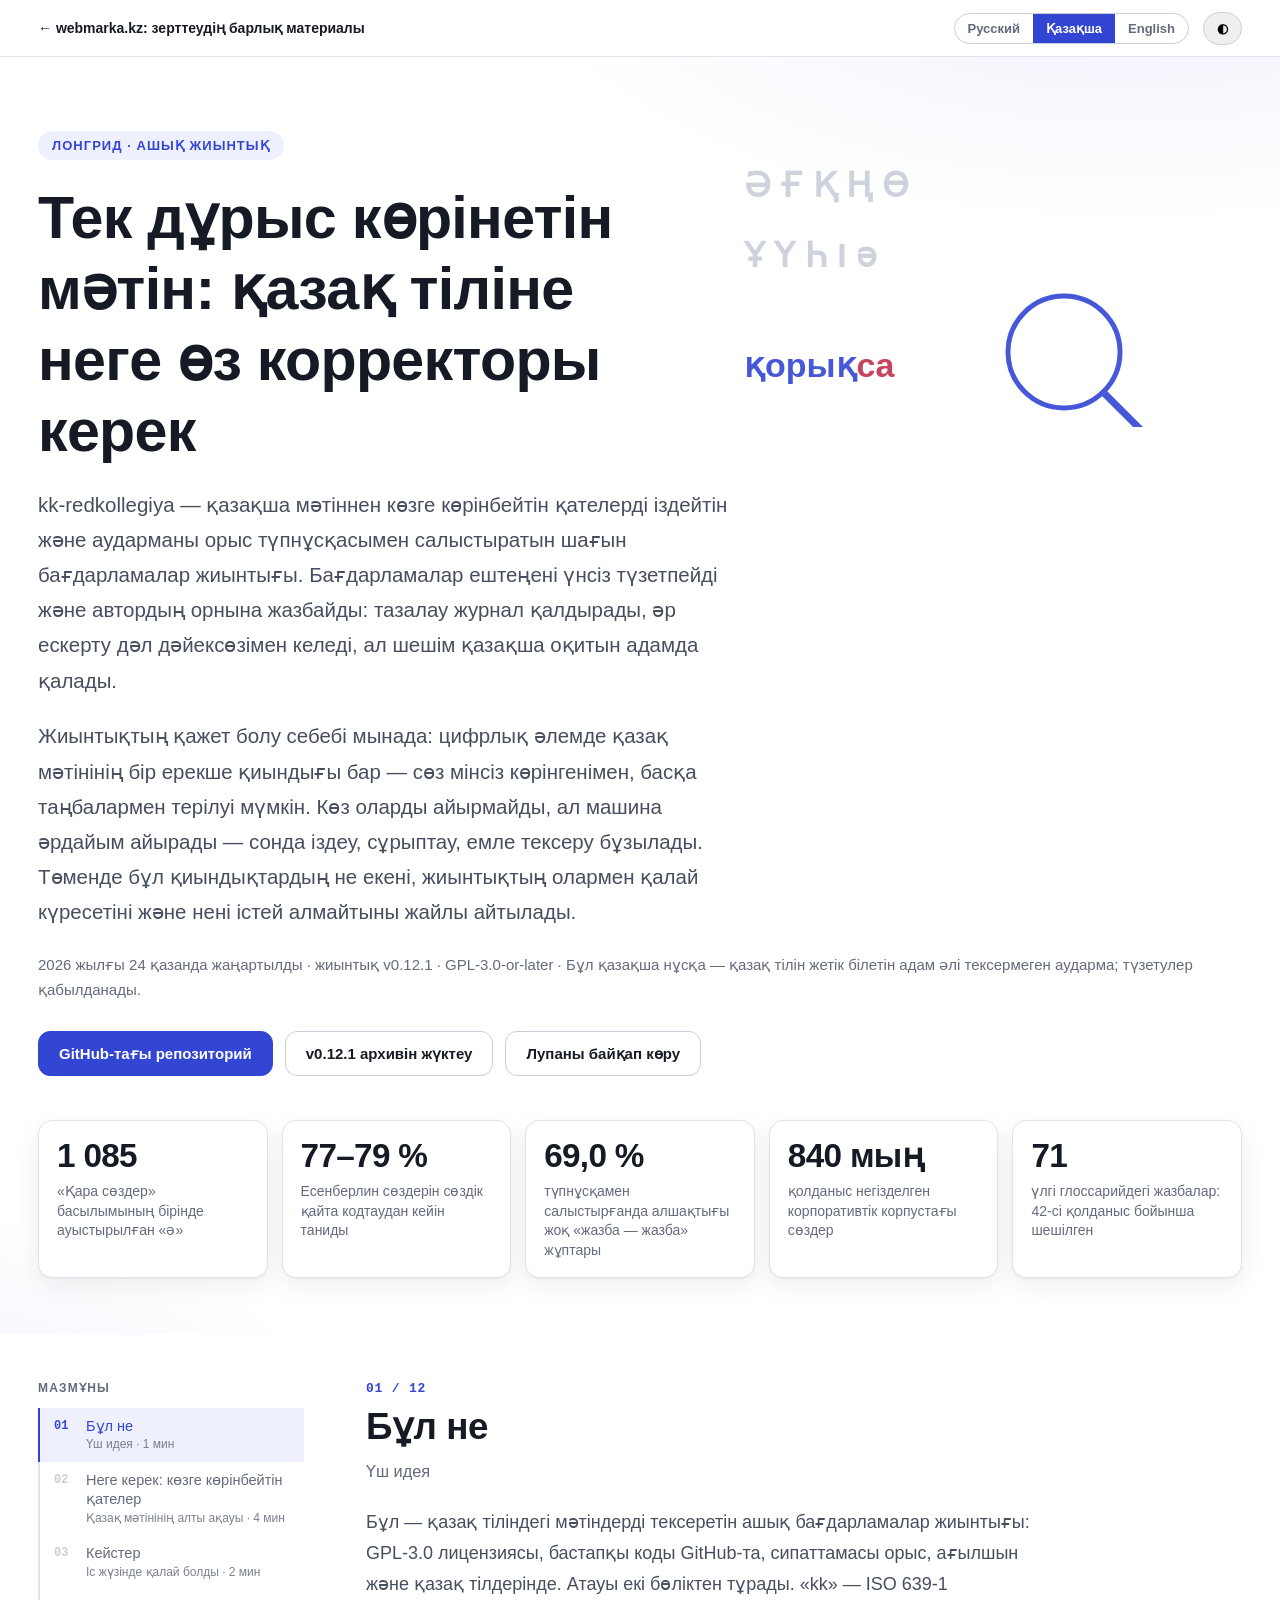
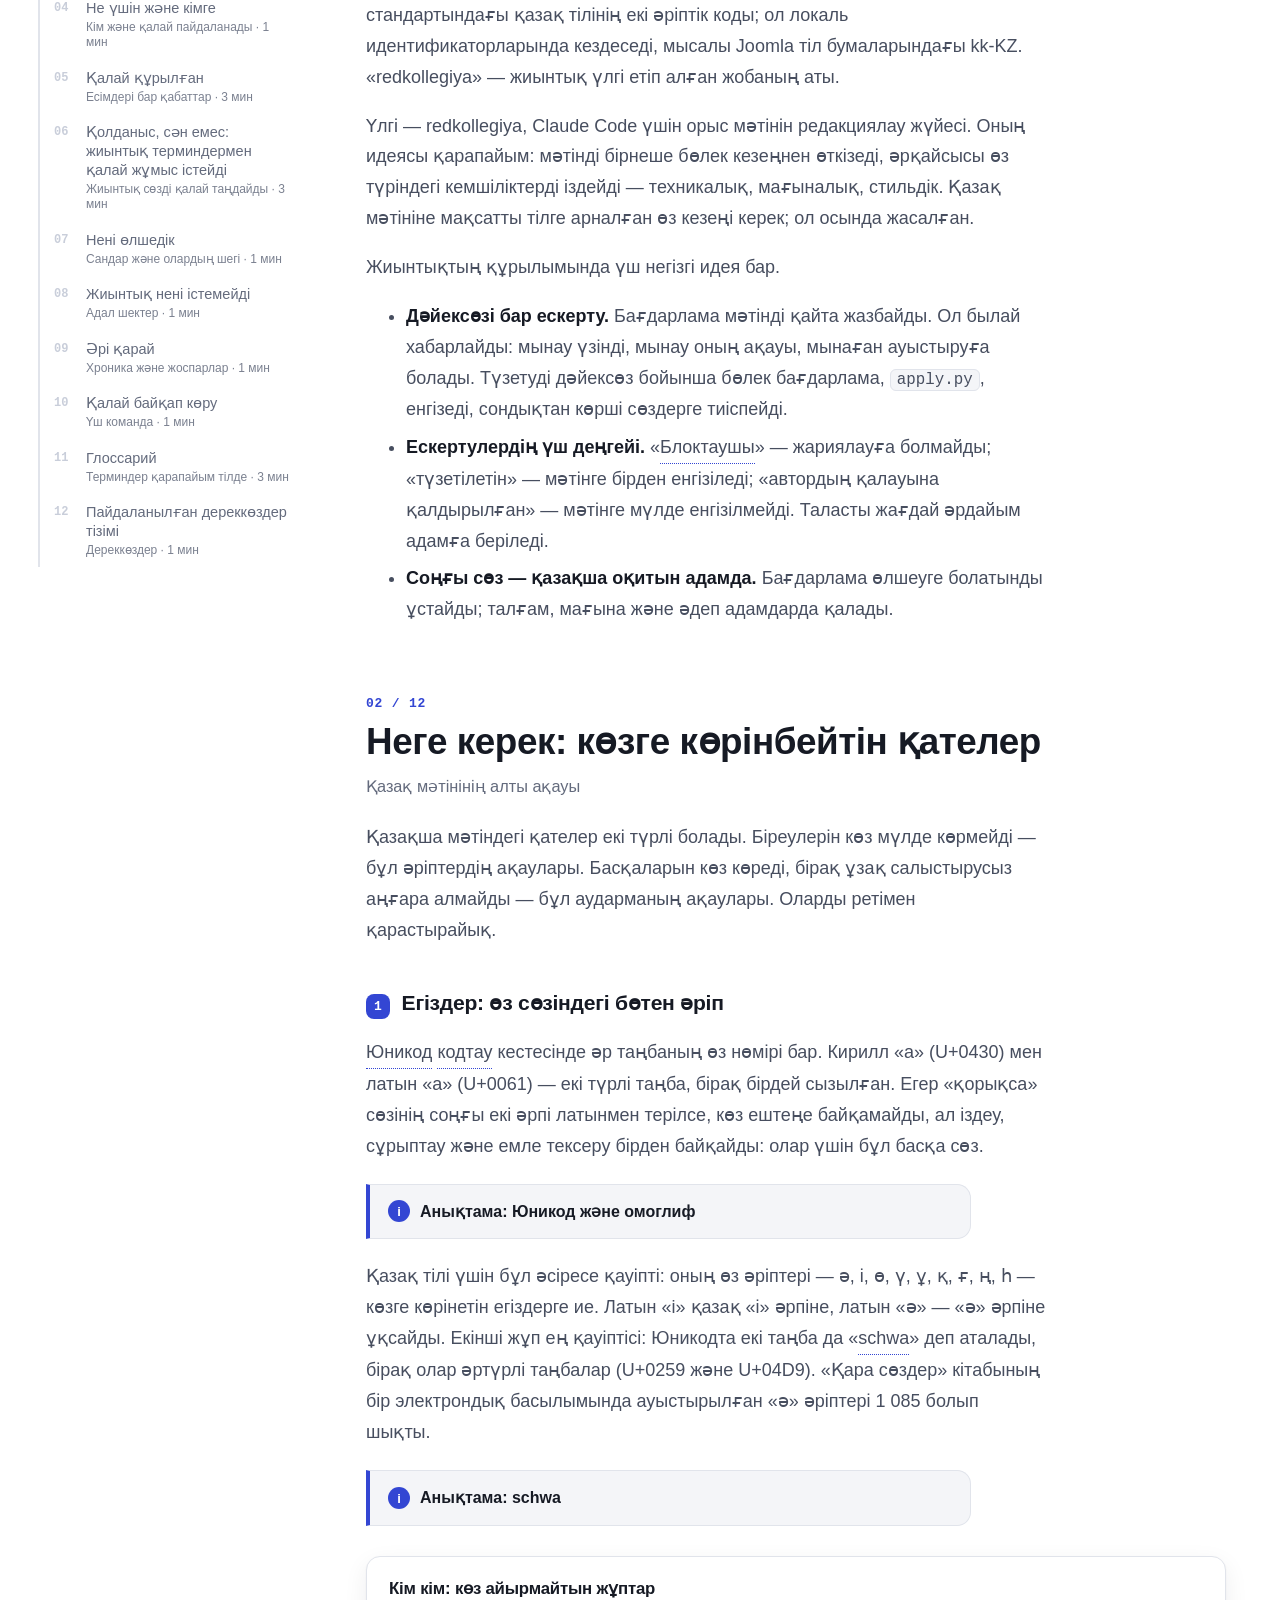
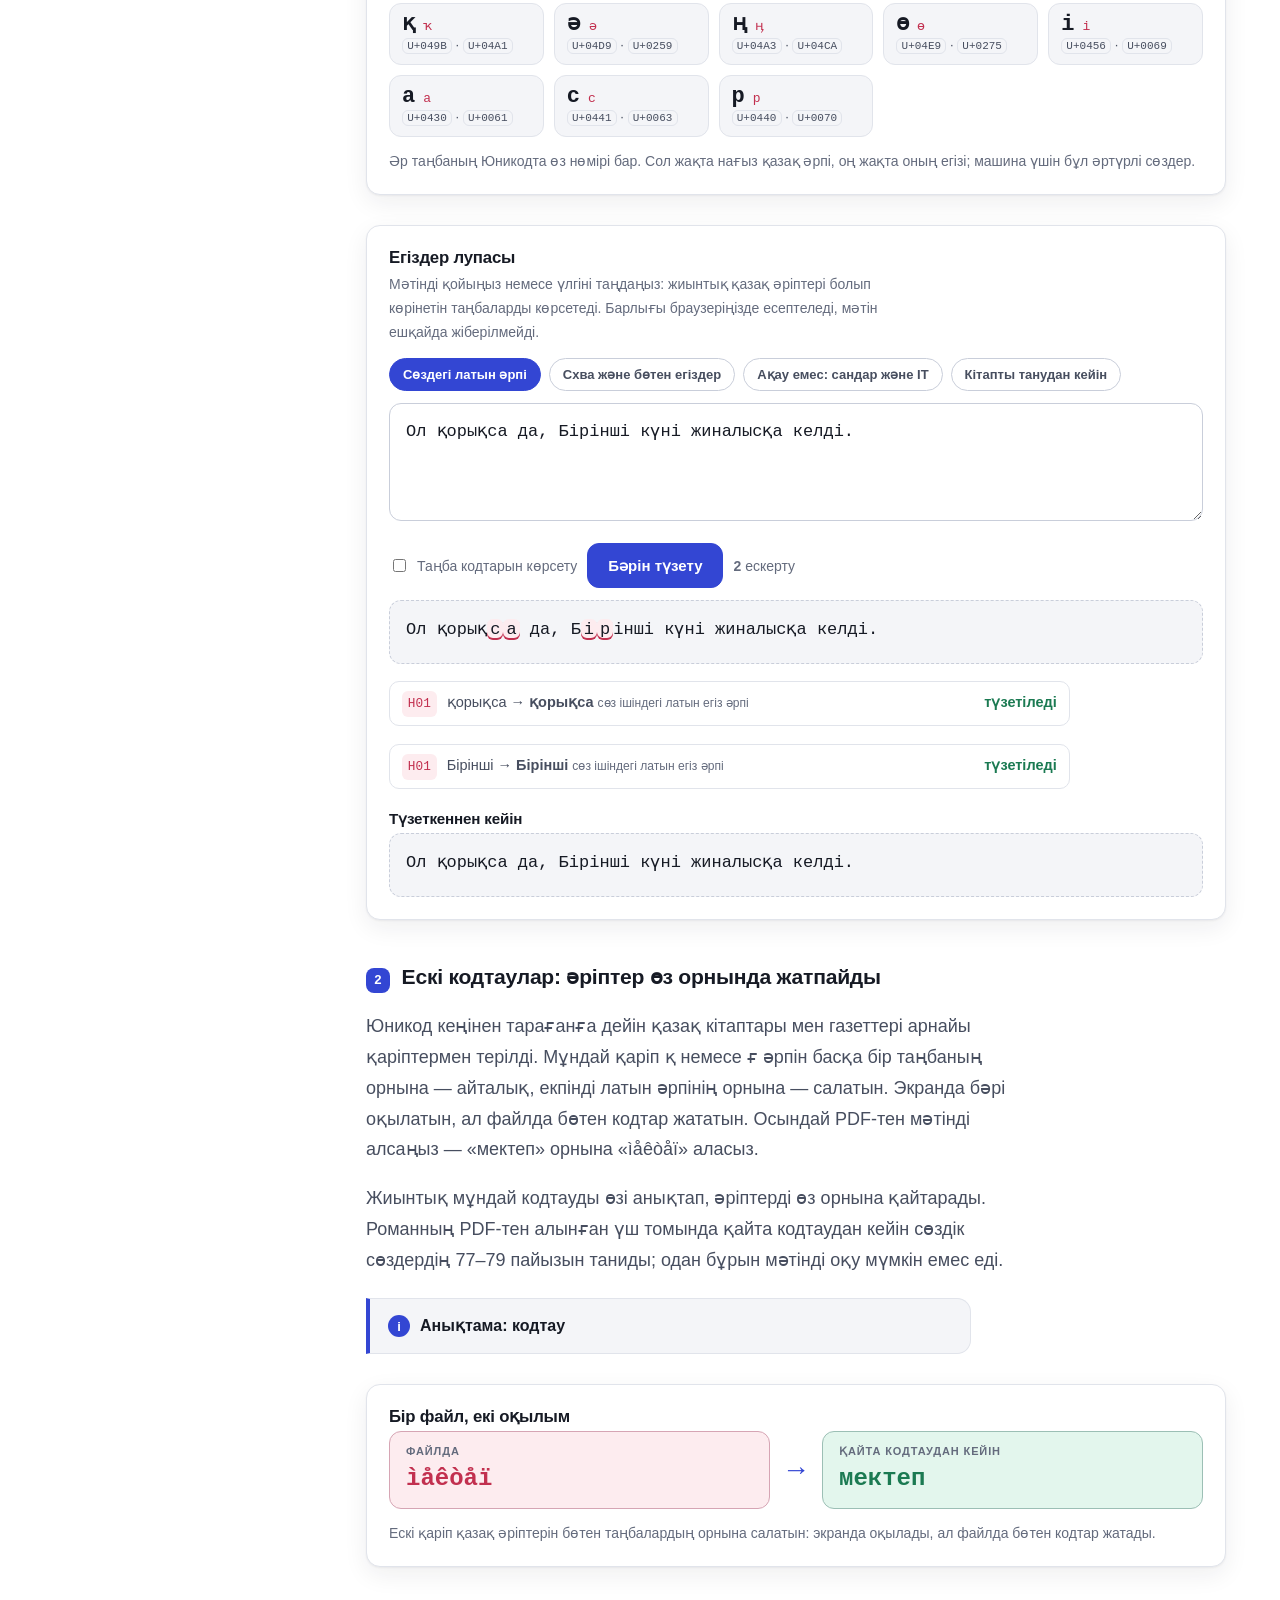
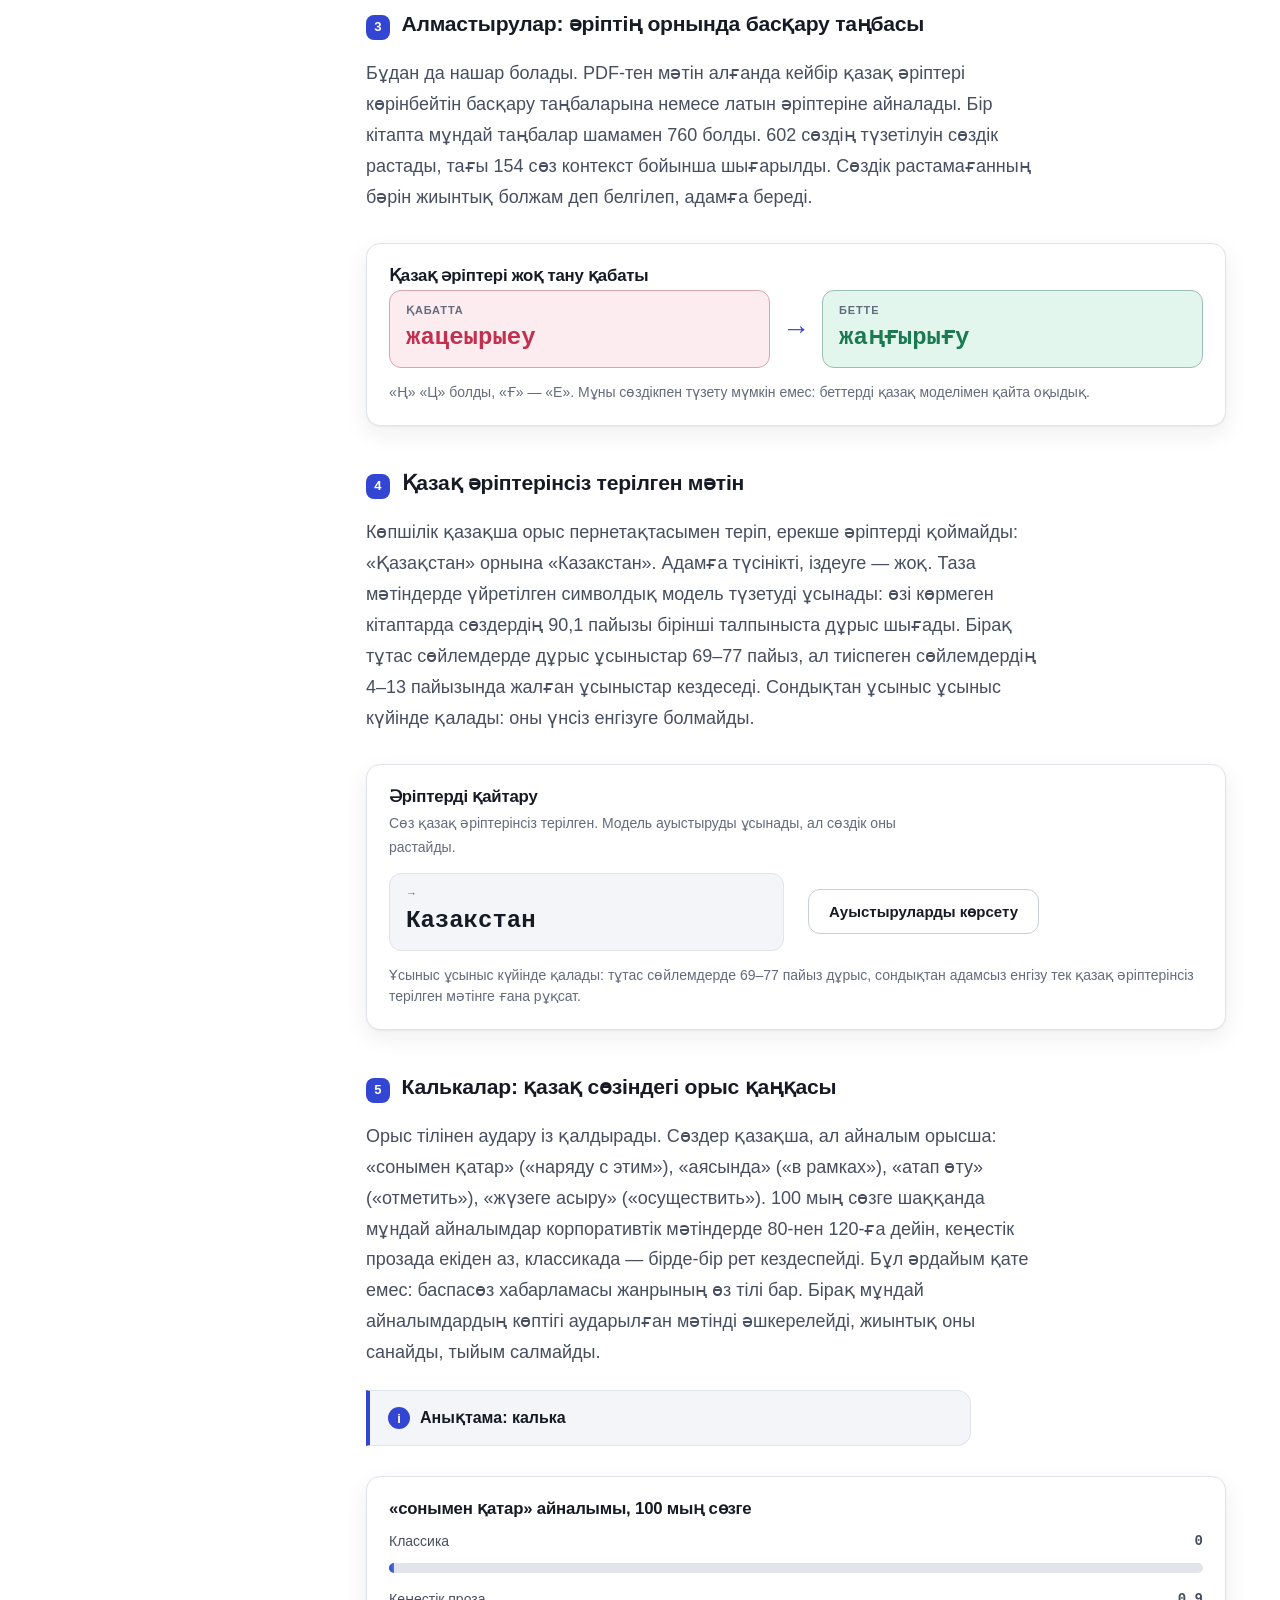
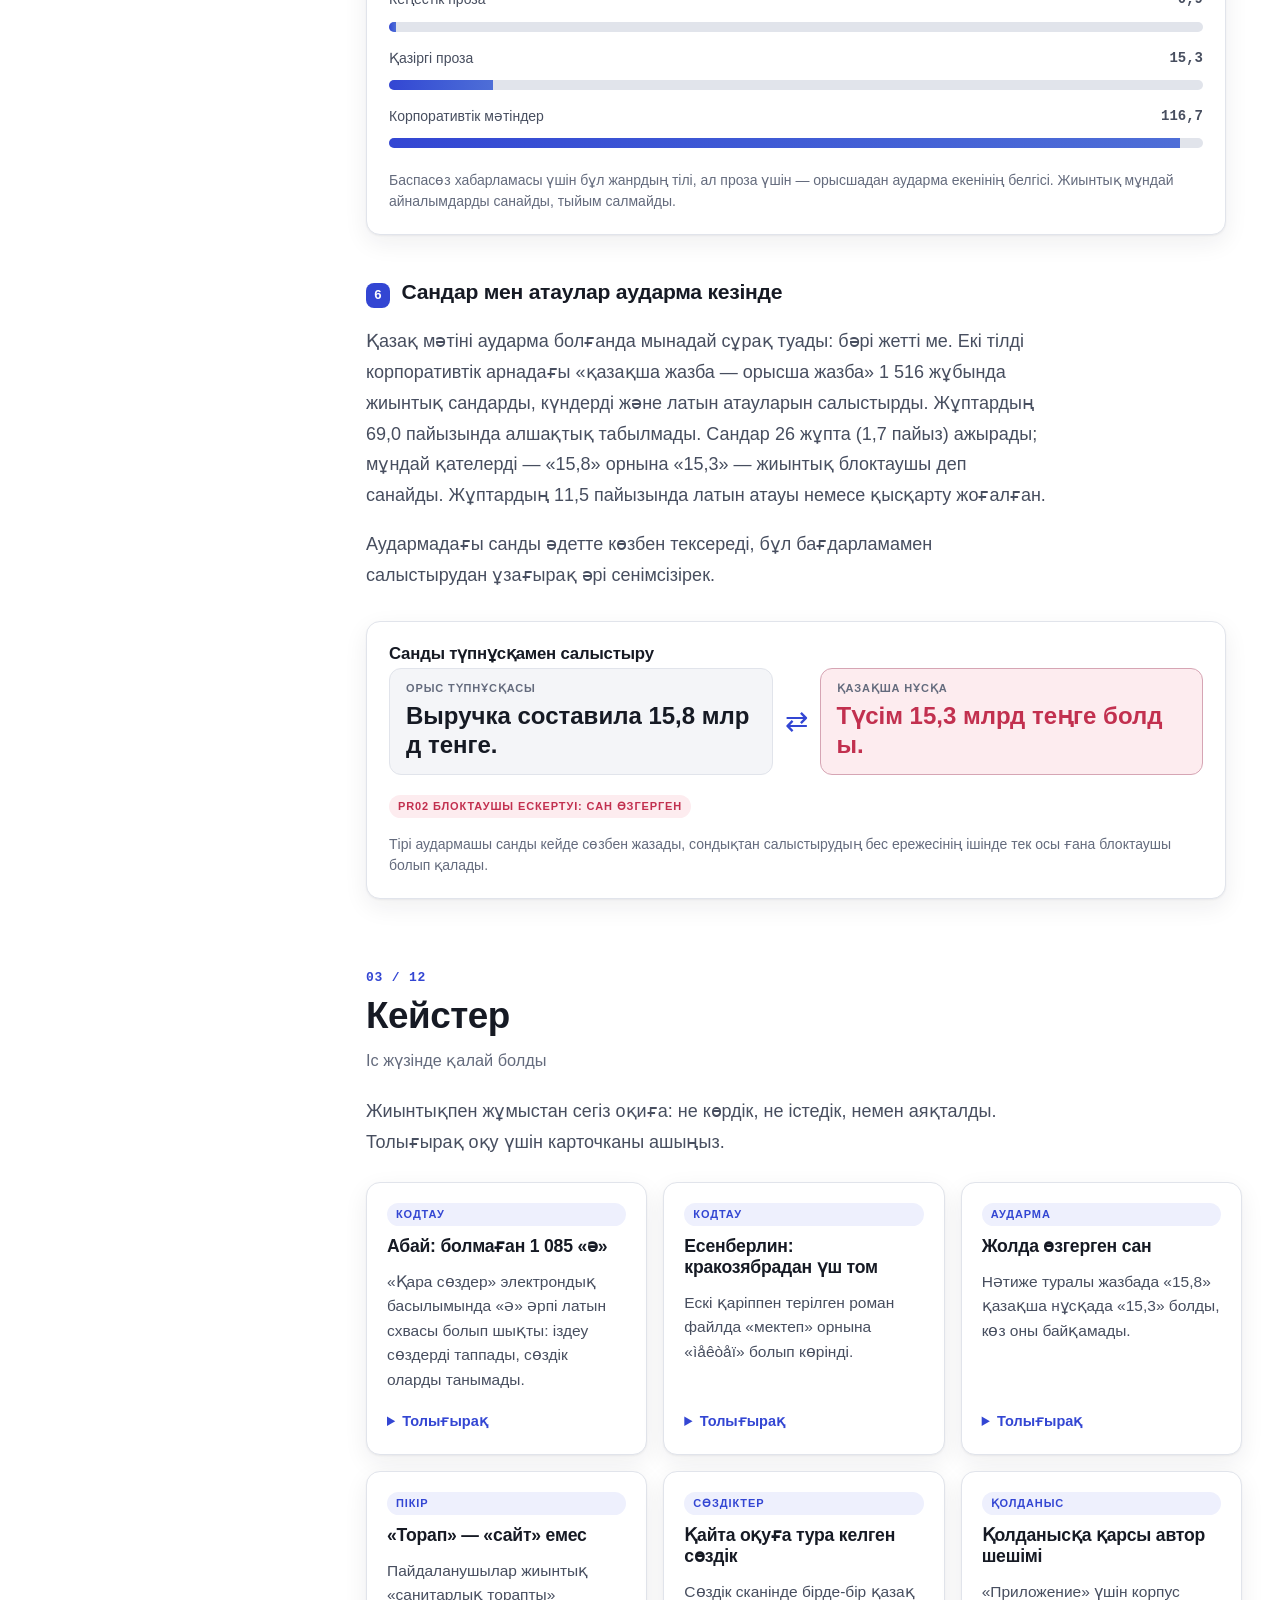
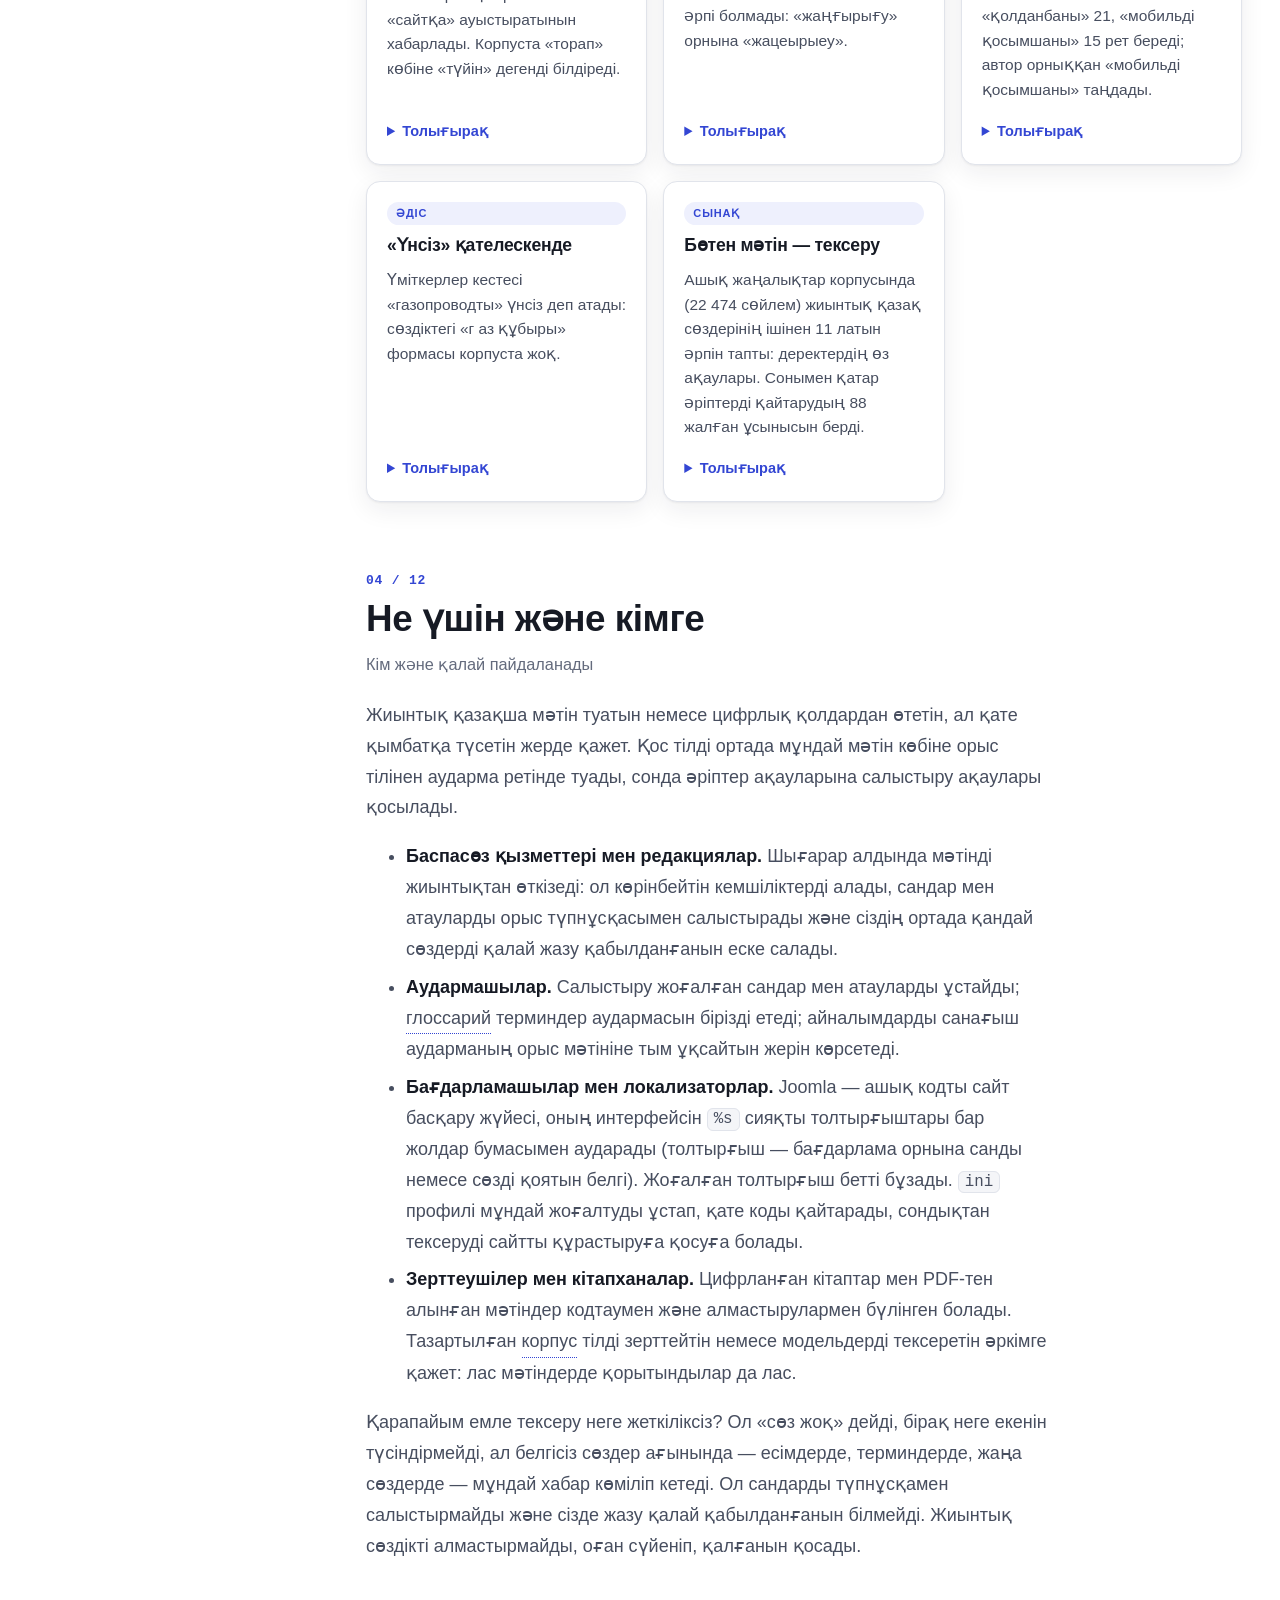
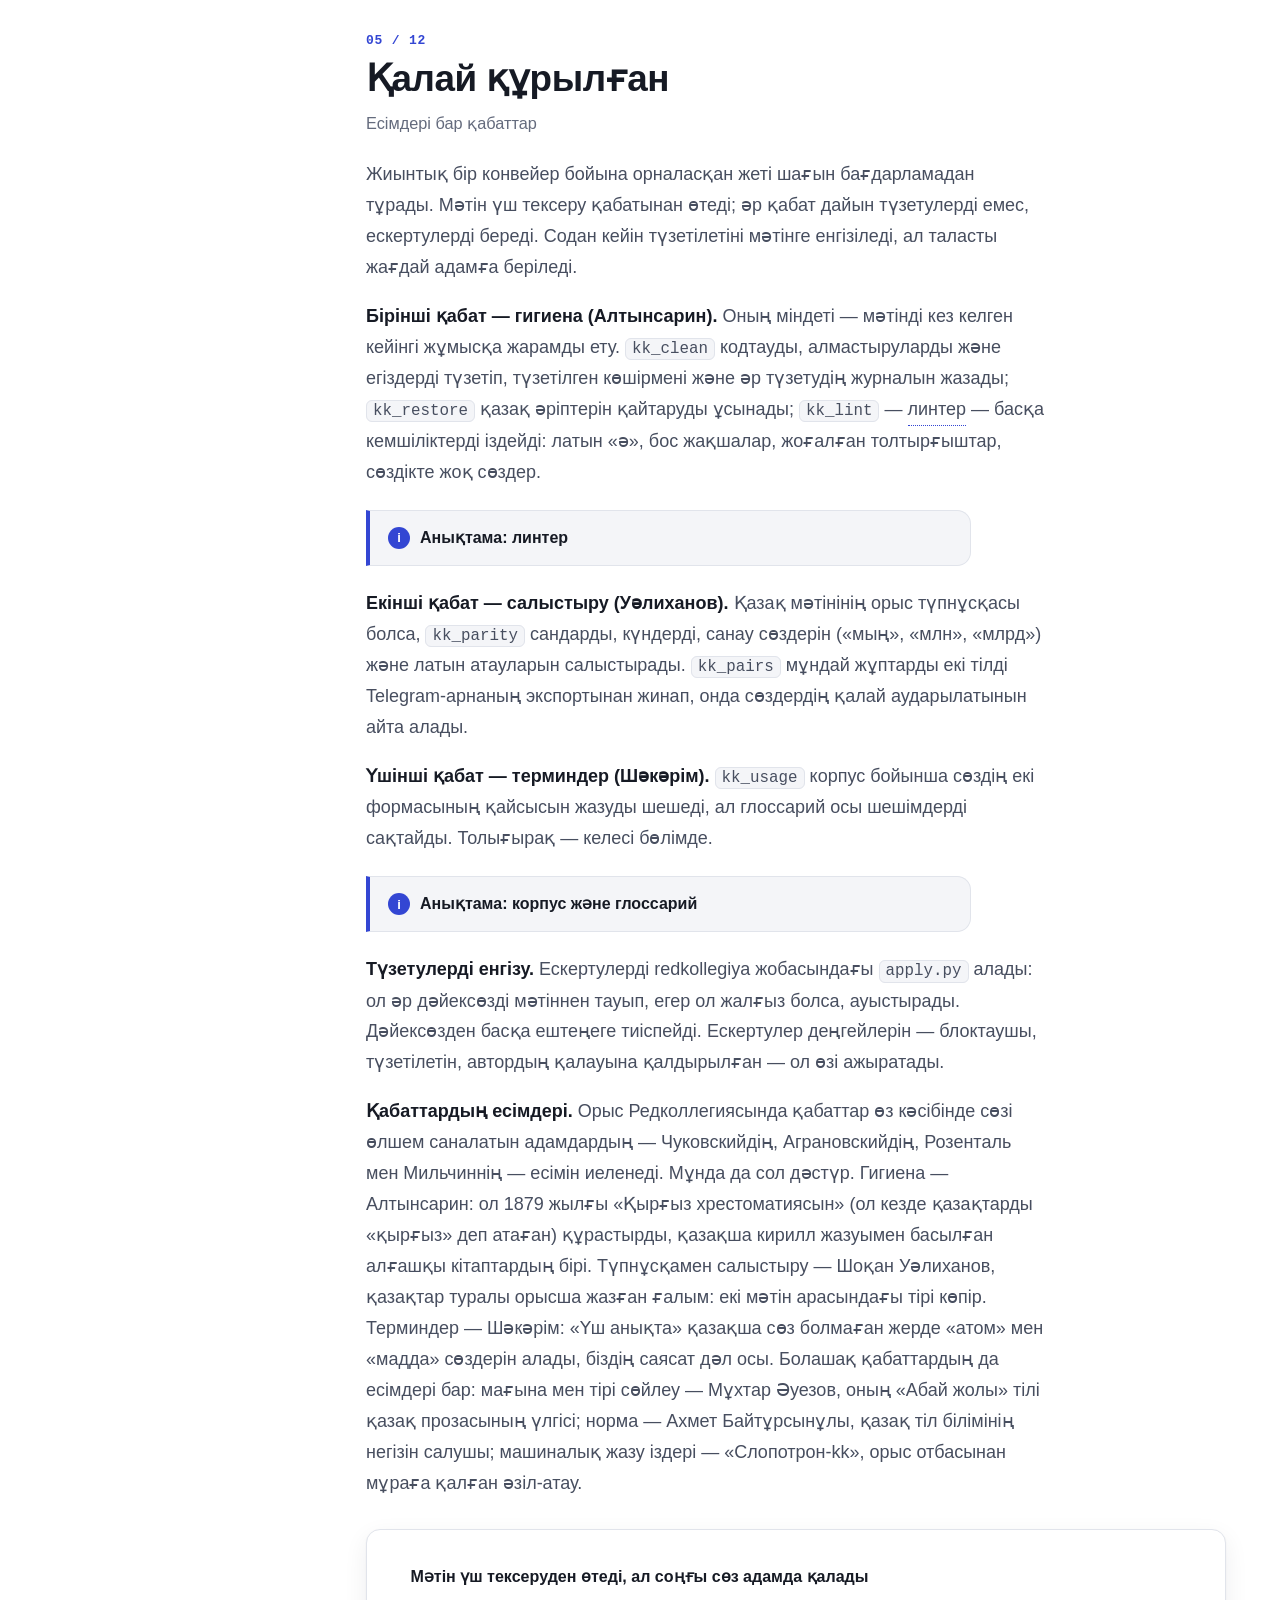
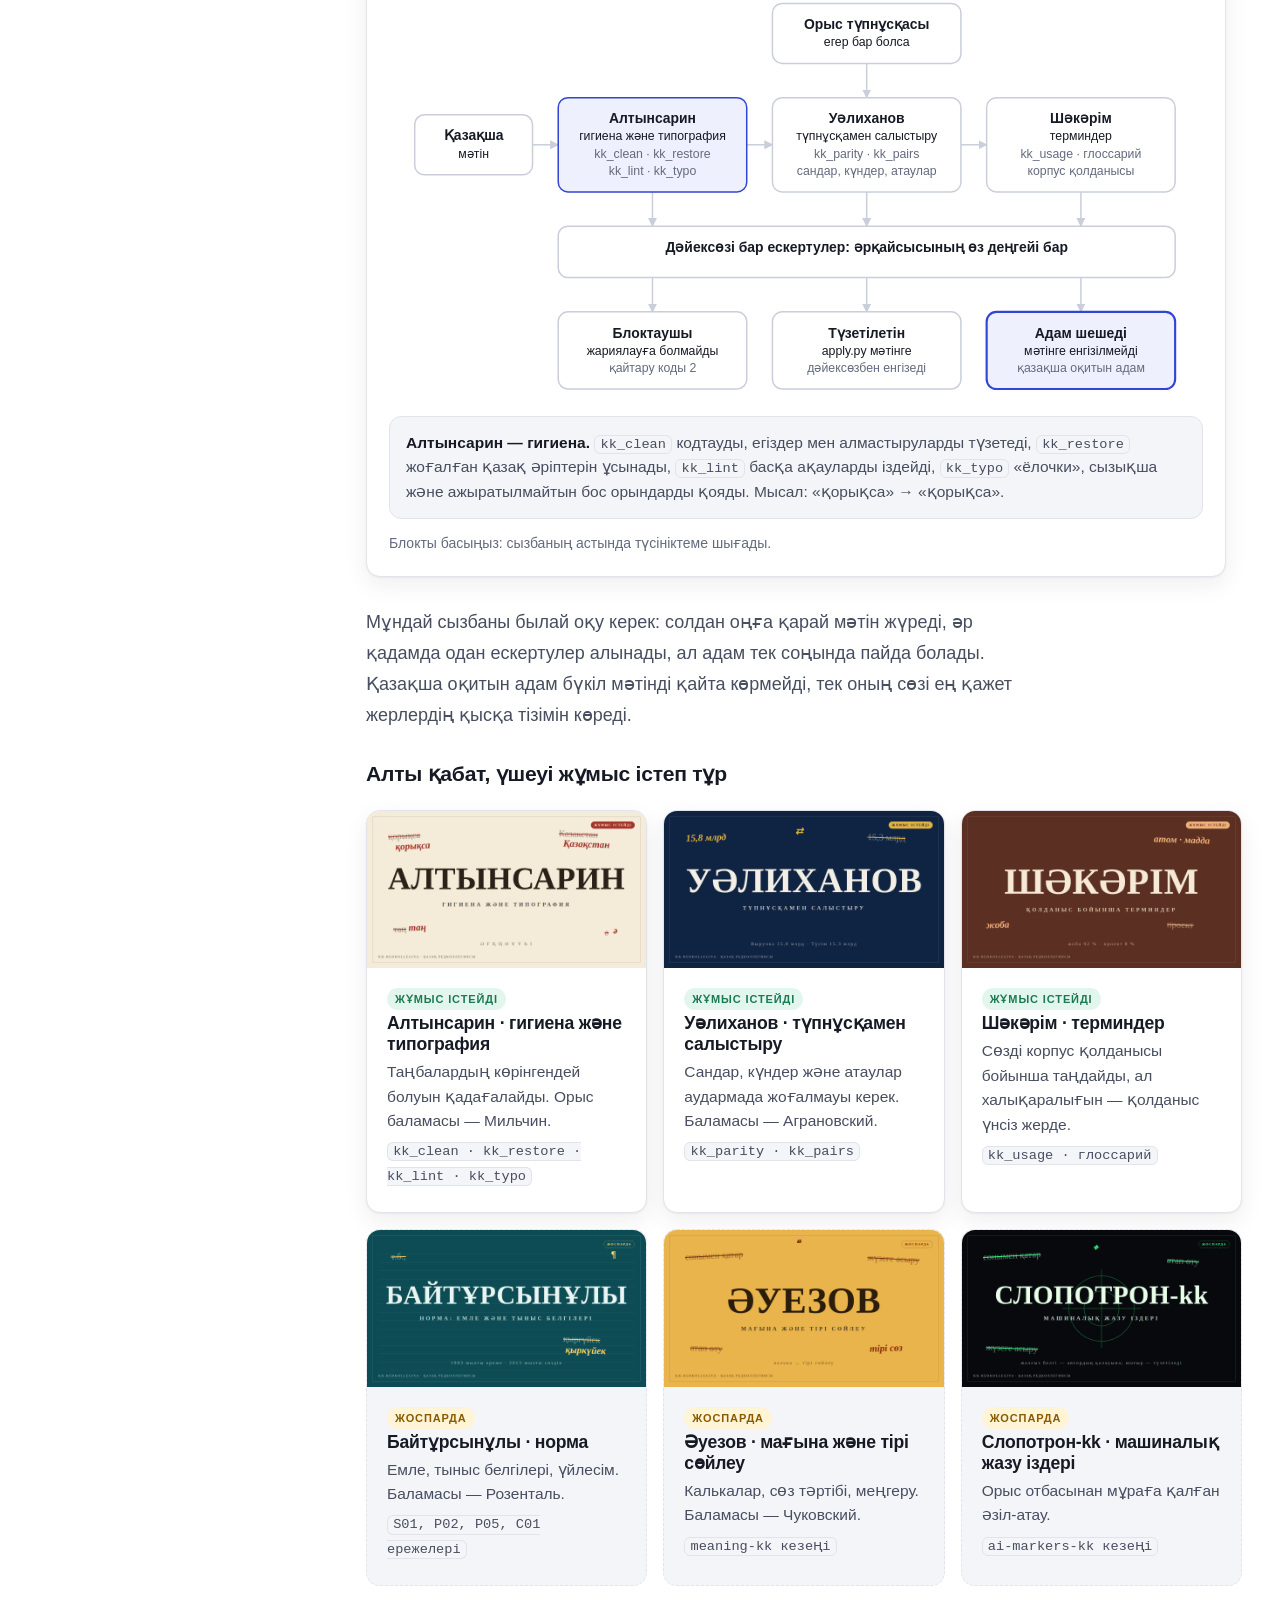
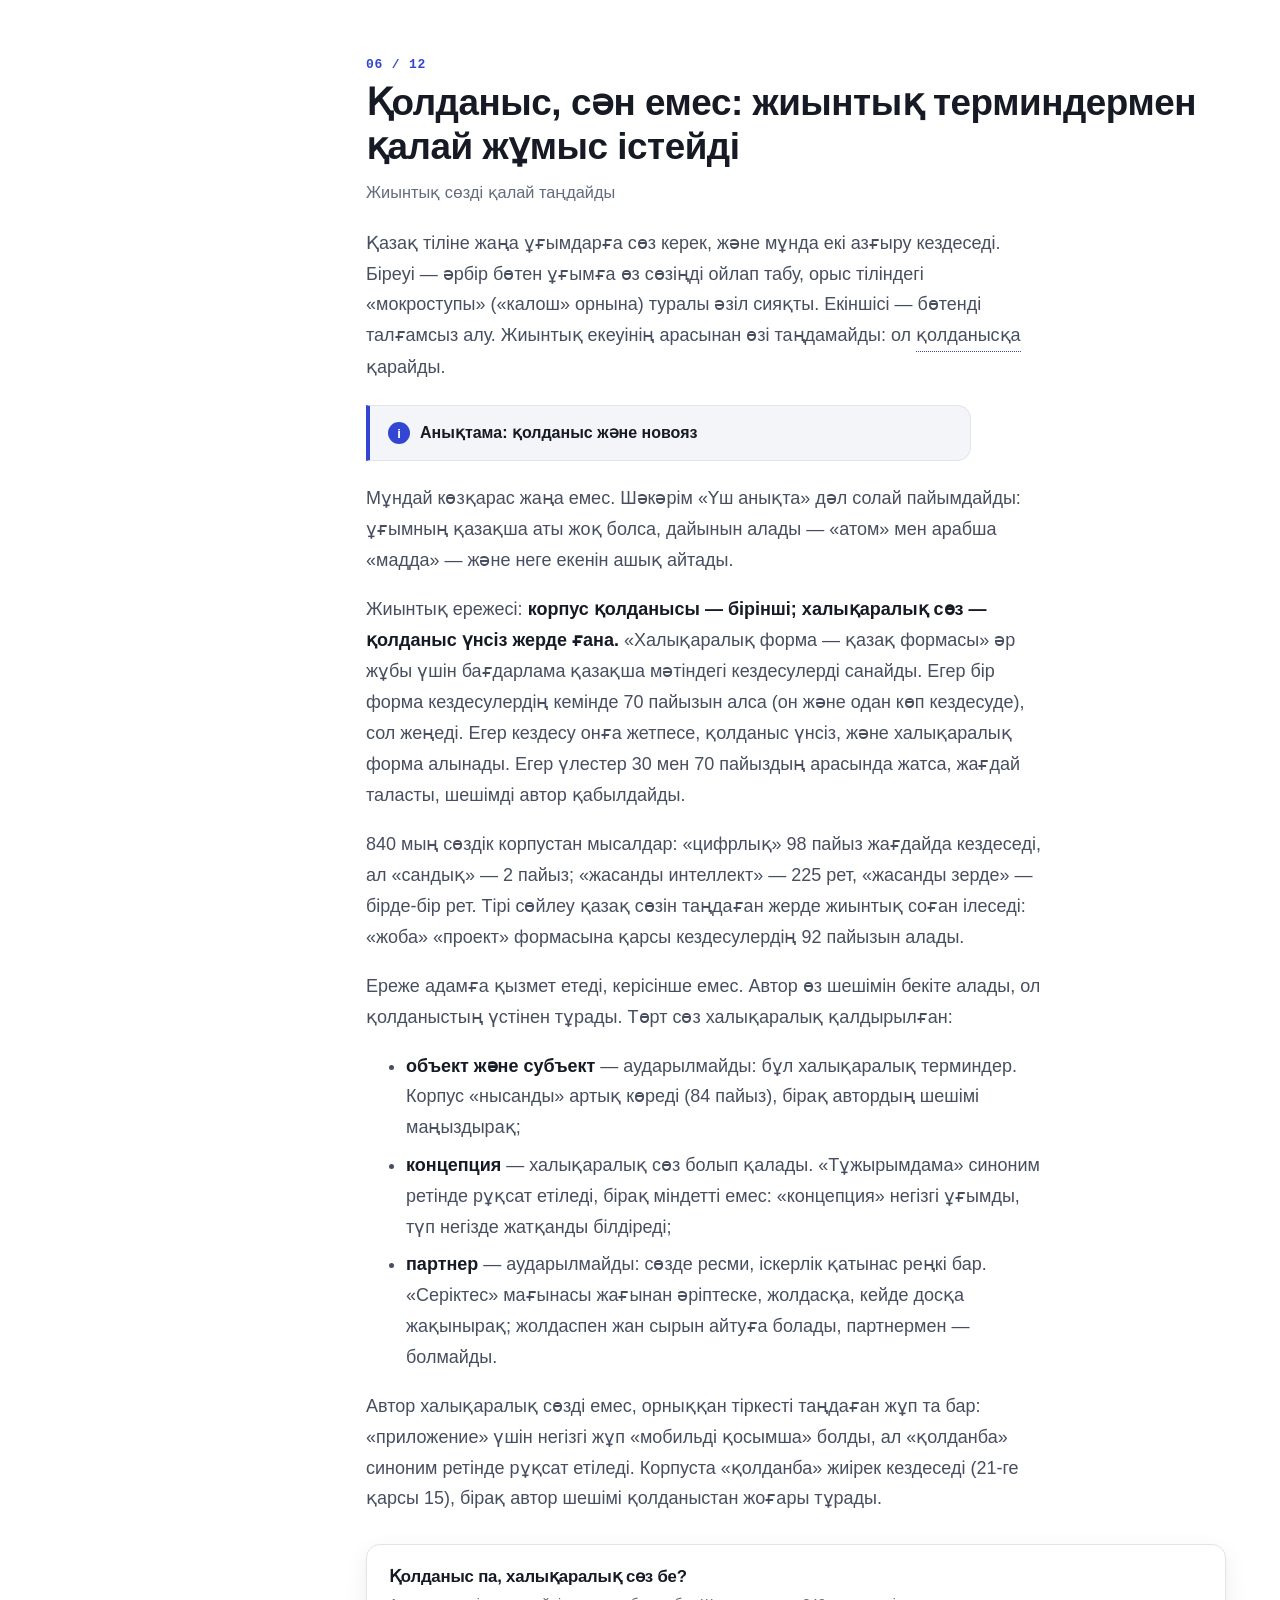
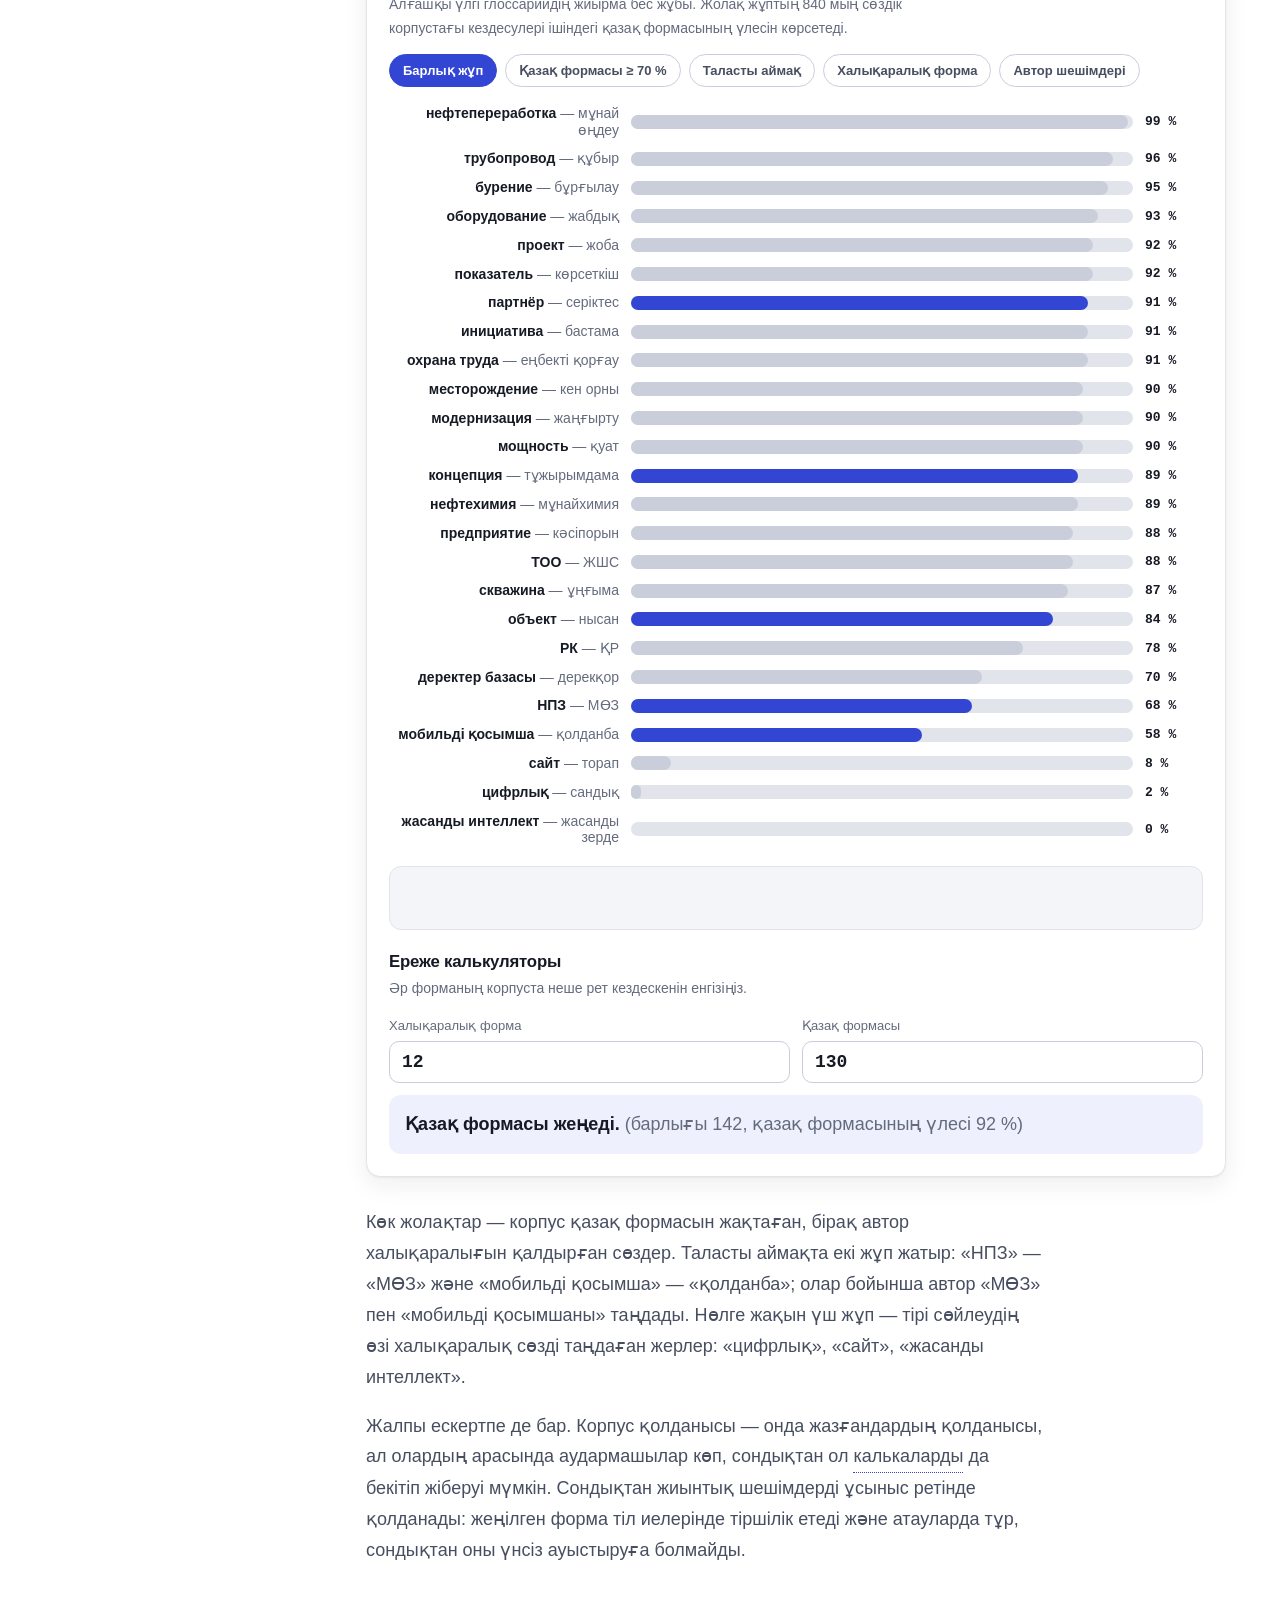
<file: docs/longread/kk/index.html>
<!DOCTYPE html>
<html lang="kk">
<head>
<meta charset="utf-8">
<meta name="viewport" content="width=device-width, initial-scale=1">
<!-- build: kk-redkollegiya longread, набор v0.12.1, 2026-10-24 -->
<!-- ссылка «все материалы исследования» уже есть в шапке страницы -->
<title>kk-redkollegiya: қазақ тіліне неге өз корректоры керек — лонгрид — Webmarka</title>
<meta name="description" content="Қазақ мәтіндері мен аудармаларын тексеретін ашық бағдарламалар жиынтығы: кодтау, егіздер, түпнұсқамен салыстыру, қолданыс бойынша терминдер. Тірі мысалдары бар лонгрид.">
<link rel="canonical" href="https://webmarka.kz/research/kk-redkollegiya/kk/">
<link rel="alternate" hreflang="ru" href="https://webmarka.kz/research/kk-redkollegiya/"><link rel="alternate" hreflang="kk" href="https://webmarka.kz/research/kk-redkollegiya/kk/"><link rel="alternate" hreflang="en" href="https://webmarka.kz/research/kk-redkollegiya/en/"><link rel="alternate" hreflang="x-default" href="https://webmarka.kz/research/kk-redkollegiya/">
<meta name="theme-color" content="#ffffff">
<meta name="author" content="Бейбіт Саханов">
<meta property="og:type" content="article"><meta property="og:site_name" content="Webmarka"><meta property="og:locale" content="kk_KZ">
<meta property="og:url" content="https://webmarka.kz/research/kk-redkollegiya/kk/"><meta property="og:title" content="kk-redkollegiya: қазақ тіліне неге өз корректоры керек"><meta property="og:description" content="Қазақ мәтіндері мен аудармаларын тексеретін ашық бағдарламалар жиынтығы: кодтау, егіздер, түпнұсқамен салыстыру, қолданыс бойынша терминдер. Тірі мысалдары бар лонгрид.">
<meta property="og:image" content="https://webmarka.kz/assets/media/2026/kk-redkollegiya-og.jpg"><meta name="twitter:card" content="summary_large_image">
<link rel="icon" href="https://webmarka.kz/assets/img/favicon.svg" type="image/svg+xml">
<link rel="stylesheet" href="../assets/longread.css?v=0.12.1">
<script type="application/ld+json">{"@context": "https://schema.org", "@graph": [{"@type": "TechArticle", "@id": "https://webmarka.kz/research/kk-redkollegiya/kk/#article", "headline": "Тек дұрыс көрінетін мәтін: қазақ тіліне неге өз корректоры керек", "inLanguage": "kk", "datePublished": "2026-10-13", "dateModified": "2026-10-24", "author": {"@id": "https://webmarka.kz/#person"}, "mainEntityOfPage": "https://webmarka.kz/research/kk-redkollegiya/kk/", "image": "https://webmarka.kz/assets/media/2026/kk-redkollegiya-og.jpg", "about": {"@type": "SoftwareSourceCode", "name": "kk-redkollegiya", "codeRepository": "https://github.com/bsakhanov/kk-redkollegiya", "license": "https://www.gnu.org/licenses/gpl-3.0.html"}}]}</script>
</head>
<body>
<header class="bar-top"><div class="wrap"><a class="back" href="https://webmarka.kz/research/">← webmarka.kz: зерттеудің барлық материалы</a><span class="sp"></span><nav class="seg" aria-label="language"><a href="../" hreflang="ru" lang="ru">Русский</a><a aria-current="page" lang="kk">Қазақша</a><a href="../en/" hreflang="en" lang="en">English</a></nav>
<button class="seg" id="theme" type="button" style="padding:8px 13px;font-weight:600;font-size:13px" aria-label="Тақырып">◐</button></div><div class="prog"></div></header>
<main>
<div class="hero"><div class="wrap"><svg class="lk" viewBox="0 0 520 300" aria-hidden="true"><text x="10" y="70" class="ghost">Ә Ғ Қ Ң Ө</text><text x="10" y="140" class="ghost">Ұ Ү Һ І ә</text><text x="10" y="250">қорық<tspan fill="var(--bad)">ca</tspan></text><circle cx="330" cy="225" r="56" fill="none" stroke="var(--pri)" stroke-width="5"/><path d="M370 266L410 306" stroke="var(--pri)" stroke-width="7" stroke-linecap="round"/></svg><span class="kick">Лонгрид · ашық жиынтық</span><h1>Тек дұрыс көрінетін мәтін: қазақ тіліне неге өз корректоры керек</h1><div class="lead"><p>kk-redkollegiya — қазақша мәтіннен көзге көрінбейтін қателерді іздейтін және аударманы орыс түпнұсқасымен салыстыратын шағын бағдарламалар жиынтығы. Бағдарламалар ештеңені үнсіз түзетпейді және автордың орнына жазбайды: тазалау журнал қалдырады, әр ескерту дәл дәйексөзімен келеді, ал шешім қазақша оқитын адамда қалады.</p><p>Жиынтықтың қажет болу себебі мынада: цифрлық әлемде қазақ мәтінінің бір ерекше қиындығы бар — сөз мінсіз көрінгенімен, басқа таңбалармен терілуі мүмкін. Көз оларды айырмайды, ал машина әрдайым айырады — сонда іздеу, сұрыптау, емле тексеру бұзылады. Төменде бұл қиындықтардың не екені, жиынтықтың олармен қалай күресетіні және нені істей алмайтыны жайлы айтылады.</p></div>
<p class="meta">2026 жылғы 24 қазанда жаңартылды · жиынтық v0.12.1 · GPL-3.0-or-later · Бұл қазақша нұсқа — қазақ тілін жетік білетін адам әлі тексермеген аударма; түзетулер қабылданады.</p>
<div class="cta"><a class="btn pri" href="https://github.com/bsakhanov/kk-redkollegiya">GitHub-тағы репозиторий</a><a class="btn" href="https://github.com/bsakhanov/kk-redkollegiya/releases/latest">v0.12.1 архивін жүктеу</a><a class="btn" href="#pg">Лупаны байқап көру</a></div>
<div class="stats"><div class="stat"><b data-count=1085 data-suf="">0</b><span>«Қара сөздер» басылымының бірінде ауыстырылған «ә»</span></div><div class="stat"><b>77–79 %</b><span>Есенберлин сөздерін сөздік қайта кодтаудан кейін таниды</span></div><div class="stat"><b>69,0 %</b><span>түпнұсқамен салыстырғанда алшақтығы жоқ «жазба — жазба» жұптары</span></div><div class="stat"><b data-count=840 data-suf=" мың">0 мың</b><span>қолданыс негізделген корпоративтік корпустағы сөздер</span></div><div class="stat"><b data-count=71 data-suf="">0</b><span>үлгі глоссарийдегі жазбалар: 42-сі қолданыс бойынша шешілген</span></div></div></div></div>
<div class="wrap layout"><aside class="toc" aria-label="Мазмұны"><h2>Мазмұны</h2><ol><li><a href="#s1"><i>01</i><span>Бұл не<small>Үш идея</small></span></a></li><li><a href="#s2"><i>02</i><span>Неге керек: көзге көрінбейтін қателер<small>Қазақ мәтінінің алты ақауы</small></span></a></li><li><a href="#s3"><i>03</i><span>Кейстер<small>Іс жүзінде қалай болды</small></span></a></li><li><a href="#s4"><i>04</i><span>Не үшін және кімге<small>Кім және қалай пайдаланады</small></span></a></li><li><a href="#s5"><i>05</i><span>Қалай құрылған<small>Есімдері бар қабаттар</small></span></a></li><li><a href="#s6"><i>06</i><span>Қолданыс, сән емес: жиынтық терминдермен қалай жұмыс істейді<small>Жиынтық сөзді қалай таңдайды</small></span></a></li><li><a href="#s7"><i>07</i><span>Нені өлшедік<small>Сандар және олардың шегі</small></span></a></li><li><a href="#s8"><i>08</i><span>Жиынтық нені істемейді<small>Адал шектер</small></span></a></li><li><a href="#s9"><i>09</i><span>Әрі қарай<small>Хроника және жоспарлар</small></span></a></li><li><a href="#s10"><i>10</i><span>Қалай байқап көру<small>Үш команда</small></span></a></li><li><a href="#s11"><i>11</i><span>Глоссарий<small>Терминдер қарапайым тілде</small></span></a></li><li><a href="#s12"><i>12</i><span>Пайдаланылған дереккөздер тізімі<small>Дереккөздер</small></span></a></li></ol><p class="eta" id="eta" data-t="Оқу — шамамен {n} мин"></p></aside>
<article><section id="s1" class="rv"><h2><span class="n">01 / 12</span>Бұл не</h2><p class="sub">Үш идея</p><p>Бұл — қазақ тіліндегі мәтіндерді тексеретін ашық бағдарламалар жиынтығы: GPL-3.0 лицензиясы, бастапқы коды GitHub-та, сипаттамасы орыс, ағылшын және қазақ тілдерінде. Атауы екі бөліктен тұрады. «kk» — ISO 639-1 стандартындағы қазақ тілінің екі әріптік коды; ол локаль идентификаторларында кездеседі, мысалы Joomla тіл бумаларындағы kk-KZ. «redkollegiya» — жиынтық үлгі етіп алған жобаның аты.</p>
<p>Үлгі — redkollegiya, Claude Code үшін орыс мәтінін редакциялау жүйесі. Оның идеясы қарапайым: мәтінді бірнеше бөлек кезеңнен өткізеді, әрқайсысы өз түріндегі кемшіліктерді іздейді — техникалық, мағыналық, стильдік. Қазақ мәтініне мақсатты тілге арналған өз кезеңі керек; ол осында жасалған.</p>
<p>Жиынтықтың құрылымында үш негізгі идея бар.</p>
<ul>
<li><strong>Дәйексөзі бар ескерту.</strong> Бағдарлама мәтінді қайта жазбайды. Ол былай хабарлайды: мынау үзінді, мынау оның ақауы, мынаған ауыстыруға болады. Түзетуді дәйексөз бойынша бөлек бағдарлама, <code>apply.py</code>, енгізеді, сондықтан көрші сөздерге тиіспейді.</li>
<li><strong>Ескертулердің үш деңгейі.</strong> «<button class="term" type="button" data-t="blocker">Блоктаушы</button>» — жариялауға болмайды; «түзетілетін» — мәтінге бірден енгізіледі; «автордың қалауына қалдырылған» — мәтінге мүлде енгізілмейді. Таласты жағдай әрдайым адамға беріледі.</li>
<li><strong>Соңғы сөз — қазақша оқитын адамда.</strong> Бағдарлама өлшеуге болатынды ұстайды; талғам, мағына және әдеп адамдарда қалады.</li>
</ul></section><section id="s2" class="rv"><h2><span class="n">02 / 12</span>Неге керек: көзге көрінбейтін қателер</h2><p class="sub">Қазақ мәтінінің алты ақауы</p><p>Қазақша мәтіндегі қателер екі түрлі болады. Біреулерін көз мүлде көрмейді — бұл әріптердің ақаулары. Басқаларын көз көреді, бірақ ұзақ салыстырусыз аңғара алмайды — бұл аударманың ақаулары. Оларды ретімен қарастырайық.</p>
<h3><span class="no">1</span><span>Егіздер: өз сөзіндегі бөтен әріп</span></h3>
<p><button class="term" type="button" data-t="unicode">Юникод</button> <button class="term" type="button" data-t="encoding">кодтау</button> кестесінде әр таңбаның өз нөмірі бар. Кирилл «а» (U+0430) мен латын «a» (U+0061) — екі түрлі таңба, бірақ бірдей сызылған. Егер «қорықса» сөзінің соңғы екі әрпі латынмен терілсе, көз ештеңе байқамайды, ал іздеу, сұрыптау және емле тексеру бірден байқайды: олар үшін бұл басқа сөз.</p>
<details class="callout"><summary>Анықтама: Юникод және омоглиф</summary><p>«Юникод» (Unicode) атауы біртұтас әмбебап кодтауға меңзейді: «бірегей, біріккен, әмбебап». «Омоглиф» сөзі грек <em>homós</em> — «бірдей» және <em>glyphḗ</em> — «ойып жасалған таңба» сөздерінен құралған; ол сырт көрінісі басқа таңбадан айырылмайтын таңбаны білдіреді. Қауіпсіздікте дәл осындай егіздер мекенжайларды жалғандау үшін қолданылады: аты латын «а» әрпімен жазылған сайт шынайы көрінеді, ал мүлде басқа жаққа апарады.</p></details>
<p>Қазақ тілі үшін бұл әсіресе қауіпті: оның өз әріптері — ә, і, ө, ү, ұ, қ, ғ, ң, һ — көзге көрінетін егіздерге ие. Латын «i» қазақ «і» әрпіне, латын «ə» — «ә» әрпіне ұқсайды. Екінші жұп ең қауіптісі: Юникодта екі таңба да «<button class="term" type="button" data-t="schwa">schwa</button>» деп аталады, бірақ олар әртүрлі таңбалар (U+0259 және U+04D9). «Қара сөздер» кітабының бір электрондық басылымында ауыстырылған «ә» әріптері 1 085 болып шықты.</p>
<details class="callout"><summary>Анықтама: schwa</summary><p>ə таңбасының атауы — «schwa» (орысша «шва» немесе «схва») — көне еврей жазуында қысқа анық емес дауысты дыбысты немесе дауыстының жоқтығын белгілеген белгінің атауынан шыққан. Қазір бұл сөзбен дыбыстың өзін де, оның таңбасын да атайды.</p></details>
<figure class="fig rv"><h4>Кім кім: көз айырмайтын жұптар</h4><div class="lg"><div><b>қ<em>ҡ</em></b><code>U+049B</code> · <code>U+04A1</code></div><div><b>ә<em>ə</em></b><code>U+04D9</code> · <code>U+0259</code></div><div><b>ң<em>ӊ</em></b><code>U+04A3</code> · <code>U+04CA</code></div><div><b>ө<em>ɵ</em></b><code>U+04E9</code> · <code>U+0275</code></div><div><b>і<em>i</em></b><code>U+0456</code> · <code>U+0069</code></div><div><b>а<em>a</em></b><code>U+0430</code> · <code>U+0061</code></div><div><b>с<em>c</em></b><code>U+0441</code> · <code>U+0063</code></div><div><b>р<em>p</em></b><code>U+0440</code> · <code>U+0070</code></div></div><figcaption>Әр таңбаның Юникодта өз нөмірі бар. Сол жақта нағыз қазақ әрпі, оң жақта оның егізі; машина үшін бұл әртүрлі сөздер.</figcaption></figure><div class="fig pg rv" id="pg"><h4>Егіздер лупасы</h4><p class="hint">Мәтінді қойыңыз немесе үлгіні таңдаңыз: жиынтық қазақ әріптері болып көрінетін таңбаларды көрсетеді. Барлығы браузеріңізде есептеледі, мәтін ешқайда жіберілмейді.</p><div class="chips" id="pg-presets"><button class="chip" type="button" aria-pressed="false">Сөздегі латын әрпі</button><button class="chip" type="button" aria-pressed="false">Схва және бөтен егіздер</button><button class="chip" type="button" aria-pressed="false">Ақау емес: сандар және IT</button><button class="chip" type="button" aria-pressed="false">Кітапты танудан кейін</button></div><textarea id="pg-in" spellcheck="false" aria-label="Егіздер лупасы" placeholder="Қазақша мәтінді қойыңыз…"></textarea><div class="row-tools"><label class="sw"><input type="checkbox" id="pg-cp"> Таңба кодтарын көрсету</label><button class="btn pri" type="button" id="pg-apply">Бәрін түзету</button><span class="hint" style="margin:0"><b id="pg-n">0</b> ескерту</span></div><div class="out" id="pg-out" style="margin-top:12px"></div><ul class="fl" id="pg-list"></ul><h4 style="margin-top:16px;font-size:.95rem">Түзеткеннен кейін</h4><div class="out" id="pg-fixed"></div></div><h3><span class="no">2</span><span>Ескі кодтаулар: әріптер өз орнында жатпайды</span></h3>
<p>Юникод кеңінен тарағанға дейін қазақ кітаптары мен газеттері арнайы қаріптермен терілді. Мұндай қаріп қ немесе ғ әрпін басқа бір таңбаның орнына — айталық, екпінді латын әрпінің орнына — салатын. Экранда бәрі оқылатын, ал файлда бөтен кодтар жататын. Осындай PDF-тен мәтінді алсаңыз — «мектеп» орнына «ìåêòåï» аласыз.</p>
<p>Жиынтық мұндай кодтауды өзі анықтап, әріптерді өз орнына қайтарады. Романның PDF-тен алынған үш томында қайта кодтаудан кейін сөздік сөздердің 77–79 пайызын таниды; одан бұрын мәтінді оқу мүмкін емес еді.</p>
<details class="callout"><summary>Анықтама: кодтау</summary><p>«Код» сөзі латын <em>codex</em> — «діңгек, жазуға арналған ағаш тақтайша», кейін «кітап, заңдар жинағы» сөзінен шыққан. Кодтау — нөмірлерге таңбалар сәйкес келетін кесте; ескі қазақ қаріптері бөтен кестелерді өзінше пайдаланған.</p></details>
<figure class="fig rv"><h4>Бір файл, екі оқылым</h4><div class="pair"><div class="tile bad"><small>Файлда</small><div class="w">ìåêòåï</div></div><div class="arrow">→</div><div class="tile ok"><small>Қайта кодтаудан кейін</small><div class="w">мектеп</div></div></div><figcaption>Ескі қаріп қазақ әріптерін бөтен таңбалардың орнына салатын: экранда оқылады, ал файлда бөтен кодтар жатады.</figcaption></figure><h3><span class="no">3</span><span>Алмастырулар: әріптің орнында басқару таңбасы</span></h3>
<p>Бұдан да нашар болады. PDF-тен мәтін алғанда кейбір қазақ әріптері көрінбейтін басқару таңбаларына немесе латын әріптеріне айналады. Бір кітапта мұндай таңбалар шамамен 760 болды. 602 сөздің түзетілуін сөздік растады, тағы 154 сөз контекст бойынша шығарылды. Сөздік растамағанның бәрін жиынтық болжам деп белгілеп, адамға береді.</p>
<figure class="fig rv"><h4>Қазақ әріптері жоқ тану қабаты</h4><div class="pair"><div class="tile bad"><small>Қабатта</small><div class="w">жацеырыеу</div></div><div class="arrow">→</div><div class="tile ok"><small>Бетте</small><div class="w">жаңғырығу</div></div></div><figcaption>«Ң» «Ц» болды, «Ғ» — «Е». Мұны сөздікпен түзету мүмкін емес: беттерді қазақ моделімен қайта оқыдық.</figcaption></figure><h3><span class="no">4</span><span>Қазақ әріптерінсіз терілген мәтін</span></h3>
<p>Көпшілік қазақша орыс пернетақтасымен теріп, ерекше әріптерді қоймайды: «Қазақстан» орнына «Казакстан». Адамға түсінікті, іздеуге — жоқ. Таза мәтіндерде үйретілген символдық модель түзетуді ұсынады: өзі көрмеген кітаптарда сөздердің 90,1 пайызы бірінші талпыныста дұрыс шығады. Бірақ тұтас сөйлемдерде дұрыс ұсыныстар 69–77 пайыз, ал тиіспеген сөйлемдердің 4–13 пайызында жалған ұсыныстар кездеседі. Сондықтан ұсыныс ұсыныс күйінде қалады: оны үнсіз енгізуге болмайды.</p>
<figure class="fig rv"><h4>Әріптерді қайтару</h4><p class="hint">Сөз қазақ әріптерінсіз терілген. Модель ауыстыруды ұсынады, ал сөздік оны растайды.</p><div class="pair"><div class="tile"><small>→</small><div class="w" id="rs-w"></div></div><div></div><div><button class="btn" id="rs-go" type="button">Ауыстыруларды көрсету</button></div></div><figcaption>Ұсыныс ұсыныс күйінде қалады: тұтас сөйлемдерде 69–77 пайыз дұрыс, сондықтан адамсыз енгізу тек қазақ әріптерінсіз терілген мәтінге ғана рұқсат.</figcaption></figure><h3><span class="no">5</span><span>Калькалар: қазақ сөзіндегі орыс қаңқасы</span></h3>
<p>Орыс тілінен аудару із қалдырады. Сөздер қазақша, ал айналым орысша: «сонымен қатар» («наряду с этим»), «аясында» («в рамках»), «атап өту» («отметить»), «жүзеге асыру» («осуществить»). 100 мың сөзге шаққанда мұндай айналымдар корпоративтік мәтіндерде 80-нен 120-ға дейін, кеңестік прозада екіден аз, классикада — бірде-бір рет кездеспейді. Бұл әрдайым қате емес: баспасөз хабарламасы жанрының өз тілі бар. Бірақ мұндай айналымдардың көптігі аударылған мәтінді әшкерелейді, жиынтық оны санайды, тыйым салмайды.</p>
<details class="callout"><summary>Анықтама: калька</summary><p>Сөз француз <em>calque</em> — «калька, яғни мөлдір қағаз арқылы алынған көшірме» сөзінен келген. Тіл білімінде калька деп бөтен тілден бөлшектеп аударылған, бөтен құрылымы сақталған айналымды атайды.</p></details>
<figure class="fig rv in"><h4>«сонымен қатар» айналымы, 100 мың сөзге</h4><div class="m" style="border:0;padding:6px 0"><div style="display:flex;justify-content:space-between;font-size:14px"><span>Классика</span><b style="font-family:var(--mono)">0</b></div><div class="bar"><i style="--w:0.6%"></i></div></div><div class="m" style="border:0;padding:6px 0"><div style="display:flex;justify-content:space-between;font-size:14px"><span>Кеңестік проза</span><b style="font-family:var(--mono)">0,9</b></div><div class="bar"><i style="--w:0.8%"></i></div></div><div class="m" style="border:0;padding:6px 0"><div style="display:flex;justify-content:space-between;font-size:14px"><span>Қазіргі проза</span><b style="font-family:var(--mono)">15,3</b></div><div class="bar"><i style="--w:12.8%"></i></div></div><div class="m" style="border:0;padding:6px 0"><div style="display:flex;justify-content:space-between;font-size:14px"><span>Корпоративтік мәтіндер</span><b style="font-family:var(--mono)">116,7</b></div><div class="bar"><i style="--w:97.2%"></i></div></div><figcaption>Баспасөз хабарламасы үшін бұл жанрдың тілі, ал проза үшін — орысшадан аударма екенінің белгісі. Жиынтық мұндай айналымдарды санайды, тыйым салмайды.</figcaption></figure><h3><span class="no">6</span><span>Сандар мен атаулар аударма кезінде</span></h3>
<p>Қазақ мәтіні аударма болғанда мынадай сұрақ туады: бәрі жетті ме. Екі тілді корпоративтік арнадағы «қазақша жазба — орысша жазба» 1 516 жұбында жиынтық сандарды, күндерді және латын атауларын салыстырды. Жұптардың 69,0 пайызында алшақтық табылмады. Сандар 26 жұпта (1,7 пайыз) ажырады; мұндай қателерді — «15,8» орнына «15,3» — жиынтық блоктаушы деп санайды. Жұптардың 11,5 пайызында латын атауы немесе қысқарту жоғалған.</p>
<p>Аудармадағы санды әдетте көзбен тексереді, бұл бағдарламамен салыстырудан ұзағырақ әрі сенімсізірек.</p><figure class="fig rv"><h4>Санды түпнұсқамен салыстыру</h4><div class="pair"><div class="tile"><small>Орыс түпнұсқасы</small><div class="w" style="font-family:var(--font)">Выручка составила 15,8 млрд тенге.</div></div><div class="arrow">⇄</div><div class="tile bad"><small>Қазақша нұсқа</small><div class="w" style="font-family:var(--font)">Түсім 15,3 млрд теңге болды.</div></div></div><p style="margin:14px 0 0"><span class="tag" style="background:var(--badbg);color:var(--bad)">PR02 блоктаушы ескертуі: сан өзгерген</span></p><figcaption>Тірі аудармашы санды кейде сөзбен жазады, сондықтан салыстырудың бес ережесінің ішінде тек осы ғана блоктаушы болып қалады.</figcaption></figure></section><section id="s3" class="rv"><h2><span class="n">03 / 12</span>Кейстер</h2><p class="sub">Іс жүзінде қалай болды</p><p>Жиынтықпен жұмыстан сегіз оқиға: не көрдік, не істедік, немен аяқталды. Толығырақ оқу үшін карточканы ашыңыз.</p><div class="grid"><div class="card case rv"><span class="tag">Кодтау</span><h4>Абай: болмаған 1 085 «ә»</h4><p>«Қара сөздер» электрондық басылымында «ә» әрпі латын схвасы болып шықты: іздеу сөздерді таппады, сөздік оларды танымады.</p><details><summary>Толығырақ</summary><dl><dt>Көрдік</dt><dd>U+0259 таңбасы «ә» (U+04D9) әрпінен айырылмайды, бірақ ол басқа таңба.</dd><dt>Істедік</dt><dd><code>kk_clean</code> мен H02 ережесі схваны бүкіл мәтінде ауыстырды, әр ауыстыру журналға жазылды.</dd><dt>Нәтиже</dt><dd>Мәтіндегі латын «ə»: 1 085 → 0.</dd></dl></details></div><div class="card case rv"><span class="tag">Кодтау</span><h4>Есенберлин: кракозябрадан үш том</h4><p>Ескі қаріппен терілген роман файлда «мектеп» орнына «ìåêòåï» болып көрінді.</p><details><summary>Толығырақ</summary><dl><dt>Көрдік</dt><dd>Қаріп қазақ әріптерін бөтен таңбалардың орнында сақтаған.</dd><dt>Істедік</dt><dd>0xB0–0xBF ұяларында қазақ әріптері бар Windows-1251 декодері.</dd><dt>Нәтиже</dt><dd>Оқылмайтын мәтіннің орнына сөздер 77–79 пайызы танылады.</dd></dl></details></div><div class="card case rv"><span class="tag">Аударма</span><h4>Жолда өзгерген сан</h4><p>Нәтиже туралы жазбада «15,8» қазақша нұсқада «15,3» болды, көз оны байқамады.</p><details><summary>Толығырақ</summary><dl><dt>Көрдік</dt><dd>Абзацта бірдей сан жоғалып, қосылған.</dd><dt>Істедік</dt><dd>PR02 ережесі блоктаушы ескерту қояды.</dd><dt>Нәтиже</dt><dd>1 516 жұптың 26-сында сандар ажырайды (1,7 пайыз); оларды адам қарайды.</dd></dl></details></div><div class="card case rv"><span class="tag">Пікір</span><h4>«Торап» — «сайт» емес</h4><p>Пайдаланушылар жиынтық «санитарлық торапты» «сайтқа» ауыстыратынын хабарлады. Корпуста «торап» көбіне «түйін» дегенді білдіреді.</p><details><summary>Толығырақ</summary><dl><dt>Көрдік</dt><dd>Глоссарийдегі тыйым екі мағынасы бар сөзге сүйенген.</dd><dt>Істедік</dt><dd>Тыйым алынды; глоссарий жазбасына ерекшеліктер (<code>avoid_exclude</code>) қосылды, «НИИ проект» сияқты атауларға ереже енді тиіспейді.</dd><dt>Нәтиже</dt><dd>Төрт жалған іске қосылу v0.9.0 нұсқасында жабылды.</dd></dl></details></div><div class="card case rv"><span class="tag">Сөздіктер</span><h4>Қайта оқуға тура келген сөздік</h4><p>Сөздік сканінде бірде-бір қазақ әрпі болмады: «жаңғырығу» орнына «жацеырыеу».</p><details><summary>Толығырақ</summary><dl><dt>Көрдік</dt><dd>Тану қабаты түгелдей бүлінген.</dd><dt>Істедік</dt><dd>Беттер қазақ моделімен танылды, артық бас сөздер әріп моделімен сүзілді.</dd><dt>Нәтиже</dt><dd>Ақ тізім hunspell танымайтын 13 049 сөзге дейін өсті.</dd></dl></details></div><div class="card case rv"><span class="tag">Қолданыс</span><h4>Қолданысқа қарсы автор шешімі</h4><p>«Приложение» үшін корпус «қолданбаны» 21, «мобильді қосымшаны» 15 рет береді; автор орныққан «мобильді қосымшаны» таңдады.</p><details><summary>Толығырақ</summary><dl><dt>Көрдік</dt><dd>Екі форма шамалас, ал жаңа сөз әрдайым орныққаннан артық емес.</dd><dt>Істедік</dt><dd>Author мәртебесі бар жазба екі санды да сақтайды және таңдауды түсіндіреді; «қолданба» синоним ретінде рұқсат етіледі.</dd><dt>Нәтиже</dt><dd>Автор шешімі корпус бойынша қайта есептегенде өшпейді.</dd></dl></details></div><div class="card case rv"><span class="tag">Әдіс</span><h4>«Үнсіз» қателескенде</h4><p>Үміткерлер кестесі «газопроводты» үнсіз деп атады: сөздіктегі «г аз құбыры» формасы корпуста жоқ.</p><details><summary>Толығырақ</summary><dl><dt>Көрдік</dt><dd>Сөздік тану қатесін берді, ал тірі форма басқа.</dd><dt>Істедік</dt><dd>Тірі формалар тексерілді: «газ құбыры» 27 рет кездеседі.</dd><dt>Нәтиже</dt><dd>Алғашқы 50 жолдың 21-інде «үнсіздік» жалған болып шықты.</dd></dl></details></div><div class="card case rv"><span class="tag">Сынақ</span><h4>Бөтен мәтін — тексеру</h4><p>Ашық жаңалықтар корпусында (22 474 сөйлем) жиынтық қазақ сөздерінің ішінен 11 латын әрпін тапты: деректердің өз ақаулары. Сонымен қатар әріптерді қайтарудың 88 жалған ұсынысын берді.</p><details><summary>Толығырақ</summary><dl><dt>Көрдік</dt><dd>Корпусты кәсіпқойлар жазған, бірақ қателікке белгіленбеген: әр ескерту не ақау, не жалған дабыл.</dd><dt>Істедік</dt><dd>Негіз бойынша вето мен расталған сөздер тізімі қосылды; T02 түрленуді басқа сөздерден айыра бастады.</dd><dt>Нәтиже</dt><dd>Ескертулер 124-тің орнына 60 болды; бағасы — қазақ әріптері жоқ мәтінде толықтықтың 0,7 пайыздық тармаққа төмендеуі.</dd></dl></details></div></div></section><section id="s4" class="rv"><h2><span class="n">04 / 12</span>Не үшін және кімге</h2><p class="sub">Кім және қалай пайдаланады</p><p>Жиынтық қазақша мәтін туатын немесе цифрлық қолдардан өтетін, ал қате қымбатқа түсетін жерде қажет. Қос тілді ортада мұндай мәтін көбіне орыс тілінен аударма ретінде туады, сонда әріптер ақауларына салыстыру ақаулары қосылады.</p>
<ul>
<li><strong>Баспасөз қызметтері мен редакциялар.</strong> Шығарар алдында мәтінді жиынтықтан өткізеді: ол көрінбейтін кемшіліктерді алады, сандар мен атауларды орыс түпнұсқасымен салыстырады және сіздің ортада қандай сөздерді қалай жазу қабылданғанын еске салады.</li>
<li><strong>Аудармашылар.</strong> Салыстыру жоғалған сандар мен атауларды ұстайды; <button class="term" type="button" data-t="glossary">глоссарий</button> терминдер аудармасын бірізді етеді; айналымдарды санағыш аударманың орыс мәтініне тым ұқсайтын жерін көрсетеді.</li>
<li><strong>Бағдарламашылар мен локализаторлар.</strong> Joomla — ашық кодты сайт басқару жүйесі, оның интерфейсін <code>%s</code> сияқты толтырғыштары бар жолдар бумасымен аударады (толтырғыш — бағдарлама орнына санды немесе сөзді қоятын белгі). Жоғалған толтырғыш бетті бұзады. <code>ini</code> профилі мұндай жоғалтуды ұстап, қате коды қайтарады, сондықтан тексеруді сайтты құрастыруға қосуға болады.</li>
<li><strong>Зерттеушілер мен кітапханалар.</strong> Цифрланған кітаптар мен PDF-тен алынған мәтіндер кодтаумен және алмастырулармен бүлінген болады. Тазартылған <button class="term" type="button" data-t="corpus">корпус</button> тілді зерттейтін немесе модельдерді тексеретін әркімге қажет: лас мәтіндерде қорытындылар да лас.</li>
</ul>
<p>Қарапайым емле тексеру неге жеткіліксіз? Ол «сөз жоқ» дейді, бірақ неге екенін түсіндірмейді, ал белгісіз сөздер ағынында — есімдерде, терминдерде, жаңа сөздерде — мұндай хабар көміліп кетеді. Ол сандарды түпнұсқамен салыстырмайды және сізде жазу қалай қабылданғанын білмейді. Жиынтық сөздікті алмастырмайды, оған сүйеніп, қалғанын қосады.</p></section><section id="s5" class="rv"><h2><span class="n">05 / 12</span>Қалай құрылған</h2><p class="sub">Есімдері бар қабаттар</p><p>Жиынтық бір конвейер бойына орналасқан жеті шағын бағдарламадан тұрады. Мәтін үш тексеру қабатынан өтеді; әр қабат дайын түзетулерді емес, ескертулерді береді. Содан кейін түзетілетіні мәтінге енгізіледі, ал таласты жағдай адамға беріледі.</p>
<p><strong>Бірінші қабат — гигиена (Алтынсарин).</strong> Оның міндеті — мәтінді кез келген кейінгі жұмысқа жарамды ету. <code>kk_clean</code> кодтауды, алмастыруларды және егіздерді түзетіп, түзетілген көшірмені және әр түзетудің журналын жазады; <code>kk_restore</code> қазақ әріптерін қайтаруды ұсынады; <code>kk_lint</code> — <button class="term" type="button" data-t="linter">линтер</button> — басқа кемшіліктерді іздейді: латын «ə», бос жақшалар, жоғалған толтырғыштар, сөздікте жоқ сөздер.</p>
<details class="callout"><summary>Анықтама: линтер</summary><p>Сөз 1970 жылдардың соңында Bell Labs зертханаларында C тіліндегі бағдарламаларды тексеру үшін жазылған <em>lint</em> бағдарламасынан шыққан. Ағылшынша <em>lint</em> — «түк, мамық»: бағдарлама кодтан түктерді, киімді тазалағандай, тазалайды. Қазір линтер деп мәтіннен күмәнді жерлерді іздейтін, оны орындамайтын да, өзгертпейтін де кез келген бағдарламаны атайды.</p></details>
<p><strong>Екінші қабат — салыстыру (Уәлиханов).</strong> Қазақ мәтінінің орыс түпнұсқасы болса, <code>kk_parity</code> сандарды, күндерді, санау сөздерін («мың», «млн», «млрд») және латын атауларын салыстырады. <code>kk_pairs</code> мұндай жұптарды екі тілді Telegram-арнаның экспортынан жинап, онда сөздердің қалай аударылатынын айта алады.</p>
<p><strong>Үшінші қабат — терминдер (Шәкәрім).</strong> <code>kk_usage</code> корпус бойынша сөздің екі формасының қайсысын жазуды шешеді, ал глоссарий осы шешімдерді сақтайды. Толығырақ — келесі бөлімде.</p>
<details class="callout"><summary>Анықтама: корпус және глоссарий</summary><p>«Корпус» — латын <em>corpus</em>, «дене» сөзінен: тіл мамандары тілді зерттеу үшін іріктелген мәтіндер жиынтығын осылай атайды. «Глоссарий» грек <em>glôssa</em> — «тіл, түсіндіруді қажет ететін қараңғы сөз» сөзінен шыққан: алғашында көне қолжазбалардағы түсініксіз сөздерге берілген түсіндірмелер тізімін осылай атаған, қазір — қабылданған аудармасы бар терминдер тізімі.</p></details>
<p><strong>Түзетулерді енгізу.</strong> Ескертулерді redkollegiya жобасындағы <code>apply.py</code> алады: ол әр дәйексөзді мәтіннен тауып, егер ол жалғыз болса, ауыстырады. Дәйексөзден басқа ештеңеге тиіспейді. Ескертулер деңгейлерін — блоктаушы, түзетілетін, автордың қалауына қалдырылған — ол өзі ажыратады.</p>
<p><strong>Қабаттардың есімдері.</strong> Орыс Редколлегиясында қабаттар өз кәсібінде сөзі өлшем саналатын адамдардың — Чуковскийдің, Аграновскийдің, Розенталь мен Мильчиннің — есімін иеленеді. Мұнда да сол дәстүр. Гигиена — Алтынсарин: ол 1879 жылғы «Қырғыз хрестоматиясын» (ол кезде қазақтарды «қырғыз» деп атаған) құрастырды, қазақша кирилл жазуымен басылған алғашқы кітаптардың бірі. Түпнұсқамен салыстыру — Шоқан Уәлиханов, қазақтар туралы орысша жазған ғалым: екі мәтін арасындағы тірі көпір. Терминдер — Шәкәрім: «Үш анықта» қазақша сөз болмаған жерде «атом» мен «мадда» сөздерін алады, біздің саясат дәл осы. Болашақ қабаттардың да есімдері бар: мағына мен тірі сөйлеу — Мұхтар Әуезов, оның «Абай жолы» тілі қазақ прозасының үлгісі; норма — Ахмет Байтұрсынұлы, қазақ тіл білімінің негізін салушы; машиналық жазу іздері — «Слопотрон-kk», орыс отбасынан мұраға қалған әзіл-атау.</p>
<figure class="fig pipe rv"><div class="sc"><svg viewBox="0 0 760 420" role="img" aria-label="Мәтін үш тексеруден өтеді, ал соңғы сөз адамда қалады"><text x="20" y="28" font-size="15" font-weight="700" fill="var(--ink)">Мәтін үш тексеруден өтеді, ал соңғы сөз адамда қалады</text><defs><marker id="ar" viewBox="0 0 10 10" refX="9" refY="5" markerWidth="6" markerHeight="6" orient="auto-start-reverse"><path d="M0 0L10 5L0 10z" fill="var(--line2)"/></marker></defs><g fill="none" stroke="var(--line2)" stroke-width="1.4"><path d="M134 180H158" marker-end="url(#ar)"/><path d="M334 180H358" marker-end="url(#ar)"/><path d="M534 180H558" marker-end="url(#ar)"/><path d="M446 104V136" marker-end="url(#ar)"/><path d="M246 224V256" marker-end="url(#ar)"/><path d="M446 224V256" marker-end="url(#ar)"/><path d="M646 224V256" marker-end="url(#ar)"/><path d="M246 304V336" marker-end="url(#ar)"/><path d="M446 304V336" marker-end="url(#ar)"/><path d="M646 304V336" marker-end="url(#ar)"/></g><g data-n="in"><rect x="24" y="152" width="110" height="56" rx="9" fill="var(--paper)" stroke="var(--line2)" stroke-width="1.4"/><text x="79.0" y="176" text-anchor="middle" font-size="13" font-weight="600" fill="var(--ink)">Қазақша</text><text x="79.0" y="192" text-anchor="middle" font-size="11.5" font-weight="400" fill="var(--ink)">мәтін</text></g><g data-n="orig"><rect x="358" y="48" width="176" height="56" rx="9" fill="var(--paper)" stroke="var(--line2)" stroke-width="1.4"/><text x="446.0" y="72" text-anchor="middle" font-size="13" font-weight="600" fill="var(--ink)">Орыс түпнұсқасы</text><text x="446.0" y="88" text-anchor="middle" font-size="11.5" font-weight="400" fill="var(--ink)">егер бар болса</text></g><g data-n="L1"><rect x="158" y="136" width="176" height="88" rx="9" fill="var(--paper)" stroke="var(--line2)" stroke-width="1.4"/><text x="246.0" y="160" text-anchor="middle" font-size="13" font-weight="600" fill="var(--ink)">Алтынсарин</text><text x="246.0" y="176" text-anchor="middle" font-size="11.5" font-weight="400" fill="var(--ink)">гигиена және типография</text><text x="246.0" y="192" text-anchor="middle" font-size="11.5" font-weight="400" fill="var(--muted)">kk_clean · kk_restore</text><text x="246.0" y="208" text-anchor="middle" font-size="11.5" font-weight="400" fill="var(--muted)">kk_lint · kk_typo</text></g><g data-n="L2"><rect x="358" y="136" width="176" height="88" rx="9" fill="var(--paper)" stroke="var(--line2)" stroke-width="1.4"/><text x="446.0" y="160" text-anchor="middle" font-size="13" font-weight="600" fill="var(--ink)">Уәлиханов</text><text x="446.0" y="176" text-anchor="middle" font-size="11.5" font-weight="400" fill="var(--ink)">түпнұсқамен салыстыру</text><text x="446.0" y="192" text-anchor="middle" font-size="11.5" font-weight="400" fill="var(--muted)">kk_parity · kk_pairs</text><text x="446.0" y="208" text-anchor="middle" font-size="11.5" font-weight="400" fill="var(--muted)">сандар, күндер, атаулар</text></g><g data-n="L3"><rect x="558" y="136" width="176" height="88" rx="9" fill="var(--paper)" stroke="var(--line2)" stroke-width="1.4"/><text x="646.0" y="160" text-anchor="middle" font-size="13" font-weight="600" fill="var(--ink)">Шәкәрім</text><text x="646.0" y="176" text-anchor="middle" font-size="11.5" font-weight="400" fill="var(--ink)">терминдер</text><text x="646.0" y="192" text-anchor="middle" font-size="11.5" font-weight="400" fill="var(--muted)">kk_usage · глоссарий</text><text x="646.0" y="208" text-anchor="middle" font-size="11.5" font-weight="400" fill="var(--muted)">корпус қолданысы</text></g><g data-n="find"><rect x="158" y="256" width="576" height="48" rx="9" fill="var(--paper)" stroke="var(--line2)" stroke-width="1.4"/><text x="446.0" y="280" text-anchor="middle" font-size="13" font-weight="600" fill="var(--ink)">Дәйексөзі бар ескертулер: әрқайсысының өз деңгейі бар</text></g><g data-n="o1"><rect x="158" y="336" width="176" height="72" rx="9" fill="var(--paper)" stroke="var(--line2)" stroke-width="1.4"/><text x="246.0" y="360" text-anchor="middle" font-size="13" font-weight="600" fill="var(--ink)">Блоктаушы</text><text x="246.0" y="376" text-anchor="middle" font-size="11.5" font-weight="400" fill="var(--ink)">жариялауға болмайды</text><text x="246.0" y="392" text-anchor="middle" font-size="11.5" font-weight="400" fill="var(--muted)">қайтару коды 2</text></g><g data-n="o2"><rect x="358" y="336" width="176" height="72" rx="9" fill="var(--paper)" stroke="var(--line2)" stroke-width="1.4"/><text x="446.0" y="360" text-anchor="middle" font-size="13" font-weight="600" fill="var(--ink)">Түзетілетін</text><text x="446.0" y="376" text-anchor="middle" font-size="11.5" font-weight="400" fill="var(--ink)">apply.py мәтінге</text><text x="446.0" y="392" text-anchor="middle" font-size="11.5" font-weight="400" fill="var(--muted)">дәйексөзбен енгізеді</text></g><g data-n="o3"><rect x="558" y="336" width="176" height="72" rx="9" fill="var(--soft)" stroke="var(--pri)" stroke-width="2"/><text x="646.0" y="360" text-anchor="middle" font-size="13" font-weight="600" fill="var(--ink)">Адам шешеді</text><text x="646.0" y="376" text-anchor="middle" font-size="11.5" font-weight="400" fill="var(--ink)">мәтінге енгізілмейді</text><text x="646.0" y="392" text-anchor="middle" font-size="11.5" font-weight="400" fill="var(--muted)">қазақша оқитын адам</text></g></svg></div><div class="panel" aria-live="polite"></div><figcaption>Блокты басыңыз: сызбаның астында түсініктеме шығады.</figcaption></figure>
<p>Мұндай сызбаны былай оқу керек: солдан оңға қарай мәтін жүреді, әр қадамда одан ескертулер алынады, ал адам тек соңында пайда болады. Қазақша оқитын адам бүкіл мәтінді қайта көрмейді, тек оның сөзі ең қажет жерлердің қысқа тізімін көреді.</p><h3 style="margin-top:30px">Алты қабат, үшеуі жұмыс істеп тұр</h3><div class="grid"><div class="card layer" style="padding:0;overflow:hidden;display:block"><img src="../assets/characters/altynsarin.kk.png" alt="Алтынсарин" loading="lazy" style="width:100%;aspect-ratio:16/9;object-fit:cover;display:block"><div style="padding:14px 20px 20px"><span class="st on">жұмыс істейді</span><h4>Алтынсарин · гигиена және типография</h4><p>Таңбалардың көрінгендей болуын қадағалайды. Орыс баламасы — Мильчин.</p><p><code>kk_clean · kk_restore · kk_lint · kk_typo</code></p></div></div><div class="card layer" style="padding:0;overflow:hidden;display:block"><img src="../assets/characters/valikhanov.kk.png" alt="Уәлиханов" loading="lazy" style="width:100%;aspect-ratio:16/9;object-fit:cover;display:block"><div style="padding:14px 20px 20px"><span class="st on">жұмыс істейді</span><h4>Уәлиханов · түпнұсқамен салыстыру</h4><p>Сандар, күндер және атаулар аудармада жоғалмауы керек. Баламасы — Аграновский.</p><p><code>kk_parity · kk_pairs</code></p></div></div><div class="card layer" style="padding:0;overflow:hidden;display:block"><img src="../assets/characters/shakarim.kk.png" alt="Шәкәрім" loading="lazy" style="width:100%;aspect-ratio:16/9;object-fit:cover;display:block"><div style="padding:14px 20px 20px"><span class="st on">жұмыс істейді</span><h4>Шәкәрім · терминдер</h4><p>Сөзді корпус қолданысы бойынша таңдайды, ал халықаралығын — қолданыс үнсіз жерде.</p><p><code>kk_usage · глоссарий</code></p></div></div><div class="card layer plan" style="padding:0;overflow:hidden;display:block"><img src="../assets/characters/baitursynov.kk.png" alt="Байтұрсынұлы" loading="lazy" style="width:100%;aspect-ratio:16/9;object-fit:cover;display:block"><div style="padding:14px 20px 20px"><span class="st pl">жоспарда</span><h4>Байтұрсынұлы · норма</h4><p>Емле, тыныс белгілері, үйлесім. Баламасы — Розенталь.</p><p><code>S01, P02, P05, C01 ережелері</code></p></div></div><div class="card layer plan" style="padding:0;overflow:hidden;display:block"><img src="../assets/characters/auezov.kk.png" alt="Әуезов" loading="lazy" style="width:100%;aspect-ratio:16/9;object-fit:cover;display:block"><div style="padding:14px 20px 20px"><span class="st pl">жоспарда</span><h4>Әуезов · мағына және тірі сөйлеу</h4><p>Калькалар, сөз тәртібі, меңгеру. Баламасы — Чуковский.</p><p><code>meaning-kk кезеңі</code></p></div></div><div class="card layer plan" style="padding:0;overflow:hidden;display:block"><img src="../assets/characters/slopotron.kk.png" alt="Слопотрон-kk" loading="lazy" style="width:100%;aspect-ratio:16/9;object-fit:cover;display:block"><div style="padding:14px 20px 20px"><span class="st pl">жоспарда</span><h4>Слопотрон-kk · машиналық жазу іздері</h4><p>Орыс отбасынан мұраға қалған әзіл-атау.</p><p><code>ai-markers-kk кезеңі</code></p></div></div></div></section><section id="s6" class="rv"><h2><span class="n">06 / 12</span>Қолданыс, сән емес: жиынтық терминдермен қалай жұмыс істейді</h2><p class="sub">Жиынтық сөзді қалай таңдайды</p><p>Қазақ тіліне жаңа ұғымдарға сөз керек, және мұнда екі азғыру кездеседі. Біреуі — әрбір бөтен ұғымға өз сөзіңді ойлап табу, орыс тіліндегі «мокроступы» («калош» орнына) туралы әзіл сияқты. Екіншісі — бөтенді талғамсыз алу. Жиынтық екеуінің арасынан өзі таңдамайды: ол <button class="term" type="button" data-t="usus">қолданысқа</button> қарайды.</p>
<details class="callout"><summary>Анықтама: қолданыс және новояз</summary><p>«Қолданыс» (узус) — латын <em>usus</em>, «қолдану, әдет» сөзінен: тіл мамандары тірі сөйлеуде қалыптасқанды, ережемен белгіленгеннен ажырату үшін осылай атайды. «Новоязбен» күштеп енгізілген жаңа сөздерді атайды; бұл тіркестің өзі — Оруэллдің «1984» романындағы ағылшын <em>newspeak</em> сөзінің орысша калькасы.</p></details>
<p>Мұндай көзқарас жаңа емес. Шәкәрім «Үш анықта» дәл солай пайымдайды: ұғымның қазақша аты жоқ болса, дайынын алады — «атом» мен арабша «мадда» — және неге екенін ашық айтады.</p>
<p>Жиынтық ережесі: <strong>корпус қолданысы — бірінші; халықаралық сөз — қолданыс үнсіз жерде ғана.</strong> «Халықаралық форма — қазақ формасы» әр жұбы үшін бағдарлама қазақша мәтіндегі кездесулерді санайды. Егер бір форма кездесулердің кемінде 70 пайызын алса (он және одан көп кездесуде), сол жеңеді. Егер кездесу онға жетпесе, қолданыс үнсіз, және халықаралық форма алынады. Егер үлестер 30 мен 70 пайыздың арасында жатса, жағдай таласты, шешімді автор қабылдайды.</p>
<p>840 мың сөздік корпустан мысалдар: «цифрлық» 98 пайыз жағдайда кездеседі, ал «сандық» — 2 пайыз; «жасанды интеллект» — 225 рет, «жасанды зерде» — бірде-бір рет. Тірі сөйлеу қазақ сөзін таңдаған жерде жиынтық соған ілеседі: «жоба» «проект» формасына қарсы кездесулердің 92 пайызын алады.</p>
<p>Ереже адамға қызмет етеді, керісінше емес. Автор өз шешімін бекіте алады, ол қолданыстың үстінен тұрады. Төрт сөз халықаралық қалдырылған:</p>
<ul>
<li><strong>объект және субъект</strong> — аударылмайды: бұл халықаралық терминдер. Корпус «нысанды» артық көреді (84 пайыз), бірақ автордың шешімі маңыздырақ;</li>
<li><strong>концепция</strong> — халықаралық сөз болып қалады. «Тұжырымдама» синоним ретінде рұқсат етіледі, бірақ міндетті емес: «концепция» негізгі ұғымды, түп негізде жатқанды білдіреді;</li>
<li><strong>партнер</strong> — аударылмайды: сөзде ресми, іскерлік қатынас реңкі бар. «Серіктес» мағынасы жағынан әріптеске, жолдасқа, кейде досқа жақынырақ; жолдаспен жан сырын айтуға болады, партнермен — болмайды.</li>
</ul>
<p>Автор халықаралық сөзді емес, орныққан тіркесті таңдаған жұп та бар: «приложение» үшін негізгі жұп «мобильді қосымша» болды, ал «қолданба» синоним ретінде рұқсат етіледі. Корпуста «қолданба» жиірек кездеседі (21-ге қарсы 15), бірақ автор шешімі қолданыстан жоғары тұрады.</p>
<div class="fig ux rv"><h4>Қолданыс па, халықаралық сөз бе?</h4><p class="hint">Алғашқы үлгі глоссарийдің жиырма бес жұбы. Жолақ жұптың 840 мың сөздік корпустағы кездесулері ішіндегі қазақ формасының үлесін көрсетеді.</p><div class="chips" id="ux-f"><button class="chip" type="button" data-f="all" aria-pressed="true">Барлық жұп</button><button class="chip" type="button" data-f="kk" aria-pressed="false">Қазақ формасы ≥ 70 %</button><button class="chip" type="button" data-f="mid" aria-pressed="false">Таласты аймақ</button><button class="chip" type="button" data-f="intl" aria-pressed="false">Халықаралық форма</button><button class="chip" type="button" data-f="au" aria-pressed="false">Автор шешімдері</button></div><div id="ux-list" style="position:relative"></div><div class="detail" id="ux-det"></div><h4 style="margin:22px 0 4px">Ереже калькуляторы</h4><p class="hint">Әр форманың корпуста неше рет кездескенін енгізіңіз.</p><div class="calc"><div><label for="c-a">Халықаралық форма</label><input id="c-a" type="number" min="0" value="12"></div><div><label for="c-b">Қазақ формасы</label><input id="c-b" type="number" min="0" value="130"></div></div><div class="verdict" id="c-v"></div></div>
<p>Көк жолақтар — корпус қазақ формасын жақтаған, бірақ автор халықаралығын қалдырған сөздер. Таласты аймақта екі жұп жатыр: «НПЗ» — «МӨЗ» және «мобильді қосымша» — «қолданба»; олар бойынша автор «МӨЗ» пен «мобильді қосымшаны» таңдады. Нөлге жақын үш жұп — тірі сөйлеудің өзі халықаралық сөзді таңдаған жерлер: «цифрлық», «сайт», «жасанды интеллект».</p>
<p>Жалпы ескертпе де бар. Корпус қолданысы — онда жазғандардың қолданысы, ал олардың арасында аудармашылар көп, сондықтан ол <button class="term" type="button" data-t="calque">калькаларды</button> да бекітіп жіберуі мүмкін. Сондықтан жиынтық шешімдерді ұсыныс ретінде қолданады: жеңілген форма тіл иелерінде тіршілік етеді және атауларда тұр, сондықтан оны үнсіз ауыстыруға болмайды.</p></section><section id="s7" class="rv"><h2><span class="n">07 / 12</span>Нені өлшедік</h2><p class="sub">Сандар және олардың шегі</p><p>Барлық өлшемдер автордың жеке корпустарында жасалды — кітаптар, газеттер және екі тілді корпоративтік арна; мәтіндердің өзі жарияланбайды. Сандар жиынтықтың осы мәтіндерде өзін қалай көрсеткенін білдіреді, кез келген басқа мәтінде де солай болады деп уәде бермейді.</p>
<div class="meas"><div class="m rv"><h4>Ескі қаріптерді қайта кодтау</h4><div class="v">сөздік сөздердің 77–79 пайызын таниды; бұған дейін мәтін оқылмайтын</div><div class="bar"><i style="--w:78%"></i></div><div class="on">PDF-тен алынған романның үш томы</div></div><div class="m rv"><h4>Әріптерді алмастыру</h4><div class="v">602 сөзді сөздік растады, 154 сөз контекст бойынша шығарылды</div><div class="bar"><i style="--w:80%"></i></div><div class="on">PDF кітап, шамамен 760 таңба</div></div><div class="m rv"><h4>Қазақ әріптерін қайтару</h4><div class="v">сөздердің 90,1 пайызы бірінші талпыныста дұрыс; сөйлемдерде 69–77 пайыз; тиіспеген сөйлемдердің 4–13 пайызында жалған ұсыныс</div><div class="bar"><i style="--w:90%"></i></div><div class="on">модель көрмеген кітаптар</div></div><div class="m rv"><h4>Түпнұсқамен салыстыру</h4><div class="v">жұптардың 69,0 пайызында алшақтық жоқ; сандар 1,7 пайызында ажырайды</div><div class="bar"><i style="--w:69%"></i></div><div class="on">1 516 жұп «қазақша жазба — орысша жазба»</div></div><div class="m rv"><h4>Терминдер саясаты</h4><div class="v">алғашқы 25 жұптың 20-сі қолданыс бойынша шешілген, 5-еуі автор шешімімен бекітілген</div><div class="bar"><i style="--w:80%"></i></div><div class="on">шамамен 840 мың сөздік корпус</div></div><div class="m rv"><h4>Глоссарий</h4><div class="v">63 жұп бойынша 71 жазба: 42-сі қолданыс бойынша шешілген, 26-сы автор шешімімен бекітілген, 3-еуі мәртебесіз</div><div class="bar"><i style="--w:59%"></i></div><div class="on">шамамен 840 мың сөздік корпус</div></div></div>
<p>Бұл өлшемдер тәуелсіз тексеруден өткен жоқ. Басты жетіспейтін өлшем — қазақ тілін жетік білетін адам белгілеген сөйлемдердің эталондық жиынында — әлі алда; ол туралы төменде.</p></section><section id="s8" class="rv"><h2><span class="n">08 / 12</span>Жиынтық нені істемейді</h2><p class="sub">Адал шектер</p><p>Шектерді тура атау керек.</p>
<ul>
<li><strong>Жазбайды және қайта жазбайды.</strong> Жиынтық іздейді және ұсынады; дәйексөз бойынша бөлек бағдарлама түзетеді, ал таласты жағдайды адам шешеді.</li>
<li><strong>Мағына мен стильді бағаламайды.</strong> Мағына (калькалар, сөз тәртібі, меңгеру), машиналық жазу іздері және емле бойынша кезеңдер әлі жазылмаған. Әзірге олардың орнын қазақша оқитын адам басады.</li>
<li><strong>Латын жазуына тиіспейді.</strong> Жиынтық қазақ тілінің кирилл жазуына арналған; мәтіндегі латын сөздері өз қалпында қалады.</li>
<li><strong>Ескі сөздікке сүйенеді.</strong> Hunspell — емле сөздік тексеруінің қозғалтқышы, оны LibreOffice, Firefox және басқа да көптеген бағдарламалар пайдаланады; ол морфологиясы күрделі тілдерге арналған, ал қазақ тілі дәл сондай. Бірақ hunspell-kk сөздігінің өзі — 2000 жылдардың соңындағы жоба, шамамен 54 мың түбір. Шағын таңдамада ол дұрыс сөздердің 14 пайызын белгісіз деп санады, бірақ әдейі бүлдірілген 11 сөздің бәрін де тапты. Оның сөзі — күдік, үкім емес.</li>
<li><strong>Ұсынады, бірақ таңбайды.</strong> Қазақ әріптерін қайтару және глоссарий бойынша ауыстырулар ұсыныс ретінде беріледі: жалған іске қосылулар болады.</li>
<li><strong>Адамды алмастырмайды.</strong> Жиынтықтың тәуелсіз тексеруі жоқ, қазақ тілін жетік білетін адам белгілеген сөйлемдердің эталондық жиыны әлі де жоқ.</li>
</ul></section><section id="s9" class="rv"><h2><span class="n">09 / 12</span>Әрі қарай</h2><p class="sub">Хроника және жоспарлар</p><h3 style="margin-top:30px">Шығарылымдар хроникасы</h3><ol class="tl" style="margin-left:0;padding-left:0;max-width:none"><li><b>v0.4.0</b><time>12–13 қаз.</time><span>Алғашқы жария нұсқа: тазалау, әріптерді қайтару, детекторлар, жұптарды салыстыру</span></li><li><b>v0.4.1–0.4.2</b><time>13 қаз.</time><span>Үш тілдегі нұсқаулықтар мен ережелер анықтамалығы</span></li><li><b>v0.4.3–0.4.6</b><time>13 қаз.</time><span>Терминдер бойынша автор шешімдері: «объект», «концепция», «партнер»</span></li><li><b>v0.5.0</b><time>13 қаз.</time><span>Қабаттар есім алды: Алтынсарин, Уәлиханов, Шәкәрім</span></li><li><b>v0.6.0–0.7.0</b><time>13 қаз.</time><span>Кітаптар мен сканерлер: «ү» мен «ұ» түзету, жоғалған әріптер, DjVu</span></li><li><b>v0.8.0</b><time>14 қаз.</time><span>Глоссарийде 42 техникалық термин</span></li><li><b>v0.9.0–0.9.2</b><time>14 қаз.</time><span>Пайдаланушылар пікірі бойынша жалған іске қосылулар; «мобильді қосымша» — негізгі жұп</span></li><li><b>v0.10.0–0.10.3</b><time>14–17 қаз.</time><span>Интерактивті лонгрид, қабат плакаттары, телефонға түзетулер</span></li><li><b>v0.11.0–0.11.1</b><time>24 қаз.</time><span>Негіз бойынша вето, KazNERD сынағы, дәлірек T02</span></li><li><b>v0.12.0</b><time>24 қаз.</time><span>kk_typo типографы: Y01–Y14 он төрт ереже</span></li></ol><p>Бірінші қабат — скрипттер — дайын; алда үш жұмыс бар.</p>
<p><strong>Тіл моделі бар өту кезеңдері.</strong> Төрт кезең әлі жазылған жоқ: мағына бойынша (калькалар, сөз тәртібі, меңгеру), машиналық жазу іздері бойынша, емле бойынша және терминдер бойынша. Мұнда қазақша оқитын модель керек, ал мәселе — қайсысы.</p>
<p><strong>Эталондық жиын.</strong> Жұмыс мәтіндерінен 150–300 сөйлем керек; олардағы дұрыс-бұрысты тіл иесі белгілейді. Онсыз шектерді реттеуге де, модельдерді шын салыстыруға да болмайды; бұл — басты жетіспейтін буын.</p>
<p><strong>Модельдерді таңдау.</strong> <a href="https://issai.nu.edu.kz/kazllm/">ISSAI</a> — Назарбаев Университетінің зияткерлік жүйелер және жасанды интеллект институты — бетінде қазақ тілді модельдердің екі буыны орналасқан. KazLLM 1.0 (2024 жылғы желтоқсан) <a href="https://huggingface.co/issai/LLama-3.1-KazLLM-1.0-8B">CC BY-NC</a> лицензиясымен шығарылған, яғни коммерциялық емес пайдалануға арналған, оған Llama 3.1 үшін Meta шарттары қосылған; коммерциялық жұмыс үшін авторлардың жеке рұқсаты қажет. Жаңа <a href="https://huggingface.co/issai/Qwen3.5-9B-Kazakh">Qwen3.5 Kazakh</a> модельдері (4B, 9B және 35B-A3B) Apache 2.0 бойынша шығарылған, ол коммерциялық пайдалануға да мүмкіндік береді. Қазақша білім тесттерінде олар бастапқы Qwen3.5-тен озады: мысалы, KazMMLU-да 9B моделі 77,0-ге қарсы 83,1 береді. Мәтінді түзету бойынша тесттер олардың екеуінде де жоқ, сондықтан біздің іске жарамдылығын эталондық жиындағы өлшем ғана көрсетеді. Ол әзірге жүргізілген жоқ.</p>
<p>Қалған жоспарлар қарапайымырақ: морфологиялық талдағышты қосу, стиль профильдері — «кеңестік норма», «классикалық», «ресми», «пресс-релиз».</p></section><section id="s10" class="rv"><h2><span class="n">10 / 12</span>Қалай байқап көру</h2><p class="sub">Үш команда</p><p>Репозиторий — <a href="https://github.com/bsakhanov/kk-redkollegiya">bsakhanov/kk-redkollegiya</a>. Сипаттама мен пайдалану нұсқаулығы орыс, ағылшын және қазақ тілдерінде бар: <a href="https://github.com/bsakhanov/kk-redkollegiya/blob/main/README.kk.md">README</a> және <a href="https://github.com/bsakhanov/kk-redkollegiya/blob/main/docs/USAGE.kk.md">нұсқаулық</a>. Орнату — төрт команда:</p>
<div class="code"><button type="button">Көшіру</button><pre><code>git clone https://github.com/bsakhanov/kk-redkollegiya.git
cd kk-redkollegiya
pip install -r requirements.txt
sh tests/run_tests.sh
</code></pre></div>
<p>Python 3.8 немесе одан кейінгі нұсқасы қажет. hunspell-kk сөздігі бөлек командамен жүктеледі, ал <code>apply.py</code> redkollegiya жобасынан алынады; екі қадам да нұсқаулықта сипатталған.</p>
<p>Лицензия — GPL-3.0-or-later. Нұсқалар семантикалық нұсқалау ережелері бойынша нөмірленеді; әзірге бұл 0.x, және командалық жол интерфейстері өзгеруі мүмкін.</p>
<p>Қазақша оқитын кез келген адам көмектесе алады: құжаттаманы тексеру (оның қазақша нұсқасы — тіл иесі әлі тексермеген аударма), қорғалған мәтіндерсіз қате үлгілерін жіберу, глоссарийді тексеру. Ескертулер репозиторийдің <a href="https://github.com/bsakhanov/kk-redkollegiya/issues">Issues</a> бөлімінде қабылданады.</p></section><section id="s11" class="rv"><h2><span class="n">11 / 12</span>Глоссарий</h2><p class="sub">Терминдер қарапайым тілде</p><p>Мәтінде кездесетін терминдер. Мақаладағы асты сызылған сөзді басыңыз — анықтама сол жерде ашылады.</p><input class="gl-s" type="search" placeholder="Терминді табу…" aria-label="Терминді табу…"><div class="gl"><dl><div class="e"><dt>Schwa</dt><dd>ə таңбасының атауы — «schwa» (орысша «шва» немесе «схва») — көне еврей жазуында қысқа анық емес дауысты дыбысты немесе дауыстының жоқтығын белгілеген белгінің атауынан шыққан. Қазір бұл сөзбен дыбыстың өзін де, оның таңбасын да атайды.</dd></div><div class="e"><dt>Ақ тізім</dt><dd>Сөздікте жоқ болса да, тексеру қате санамайтын жоба сөздері: есімдер, терминдер, ескі сөздік танымайтын формалар.</dd></div><div class="e"><dt>Блоктаушы ескерту</dt><dd>Жариялауға болмайтын қате: жиынтық қайтару коды 2 бойынша аяқталады.</dd></div><div class="e"><dt>Глоссарий</dt><dd>«Корпус» — латын <em>corpus</em>, «дене» сөзінен: тіл мамандары тілді зерттеу үшін іріктелген мәтіндер жиынтығын осылай атайды. «Глоссарий» грек <em>glôssa</em> — «тіл, түсіндіруді қажет ететін қараңғы сөз» сөзінен шыққан: алғашында көне қолжазбалардағы түсініксіз сөздерге берілген түсіндірмелер тізімін осылай атаған, қазір — қабылданған аудармасы бар терминдер тізімі.</dd></div><div class="e"><dt>Ескерту</dt><dd>Күдікті жер туралы жазба: дәйексөз, ереже, ауыстыру ұсынысы және деңгей. Ескерту мәтіннің өзін өзгертпейді.</dd></div><div class="e"><dt>Калька</dt><dd>Сөз француз <em>calque</em> — «калька, яғни мөлдір қағаз арқылы алынған көшірме» сөзінен келген. Тіл білімінде калька деп бөтен тілден бөлшектеп аударылған, бөтен құрылымы сақталған айналымды атайды.</dd></div><div class="e"><dt>Кодтау</dt><dd>«Код» сөзі латын <em>codex</em> — «діңгек, жазуға арналған ағаш тақтайша», кейін «кітап, заңдар жинағы» сөзінен шыққан. Кодтау — нөмірлерге таңбалар сәйкес келетін кесте; ескі қазақ қаріптері бөтен кестелерді өзінше пайдаланған.</dd></div><div class="e"><dt>Корпус</dt><dd>«Корпус» — латын <em>corpus</em>, «дене» сөзінен: тіл мамандары тілді зерттеу үшін іріктелген мәтіндер жиынтығын осылай атайды. «Глоссарий» грек <em>glôssa</em> — «тіл, түсіндіруді қажет ететін қараңғы сөз» сөзінен шыққан: алғашында көне қолжазбалардағы түсініксіз сөздерге берілген түсіндірмелер тізімін осылай атаған, қазір — қабылданған аудармасы бар терминдер тізімі.</dd></div><div class="e"><dt>Линтер</dt><dd>Сөз 1970 жылдардың соңында Bell Labs зертханаларында C тіліндегі бағдарламаларды тексеру үшін жазылған <em>lint</em> бағдарламасынан шыққан. Ағылшынша <em>lint</em> — «түк, мамық»: бағдарлама кодтан түктерді, киімді тазалағандай, тазалайды. Қазір линтер деп мәтіннен күмәнді жерлерді іздейтін, оны орындамайтын да, өзгертпейтін де кез келген бағдарламаны атайды.</dd></div><div class="e"><dt>Новояз</dt><dd>«Қолданыс» (узус) — латын <em>usus</em>, «қолдану, әдет» сөзінен: тіл мамандары тірі сөйлеуде қалыптасқанды, ережемен белгіленгеннен ажырату үшін осылай атайды. «Новоязбен» күштеп енгізілген жаңа сөздерді атайды; бұл тіркестің өзі — Оруэллдің «1984» романындағы ағылшын <em>newspeak</em> сөзінің орысша калькасы.</dd></div><div class="e"><dt>Омоглиф</dt><dd>«Юникод» (Unicode) атауы біртұтас әмбебап кодтауға меңзейді: «бірегей, біріккен, әмбебап». «Омоглиф» сөзі грек <em>homós</em> — «бірдей» және <em>glyphḗ</em> — «ойып жасалған таңба» сөздерінен құралған; ол сырт көрінісі басқа таңбадан айырылмайтын таңбаны білдіреді. Қауіпсіздікте дәл осындай егіздер мекенжайларды жалғандау үшін қолданылады: аты латын «а» әрпімен жазылған сайт шынайы көрінеді, ал мүлде басқа жаққа апарады.</dd></div><div class="e"><dt>Салыстыру</dt><dd>Қазақша нұсқаны орыс түпнұсқасымен салыстыру: сандар, күндер, атаулар және терминдер сәйкес келе ме.</dd></div><div class="e"><dt>Тану (OCR)</dt><dd>Бағдарлама бет суретін оқып, мәтін береді. Ол қазақ әріптерін жиі шатастырады немесе жоғалтады, сондықтан танылған мәтінді тазалап, сөздікпен салыстырады.</dd></div><div class="e"><dt>Юникод</dt><dd>«Юникод» (Unicode) атауы біртұтас әмбебап кодтауға меңзейді: «бірегей, біріккен, әмбебап». «Омоглиф» сөзі грек <em>homós</em> — «бірдей» және <em>glyphḗ</em> — «ойып жасалған таңба» сөздерінен құралған; ол сырт көрінісі басқа таңбадан айырылмайтын таңбаны білдіреді. Қауіпсіздікте дәл осындай егіздер мекенжайларды жалғандау үшін қолданылады: аты латын «а» әрпімен жазылған сайт шынайы көрінеді, ал мүлде басқа жаққа апарады.</dd></div><div class="e"><dt>Қолданыс</dt><dd>«Қолданыс» (узус) — латын <em>usus</em>, «қолдану, әдет» сөзінен: тіл мамандары тірі сөйлеуде қалыптасқанды, ережемен белгіленгеннен ажырату үшін осылай атайды. «Новоязбен» күштеп енгізілген жаңа сөздерді атайды; бұл тіркестің өзі — Оруэллдің «1984» романындағы ағылшын <em>newspeak</em> сөзінің орысша калькасы.</dd></div></dl></div></section><section id="s12" class="rv"><h2><span class="n">12 / 12</span>Пайдаланылған дереккөздер тізімі</h2><p class="sub">Дереккөздер</p><ol>
<li><a href="https://github.com/bsakhanov/kk-redkollegiya">kk-redkollegiya</a> — репозиторий, README және үш тілдегі пайдалану нұсқаулығы.</li>
<li><a href="https://github.com/beaverbeard/redkollegiya">redkollegiya</a> — жиынтыққа үлгі болған орыс мәтінін редакциялау жүйесі.</li>
<li><a href="https://issai.nu.edu.kz/kazllm/">ISSAI KAZ-LLM</a> — Назарбаев Университетінің зияткерлік жүйелер және жасанды интеллект институтының KazLLM 1.0 моделі туралы беті.</li>
<li><a href="https://huggingface.co/issai/LLama-3.1-KazLLM-1.0-8B">issai/LLama-3.1-KazLLM-1.0-8B</a> — модель карточкасы: лицензия, пайдалану шарттары, бағалар.</li>
<li><a href="https://huggingface.co/issai/Qwen3.5-9B-Kazakh">issai/Qwen3.5-9B-Kazakh</a> және <a href="https://huggingface.co/issai/Qwen3.5-35B-A3B-Kazakh">issai/Qwen3.5-35B-A3B-Kazakh</a> — жаңа модельдер карточкалары: әдіс, лицензия, бағалар.</li>
</ol>
<p>«Неге керек» және «Нені өлшедік» бөлімдеріндегі өлшемдер автордың жеке корпустарында жасалды; мәтіндердің өзі жарияланбайды. Этимологиялық анықтамалар жалпыға мәлім мәліметтер бойынша берілген, сөздіктерге сілтемесіз.</p></section></article></div>
<button class="toc-btn" type="button">☰ Мазмұны</button>
</main>
<footer class="foot"><div class="wrap"><div>Бастапқы код, нұсқаулықтар мен шығарылымдар: github.com/bsakhanov/kk-redkollegiya. Бет негізгі мекенжайы: webmarka.kz/research/kk-redkollegiya/kk/.</div><div>© 2026 Бейбит Саханов · GPL-3.0-or-later</div></div></footer>
<script type="application/json" id="data">{"ui": {"back": "← webmarka.kz: зерттеудің барлық материалы", "toc": "Мазмұны", "min": "мин", "more": "Глоссарийге", "copy": "Көшіру", "copied": "Дайын", "eta": "Оқу — шамамен {n} мин", "theme": "Тақырып", "top": "Жоғары"}, "rules": {"H01": "сөз ішіндегі латын егіз әрпі", "H02": "схва немесе қазақ әрпінің бөтен егізі", "H04": "көрінбейтін таңба", "OCR": "таныудан кейінгі «ү» мен «ұ» шатасуы", "P01": "сөзден кейінгі нүкте мен белгі"}, "pg": {"title": "Егіздер лупасы", "intro": "Мәтінді қойыңыз немесе үлгіні таңдаңыз: жиынтық қазақ әріптері болып көрінетін таңбаларды көрсетеді. Барлығы браузеріңізде есептеледі, мәтін ешқайда жіберілмейді.", "placeholder": "Қазақша мәтінді қойыңыз…", "codes": "Таңба кодтарын көрсету", "apply": "Бәрін түзету", "found": "Ескертулер", "fixed": "Түзеткеннен кейін", "fix": "түзетіледі", "flag": "автордың қалауына", "clean": "Ақау жоқ", "empty": "Нәтиже осында шығады", "n": "ескерту", "presets": [{"label": "Сөздегі латын әрпі", "text": "Ол қорықca да, Бipінші күні жиналысқа келді."}, {"label": "Схва және бөтен егіздер", "text": "Қайыpлы таӊ! Ə​нші ɵнер ҡазақ."}, {"label": "Ақау емес: сандар және IT", "text": "XVIIIғ. IV тарау, IT саласы, Астана қ., т.б., көрсетілді."}, {"label": "Кітапты танудан кейін", "text": "жүмыс қүттықтады, үстаз мазмүнын түсіндірді"}]}, "rs": {"word": "Казакстан", "fixed": "Қазақстан"}, "pipe": {"in": "<b>Қазақша мәтін.<\/b> Кез келгені: жазба, аударма, тіл бумасының жолдары, цифрланған кітап. Орыс түпнұсқасы болса, ол қатар жүреді.", "orig": "<b>Орыс түпнұсқасы<\/b> тек сандарды, күндерді және атауларды салыстыру үшін керек.", "L1": "<b>Алтынсарин — гигиена.<\/b> <code>kk_clean<\/code> кодтауды, егіздер мен алмастыруларды түзетеді, <code>kk_restore<\/code> жоғалған қазақ әріптерін ұсынады, <code>kk_lint<\/code> басқа ақауларды іздейді, <code>kk_typo<\/code> «ёлочки», сызықша және ажыратылмайтын бос орындарды қояды. Мысал: «қорықca» → «қорықса».", "L2": "<b>Уәлиханов — салыстыру.<\/b> <code>kk_parity<\/code> сандарды, күндерді, санау сөздерін және латын атауларын салыстырады, <code>kk_pairs<\/code> екі тілді арнадан жұптар жинайды. Мысал: «15,8» мен «15,3» — блоктаушы ескерту.", "L3": "<b>Шәкәрім — терминдер.<\/b> <code>kk_usage<\/code> қай форманы жазуды корпус бойынша шешеді, ал глоссарий шешімдер мен дәлелдерді сақтайды. Мысал: «жоба» — 92 пайыз, «проект» — 8.", "find": "<b>Дәйексөзі бар ескерту.<\/b> Түзету емес, жазба: не, қайда және немен ауыстыру. Үш деңгей: блоктаушы, түзетілетін, автордың қалауына қалдырылған.", "o1": "<b>Блоктаушы<\/b> (қайтару коды 2): жариялауға болмайды, мысалы жоғалған толтырғыш немесе ажыраған сан.", "o2": "<b>Түзетілетін:<\/b> <code>apply.py<\/code> оларды дәл дәйексөз бойынша енгізеді, көрші сөздерге тиіспейді.", "o3": "<b>Адам шешеді:<\/b> таласты жағдай мәтінге енгізілмейді, оны қазақша оқитын адам бағалайды."}, "usage": {"rows": [{"a": "нефтепереработка", "b": "мұнай өңдеу", "ca": 18, "cb": 2048, "sh": 99, "au": false, "dec": "мұнай өңдеу"}, {"a": "трубопровод", "b": "құбыр", "ca": 43, "cb": 1143, "sh": 96, "au": false, "dec": "құбыр"}, {"a": "бурение", "b": "бұрғылау", "ca": 34, "cb": 662, "sh": 95, "au": false, "dec": "бұрғылау"}, {"a": "оборудование", "b": "жабдық", "ca": 82, "cb": 1116, "sh": 93, "au": false, "dec": "жабдық"}, {"a": "проект", "b": "жоба", "ca": 368, "cb": 4193, "sh": 92, "au": false, "dec": "жоба"}, {"a": "показатель", "b": "көрсеткіш", "ca": 77, "cb": 891, "sh": 92, "au": false, "dec": "көрсеткіш"}, {"a": "партнёр", "b": "серіктес", "ca": 56, "cb": 598, "sh": 91, "au": true, "dec": "партнёр"}, {"a": "инициатива", "b": "бастама", "ca": 53, "cb": 510, "sh": 91, "au": false, "dec": "бастама"}, {"a": "охрана труда", "b": "еңбекті қорғау", "ca": 21, "cb": 220, "sh": 91, "au": false, "dec": "еңбекті қорғау"}, {"a": "месторождение", "b": "кен орны", "ca": 201, "cb": 1866, "sh": 90, "au": false, "dec": "кен орны"}, {"a": "модернизация", "b": "жаңғырту", "ca": 42, "cb": 372, "sh": 90, "au": false, "dec": "жаңғырту"}, {"a": "мощность", "b": "қуат", "ca": 88, "cb": 771, "sh": 90, "au": false, "dec": "қуат"}, {"a": "концепция", "b": "тұжырымдама", "ca": 7, "cb": 59, "sh": 89, "au": true, "dec": "концепция"}, {"a": "нефтехимия", "b": "мұнайхимия", "ca": 56, "cb": 461, "sh": 89, "au": false, "dec": "мұнайхимия"}, {"a": "предприятие", "b": "кәсіпорын", "ca": 223, "cb": 1575, "sh": 88, "au": false, "dec": "кәсіпорын"}, {"a": "ТОО", "b": "ЖШС", "ca": 336, "cb": 2512, "sh": 88, "au": false, "dec": "ЖШС"}, {"a": "скважина", "b": "ұңғыма", "ca": 124, "cb": 803, "sh": 87, "au": false, "dec": "ұңғыма"}, {"a": "объект", "b": "нысан", "ca": 146, "cb": 753, "sh": 84, "au": true, "dec": "объект"}, {"a": "РК", "b": "ҚР", "ca": 145, "cb": 513, "sh": 78, "au": false, "dec": "ҚР"}, {"a": "деректер базасы", "b": "дерекқор", "ca": 3, "cb": 7, "sh": 70, "au": false, "dec": "дерекқор"}, {"a": "НПЗ", "b": "МӨЗ", "ca": 107, "cb": 224, "sh": 68, "au": true, "dec": "МӨЗ"}, {"a": "мобильді қосымша", "b": "қолданба", "ca": 15, "cb": 21, "sh": 58, "au": true, "dec": "мобильді қосымша"}, {"a": "сайт", "b": "торап", "ca": 296, "cb": 26, "sh": 8, "au": false, "dec": "сайт"}, {"a": "цифрлық", "b": "сандық", "ca": 467, "cb": 8, "sh": 2, "au": false, "dec": "цифрлық"}, {"a": "жасанды интеллект", "b": "жасанды зерде", "ca": 225, "cb": 0, "sh": 0, "au": false, "dec": "жасанды интеллект"}], "share": "қазақ формасының үлесі", "author": "Автор шешімі: {f}. Ол қолданыстан жоғары тұрады.", "byuse": "Қолданыс бойынша: {f}.", "v": {"silent": "Қолданыс үнсіз: халықаралық форма алынады.", "kk": "Қазақ формасы жеңеді.", "intl": "Халықаралық форма жеңеді.", "mid": "Таласты жағдай: автор шешеді."}, "total": "барлығы"}, "terms": {"ocr": {"t": "Тану (OCR)", "d": "<p>Бағдарлама бет суретін оқып, мәтін береді. Ол қазақ әріптерін жиі шатастырады немесе жоғалтады, сондықтан танылған мәтінді тазалап, сөздікпен салыстырады.<\/p>", "more": false}, "whitelist": {"t": "Ақ тізім", "d": "<p>Сөздікте жоқ болса да, тексеру қате санамайтын жоба сөздері: есімдер, терминдер, ескі сөздік танымайтын формалар.<\/p>", "more": false}, "parity": {"t": "Салыстыру", "d": "<p>Қазақша нұсқаны орыс түпнұсқасымен салыстыру: сандар, күндер, атаулар және терминдер сәйкес келе ме.<\/p>", "more": false}, "blocker": {"t": "Блоктаушы ескерту", "d": "<p>Жариялауға болмайтын қате: жиынтық қайтару коды 2 бойынша аяқталады.<\/p>", "more": false}, "finding": {"t": "Ескерту", "d": "<p>Күдікті жер туралы жазба: дәйексөз, ереже, ауыстыру ұсынысы және деңгей. Ескерту мәтіннің өзін өзгертпейді.<\/p>", "more": false}, "unicode": {"t": "Юникод", "d": "<p>«Юникод» (Unicode) атауы біртұтас әмбебап кодтауға меңзейді: «бірегей, біріккен, әмбебап». «Омоглиф» сөзі грек <em>homós<\/em> — «бірдей» және <em>glyphḗ<\/em> — «ойып жасалған таңба» сөздерінен құралған; ол сырт көрінісі басқа таңбадан айырылмайтын таңбаны білдіреді. Қауіпсіздікте дәл осындай егіздер мекенжайларды жалғандау үшін қолданылады: аты латын «а» әрпімен жазылған сайт шынайы көрінеді, ал мүлде басқа жаққа апарады.<\/p>", "more": true}, "homoglyph": {"t": "Омоглиф", "d": "<p>«Юникод» (Unicode) атауы біртұтас әмбебап кодтауға меңзейді: «бірегей, біріккен, әмбебап». «Омоглиф» сөзі грек <em>homós<\/em> — «бірдей» және <em>glyphḗ<\/em> — «ойып жасалған таңба» сөздерінен құралған; ол сырт көрінісі басқа таңбадан айырылмайтын таңбаны білдіреді. Қауіпсіздікте дәл осындай егіздер мекенжайларды жалғандау үшін қолданылады: аты латын «а» әрпімен жазылған сайт шынайы көрінеді, ал мүлде басқа жаққа апарады.<\/p>", "more": true}, "schwa": {"t": "Schwa", "d": "<p>ə таңбасының атауы — «schwa» (орысша «шва» немесе «схва») — көне еврей жазуында қысқа анық емес дауысты дыбысты немесе дауыстының жоқтығын белгілеген белгінің атауынан шыққан. Қазір бұл сөзбен дыбыстың өзін де, оның таңбасын да атайды.<\/p>", "more": true}, "encoding": {"t": "Кодтау", "d": "<p>«Код» сөзі латын <em>codex<\/em> — «діңгек, жазуға арналған ағаш тақтайша», кейін «кітап, заңдар жинағы» сөзінен шыққан. Кодтау — нөмірлерге таңбалар сәйкес келетін кесте; ескі қазақ қаріптері бөтен кестелерді өзінше пайдаланған.<\/p>", "more": true}, "calque": {"t": "Калька", "d": "<p>Сөз француз <em>calque<\/em> — «калька, яғни мөлдір қағаз арқылы алынған көшірме» сөзінен келген. Тіл білімінде калька деп бөтен тілден бөлшектеп аударылған, бөтен құрылымы сақталған айналымды атайды.<\/p>", "more": true}, "linter": {"t": "Линтер", "d": "<p>Сөз 1970 жылдардың соңында Bell Labs зертханаларында C тіліндегі бағдарламаларды тексеру үшін жазылған <em>lint<\/em> бағдарламасынан шыққан. Ағылшынша <em>lint<\/em> — «түк, мамық»: бағдарлама кодтан түктерді, киімді тазалағандай, тазалайды. Қазір линтер деп мәтіннен күмәнді жерлерді іздейтін, оны орындамайтын да, өзгертпейтін де кез келген бағдарламаны атайды.<\/p>", "more": true}, "corpus": {"t": "Корпус", "d": "<p>«Корпус» — латын <em>corpus<\/em>, «дене» сөзінен: тіл мамандары тілді зерттеу үшін іріктелген мәтіндер жиынтығын осылай атайды. «Глоссарий» грек <em>glôssa<\/em> — «тіл, түсіндіруді қажет ететін қараңғы сөз» сөзінен шыққан: алғашында көне қолжазбалардағы түсініксіз сөздерге берілген түсіндірмелер тізімін осылай атаған, қазір — қабылданған аудармасы бар терминдер тізімі.<\/p>", "more": true}, "glossary": {"t": "Глоссарий", "d": "<p>«Корпус» — латын <em>corpus<\/em>, «дене» сөзінен: тіл мамандары тілді зерттеу үшін іріктелген мәтіндер жиынтығын осылай атайды. «Глоссарий» грек <em>glôssa<\/em> — «тіл, түсіндіруді қажет ететін қараңғы сөз» сөзінен шыққан: алғашында көне қолжазбалардағы түсініксіз сөздерге берілген түсіндірмелер тізімін осылай атаған, қазір — қабылданған аудармасы бар терминдер тізімі.<\/p>", "more": true}, "usus": {"t": "Қолданыс", "d": "<p>«Қолданыс» (узус) — латын <em>usus<\/em>, «қолдану, әдет» сөзінен: тіл мамандары тірі сөйлеуде қалыптасқанды, ережемен белгіленгеннен ажырату үшін осылай атайды. «Новоязбен» күштеп енгізілген жаңа сөздерді атайды; бұл тіркестің өзі — Оруэллдің «1984» романындағы ағылшын <em>newspeak<\/em> сөзінің орысша калькасы.<\/p>", "more": true}, "noviyaz": {"t": "Новояз", "d": "<p>«Қолданыс» (узус) — латын <em>usus<\/em>, «қолдану, әдет» сөзінен: тіл мамандары тірі сөйлеуде қалыптасқанды, ережемен белгіленгеннен ажырату үшін осылай атайды. «Новоязбен» күштеп енгізілген жаңа сөздерді атайды; бұл тіркестің өзі — Оруэллдің «1984» романындағы ағылшын <em>newspeak<\/em> сөзінің орысша калькасы.<\/p>", "more": true}}}</script>
<script src="../assets/longread.js?v=0.12.1" defer></script>
</body>
</html>
</file>
<file: docs/longread/assets/longread.css>
/* SPDX-License-Identifier: GPL-3.0-or-later · © 2026 Бейбит Саханов · лонгрид kk-redkollegiya */
@font-face{font-family:"IBM Plex Sans";font-weight:100 700;font-display:swap;src:local("IBM Plex Sans"),url("https://webmarka.kz/assets/fonts/ibm-plex-sans-cyrillic-wght-normal.woff2") format("woff2")}
:root{--paper:#fff;--paper2:#f4f5f8;--line:#e1e4eb;--line2:#c9ceda;--ink:#161a24;--text:#474e5f;--muted:#646b7d;--pri:#3346d3;--pri-h:#2a3bb8;--soft:#eef0fd;--ok:#1b7a52;--okbg:#e3f6ed;--bad:#c2304f;--badbg:#fdecef;--warn:#8a5a00;--warnbg:#fff4d6;--sh:0 1px 2px rgba(22,26,36,.05),0 8px 24px rgba(22,26,36,.07);--sh2:0 2px 4px rgba(22,26,36,.06),0 16px 40px rgba(22,26,36,.12);--r:14px;--font:"IBM Plex Sans",-apple-system,BlinkMacSystemFont,"Segoe UI",Roboto,"Helvetica Neue",Arial,sans-serif;--mono:"IBM Plex Mono",ui-monospace,SFMono-Regular,Consolas,monospace;color-scheme:light}
[data-theme=dark]{--paper:#0e1120;--paper2:#161a2d;--line:#262c47;--line2:#38406a;--ink:#f1f3fb;--text:#c5cbe0;--muted:#98a1bd;--pri:#8d9bff;--pri-h:#aab5ff;--soft:#1b2042;--ok:#52d6a0;--okbg:#10291f;--bad:#ff8aa0;--badbg:#321820;--warn:#ffd27a;--warnbg:#33290f;--sh:0 1px 2px rgba(0,0,0,.3),0 8px 24px rgba(0,0,0,.35);--sh2:0 2px 4px rgba(0,0,0,.35),0 16px 40px rgba(0,0,0,.5);color-scheme:dark}
*{box-sizing:border-box}html{scroll-behavior:smooth;scroll-padding-top:84px;-webkit-text-size-adjust:100%}
body{margin:0;background:var(--paper);color:var(--text);font:400 18px/1.72 var(--font);text-rendering:optimizeLegibility}
a{color:var(--pri);text-decoration-thickness:1px;text-underline-offset:3px}a:hover{color:var(--pri-h)}
h1,h2,h3,h4{color:var(--ink);font-family:var(--font);line-height:1.2;letter-spacing:-.012em;margin:0}
code,kbd,pre{font-family:var(--mono)}code{font-size:.88em;background:var(--paper2);border:1px solid var(--line);border-radius:6px;padding:.08em .38em}
.wrap{max-width:1260px;margin:0 auto;padding:0 28px}
.sr{position:absolute;width:1px;height:1px;overflow:hidden;clip:rect(0 0 0 0)}
/* верхняя панель */
.bar-top{position:sticky;top:0;z-index:50;backdrop-filter:saturate(1.4) blur(12px);background:color-mix(in srgb,var(--paper) 86%,transparent);border-bottom:1px solid var(--line)}
.bar-top .wrap{display:flex;align-items:center;gap:14px;height:56px}
.bar-top .back{font:600 14px/1 var(--font);text-decoration:none;color:var(--ink);white-space:nowrap}.bar-top .back:hover{color:var(--pri)}
.bar-top .sp{flex:1}.seg{display:inline-flex;border:1px solid var(--line2);border-radius:999px;overflow:hidden}
.seg a,.seg button{font:600 13px/1 var(--font);padding:8px 13px;color:var(--muted);text-decoration:none;background:none;border:0;cursor:pointer}
.seg a[aria-current]{background:var(--pri);color:#fff}.seg a:not([aria-current]):hover,.seg button:hover{color:var(--ink);background:var(--paper2)}
.prog{position:absolute;left:0;bottom:-1px;height:3px;background:var(--pri);width:0;transition:width .1s}
/* hero */
.hero{position:relative;overflow:hidden;padding:72px 0 56px;background:radial-gradient(900px 420px at 88% -10%,var(--soft),transparent 70%),radial-gradient(700px 360px at -10% 110%,var(--soft),transparent 70%)}
.hero .kick{display:inline-flex;gap:8px;align-items:center;font:600 13px/1 var(--font);letter-spacing:.08em;text-transform:uppercase;color:var(--pri);background:var(--soft);border-radius:999px;padding:8px 14px}
.hero h1{font-size:clamp(2.1rem,5.2vw,3.7rem);font-weight:700;max-width:19ch;margin:22px 0 18px}
.hero .lead{font-size:clamp(1.1rem,1.6vw,1.32rem);color:var(--text);max-width:62ch}
.hero .meta{margin:22px 0 0;color:var(--muted);font-size:15px}
.hero .cta{display:flex;flex-wrap:wrap;gap:12px;margin-top:28px}
.btn{display:inline-flex;align-items:center;gap:8px;font:600 15px/1 var(--font);padding:14px 20px;border-radius:12px;border:1px solid var(--line2);color:var(--ink);text-decoration:none;background:var(--paper);cursor:pointer;transition:.15s}
.btn:hover{border-color:var(--pri);color:var(--pri);box-shadow:var(--sh)}.btn.pri{background:var(--pri);border-color:var(--pri);color:#fff}.btn.pri:hover{background:var(--pri-h);color:#fff}
.lk{position:absolute;right:max(2vw,18px);top:70px;width:min(46vw,520px);opacity:.9;pointer-events:none}
.lk text{font:700 34px var(--font);fill:var(--pri)}.lk .ghost{fill:var(--line2)}
@media(max-width:1020px){.lk{display:none}}
.stats{display:grid;grid-template-columns:repeat(5,1fr);gap:14px;margin-top:44px}
.stat{background:var(--paper);border:1px solid var(--line);border-radius:var(--r);padding:18px 18px 16px;box-shadow:var(--sh)}
.stat b{display:block;font:700 clamp(1.5rem,2.6vw,2.2rem)/1.05 var(--font);color:var(--ink);letter-spacing:-.02em}.stat span{display:block;margin-top:8px;font-size:14px;line-height:1.4;color:var(--muted)}
@media(max-width:900px){.stats{grid-template-columns:repeat(2,1fr)}.stats .stat:last-child{grid-column:1/-1}}
/* каркас */
.layout{display:grid;grid-template-columns:272px minmax(0,1fr);gap:56px;padding-top:48px;padding-bottom:80px}  /* боковые поля — от .wrap */
.toc{position:sticky;top:84px;align-self:start;max-height:calc(100vh - 100px);overflow:auto;padding-right:6px}
.toc h2{font:700 12px/1 var(--font);letter-spacing:.1em;text-transform:uppercase;color:var(--muted);margin:0 0 14px}
.toc ol{list-style:none;margin:0;padding:0;border-left:2px solid var(--line)}
.toc a{display:grid;grid-template-columns:26px 1fr;gap:6px;padding:9px 10px 9px 14px;margin-left:-2px;border-left:2px solid transparent;text-decoration:none;color:var(--muted);font:500 14.5px/1.3 var(--font);transition:.15s}
.toc a i{font:600 12px/1.5 var(--mono);color:var(--line2);font-style:normal}.toc a small{display:block;font-weight:400;font-size:12px;color:var(--muted);opacity:.85;margin-top:2px}
.toc a:hover{color:var(--ink);background:var(--paper2)}.toc a.on{color:var(--pri);border-left-color:var(--pri);background:var(--soft)}.toc a.on i{color:var(--pri)}.toc a.done i::after{content:"✓";color:var(--ok)}
.toc .eta{margin-top:16px;font-size:13px;color:var(--muted)}
.toc-btn{display:none}
@media(max-width:1020px){.layout{grid-template-columns:1fr;gap:0}.toc{position:fixed;inset:56px 0 0 0;z-index:40;background:var(--paper);padding:22px 28px;transform:translateY(-110%);transition:.25s;max-height:none}.toc.open{transform:none}
.toc-btn{display:inline-flex;position:fixed;right:16px;bottom:16px;z-index:45;box-shadow:var(--sh2);background:var(--pri);color:#fff;border:0;border-radius:999px;padding:14px 18px;font:600 14px/1 var(--font)}}
/* статья */
article{min-width:0}article section{margin:0 0 72px;scroll-margin-top:84px}
article h2{font-size:clamp(1.7rem,3vw,2.3rem);margin:0 0 8px;font-weight:700}article h2 .n{display:block;font:600 13px/1 var(--mono);color:var(--pri);margin-bottom:10px;letter-spacing:.06em}
article h2+p.sub{margin:0 0 22px;color:var(--muted);font-size:1.02rem}
article h3{font-size:1.32rem;margin:44px 0 12px;display:flex;gap:12px;align-items:baseline}article h3 .no{flex:none;font:700 13px/1 var(--mono);color:#fff;background:var(--pri);border-radius:8px;padding:6px 8px}
article p,article ul,article ol{max-width:68ch}article li{margin:.35em 0}article strong{color:var(--ink)}
.callout{border:1px solid var(--line);border-left:4px solid var(--pri);background:var(--paper2);border-radius:0 var(--r) var(--r) 0;padding:14px 18px;margin:22px 0;max-width:68ch;font-size:16px;line-height:1.62}
.callout summary{cursor:pointer;font-weight:600;color:var(--ink);list-style:none;display:flex;gap:10px;align-items:center}.callout summary::-webkit-details-marker{display:none}
.callout summary::before{content:"i";display:inline-grid;place-items:center;flex:none;width:22px;height:22px;border-radius:50%;background:var(--pri);color:#fff;font:700 13px var(--font)}.callout[open] summary{margin-bottom:8px}
.callout p{margin:.4em 0}
.term{all:unset;cursor:help;color:inherit;border-bottom:1.5px dotted var(--pri);transition:.15s}.term:hover,.term:focus-visible{color:var(--pri);background:var(--soft);outline:none}
.pop{position:absolute;z-index:80;width:min(360px,86vw);background:var(--paper);border:1px solid var(--line2);box-shadow:var(--sh2);border-radius:var(--r);padding:16px 18px;font-size:15px;line-height:1.55;color:var(--text)}
.pop b{display:block;color:var(--ink);margin-bottom:6px;font-size:16px}.pop a{font-weight:600}
.fig{margin:30px 0;padding:22px;background:var(--paper);border:1px solid var(--line);border-radius:var(--r);box-shadow:var(--sh);max-width:860px}
.fig figcaption{margin-top:14px;font-size:14px;line-height:1.5;color:var(--muted)}.fig h4{font-size:1.05rem;margin:0 0 4px}.fig .hint{font-size:14px;color:var(--muted);margin:0 0 14px}
.pair{display:grid;grid-template-columns:1fr auto 1fr;gap:12px;align-items:center}.pair .arrow{font-size:28px;color:var(--pri)}
.tile{border:1px solid var(--line);border-radius:12px;padding:14px 16px;background:var(--paper2);min-width:0}.tile small{display:block;font:600 11px/1 var(--font);letter-spacing:.08em;text-transform:uppercase;color:var(--muted);margin-bottom:8px}
.tile .w{font:600 clamp(1.1rem,2.2vw,1.5rem)/1.2 var(--mono);color:var(--ink);word-break:break-all}.tile.bad{background:var(--badbg);border-color:color-mix(in srgb,var(--bad) 35%,var(--line))}.tile.bad .w{color:var(--bad)}.tile.ok{background:var(--okbg);border-color:color-mix(in srgb,var(--ok) 35%,var(--line))}.tile.ok .w{color:var(--ok)}
@media(max-width:560px){.wrap{padding-left:18px;padding-right:18px}.bar-top .wrap{gap:8px}.bar-top .back{min-width:0;flex:1 1 auto;overflow:hidden;text-overflow:ellipsis;font-size:13px}.bar-top .sp{display:none}.bar-top .seg{flex:0 0 auto}.bar-top .seg a,.bar-top .seg button{padding:8px 9px;font-size:12px}.pair{grid-template-columns:1fr}.pair .arrow{transform:rotate(90deg);justify-self:center}}
.lg{display:grid;grid-template-columns:repeat(auto-fill,minmax(150px,1fr));gap:10px}.lg div{border:1px solid var(--line);border-radius:12px;padding:10px 12px;background:var(--paper2);font-size:13px;line-height:1.35}
.lg b{display:flex;gap:8px;align-items:baseline;font:600 22px/1 var(--mono);color:var(--ink)}.lg b em{font:500 13px var(--mono);color:var(--bad);font-style:normal}.lg code{font-size:11px}
/* демо-лупа */
.pg textarea{width:100%;min-height:118px;resize:vertical;border:1px solid var(--line2);border-radius:12px;background:var(--paper);color:var(--ink);font:500 17px/1.6 var(--mono);padding:14px 16px}
.pg textarea:focus{outline:2px solid var(--pri);outline-offset:1px}.chips{display:flex;flex-wrap:wrap;gap:8px;margin:12px 0}.chip{font:600 13px/1 var(--font);padding:9px 13px;border-radius:999px;border:1px solid var(--line2);background:var(--paper);color:var(--text);cursor:pointer;transition:.15s}.chip:hover{border-color:var(--pri);color:var(--pri)}.chip[aria-pressed=true]{background:var(--pri);border-color:var(--pri);color:#fff}
.out{border:1px dashed var(--line2);border-radius:12px;padding:14px 16px;font:500 17px/1.8 var(--mono);color:var(--ink);white-space:pre-wrap;word-break:break-word;min-height:64px;background:var(--paper2)}
mark{border-radius:6px;padding:1px 3px;color:inherit;cursor:help}mark.b{background:var(--badbg);box-shadow:inset 0 -2px 0 var(--bad)}mark.w{background:var(--warnbg);box-shadow:inset 0 -2px 0 var(--warn)}mark.i{background:var(--soft);box-shadow:inset 0 -2px 0 var(--pri)}
mark sup{font:600 10px var(--mono);color:var(--muted);margin-left:2px}
.fl{list-style:none;margin:12px 0 0;padding:0;display:grid;gap:8px}.fl li{display:grid;grid-template-columns:auto 1fr auto;gap:10px;align-items:baseline;border:1px solid var(--line);border-radius:10px;padding:8px 12px;font-size:14.5px;background:var(--paper)}
.fl code{background:var(--badbg);border-color:transparent;color:var(--bad)}.fl .ok{color:var(--ok);font-weight:600}.row-tools{display:flex;gap:10px;flex-wrap:wrap;align-items:center;margin-top:12px}
.sw{display:inline-flex;gap:8px;align-items:center;font-size:14px;color:var(--muted);cursor:pointer}
/* карточки */
.grid{display:grid;gap:16px;grid-template-columns:repeat(auto-fill,minmax(250px,1fr));margin:24px 0}
.card{border:1px solid var(--line);border-radius:var(--r);background:var(--paper);padding:20px;box-shadow:var(--sh);transition:.2s;min-width:0}.card:hover{box-shadow:var(--sh2);transform:translateY(-2px)}
.card h4{font-size:1.1rem;margin:10px 0 8px}.card p{margin:.3em 0;font-size:15.5px;line-height:1.58}.tag{display:inline-block;font:600 11px/1 var(--font);letter-spacing:.08em;text-transform:uppercase;padding:6px 9px;border-radius:999px;background:var(--soft);color:var(--pri)}
.card.case{display:flex;flex-direction:column}.card.case details{margin-top:auto;padding-top:12px}.card.case summary{cursor:pointer;font-weight:600;color:var(--pri);font-size:14.5px}.card.case dl{margin:10px 0 0;font-size:14.5px;line-height:1.55}.card.case dt{font:700 11px/1 var(--font);letter-spacing:.08em;text-transform:uppercase;color:var(--muted);margin-top:10px}.card.case dd{margin:4px 0 0}
.layer{display:grid;grid-template-columns:54px 1fr;gap:14px;align-items:start}.layer svg{width:54px;height:54px}.layer h4{margin:0 0 2px}.layer .role{font-size:13.5px;color:var(--muted);margin:0 0 8px}
.layer.plan{border-style:dashed;background:var(--paper2);box-shadow:none}.layer .st{font:600 11px/1 var(--font);letter-spacing:.08em;text-transform:uppercase;padding:5px 8px;border-radius:999px}.st.on{background:var(--okbg);color:var(--ok)}.st.pl{background:var(--warnbg);color:var(--warn)}
/* конвейер */
.pipe{max-width:860px}.pipe svg{width:100%;height:auto;display:block}.pipe g[data-n]{cursor:pointer}.pipe g[data-n] rect{transition:.15s}.pipe g[data-n]:hover rect,.pipe g[data-n].sel rect{stroke:var(--pri);fill:var(--soft)}.pipe text{font-family:var(--font)}
.pipe .panel{margin-top:14px;border:1px solid var(--line);border-radius:12px;padding:14px 16px;background:var(--paper2);min-height:92px;font-size:15.5px;line-height:1.58}.pipe .panel b{color:var(--ink)}
/* узус */
.ux .row{display:grid;grid-template-columns:minmax(120px,230px) 1fr 58px;gap:12px;align-items:center;padding:6px 0;font-size:14px;cursor:pointer;border-radius:8px}.ux .row:hover,.ux .row.sel{background:var(--paper2)}
.ux .row .nm{text-align:right;color:var(--muted);line-height:1.2}.ux .row .nm b{color:var(--ink);font-weight:600}.ux .row .tr{position:relative;height:14px;background:var(--line);border-radius:7px;overflow:visible}
.ux .row .tr i{position:absolute;inset:0 auto 0 0;border-radius:7px;background:var(--line2);width:0;transition:width .9s cubic-bezier(.2,.8,.2,1)}.ux .row.au .tr i{background:var(--pri)}.ux .row .pc{font:600 13px var(--mono);color:var(--ink)}
.ux .zone{position:absolute;top:-4px;bottom:-4px;left:30%;width:40%;background:var(--soft);opacity:.8;border-radius:4px;pointer-events:none}
.ux .detail{margin-top:14px;padding:14px 16px;border-radius:12px;background:var(--paper2);border:1px solid var(--line);font-size:15px;min-height:64px}
.calc{display:grid;grid-template-columns:repeat(2,minmax(0,1fr));gap:12px}.calc label{font-size:13px;color:var(--muted);display:block;margin-bottom:4px}.calc input{width:100%;font:600 18px var(--mono);padding:10px 12px;border:1px solid var(--line2);border-radius:10px;background:var(--paper);color:var(--ink)}
.verdict{margin-top:12px;padding:14px 16px;border-radius:12px;font-weight:600;background:var(--soft);color:var(--ink)}
/* измерения, хроника, глоссарий */
.meas{display:grid;gap:14px;margin:22px 0}.meas .m{border:1px solid var(--line);border-radius:var(--r);padding:16px 18px;background:var(--paper)}.meas .m h4{font-size:1rem;margin:0 0 6px}.meas .m .v{font-size:15.5px}.meas .m .on{font-size:13px;color:var(--muted);margin-top:8px}
.bar{height:10px;border-radius:6px;background:var(--line);margin:10px 0 2px;overflow:hidden}.bar i{display:block;height:100%;width:0;background:linear-gradient(90deg,var(--pri),color-mix(in srgb,var(--pri) 60%,#7ad));transition:width 1.1s cubic-bezier(.2,.8,.2,1)}.in .bar i{width:var(--w)}
.tl{display:flex;gap:0;overflow-x:auto;padding:26px 4px 10px;scroll-snap-type:x proximity;margin:20px 0}.tl::-webkit-scrollbar{height:8px}.tl::-webkit-scrollbar-thumb{background:var(--line2);border-radius:4px}
.tl li{list-style:none;flex:0 0 210px;padding-top:16px!important;scroll-snap-align:start;position:relative;padding:0 16px 0 0}.tl li::before{content:"";position:absolute;left:0;top:-14px;width:14px;height:14px;border-radius:50%;background:var(--pri);border:3px solid var(--paper);box-shadow:0 0 0 2px var(--pri)}.tl li::after{content:"";position:absolute;left:14px;right:0;top:-8px;height:2px;background:var(--line2)}.tl li:last-child::after{display:none}
.tl b{display:block;color:var(--ink);font:700 15px var(--mono)}.tl time{display:block;font-size:12.5px;color:var(--muted);margin:2px 0 6px}.tl span{font-size:14px;line-height:1.45;display:block}
.gl-s{width:100%;max-width:520px;padding:13px 16px;border-radius:12px;border:1px solid var(--line2);background:var(--paper);color:var(--ink);font:500 16px var(--font);margin:6px 0 18px}.gl-s:focus{outline:2px solid var(--pri)}
.gl dl{margin:0;display:grid;gap:12px;grid-template-columns:repeat(auto-fill,minmax(300px,1fr))}.gl .e{border:1px solid var(--line);border-radius:12px;padding:14px 16px;background:var(--paper)}.gl dt{font-weight:700;color:var(--ink);margin-bottom:4px}.gl dd{margin:0;font-size:15px;line-height:1.55}.gl .e[hidden]{display:none}
/* таблицы и код */
.tbl{overflow:auto;margin:22px 0;border:1px solid var(--line);border-radius:var(--r)}table{border-collapse:collapse;width:100%;font-size:15px}th,td{padding:11px 14px;text-align:left;border-bottom:1px solid var(--line);vertical-align:top}th{background:var(--paper2);color:var(--ink);font-size:13px;letter-spacing:.04em}tr:last-child td{border-bottom:0}
.code{position:relative;margin:18px 0;max-width:760px}.code pre{margin:0;padding:18px 20px;border-radius:12px;background:#12162a;color:#e6e9f7;overflow:auto;font-size:14.5px;line-height:1.65}.code button{position:absolute;right:10px;top:10px;font:600 12px var(--font);border:1px solid #3a416b;background:#1d2342;color:#cfd5f5;border-radius:8px;padding:6px 10px;cursor:pointer}.code button:hover{background:#2a3260}
.src ol{padding-left:1.3em}.src li{margin:.6em 0;font-size:16px}
.foot{border-top:1px solid var(--line);padding:36px 0 60px;color:var(--muted);font-size:15px}.foot .wrap{display:grid;gap:10px}
/* появление */
.rv{opacity:0;transform:translateY(14px);transition:opacity .6s,transform .6s}.rv.in{opacity:1;transform:none}
@media(prefers-reduced-motion:reduce){*{animation:none!important;transition:none!important;scroll-behavior:auto!important}.rv{opacity:1;transform:none}}
@media print{.bar-top,.toc,.toc-btn,.pg,.lk,.hero .cta,.code button{display:none!important}.layout{display:block}.rv{opacity:1;transform:none}.fig,.card{box-shadow:none;break-inside:avoid}body{font-size:12pt;color:#000}}
/* узкий экран: обозреватель узуса — название отдельной строкой над полоской; схема конвейера прокручивается вбок, подписи остаются читаемыми */
@media(max-width:560px){.ux .row{grid-template-columns:minmax(0,1fr) 52px;gap:4px 10px;padding:8px 6px}.ux .row .nm{grid-column:1/-1;text-align:left}.ux .row .tr{height:12px}}
.pipe .sc{overflow-x:auto;-webkit-overflow-scrolling:touch;margin:0 -6px;padding:0 6px}.pipe svg{min-width:700px}
</file>
